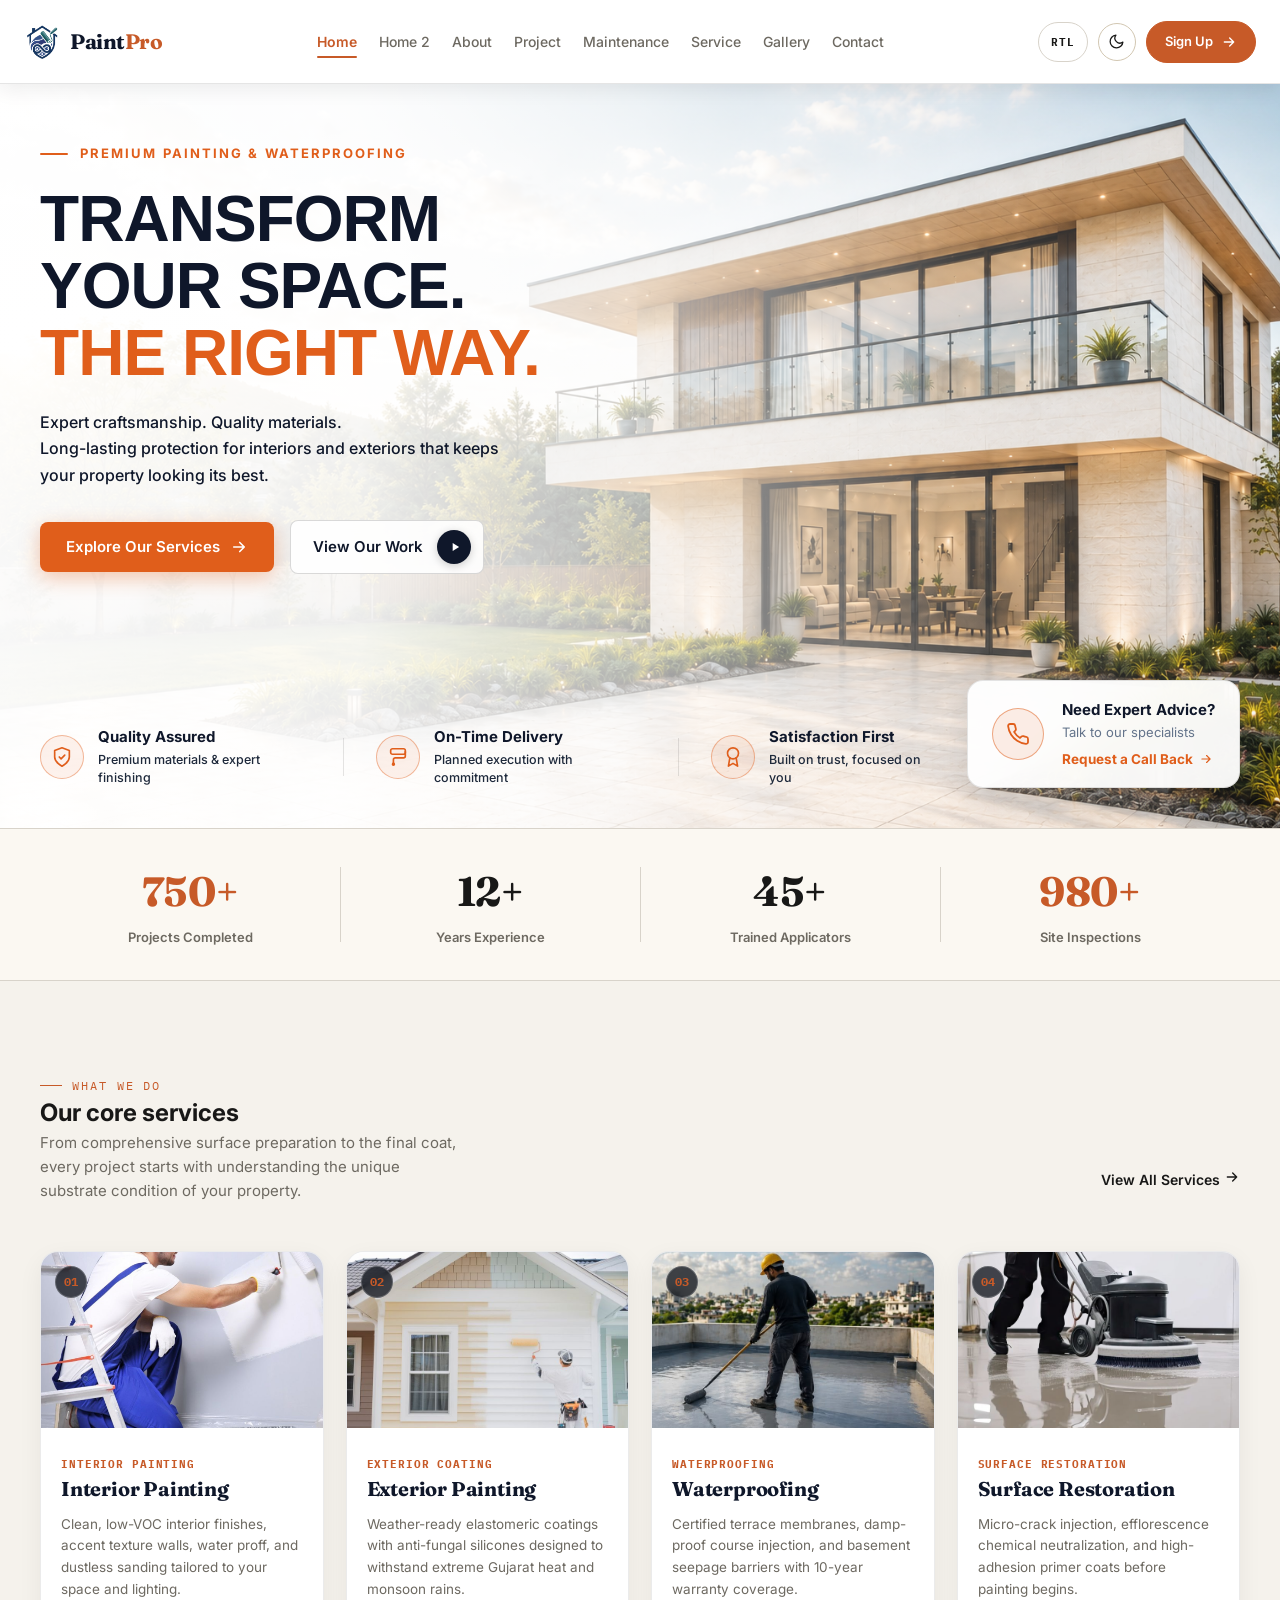
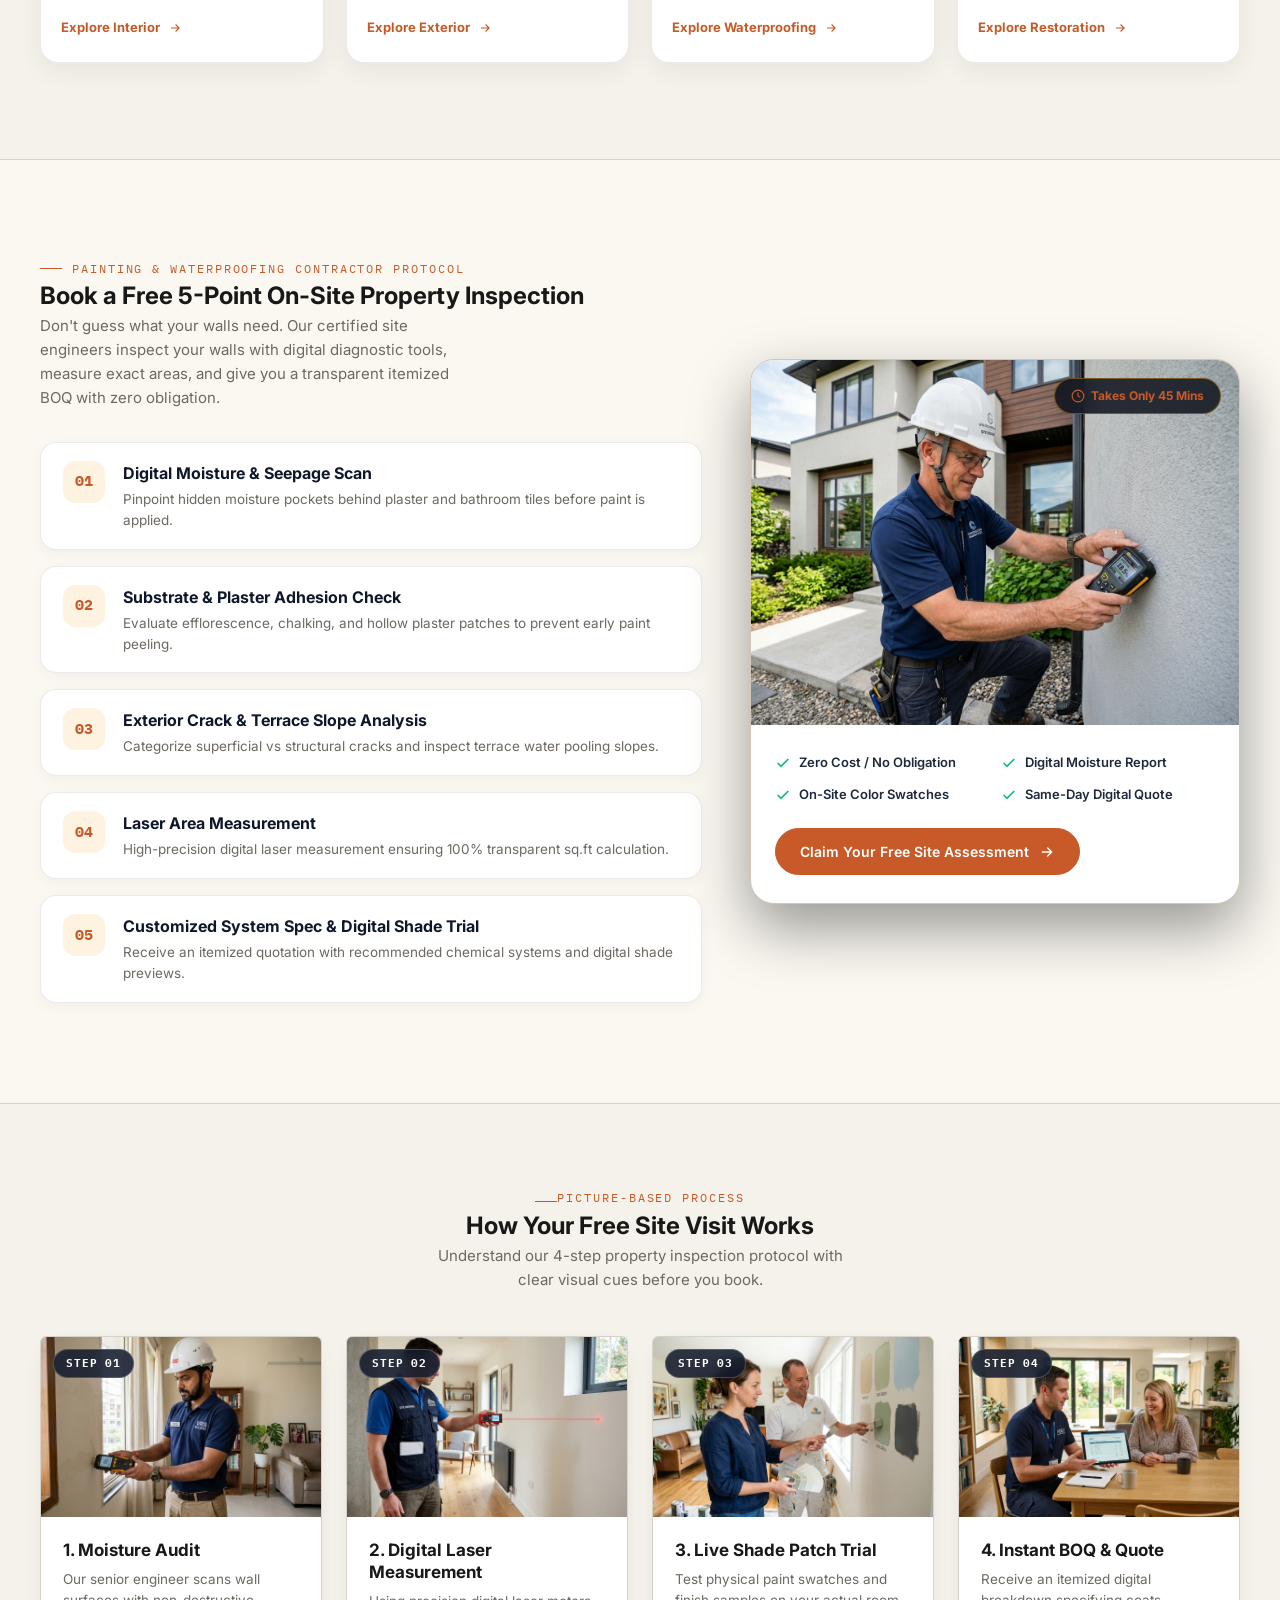
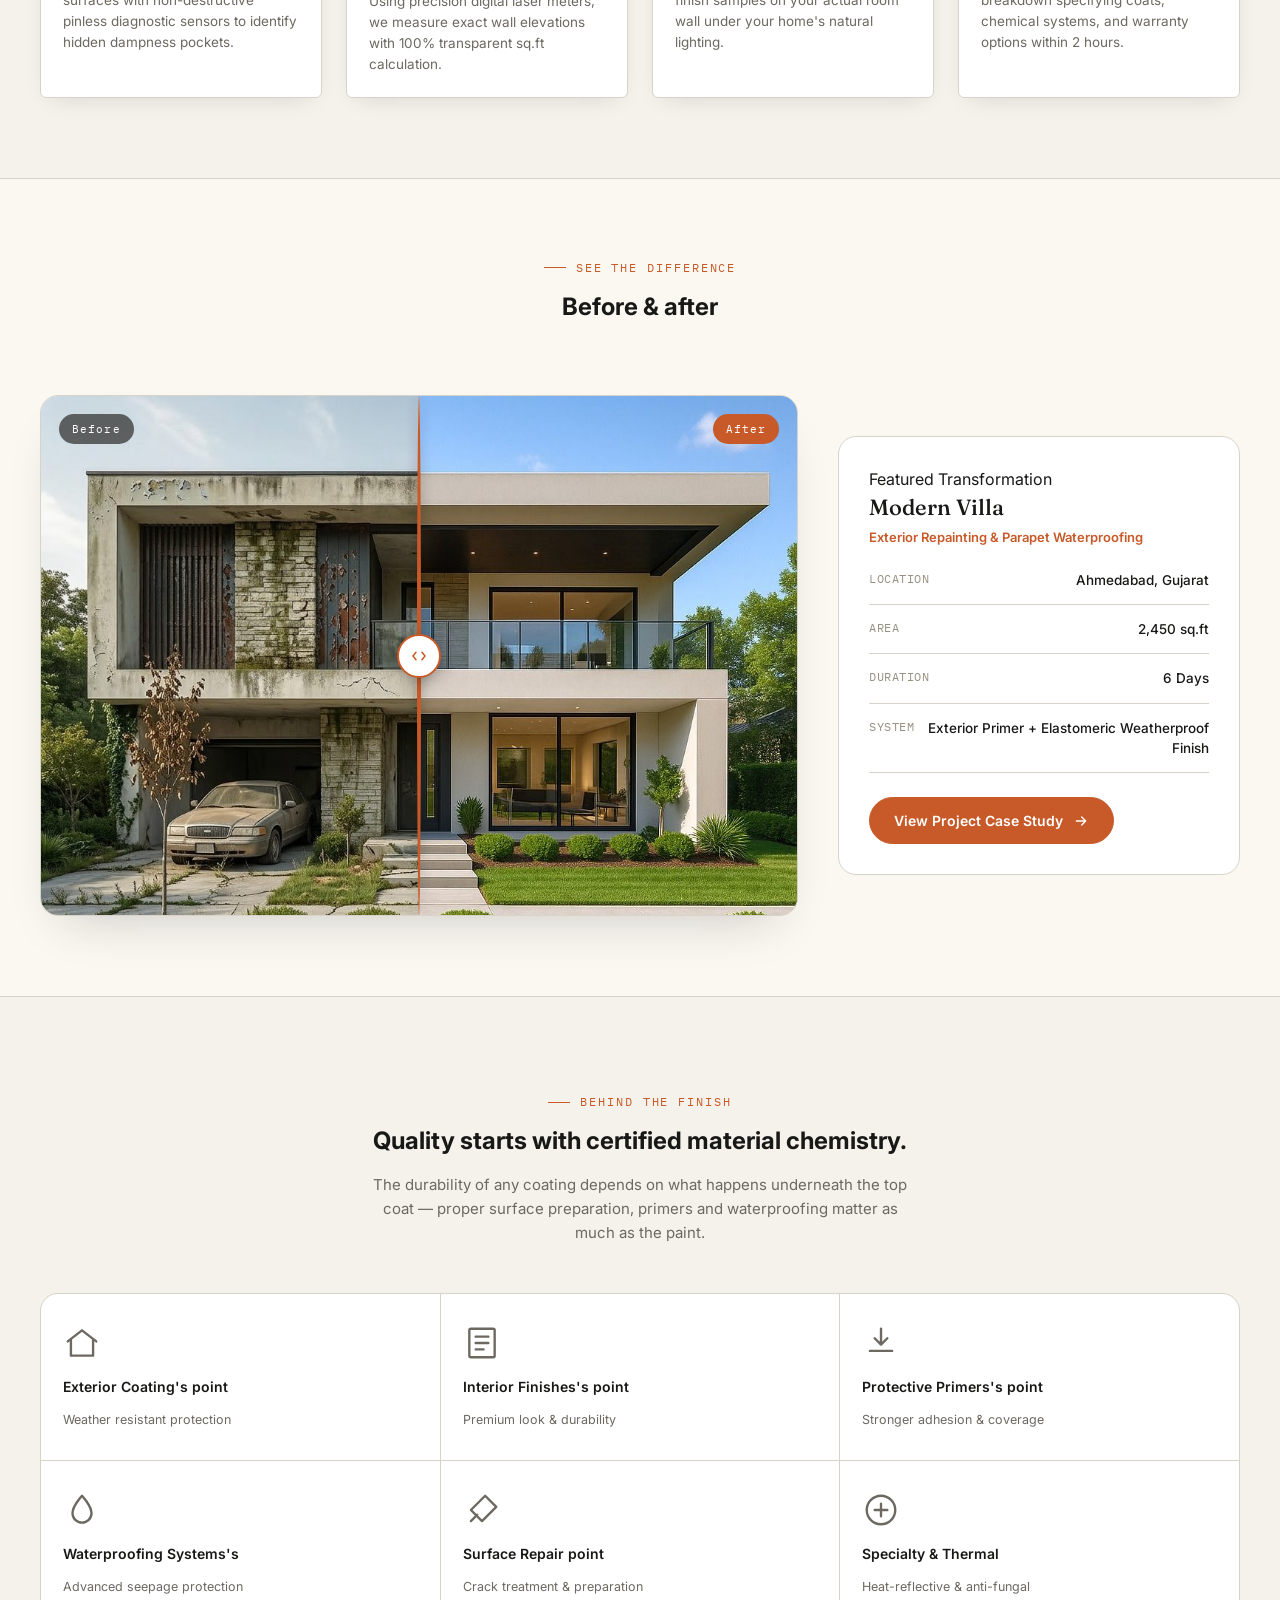
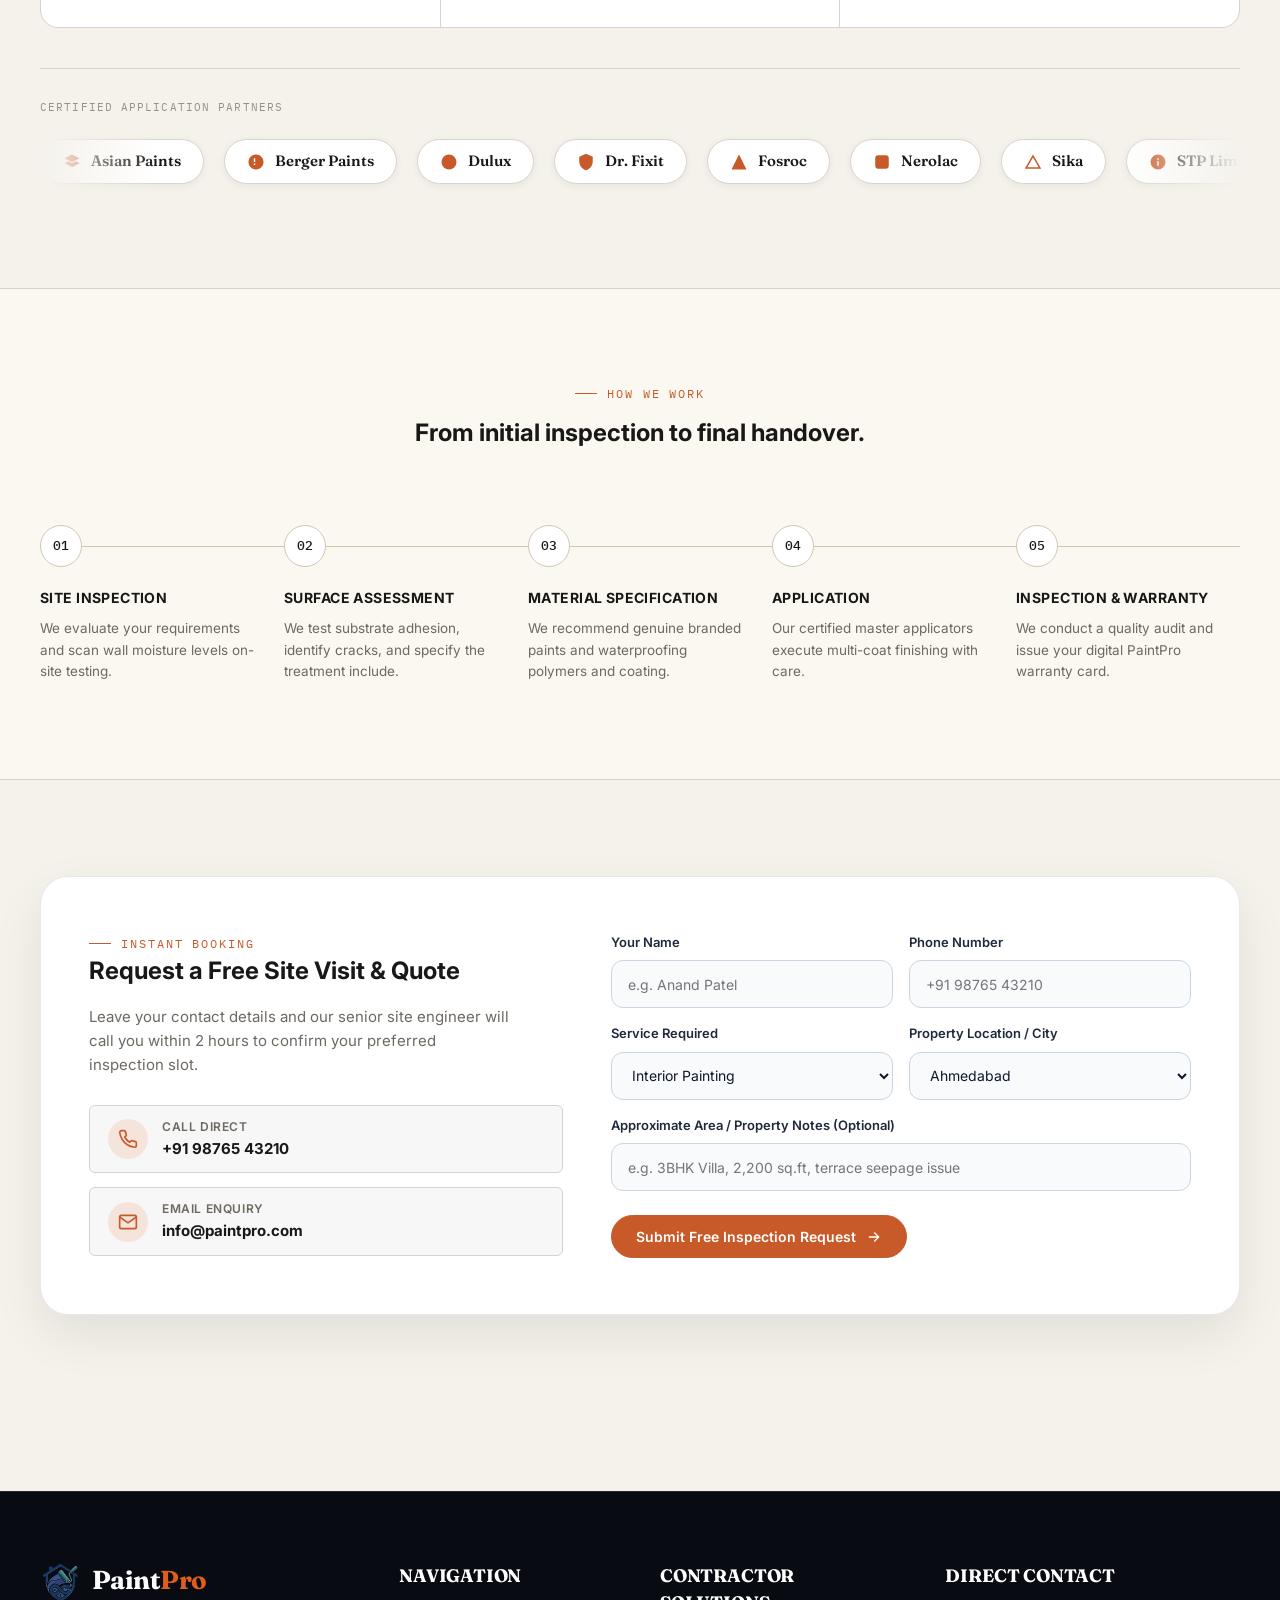
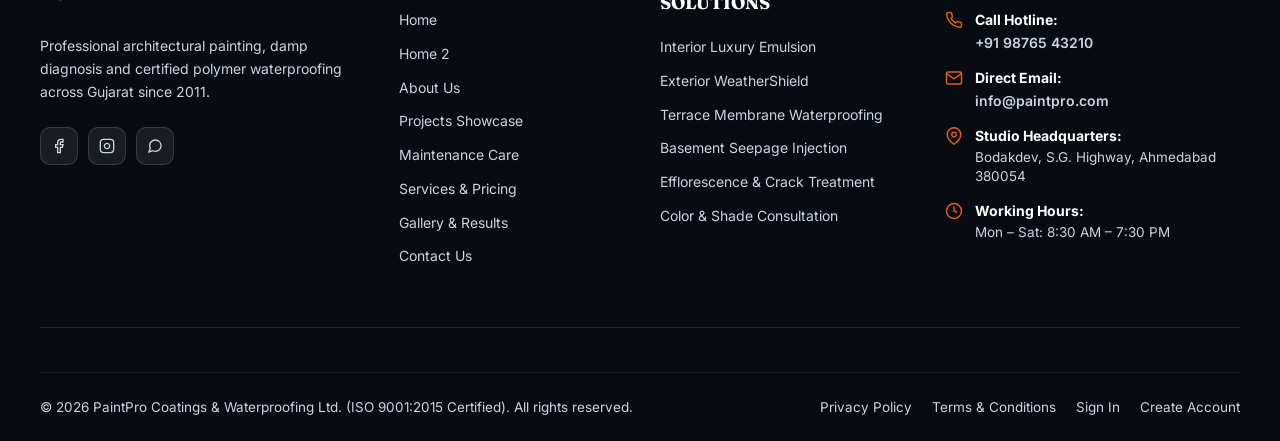
<file: index.html>
<!DOCTYPE html>
<html lang="en">
<head>
<meta charset="UTF-8">
<meta name="viewport" content="width=device-width, initial-scale=1.0">
<title>PaintPro — Premium Painting &amp; Waterproofing Contractor</title>
<meta name="description" content="Professional interior painting, exterior finishing and waterproofing designed to protect your property and deliver a lasting finish.">
<link rel="icon" type="image/png" href="Assets/Logo.png">
<link rel="apple-touch-icon" href="Assets/Logo.png">
<link rel="stylesheet" href="css/global.css">
</head>
<body>

<!-- ============ NAVIGATION ============ -->
<header class="nav" id="top" data-nav>
  <div class="container nav-inner">
    <a href="index.html" class="brand" aria-label="PaintPro">
      <img src="Assets/Logo.png" alt="PaintPro Logo" class="brand-logo-img">
      <span class="brand-name">Paint<em>Pro</em></span>
    </a>

    <nav class="nav-menu hide-mobile" aria-label="Primary">
      <a href="index.html" class="active">Home</a>
      <a href="home-2.html">Home 2</a>
      <a href="about.html">About</a>
      <a href="projects.html">Project</a>
      <a href="maintenance.html">Maintenance</a>
      <a href="services.html">Service</a>
      <a href="gallery.html">Gallery</a>
      <a href="contact.html">Contact</a>
    </nav>

    <div class="nav-right">
      <button class="rtl-toggle hide-mobile" data-rtl-toggle aria-label="Toggle text direction (LTR / RTL)">
        <span>RTL</span>
      </button>
      <button class="theme-toggle hide-mobile" data-theme-toggle aria-label="Toggle dark and light mode">
        <svg class="icon-moon" viewBox="0 0 24 24" fill="none" stroke="currentColor" stroke-width="1.8" stroke-linecap="round" stroke-linejoin="round"><path d="M21 12.8A9 9 0 1 1 11.2 3a7 7 0 0 0 9.8 9.8Z"/></svg>
        <svg class="icon-sun" viewBox="0 0 24 24" fill="none" stroke="currentColor" stroke-width="1.8" stroke-linecap="round"><circle cx="12" cy="12" r="4"/><path d="M12 2v2M12 20v2M4.9 4.9l1.4 1.4M17.7 17.7l1.4 1.4M2 12h2M20 12h2M4.9 19.1l1.4-1.4M17.7 6.3l1.4-1.4"/></svg>
      </button>
      <a href="signup.html" class="btn btn-primary hide-mobile">
        Sign Up
        <svg viewBox="0 0 24 24" fill="none" stroke="currentColor" stroke-width="2" stroke-linecap="round" stroke-linejoin="round"><path d="M5 12h14M13 6l6 6-6 6"/></svg>
      </a>
      <button class="menu-toggle" aria-label="Open menu" aria-expanded="false" data-menu-open onclick="toggleMobileMenu(event)">
        <span></span><span></span><span></span>
      </button>
    </div>
  </div>
</header>

<!-- Mobile panel -->
<div class="mobile-panel" id="mobilePanel" data-nav-overlay>
  <div class="mobile-panel-header">
    <a href="index.html" class="brand" aria-label="PaintPro">
      <img src="Assets/Logo.png" alt="PaintPro Logo" class="brand-logo-img">
      <span class="brand-name">Paint<em>Pro</em></span>
    </a>
    <button class="mobile-close-btn" data-menu-close aria-label="Close menu" onclick="toggleMobileMenu(event)">
      <svg viewBox="0 0 24 24" fill="none" stroke="currentColor" stroke-width="2"><path d="M18 6L6 18M6 6l12 12"/></svg>
    </button>
  </div>
  <div class="mobile-nav-links">
    <a href="index.html" class="active">Home</a>
    <a href="home-2.html">Home 2</a>
    <a href="about.html">About</a>
    <a href="projects.html">Project</a>
    <a href="maintenance.html">Maintenance</a>
    <a href="services.html">Service</a>
    <a href="gallery.html">Gallery</a>
    <a href="contact.html">Contact</a>
  </div>

  <div class="mobile-controls-row">
    <button class="rtl-toggle" data-rtl-toggle aria-label="Toggle text direction (LTR / RTL)"><span>RTL</span></button>
    <button class="theme-toggle" data-theme-toggle aria-label="Toggle dark and light mode">
      <svg class="icon-moon" viewBox="0 0 24 24" fill="none" stroke="currentColor" stroke-width="1.8" stroke-linecap="round" stroke-linejoin="round"><path d="M21 12.8A9 9 0 1 1 11.2 3a7 7 0 0 0 9.8 9.8Z"/></svg>
      <svg class="icon-sun" viewBox="0 0 24 24" fill="none" stroke="currentColor" stroke-width="1.8" stroke-linecap="round"><circle cx="12" cy="12" r="4"/><path d="M12 2v2M12 20v2M4.9 4.9l1.4 1.4M17.7 17.7l1.4 1.4M2 12h2M20 12h2M4.9 19.1l1.4-1.4M17.7 6.3l1.4-1.4"/></svg>
      <span>Theme</span>
    </button>
  </div>

  <div class="mobile-auth-actions">
    <a href="signup.html" class="btn btn-primary btn-block">Sign Up</a>
  </div>
</div>

<main>

  <!-- ============ HERO (EXACT MATCH REFERENCE DESIGN & TEMPLATE) ============ -->
  <section class="hero is-loaded">
    <!-- Dark Mode Hero Background Image -->
    <div class="hero-bg hero-bg-dark" aria-hidden="true">
      <img src="Assets/Home/hero1.png" alt="Modern luxury architectural villa exterior finish">
    </div>

    <!-- Light Mode Hero Background Image -->
    <div class="hero-bg hero-bg-light" aria-hidden="true">
      <img src="Assets/Home/hero2.png" alt="Bright contemporary architectural residence finish">
    </div>

    <!-- Main Content Area (Left-Aligned High Contrast Typography) -->
    <div class="container hero-content-wrap">
      <div class="hero-main-col reveal is-visible">
        <div class="hero-eyebrow-tag">
          <span class="hero-line" aria-hidden="true"></span>
          <span>PREMIUM PAINTING &amp; WATERPROOFING</span>
        </div>

        <h1 class="hero-headline">
          TRANSFORM<br>
          YOUR SPACE.<br>
          <span class="hero-headline-accent">THE RIGHT WAY.</span>
        </h1>

        <p class="hero-lead-text">
          Expert craftsmanship. Quality materials.<br>
          Long-lasting protection for interiors and exteriors that keeps your property looking its best.
        </p>

        <div class="hero-buttons-row">
          <a href="services.html" class="btn-hero-primary">
            <span>Explore Our Services</span>
            <svg viewBox="0 0 24 24" fill="none" stroke="currentColor" stroke-width="2.2" stroke-linecap="round" stroke-linejoin="round" aria-hidden="true"><path d="M5 12h14M13 6l6 6-6 6"/></svg>
          </a>

          <a href="projects.html" class="btn-hero-secondary">
            <span>View Our Work</span>
            <span class="play-icon-bubble" aria-hidden="true">
              <svg viewBox="0 0 24 24" fill="currentColor"><path d="M8 5v14l11-7z"/></svg>
            </span>
          </a>
        </div>
      </div>
    </div>

    <!-- Bottom Highlights & Floating Advisor Widget -->
    <div class="container hero-bottom-bar">
      <div class="hero-bottom-grid">
        <!-- 3 Feature Pillars -->
        <div class="hero-pillars-row reveal is-visible">
          <!-- Pillar 1 -->
          <div class="hero-pillar-item">
            <div class="hero-pillar-icon" aria-hidden="true">
              <svg viewBox="0 0 24 24" fill="none" stroke="currentColor" stroke-width="1.8" stroke-linecap="round" stroke-linejoin="round"><path d="M12 22s8-4 8-10V5l-8-3-8 3v7c0 6 8 10 8 10z"/><path d="m9 12 2 2 4-4"/></svg>
            </div>
            <div class="hero-pillar-text">
              <strong>Quality Assured</strong>
              <span>Premium materials &amp; expert finishing</span>
            </div>
          </div>

          <div class="hero-pillar-divider" aria-hidden="true"></div>

          <!-- Pillar 2 -->
          <div class="hero-pillar-item">
            <div class="hero-pillar-icon" aria-hidden="true">
              <svg viewBox="0 0 24 24" fill="none" stroke="currentColor" stroke-width="1.8" stroke-linecap="round" stroke-linejoin="round"><rect x="4" y="3" width="16" height="6" rx="2"/><path d="M20 6v5a2 2 0 0 1-2 2H9a2 2 0 0 0-2 2v5"/><circle cx="7" cy="20" r="1"/></svg>
            </div>
            <div class="hero-pillar-text">
              <strong>On-Time Delivery</strong>
              <span>Planned execution with commitment</span>
            </div>
          </div>

          <div class="hero-pillar-divider" aria-hidden="true"></div>

          <!-- Pillar 3 -->
          <div class="hero-pillar-item">
            <div class="hero-pillar-icon" aria-hidden="true">
              <svg viewBox="0 0 24 24" fill="none" stroke="currentColor" stroke-width="1.8" stroke-linecap="round" stroke-linejoin="round"><circle cx="12" cy="8" r="6"/><path d="M15.4 12.8 17 22l-5-3-5 3 1.6-9.2"/></svg>
            </div>
            <div class="hero-pillar-text">
              <strong>Satisfaction First</strong>
              <span>Built on trust, focused on you</span>
            </div>
          </div>
        </div>

        <!-- Floating Advisor Callback Card -->
        <div class="hero-advisor-card reveal is-visible">
          <div class="advisor-call-icon" aria-hidden="true">
            <svg viewBox="0 0 24 24" fill="none" stroke="currentColor" stroke-width="1.8" stroke-linecap="round" stroke-linejoin="round"><path d="M22 16.92v3a2 2 0 0 1-2.18 2 19.79 19.79 0 0 1-8.63-3.07 19.5 19.5 0 0 1-6-6 19.79 19.79 0 0 1-3.07-8.67A2 2 0 0 1 4.11 2h3a2 2 0 0 1 2 1.72 12.84 12.84 0 0 0 .7 2.81 2 2 0 0 1-.45 2.11L8.09 9.91a16 16 0 0 0 6 6l1.27-1.27a2 2 0 0 1 2.11-.45 12.84 12.84 0 0 0 2.81.7A2 2 0 0 1 22 16.92z"/></svg>
          </div>
          <div class="advisor-details">
            <strong class="advisor-head">Need Expert Advice?</strong>
            <span class="advisor-sub">Talk to our specialists</span>
            <a href="#contact" class="advisor-link-action">
              <span>Request a Call Back</span>
              <svg viewBox="0 0 24 24" fill="none" stroke="currentColor" stroke-width="2" stroke-linecap="round" stroke-linejoin="round" aria-hidden="true"><path d="M5 12h14M13 6l6 6-6 6"/></svg>
            </a>
          </div>
        </div>
      </div>
    </div>
  </section>

  <!-- ============ TRUST STATS BAND ============ -->
  <section class="stats-band">
    <div class="container">
      <div class="stats-grid">
        <div class="stat-item reveal">
          <div class="stat-value"><span class="accent" data-count="750" data-suffix="+">750+</span></div>
          <div class="stat-label">Projects Completed</div>
        </div>
        <div class="stat-item reveal">
          <div class="stat-value"><span data-count="12" data-suffix="+">12+</span></div>
          <div class="stat-label">Years Experience</div>
        </div>
        <div class="stat-item reveal">
          <div class="stat-value"><span data-count="45" data-suffix="+">45+</span></div>
          <div class="stat-label">Trained Applicators</div>
        </div>
        <div class="stat-item reveal">
          <div class="stat-value"><span class="accent" data-count="980" data-suffix="+">980+</span></div>
          <div class="stat-label">Site Inspections</div>
        </div>
      </div>
    </div>
  </section>

  <!-- ============ WHAT WE DO / 4 EQUAL CORE SERVICES ============ -->
  <section class="section" id="services">
    <div class="container">
      <div class="section-head reveal">
        <div>
          <span class="eyebrow">What we do</span>
          <h2 class="section-heading">Our core services</h2>
          <p class="section-sub">From comprehensive surface preparation to the final coat, every project starts with understanding the unique substrate condition of your property.</p>
        </div>
        <a href="services.html" class="btn btn-ghost hide-mobile">
          View All Services
          <svg viewBox="0 0 24 24" fill="none" stroke="currentColor" stroke-width="2" stroke-linecap="round" stroke-linejoin="round"><path d="M5 12h14M13 6l6 6-6 6"/></svg>
        </a>
      </div>

      <div class="services-grid-4">
        <!-- Service 01: Interior -->
        <article class="service-card-4 reveal">
          <div class="service-media-4">
            <span class="service-badge-num">01</span>
            <img src="Assets/Home/01.jpg" alt="Modern luxury living room interior with smooth designer finish">
          </div>
          <div class="service-body-4">
            <div>
              <span class="service-tag">Interior Painting</span>
              <h3 class="service-title">Interior Painting</h3>
              <p>Clean, low-VOC interior finishes, accent texture walls, water proff, and dustless sanding tailored to your space and lighting.</p>
            </div>
            <a href="services.html#interior" class="service-link">
              <span>Explore Interior</span>
              <svg viewBox="0 0 24 24" fill="none" stroke="currentColor" stroke-width="2" style="width:14px;height:14px;"><path d="M5 12h14M13 6l6 6-6 6"/></svg>
            </a>
          </div>
        </article>

        <!-- Service 02: Exterior -->
        <article class="service-card-4 reveal">
          <div class="service-media-4">
            <span class="service-badge-num">02</span>
            <img src="Assets/Home/02.jpg" alt="Modern exterior villa with weather-resistant coating">
          </div>
          <div class="service-body-4">
            <div>
              <span class="service-tag">Exterior Coating</span>
              <h3 class="service-title">Exterior Painting</h3>
              <p>Weather-ready elastomeric coatings with anti-fungal silicones designed to withstand extreme Gujarat heat and monsoon rains.</p>
            </div>
            <a href="services.html#exterior" class="service-link">
              <span>Explore Exterior</span>
              <svg viewBox="0 0 24 24" fill="none" stroke="currentColor" stroke-width="2" style="width:14px;height:14px;"><path d="M5 12h14M13 6l6 6-6 6"/></svg>
            </a>
          </div>
        </article>

        <!-- Service 03: Waterproofing -->
        <article class="service-card-4 reveal">
          <div class="service-media-4">
            <span class="service-badge-num">03</span>
            <img src="Assets/Home/03.jpg" alt="Worker applying waterproof polymer membrane on roof terrace">
          </div>
          <div class="service-body-4">
            <div>
              <span class="service-tag">Waterproofing</span>
              <h3 class="service-title">Waterproofing</h3>
              <p>Certified terrace membranes, damp-proof course injection, and basement seepage barriers with 10-year warranty coverage.</p>
            </div>
            <a href="services.html#waterproofing" class="service-link">
              <span>Explore Waterproofing</span>
              <svg viewBox="0 0 24 24" fill="none" stroke="currentColor" stroke-width="2" style="width:14px;height:14px;"><path d="M5 12h14M13 6l6 6-6 6"/></svg>
            </a>
          </div>
        </article>

        <!-- Service 04: Restoration & Prep -->
        <article class="service-card-4 reveal">
          <div class="service-media-4">
            <span class="service-badge-num">04</span>
            <img src="Assets/Home/04.jpg" alt="Professional painter repairing surface plaster and filling cracks">
          </div>
          <div class="service-body-4">
            <div>
              <span class="service-tag">Surface Restoration</span>
              <h3 class="service-title">Surface Restoration</h3>
              <p>Micro-crack injection, efflorescence chemical neutralization, and high-adhesion primer coats before painting begins.</p>
            </div>
            <a href="services.html#restoration" class="service-link">
              <span>Explore Restoration</span>
              <svg viewBox="0 0 24 24" fill="none" stroke="currentColor" stroke-width="2" style="width:14px;height:14px;"><path d="M5 12h14M13 6l6 6-6 6"/></svg>
            </a>
          </div>
        </article>
      </div>
    </div>
  </section>

  <!-- ============ NEW SECTION: 5-POINT FREE SITE VISIT & INSPECTION TRIAL ============ -->
  <section class="inspection-section" id="site-visit">
    <div class="container">
      <div class="inspection-grid">
        <div class="reveal">
          <span class="eyebrow">Painting &amp; Waterproofing Contractor Protocol</span>
          <h2 class="section-heading">Book a Free 5-Point On-Site Property Inspection</h2>
          <p class="section-sub">Don't guess what your walls need. Our certified site engineers inspect your walls with digital diagnostic tools, measure exact areas, and give you a transparent itemized BOQ with zero obligation.</p>

          <div class="inspection-steps-list">
            <!-- Step 1 -->
            <div class="inspection-step-card">
              <div class="step-badge-icon">01</div>
              <div class="step-card-content">
                <h4>Digital Moisture &amp; Seepage Scan</h4>
                <p>Pinpoint hidden moisture pockets behind plaster and bathroom tiles before paint is applied.</p>
              </div>
            </div>

            <!-- Step 2 -->
            <div class="inspection-step-card">
              <div class="step-badge-icon">02</div>
              <div class="step-card-content">
                <h4>Substrate &amp; Plaster Adhesion Check</h4>
                <p>Evaluate efflorescence, chalking, and hollow plaster patches to prevent early paint peeling.</p>
              </div>
            </div>

            <!-- Step 3 -->
            <div class="inspection-step-card">
              <div class="step-badge-icon">03</div>
              <div class="step-card-content">
                <h4>Exterior Crack &amp; Terrace Slope Analysis</h4>
                <p>Categorize superficial vs structural cracks and inspect terrace water pooling slopes.</p>
              </div>
            </div>

            <!-- Step 4 -->
            <div class="inspection-step-card">
              <div class="step-badge-icon">04</div>
              <div class="step-card-content">
                <h4>Laser Area Measurement</h4>
                <p>High-precision digital laser measurement ensuring 100% transparent sq.ft calculation.</p>
              </div>
            </div>

            <!-- Step 5 -->
            <div class="inspection-step-card">
              <div class="step-badge-icon">05</div>
              <div class="step-card-content">
                <h4>Customized System Spec &amp; Digital Shade Trial</h4>
                <p>Receive an itemized quotation with recommended chemical systems and digital shade previews.</p>
              </div>
            </div>
          </div>
        </div>

        <!-- Inspection Preview Card -->
        <div class="inspection-preview-card reveal">
          <div class="inspection-preview-media">
            <img src="Assets/Home/inspection_engineer.jpg" alt="Senior site engineer conducting digital moisture inspection on property wall">
            <div class="inspection-badge-floating">
              <svg viewBox="0 0 24 24" fill="none" stroke="currentColor" stroke-width="2" style="width:14px;height:14px;"><circle cx="12" cy="12" r="10"/><polyline points="12 6 12 12 16 14"/></svg>
              <span>Takes Only 45 Mins</span>
            </div>
          </div>
          <div class="inspection-preview-body">
            <div class="inspection-check-list">
              <div class="check-pill">
                <svg viewBox="0 0 24 24" fill="none" stroke="currentColor" stroke-width="2.5"><polyline points="20 6 9 17 4 12"/></svg>
                <span>Zero Cost / No Obligation</span>
              </div>
              <div class="check-pill">
                <svg viewBox="0 0 24 24" fill="none" stroke="currentColor" stroke-width="2.5"><polyline points="20 6 9 17 4 12"/></svg>
                <span>Digital Moisture Report</span>
              </div>
              <div class="check-pill">
                <svg viewBox="0 0 24 24" fill="none" stroke="currentColor" stroke-width="2.5"><polyline points="20 6 9 17 4 12"/></svg>
                <span>On-Site Color Swatches</span>
              </div>
              <div class="check-pill">
                <svg viewBox="0 0 24 24" fill="none" stroke="currentColor" stroke-width="2.5"><polyline points="20 6 9 17 4 12"/></svg>
                <span>Same-Day Digital Quote</span>
              </div>
            </div>
            <a href="#quote-form" class="btn btn-primary btn-block">
              Claim Your Free Site Assessment
              <svg viewBox="0 0 24 24" fill="none" stroke="currentColor" stroke-width="2" stroke-linecap="round" stroke-linejoin="round"><path d="M5 12h14M13 6l6 6-6 6"/></svg>
            </a>
          </div>
        </div>
      </div>
    </div>
  </section>

  <!-- ============ PICTURE-BASED VISUAL GUIDE FOR FREE SITE VISIT ============ -->
  <section class="visit-guide-section section" id="visit-guide">
    <div class="container">
      <div class="section-head reveal" style="text-align: center; margin-bottom: 44px;">
        <div style="max-width: 720px; margin: 0 auto;">
          <span class="eyebrow" style="display:inline-block;">Picture-Based Process</span>
          <h2 class="section-heading">How Your Free Site Visit Works</h2>
          <p class="section-sub">Understand our 4-step property inspection protocol with clear visual cues before you book.</p>
        </div>
      </div>

      <div class="visit-guide-grid">
        <!-- Card 1 -->
        <div class="visit-guide-card reveal">
          <div class="visit-card-media">
            <span class="visit-step-badge">Step 01</span>
            <img src="Assets/Home/step1_moisture.jpg" alt="Wall & Moisture Diagnostic Scan">
          </div>
          <div class="visit-card-content">
            <h3>1. Moisture Audit</h3>
            <p>Our senior engineer scans wall surfaces with non-destructive pinless diagnostic sensors to identify hidden dampness pockets.</p>
          </div>
        </div>

        <!-- Card 2 -->
        <div class="visit-guide-card reveal">
          <div class="visit-card-media">
            <span class="visit-step-badge">Step 02</span>
            <img src="Assets/Home/step2_laser.jpg" alt="Precision Laser Area Measurement">
          </div>
          <div class="visit-card-content">
            <h3>2. Digital Laser Measurement</h3>
            <p>Using precision digital laser meters, we measure exact wall elevations with 100% transparent sq.ft calculation.</p>
          </div>
        </div>

        <!-- Card 3 -->
        <div class="visit-guide-card reveal">
          <div class="visit-card-media">
            <span class="visit-step-badge">Step 03</span>
            <img src="Assets/Home/step3_swatch.jpg" alt="On-Site Shade & Finish Selection">
          </div>
          <div class="visit-card-content">
            <h3>3. Live Shade Patch Trial</h3>
            <p>Test physical paint swatches and finish samples on your actual room wall under your home's natural lighting.</p>
          </div>
        </div>

        <!-- Card 4 -->
        <div class="visit-guide-card reveal">
          <div class="visit-card-media">
            <span class="visit-step-badge">Step 04</span>
            <img src="Assets/Home/step4_quote.jpg" alt="Itemized BOQ & System Recommendation">
          </div>
          <div class="visit-card-content">
            <h3>4. Instant BOQ & Quote</h3>
            <p>Receive an itemized digital breakdown specifying coats, chemical systems, and warranty options within 2 hours.</p>
          </div>
        </div>
      </div>
    </div>
  </section>

  <!-- ============ BEFORE / AFTER PROJECT SHOWCASE ============ -->
  <section class="section section-tight" id="projects" style="background:var(--surface-2); border-top:1px solid var(--border); border-bottom:1px solid var(--border);">
    <div class="container">
      <div class="section-head-center reveal" style="margin-bottom:56px;">
        <span class="eyebrow">See the difference</span>
        <h2 class="section-heading">Before &amp; after</h2>
      </div>

      <div class="ba-wrap">
        <div class="ba-slider reveal" data-ba-slider>
          <span class="ba-label before">Before</span>
          <span class="ba-label after">After</span>
          <img class="ba-img" src="Assets/Home/mord2.jpg" alt="Villa exterior before repainting, weathered surface">
          <div class="ba-after-wrap">
            <img class="ba-img" src="Assets/Home/mord1.jpg" alt="Villa exterior after repainting, refreshed finish">
          </div>
          <div class="ba-handle">
            <div class="ba-grip">
              <svg viewBox="0 0 24 24" fill="none" stroke="currentColor" stroke-width="2" stroke-linecap="round"><path d="M8 7l-4 5 4 5M16 7l4 5-4 5"/></svg>
            </div>
          </div>
          <input type="range" min="0" max="100" value="50" class="ba-range-input" aria-label="Before and after comparison slider">
        </div>

        <div class="ba-info reveal">
          <span class="spec-tag">Featured Transformation</span>
          <h3 class="ba-info-title">Modern Villa</h3>
          <div class="ba-info-sub">Exterior Repainting &amp; Parapet Waterproofing</div>
          <div class="ba-specs">
            <div class="ba-spec-row"><span>Location</span><span>Ahmedabad, Gujarat</span></div>
            <div class="ba-spec-row"><span>Area</span><span>2,450 sq.ft</span></div>
            <div class="ba-spec-row"><span>Duration</span><span>6 Days</span></div>
            <div class="ba-spec-row"><span>System</span><span>Exterior Primer + Elastomeric Weatherproof Finish</span></div>
          </div>
          <a href="projects.html" class="btn btn-primary btn-block">
            View Project Case Study
            <svg viewBox="0 0 24 24" fill="none" stroke="currentColor" stroke-width="2" stroke-linecap="round" stroke-linejoin="round"><path d="M5 12h14M13 6l6 6-6 6"/></svg>
          </a>
        </div>
      </div>
    </div>
  </section>

  <!-- ============ MATERIALS & BRAND PARTNERS ============ -->
  <section class="section">
    <div class="container">
      <div class="section-head-center reveal" style="margin-bottom:48px;">
        <span class="eyebrow">Behind the finish</span>
        <h2 class="section-heading">Quality starts with certified material chemistry.</h2>
        <p class="section-sub" style="max-width:60ch;">The durability of any coating depends on what happens underneath the top coat — proper surface preparation, primers and waterproofing matter as much as the paint.</p>
      </div>

      <div class="materials-grid reveal">
        <div class="material-item">
          <span class="material-icon"><svg viewBox="0 0 24 24" fill="none" stroke="currentColor" stroke-width="1.5" stroke-linecap="round" stroke-linejoin="round"><path d="M3 11l9-7 9 7"/><path d="M5 10v10h14V10"/></svg></span>
          <b>Exterior Coating's point</b>
          <span>Weather resistant protection</span>
        </div>
        <div class="material-item">
          <span class="material-icon"><svg viewBox="0 0 24 24" fill="none" stroke="currentColor" stroke-width="1.5" stroke-linecap="round" stroke-linejoin="round"><rect x="4" y="3" width="16" height="18" rx="1"/><path d="M8 8h8M8 12h8M8 16h5"/></svg></span>
          <b>Interior Finishes's point</b>
          <span>Premium look &amp; durability</span>
        </div>
        <div class="material-item">
          <span class="material-icon"><svg viewBox="0 0 24 24" fill="none" stroke="currentColor" stroke-width="1.5" stroke-linecap="round" stroke-linejoin="round"><path d="M12 3v10M12 13l4-4M12 13l-4-4"/><path d="M5 17h14"/></svg></span>
          <b>Protective Primers's point</b>
          <span>Stronger adhesion &amp; coverage</span>
        </div>
        <div class="material-item">
          <span class="material-icon"><svg viewBox="0 0 24 24" fill="none" stroke="currentColor" stroke-width="1.5" stroke-linecap="round" stroke-linejoin="round"><path d="M12 3s6 6.5 6 11a6 6 0 0 1-12 0c0-4.5 6-11 6-11Z"/></svg></span>
          <b>Waterproofing Systems's</b>
          <span>Advanced seepage protection</span>
        </div>
        <div class="material-item">
          <span class="material-icon"><svg viewBox="0 0 24 24" fill="none" stroke="currentColor" stroke-width="1.5" stroke-linecap="round" stroke-linejoin="round"><path d="M14 3l7 7-9 9-7-7 9-9Z"/><path d="M9 15l-4 4"/></svg></span>
          <b>Surface Repair point</b>
          <span>Crack treatment &amp; preparation</span>
        </div>
        <div class="material-item">
          <span class="material-icon"><svg viewBox="0 0 24 24" fill="none" stroke="currentColor" stroke-width="1.5" stroke-linecap="round" stroke-linejoin="round"><circle cx="12" cy="12" r="9"/><path d="M12 8v8M8 12h8"/></svg></span>
          <b>Specialty &amp; Thermal</b>
          <span>Heat-reflective &amp; anti-fungal</span>
        </div>
      </div>

      <div class="brand-strip reveal">
        <span class="brand-strip-label">Certified Application Partners</span>
        <div class="partner-marquee">
          <div class="partner-marquee-track">
            <div class="partner-badge">
              <svg class="partner-badge-icon" viewBox="0 0 24 24" fill="currentColor"><path d="M12 2L2 7l10 5 10-5-10-5zm0 9l2.5-1.25L12 8.5l-2.5 1.25L12 11zm0 2.5l-5-2.5-5 2.5L12 18.5l10-5-5-2.5-5 2.5z"/></svg>
              <span>Asian Paints</span>
            </div>
            <div class="partner-badge">
              <svg class="partner-badge-icon" viewBox="0 0 24 24" fill="currentColor"><path d="M12 2C6.48 2 2 6.48 2 12s4.48 10 10 10 10-4.48 10-10S17.52 2 12 2zm-1 14H9v-2h2v2zm0-4H9V7h2v5z"/></svg>
              <span>Berger Paints</span>
            </div>
            <div class="partner-badge">
              <svg class="partner-badge-icon" viewBox="0 0 24 24" fill="currentColor"><circle cx="12" cy="12" r="10"/></svg>
              <span>Dulux</span>
            </div>
            <div class="partner-badge">
              <svg class="partner-badge-icon" viewBox="0 0 24 24" fill="currentColor"><path d="M12 1L3 5v6c0 5.55 3.84 10.74 9 12 5.16-1.26 9-6.45 9-12V5l-9-4z"/></svg>
              <span>Dr. Fixit</span>
            </div>
            <div class="partner-badge">
              <svg class="partner-badge-icon" viewBox="0 0 24 24" fill="currentColor"><polygon points="12 2 2 22 22 22"/></svg>
              <span>Fosroc</span>
            </div>
            <div class="partner-badge">
              <svg class="partner-badge-icon" viewBox="0 0 24 24" fill="currentColor"><rect x="3" y="3" width="18" height="18" rx="4"/></svg>
              <span>Nerolac</span>
            </div>
            <div class="partner-badge">
              <svg class="partner-badge-icon" viewBox="0 0 24 24" fill="currentColor"><path d="M12 2L1 21h22L12 2zm0 4l7.5 13h-15L12 6z"/></svg>
              <span>Sika</span>
            </div>
            <div class="partner-badge">
              <svg class="partner-badge-icon" viewBox="0 0 24 24" fill="currentColor"><path d="M12 2a10 10 0 1 0 10 10A10 10 0 0 0 12 2zm1 15h-2v-6h2zm0-8h-2V7h2z"/></svg>
              <span>STP Limited</span>
            </div>
            <!-- Duplicated track for continuous seamless scroll -->
            <div class="partner-badge">
              <svg class="partner-badge-icon" viewBox="0 0 24 24" fill="currentColor"><path d="M12 2L2 7l10 5 10-5-10-5zm0 9l2.5-1.25L12 8.5l-2.5 1.25L12 11zm0 2.5l-5-2.5-5 2.5L12 18.5l10-5-5-2.5-5 2.5z"/></svg>
              <span>Asian Paints</span>
            </div>
            <div class="partner-badge">
              <svg class="partner-badge-icon" viewBox="0 0 24 24" fill="currentColor"><path d="M12 2C6.48 2 2 6.48 2 12s4.48 10 10 10 10-4.48 10-10S17.52 2 12 2zm-1 14H9v-2h2v2zm0-4H9V7h2v5z"/></svg>
              <span>Berger Paints</span>
            </div>
            <div class="partner-badge">
              <svg class="partner-badge-icon" viewBox="0 0 24 24" fill="currentColor"><circle cx="12" cy="12" r="10"/></svg>
              <span>Dulux</span>
            </div>
            <div class="partner-badge">
              <svg class="partner-badge-icon" viewBox="0 0 24 24" fill="currentColor"><path d="M12 1L3 5v6c0 5.55 3.84 10.74 9 12 5.16-1.26 9-6.45 9-12V5l-9-4z"/></svg>
              <span>Dr. Fixit</span>
            </div>
            <div class="partner-badge">
              <svg class="partner-badge-icon" viewBox="0 0 24 24" fill="currentColor"><polygon points="12 2 2 22 22 22"/></svg>
              <span>Fosroc</span>
            </div>
            <div class="partner-badge">
              <svg class="partner-badge-icon" viewBox="0 0 24 24" fill="currentColor"><rect x="3" y="3" width="18" height="18" rx="4"/></svg>
              <span>Nerolac</span>
            </div>
            <div class="partner-badge">
              <svg class="partner-badge-icon" viewBox="0 0 24 24" fill="currentColor"><path d="M12 2L1 21h22L12 2zm0 4l7.5 13h-15L12 6z"/></svg>
              <span>Sika</span>
            </div>
            <div class="partner-badge">
              <svg class="partner-badge-icon" viewBox="0 0 24 24" fill="currentColor"><path d="M12 2a10 10 0 1 0 10 10A10 10 0 0 0 12 2zm1 15h-2v-6h2zm0-8h-2V7h2z"/></svg>
              <span>STP Limited</span>
            </div>
          </div>
        </div>
      </div>
    </div>
  </section>

  <!-- ============ PROCESS / HOW WE WORK ============ -->
  <section class="section" id="about" style="background:var(--surface-2); border-top:1px solid var(--border); border-bottom:1px solid var(--border);">
    <div class="container">
      <div class="section-head-center reveal" style="margin-bottom:60px;">
        <span class="eyebrow">How we work</span>
        <h2 class="section-heading">From initial inspection to final handover.</h2>
      </div>

      <div class="process-track">
        <div class="process-step" data-index="0">
          <div class="process-num">01</div>
          <div class="process-title">Site Inspection</div>
          <p class="process-text">We evaluate your requirements and scan wall moisture levels on-site testing.</p>
        </div>
        <div class="process-step" data-index="1">
          <div class="process-num">02</div>
          <div class="process-title">Surface Assessment</div>
          <p class="process-text">We test substrate adhesion, identify cracks, and specify the treatment include.</p>
        </div>
        <div class="process-step" data-index="2">
          <div class="process-num">03</div>
          <div class="process-title">Material Specification</div>
          <p class="process-text">We recommend genuine branded paints and waterproofing polymers and coating.</p>
        </div>
        <div class="process-step" data-index="3">
          <div class="process-num">04</div>
          <div class="process-title">Application</div>
          <p class="process-text">Our certified master applicators execute multi-coat finishing with care.</p>
        </div>
        <div class="process-step" data-index="4">
          <div class="process-num">05</div>
          <div class="process-title">Inspection &amp; Warranty</div>
          <p class="process-text">We conduct a quality audit and issue your digital PaintPro warranty card.</p>
        </div>
      </div>
    </div>
  </section>

  <!-- ============ INTERACTIVE FREE SITE VISIT & QUOTE REQUEST FORM ============ -->
  <section class="home-quote-section" id="contact">
    <div class="container">
      <div class="quote-box-wrap reveal">
        <div>
          <span class="eyebrow">Instant Booking</span>
          <h2 class="section-heading" style="margin-bottom:16px;">Request a Free Site Visit &amp; Quote</h2>
          <p class="section-sub" style="margin-bottom:28px;">Leave your contact details and our senior site engineer will call you within 2 hours to confirm your preferred inspection slot.</p>
          
          <div class="quote-contact-stack">
            <div class="quote-contact-card">
              <div class="quote-contact-icon">
                <svg viewBox="0 0 24 24" fill="none" stroke="currentColor" stroke-width="2"><path d="M22 16.92v3a2 2 0 0 1-2.18 2 19.79 19.79 0 0 1-8.63-3.07 19.5 19.5 0 0 1-6-6 19.79 19.79 0 0 1-3.07-8.67A2 2 0 0 1 4.11 2h3a2 2 0 0 1 2 1.72 12.84 12.84 0 0 0 .7 2.81 2 2 0 0 1-.45 2.11L8.09 9.91a16 16 0 0 0 6 6l1.27-1.27a2 2 0 0 1 2.11-.45 12.84 12.84 0 0 0 2.81.7A2 2 0 0 1 22 16.92z"/></svg>
              </div>
              <div class="quote-contact-info">
                <span class="quote-contact-label">Call Direct</span>
                <a href="tel:+919876543210" class="quote-contact-val">+91 98765 43210</a>
              </div>
            </div>
            <div class="quote-contact-card">
              <div class="quote-contact-icon">
                <svg viewBox="0 0 24 24" fill="none" stroke="currentColor" stroke-width="2"><path d="M4 4h16c1.1 0 2 .9 2 2v12c0 1.1-.9 2-2 2H4c-1.1 0-2-.9-2-2V6c0-1.1.9-2 2-2z"/><polyline points="22,6 12,13 2,6"/></svg>
              </div>
              <div class="quote-contact-info">
                <span class="quote-contact-label">Email Enquiry</span>
                <a href="mailto:info@paintpro.com" class="quote-contact-val">info@paintpro.com</a>
              </div>
            </div>
          </div>
        </div>

        <!-- Form -->
        <form id="homeInspectionForm" class="quote-form-grid" onsubmit="event.preventDefault(); alert('Thank you! Your inspection request has been booked. A PaintPro engineer will contact you shortly.'); this.reset();">
          <div class="form-group-custom">
            <label for="leadName">Your Name</label>
            <input type="text" id="leadName" class="form-control-custom" placeholder="e.g. Anand Patel" required>
          </div>
          <div class="form-group-custom">
            <label for="leadPhone">Phone Number</label>
            <input type="tel" id="leadPhone" class="form-control-custom" placeholder="+91 98765 43210" required>
          </div>
          <div class="form-group-custom">
            <label for="leadService">Service Required</label>
            <select id="leadService" class="form-control-custom" required>
              <option value="interior">Interior Painting</option>
              <option value="exterior">Exterior Painting</option>
              <option value="waterproofing">Terrace / Roof Waterproofing</option>
              <option value="dampness">Dampness &amp; Crack Treatment</option>
              <option value="full">Complete Home Makeover</option>
            </select>
          </div>
          <div class="form-group-custom">
            <label for="leadCity">Property Location / City</label>
            <select id="leadCity" class="form-control-custom" required>
              <option value="ahmedabad">Ahmedabad</option>
              <option value="gandhinagar">Gandhinagar</option>
              <option value="vadodara">Vadodara</option>
              <option value="surat">Surat</option>
              <option value="rajkot">Rajkot</option>
            </select>
          </div>
          <div class="form-group-custom form-full">
            <label for="leadArea">Approximate Area / Property Notes (Optional)</label>
            <input type="text" id="leadArea" class="form-control-custom" placeholder="e.g. 3BHK Villa, 2,200 sq.ft, terrace seepage issue">
          </div>
          <div class="form-full" style="margin-top:8px;">
            <button type="submit" class="btn btn-primary btn-block">
              Submit Free Inspection Request
              <svg viewBox="0 0 24 24" fill="none" stroke="currentColor" stroke-width="2" stroke-linecap="round" stroke-linejoin="round"><path d="M5 12h14M13 6l6 6-6 6"/></svg>
            </button>
          </div>
        </form>
      </div>
    </div>
  </section>

</main>

<!-- ============ HIGH-CONTRAST SITE FOOTER ============ -->
<footer class="site-footer">
  <div class="container">
    <div class="footer-grid">
      <!-- Col 1: Brand & Badge -->
      <div class="footer-brand">
        <a href="index.html" class="brand" aria-label="PaintPro" style="margin-bottom:14px;">
          <img src="Assets/Logo.png" alt="PaintPro Logo" class="brand-logo-img">
          <span class="brand-name">Paint<em>Pro</em></span>
        </a>
        <p class="footer-desc">Professional architectural painting, damp diagnosis and certified polymer waterproofing across Gujarat since 2011.</p>
        <div class="footer-social">
          <a href="#" aria-label="Facebook"><svg viewBox="0 0 24 24" fill="none" stroke="currentColor" stroke-width="2" style="width:16px;height:16px;"><path d="M18 2h-3a5 5 0 0 0-5 5v3H7v4h3v8h4v-8h3l1-4h-4V7a1 1 0 0 1 1-1h3z"/></svg></a>
          <a href="#" aria-label="Instagram"><svg viewBox="0 0 24 24" fill="none" stroke="currentColor" stroke-width="2" style="width:16px;height:16px;"><rect x="2" y="2" width="20" height="20" rx="5" ry="5"/><path d="M16 11.37A4 4 0 1 1 12.63 8 4 4 0 0 1 16 11.37z"/><line x1="17.5" y1="6.5" x2="17.51" y2="6.5"/></svg></a>
          <a href="https://wa.me/919876543210" target="_blank" rel="noopener" aria-label="WhatsApp"><svg viewBox="0 0 24 24" fill="none" stroke="currentColor" stroke-width="2" style="width:16px;height:16px;"><path d="M21 11.5a8.38 8.38 0 0 1-.9 3.8 8.5 8.5 0 0 1-7.6 4.7 8.38 8.38 0 0 1-3.8-.9L3 21l1.9-5.7a8.38 8.38 0 0 1-.9-3.8 8.5 8.5 0 0 1 4.7-7.6 8.38 8.38 0 0 1 3.8-.9h.5a8.48 8.48 0 0 1 8 8v.5z"/></svg></a>
        </div>
      </div>

      <!-- Col 2: Navigation -->
      <div class="footer-col">
        <h4>Navigation</h4>
        <ul>
          <li><a href="index.html">Home</a></li>
          <li><a href="home-2.html">Home 2</a></li>
          <li><a href="about.html">About Us</a></li>
          <li><a href="projects.html">Projects Showcase</a></li>
          <li><a href="maintenance.html">Maintenance Care</a></li>
          <li><a href="services.html">Services &amp; Pricing</a></li>
          <li><a href="gallery.html">Gallery &amp; Results</a></li>
          <li><a href="contact.html">Contact Us</a></li>
        </ul>
      </div>

      <!-- Col 3: Solutions -->
      <div class="footer-col">
        <h4>Contractor Solutions</h4>
        <ul>
          <li><a href="services.html#interior">Interior Luxury Emulsion</a></li>
          <li><a href="services.html#exterior">Exterior WeatherShield</a></li>
          <li><a href="services.html#waterproofing">Terrace Membrane Waterproofing</a></li>
          <li><a href="services.html#damp">Basement Seepage Injection</a></li>
          <li><a href="services.html#prep">Efflorescence &amp; Crack Treatment</a></li>
          <li><a href="contact.html">Color &amp; Shade Consultation</a></li>
        </ul>
      </div>

      <!-- Col 4: Contact & Studio Info -->
      <div class="footer-col">
        <h4>Direct Contact</h4>
        <div class="footer-contact-item">
          <svg viewBox="0 0 24 24" fill="none" stroke="currentColor" stroke-width="2"><path d="M22 16.92v3a2 2 0 0 1-2.18 2 19.79 19.79 0 0 1-8.63-3.07 19.5 19.5 0 0 1-6-6 19.79 19.79 0 0 1-3.07-8.67A2 2 0 0 1 4.11 2h3a2 2 0 0 1 2 1.72 12.84 12.84 0 0 0 .7 2.81 2 2 0 0 1-.45 2.11L8.09 9.91a16 16 0 0 0 6 6l1.27-1.27a2 2 0 0 1 2.11-.45 12.84 12.84 0 0 0 2.81.7A2 2 0 0 1 22 16.92z"/></svg>
          <div>
            <strong style="color:#ffffff; display:block;">Call Hotline:</strong>
            <a href="tel:+919876543210">+91 98765 43210</a>
          </div>
        </div>
        <div class="footer-contact-item">
          <svg viewBox="0 0 24 24" fill="none" stroke="currentColor" stroke-width="2"><path d="M4 4h16c1.1 0 2 .9 2 2v12c0 1.1-.9 2-2 2H4c-1.1 0-2-.9-2-2V6c0-1.1.9-2 2-2z"/><polyline points="22,6 12,13 2,6"/></svg>
          <div>
            <strong style="color:#ffffff; display:block;">Direct Email:</strong>
            <a href="mailto:info@paintpro.com">info@paintpro.com</a>
          </div>
        </div>
        <div class="footer-contact-item">
          <svg viewBox="0 0 24 24" fill="none" stroke="currentColor" stroke-width="2"><path d="M21 10c0 7-9 13-9 13s-9-6-9-13a9 9 0 0 1 18 0z"/><circle cx="12" cy="10" r="3"/></svg>
          <div>
            <strong style="color:#ffffff; display:block;">Studio Headquarters:</strong>
            <span>Bodakdev, S.G. Highway, Ahmedabad 380054</span>
          </div>
        </div>
        <div class="footer-contact-item">
          <svg viewBox="0 0 24 24" fill="none" stroke="currentColor" stroke-width="2"><circle cx="12" cy="12" r="10"/><polyline points="12 6 12 12 16 14"/></svg>
          <div>
            <strong style="color:#ffffff; display:block;">Working Hours:</strong>
            <span>Mon – Sat: 8:30 AM – 7:30 PM</span>
          </div>
        </div>
      </div>
    </div>

    <!-- Bottom Bar -->
    <div class="footer-bottom">
      <span>© 2026 PaintPro Coatings &amp; Waterproofing Ltd. (ISO 9001:2015 Certified). All rights reserved.</span>
      <div class="footer-bottom-links">
        <a href="about.html">Privacy Policy</a>
        <a href="about.html">Terms &amp; Conditions</a>
        <a href="login.html">Sign In</a>
        <a href="signup.html">Create Account</a>
      </div>
    </div>
  </div>
</footer>

<!-- ============ AUTH / LOGIN MODAL ============ -->
<div class="auth-modal-backdrop" data-auth-modal aria-hidden="true">
  <div class="auth-modal-card" role="dialog" aria-modal="true" aria-labelledby="authTitle">
    <button class="auth-modal-close" data-modal-close aria-label="Close dialog">
      <svg viewBox="0 0 24 24" fill="none" stroke="currentColor" stroke-width="2"><path d="M18 6L6 18M6 6l12 12"/></svg>
    </button>
    <div class="auth-brand">
      <span class="mark">Paint<em>Pro</em></span>
    </div>
    <h3 class="auth-title" id="authTitle">Client Portal Access</h3>
    <p class="auth-subtitle">Track project timeline, daily inspection logs, and warranty documents.</p>
    
    <div class="auth-tabs">
      <button type="button" class="auth-tab is-active" data-auth-tab="login">Sign In</button>
      <button type="button" class="auth-tab" data-auth-tab="register">New Account</button>
    </div>

    <form id="authForm" class="auth-form">
      <div class="auth-field">
        <label for="authEmail">Email or Project ID</label>
        <input type="text" id="authEmail" placeholder="client@paintpro.com" required>
      </div>
      <div class="auth-field">
        <label for="authPassword">Password / Access Key</label>
        <input type="password" id="authPassword" placeholder="••••••••" required>
      </div>
      <button type="button" id="authAutofill" class="auth-quick-fill">
        <span>Autofill Demo Client Credentials</span>
      </button>
      <button type="submit" id="authSubmit" class="auth-submit-btn">Sign In to Portal</button>
      <div id="authSuccessMsg" class="auth-msg"></div>
    </form>
  </div>
</div>

<script src="js/global.js"></script>
</body>
</html>
</file>
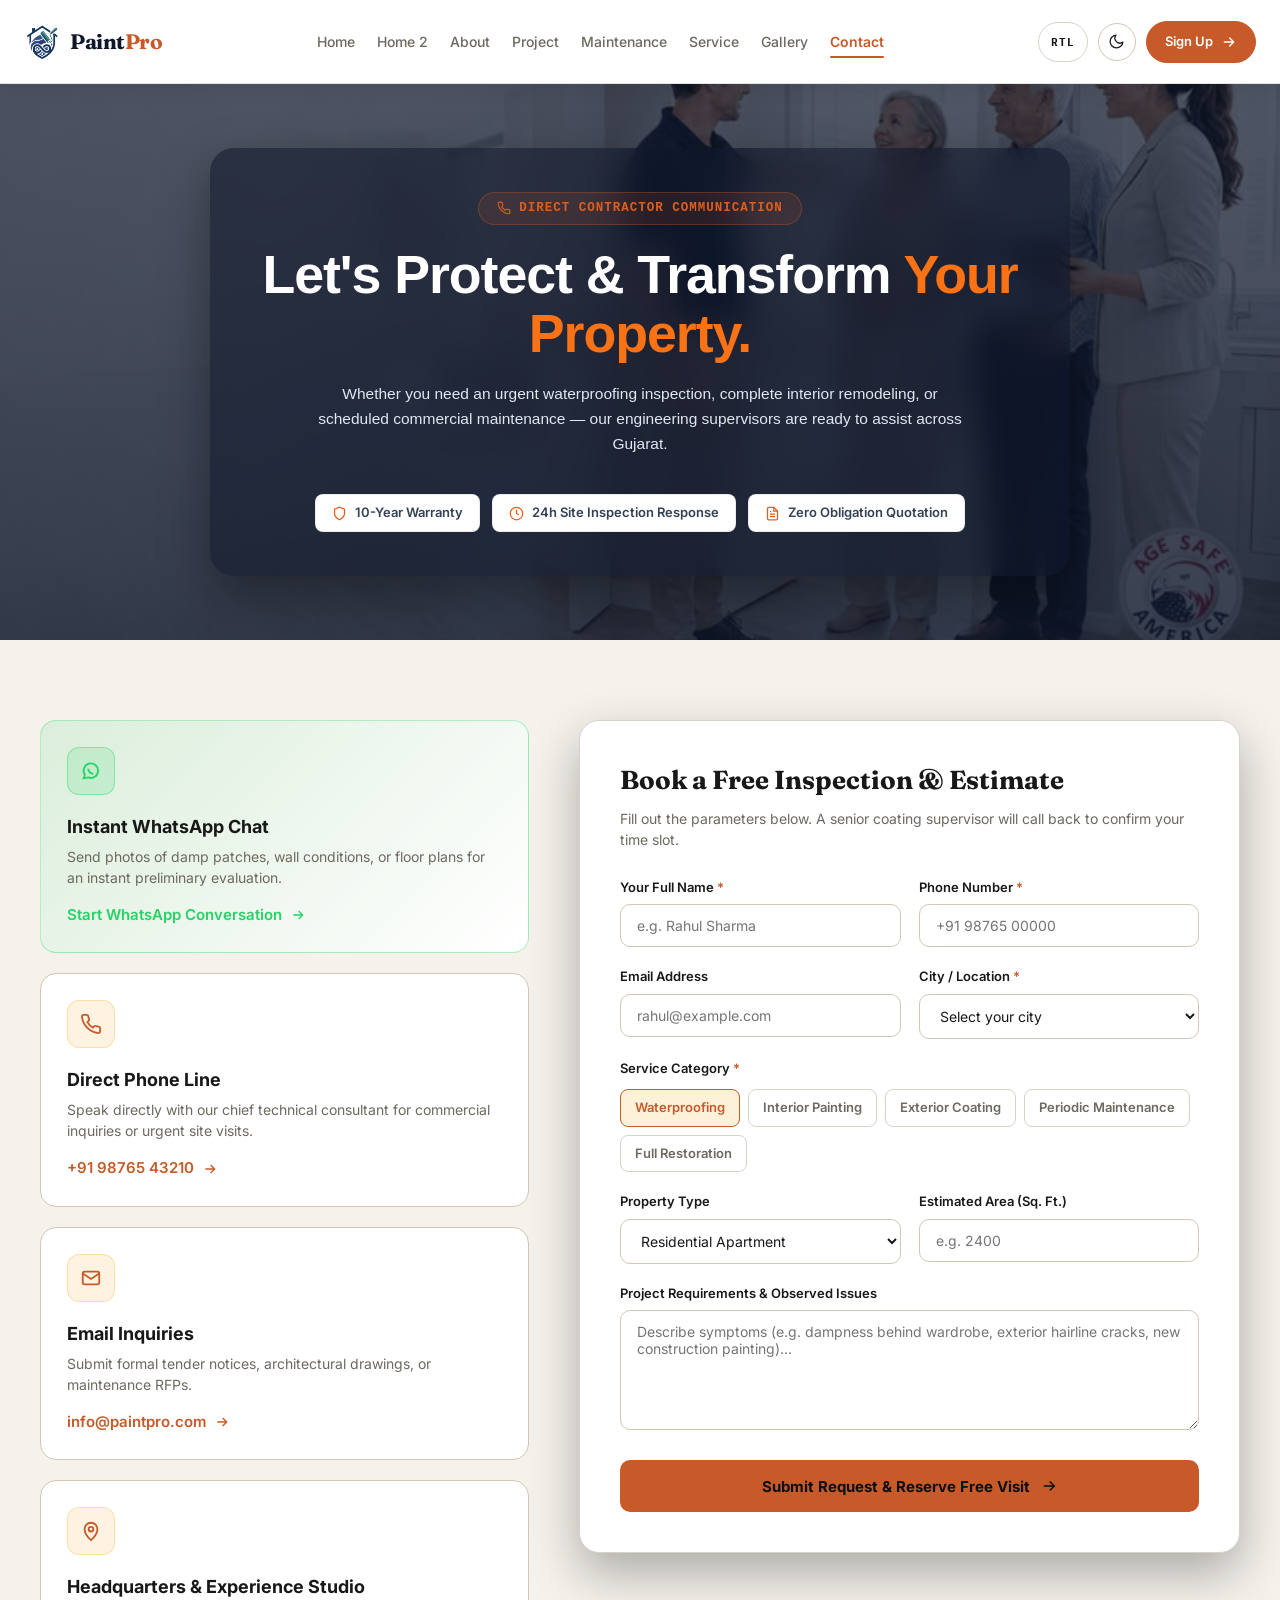
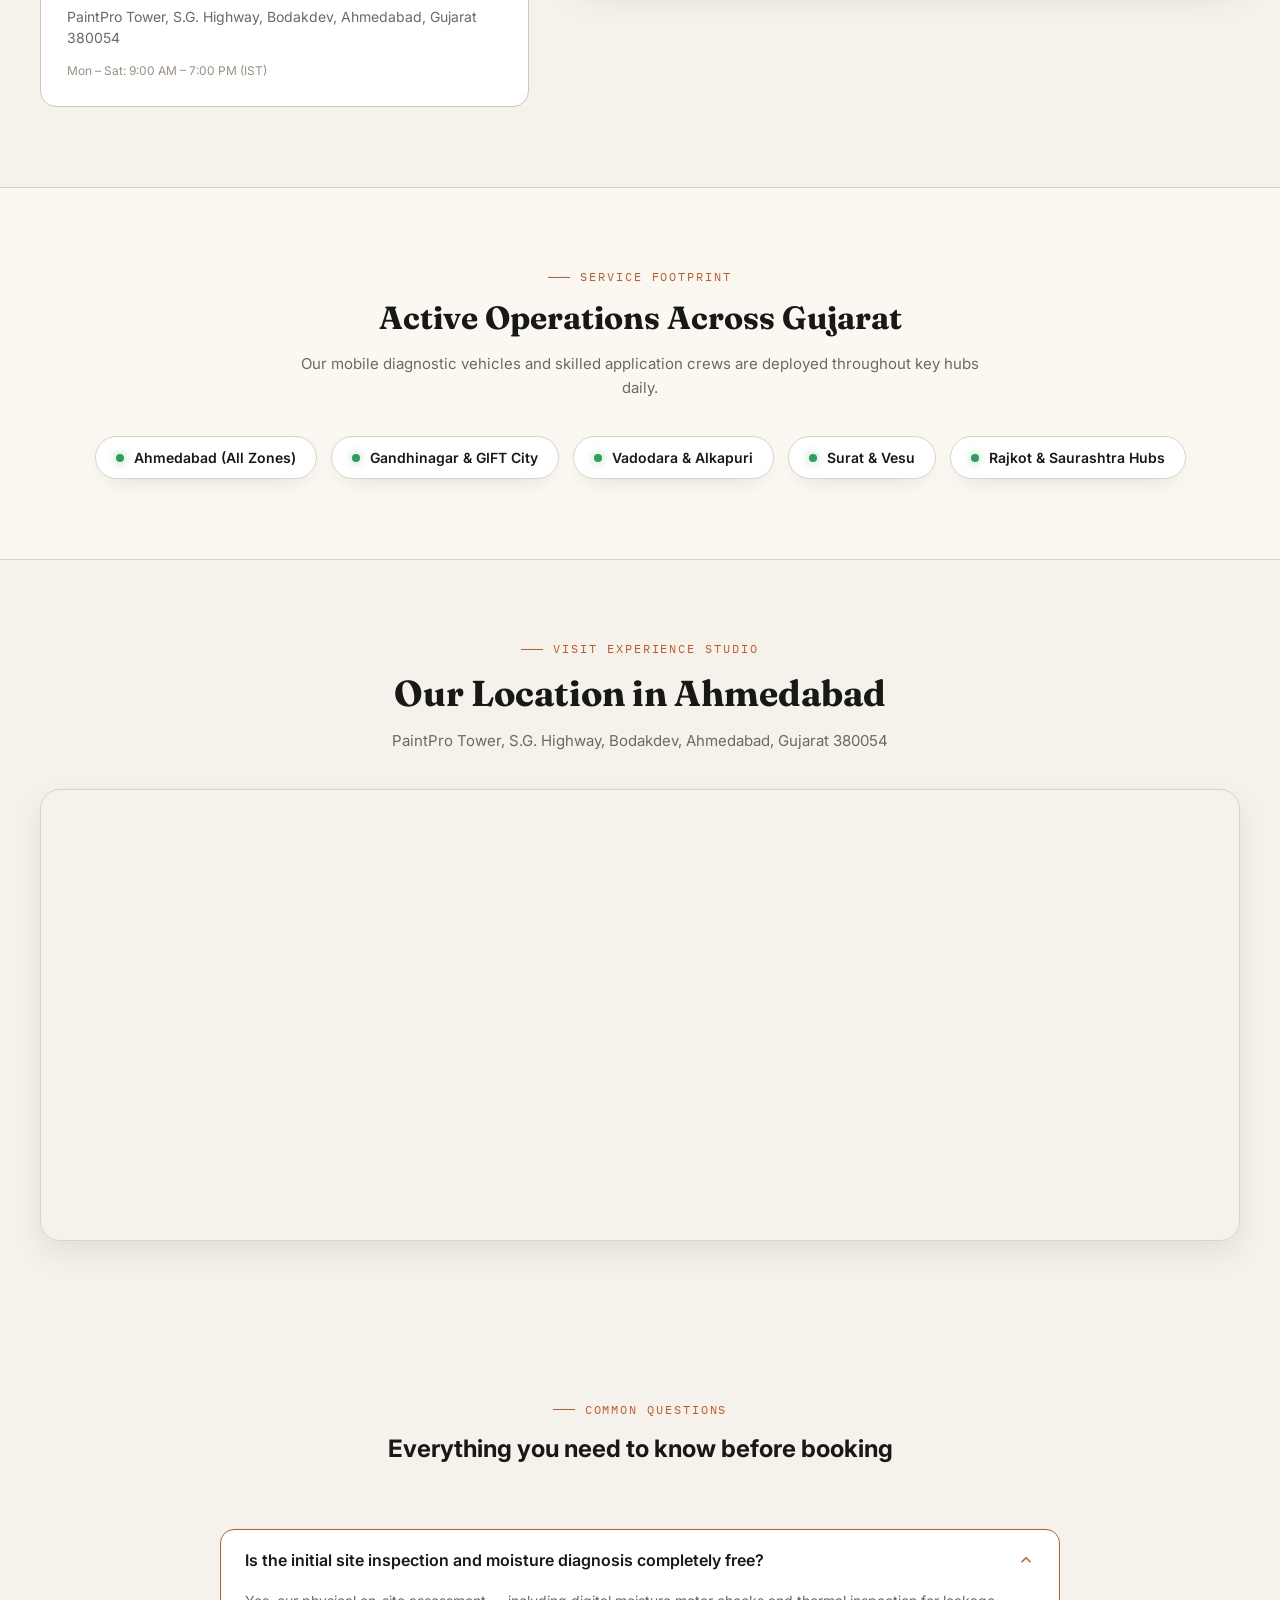
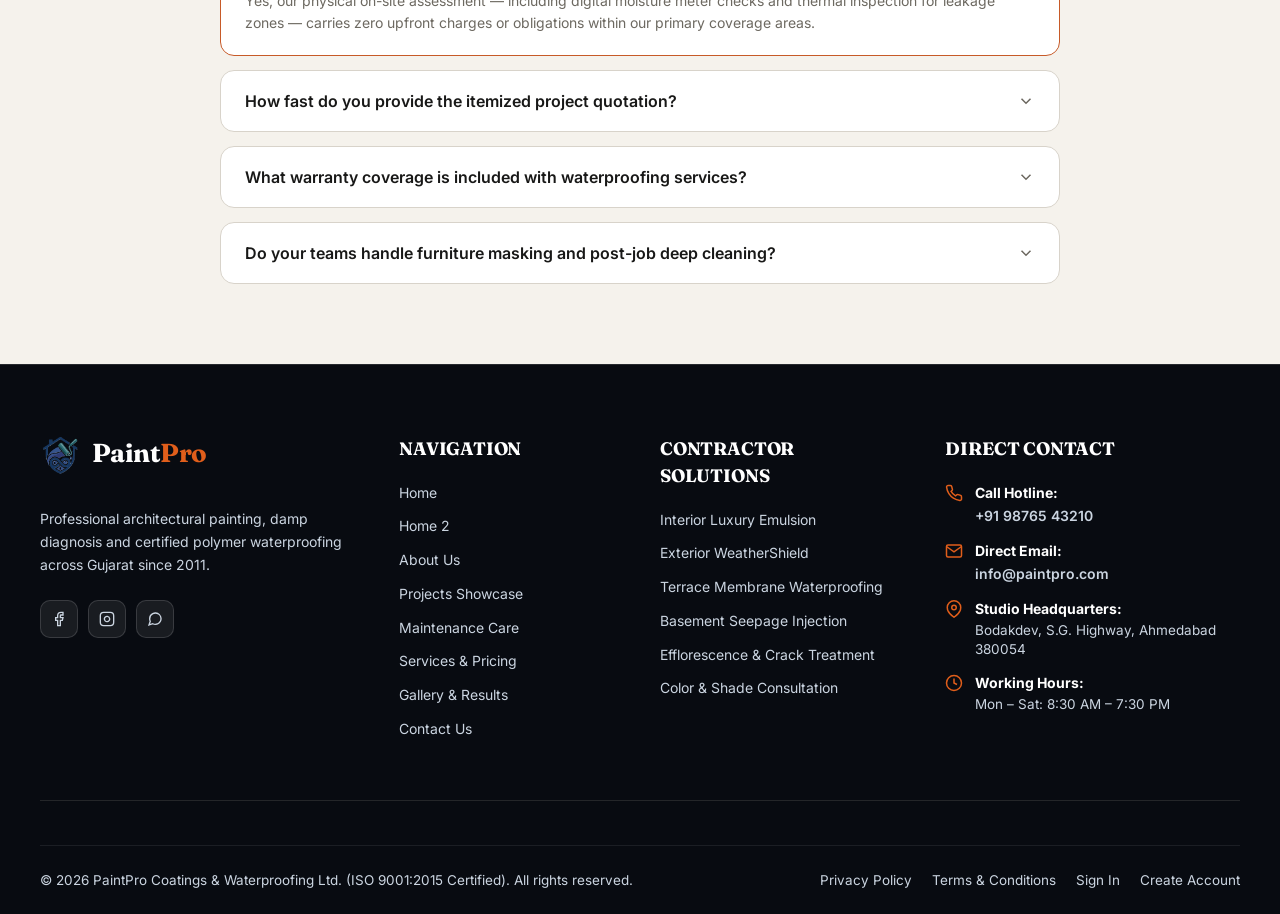
<file: contact.html>
<!DOCTYPE html>
<html lang="en">
<head>
<meta charset="UTF-8">
<meta name="viewport" content="width=device-width, initial-scale=1.0">
<title>Contact Us — PaintPro | Painting &amp; Waterproofing Specialists</title>
<meta name="description" content="Get in touch with PaintPro specialists for interior painting, exterior coatings, and advanced waterproofing. Book a free physical site visit and transparent quotation.">
<link rel="icon" type="image/png" href="Assets/Logo.png">
<link rel="apple-touch-icon" href="Assets/Logo.png">
<link rel="stylesheet" href="css/global.css">
</head>
<body>

<!-- ============ NAVIGATION ============ -->
<header class="nav" id="top" data-nav>
  <div class="container nav-inner">
    <a href="index.html" class="brand" aria-label="PaintPro">
      <img src="Assets/Logo.png" alt="PaintPro Logo" class="brand-logo-img">
      <span class="brand-name">Paint<em>Pro</em></span>
    </a>

    <nav class="nav-menu hide-mobile" aria-label="Primary">
      <a href="index.html">Home</a>
      <a href="home-2.html">Home 2</a>
      <a href="about.html">About</a>
      <a href="projects.html">Project</a>
      <a href="maintenance.html">Maintenance</a>
      <a href="services.html">Service</a>
      <a href="gallery.html">Gallery</a>
      <a href="contact.html" class="active">Contact</a>
    </nav>

    <div class="nav-right">
      <button class="rtl-toggle hide-mobile" data-rtl-toggle aria-label="Toggle text direction (LTR / RTL)">
        <span>RTL</span>
      </button>
      <button class="theme-toggle hide-mobile" data-theme-toggle aria-label="Toggle dark and light mode">
        <svg class="icon-moon" viewBox="0 0 24 24" fill="none" stroke="currentColor" stroke-width="1.8" stroke-linecap="round" stroke-linejoin="round"><path d="M21 12.8A9 9 0 1 1 11.2 3a7 7 0 0 0 9.8 9.8Z"/></svg>
        <svg class="icon-sun" viewBox="0 0 24 24" fill="none" stroke="currentColor" stroke-width="1.8" stroke-linecap="round"><circle cx="12" cy="12" r="4"/><path d="M12 2v2M12 20v2M4.9 4.9l1.4 1.4M17.7 17.7l1.4 1.4M2 12h2M20 12h2M4.9 19.1l1.4-1.4M17.7 6.3l1.4-1.4"/></svg>
      </button>
      <a href="signup.html" class="btn btn-primary hide-mobile">
        Sign Up
        <svg viewBox="0 0 24 24" fill="none" stroke="currentColor" stroke-width="2" stroke-linecap="round" stroke-linejoin="round"><path d="M5 12h14M13 6l6 6-6 6"/></svg>
      </a>
      <button class="menu-toggle" aria-label="Open menu" aria-expanded="false" data-menu-open onclick="toggleMobileMenu(event)">
        <span></span><span></span><span></span>
      </button>
    </div>
  </div>
</header>

<!-- Mobile panel -->
<div class="mobile-panel" id="mobilePanel" data-nav-overlay>
  <div class="mobile-panel-header">
    <a href="index.html" class="brand" aria-label="PaintPro">
      <img src="Assets/Logo.png" alt="PaintPro Logo" class="brand-logo-img">
      <span class="brand-name">Paint<em>Pro</em></span>
    </a>
    <button class="mobile-close-btn" data-menu-close aria-label="Close menu" onclick="toggleMobileMenu(event)">
      <svg viewBox="0 0 24 24" fill="none" stroke="currentColor" stroke-width="2"><path d="M18 6L6 18M6 6l12 12"/></svg>
    </button>
  </div>
  <div class="mobile-nav-links">
    <a href="index.html">Home</a>
    <a href="home-2.html">Home 2</a>
    <a href="about.html">About</a>
    <a href="projects.html">Project</a>
    <a href="maintenance.html">Maintenance</a>
    <a href="services.html">Service</a>
    <a href="gallery.html">Gallery</a>
    <a href="contact.html" class="active">Contact</a>
  </div>

  <div class="mobile-controls-row">
    <button class="rtl-toggle" data-rtl-toggle aria-label="Toggle text direction (LTR / RTL)"><span>RTL</span></button>
    <button class="theme-toggle" data-theme-toggle aria-label="Toggle dark and light mode">
      <svg class="icon-moon" viewBox="0 0 24 24" fill="none" stroke="currentColor" stroke-width="1.8" stroke-linecap="round" stroke-linejoin="round"><path d="M21 12.8A9 9 0 1 1 11.2 3a7 7 0 0 0 9.8 9.8Z"/></svg>
      <svg class="icon-sun" viewBox="0 0 24 24" fill="none" stroke="currentColor" stroke-width="1.8" stroke-linecap="round"><circle cx="12" cy="12" r="4"/><path d="M12 2v2M12 20v2M4.9 4.9l1.4 1.4M17.7 17.7l1.4 1.4M2 12h2M20 12h2M4.9 19.1l1.4-1.4M17.7 6.3l1.4-1.4"/></svg>
      <span>Theme</span>
    </button>
  </div>

  <div class="mobile-auth-actions">
    <a href="signup.html" class="btn btn-primary btn-block">Sign Up</a>
  </div>
</div>

<main>

  <!-- ============ HERO (CLEAN CENTERED) ============ -->
  <section class="page-centered-hero contact-hero-clean">
    <div class="container page-hero-inner reveal is-visible">
      <div class="page-hero-badge">
        <svg viewBox="0 0 24 24" fill="none" stroke="currentColor" stroke-width="2" style="width:14px;height:14px;"><path d="M22 16.92v3a2 2 0 0 1-2.18 2 19.79 19.79 0 0 1-8.63-3.07 19.5 19.5 0 0 1-6-6 19.79 19.79 0 0 1-3.07-8.67A2 2 0 0 1 4.11 2h3a2 2 0 0 1 2 1.72 12.84 12.84 0 0 0 .7 2.81 2 2 0 0 1-.45 2.11L8.09 9.91a16 16 0 0 0 6 6l1.27-1.27a2 2 0 0 1 2.11-.45 12.84 12.84 0 0 0 2.81.7A2 2 0 0 1 22 16.92z"/></svg>
        <span>Direct Contractor Communication</span>
      </div>
      <h1 class="page-hero-title">Let's Protect &amp; Transform <span class="accent-orange">Your Property.</span></h1>
      <p class="page-hero-desc">Whether you need an urgent waterproofing inspection, complete interior remodeling, or scheduled commercial maintenance — our engineering supervisors are ready to assist across Gujarat.</p>
      
      <div class="contact-badges">
        <span class="contact-badge">
          <svg viewBox="0 0 24 24" fill="none" stroke="currentColor" stroke-width="2"><path d="M12 22s8-4 8-10V5l-8-3-8 3v7c0 6 8 10 8 10z"/></svg>
          10-Year Warranty
        </span>
        <span class="contact-badge">
          <svg viewBox="0 0 24 24" fill="none" stroke="currentColor" stroke-width="2"><circle cx="12" cy="12" r="10"/><polyline points="12 6 12 12 16 14"/></svg>
          24h Site Inspection Response
        </span>
        <span class="contact-badge">
          <svg viewBox="0 0 24 24" fill="none" stroke="currentColor" stroke-width="2"><path d="M14 2H6a2 2 0 0 0-2 2v16a2 2 0 0 0 2 2h12a2 2 0 0 0 2-2V8z"/><polyline points="14 2 14 8 20 8"/><line x1="16" y1="13" x2="8" y2="13"/><line x1="16" y1="17" x2="8" y2="17"/><polyline points="10 9 9 9 8 9"/></svg>
          Zero Obligation Quotation
        </span>
      </div>
    </div>
  </section>

  <!-- ============ CONTACT MAIN SECTION ============ -->
  <section class="contact-section" id="contact-form">
    <div class="container">
      <div class="contact-grid">
        
        <!-- Left: Quick Reach & Info Cards -->
        <div class="contact-cards-col">
          
          <div class="contact-card whatsapp-highlight reveal">
            <div class="contact-card-icon">
              <svg viewBox="0 0 24 24" fill="none" stroke="currentColor" stroke-width="2"><path d="M4 20l1.3-3.9A7.9 7.9 0 1 1 8.9 19L4 20Z"/><path d="M9 9.5c0 3 2.5 5.5 5.5 5.5"/></svg>
            </div>
            <div class="contact-card-title">Instant WhatsApp Chat</div>
            <div class="contact-card-sub">Send photos of damp patches, wall conditions, or floor plans for an instant preliminary evaluation.</div>
            <a href="https://wa.me/919876543210" target="_blank" rel="noopener noreferrer" class="contact-card-action">
              <span>Start WhatsApp Conversation</span>
              <svg viewBox="0 0 24 24" fill="none" stroke="currentColor" stroke-width="2"><path d="M5 12h14M13 6l6 6-6 6"/></svg>
            </a>
          </div>

          <div class="contact-card reveal">
            <div class="contact-card-icon">
              <svg viewBox="0 0 24 24" fill="none" stroke="currentColor" stroke-width="2"><path d="M22 16.92v3a2 2 0 0 1-2.18 2 19.79 19.79 0 0 1-8.63-3.07 19.5 19.5 0 0 1-6-6 19.79 19.79 0 0 1-3.07-8.67A2 2 0 0 1 4.11 2h3a2 2 0 0 1 2 1.72 12.84 12.84 0 0 0 .7 2.81 2 2 0 0 1-.45 2.11L8.09 9.91a16 16 0 0 0 6 6l1.27-1.27a2 2 0 0 1 2.11-.45 12.84 12.84 0 0 0 2.81.7A2 2 0 0 1 22 16.92z"/></svg>
            </div>
            <div class="contact-card-title">Direct Phone Line</div>
            <div class="contact-card-sub">Speak directly with our chief technical consultant for commercial inquiries or urgent site visits.</div>
            <a href="tel:+919876543210" class="contact-card-action">
              <span>+91 98765 43210</span>
              <svg viewBox="0 0 24 24" fill="none" stroke="currentColor" stroke-width="2"><path d="M5 12h14M13 6l6 6-6 6"/></svg>
            </a>
          </div>

          <div class="contact-card reveal">
            <div class="contact-card-icon">
              <svg viewBox="0 0 24 24" fill="none" stroke="currentColor" stroke-width="2"><rect x="3" y="5" width="18" height="14" rx="2"/><path d="M3 7l9 6 9-6"/></svg>
            </div>
            <div class="contact-card-title">Email Inquiries</div>
            <div class="contact-card-sub">Submit formal tender notices, architectural drawings, or maintenance RFPs.</div>
            <a href="mailto:info@paintpro.com" class="contact-card-action">
              <span>info@paintpro.com</span>
              <svg viewBox="0 0 24 24" fill="none" stroke="currentColor" stroke-width="2"><path d="M5 12h14M13 6l6 6-6 6"/></svg>
            </a>
          </div>

          <div class="contact-card reveal">
            <div class="contact-card-icon">
              <svg viewBox="0 0 24 24" fill="none" stroke="currentColor" stroke-width="2"><path d="M12 22s7-6.4 7-12a7 7 0 1 0-14 0c0 5.6 7 12 7 12Z"/><circle cx="12" cy="10" r="2.5"/></svg>
            </div>
            <div class="contact-card-title">Headquarters &amp; Experience Studio</div>
            <div class="contact-card-sub">PaintPro Tower, S.G. Highway, Bodakdev, Ahmedabad, Gujarat 380054</div>
            <div style="font-size:12px; color:var(--text-faint); margin-top:4px;">Mon – Sat: 9:00 AM – 7:00 PM (IST)</div>
          </div>

        </div>

        <!-- Right: Inquiry / Free Inspection Form -->
        <div class="contact-form-card reveal">
          <div class="contact-form-header">
            <h2>Book a Free Inspection &amp; Estimate</h2>
            <p>Fill out the parameters below. A senior coating supervisor will call back to confirm your time slot.</p>
          </div>

          <form id="contactInquiryForm" class="form-grid">
            <div class="form-row">
              <div class="form-group">
                <label for="cName">Your Full Name <span class="req">*</span></label>
                <input type="text" id="cName" name="name" placeholder="e.g. Rahul Sharma" required>
              </div>
              <div class="form-group">
                <label for="cPhone">Phone Number <span class="req">*</span></label>
                <input type="tel" id="cPhone" name="phone" placeholder="+91 98765 00000" required>
              </div>
            </div>

            <div class="form-row">
              <div class="form-group">
                <label for="cEmail">Email Address</label>
                <input type="email" id="cEmail" name="email" placeholder="rahul@example.com">
              </div>
              <div class="form-group">
                <label for="cCity">City / Location <span class="req">*</span></label>
                <select id="cCity" name="city" required>
                  <option value="" disabled selected>Select your city</option>
                  <option value="Ahmedabad">Ahmedabad</option>
                  <option value="Gandhinagar">Gandhinagar</option>
                  <option value="Vadodara">Vadodara</option>
                  <option value="Surat">Surat</option>
                  <option value="Rajkot">Rajkot</option>
                  <option value="Other">Other Region in Gujarat</option>
                </select>
              </div>
            </div>

            <div class="form-group">
              <label>Service Category <span class="req">*</span></label>
              <div class="form-chips">
                <label class="form-chip">
                  <input type="radio" name="service" value="waterproofing" checked>
                  <span>Waterproofing</span>
                </label>
                <label class="form-chip">
                  <input type="radio" name="service" value="interior">
                  <span>Interior Painting</span>
                </label>
                <label class="form-chip">
                  <input type="radio" name="service" value="exterior">
                  <span>Exterior Coating</span>
                </label>
                <label class="form-chip">
                  <input type="radio" name="service" value="maintenance">
                  <span>Periodic Maintenance</span>
                </label>
                <label class="form-chip">
                  <input type="radio" name="service" value="restoration">
                  <span>Full Restoration</span>
                </label>
              </div>
            </div>

            <div class="form-row">
              <div class="form-group">
                <label for="cProperty">Property Type</label>
                <select id="cProperty" name="property">
                  <option value="Residential Apartment">Residential Apartment</option>
                  <option value="Independent Villa / Bungalow">Independent Villa / Bungalow</option>
                  <option value="Commercial Office / Showroom">Commercial Office / Showroom</option>
                  <option value="Industrial / Factory Unit">Industrial / Factory Unit</option>
                  <option value="Housing Society / Common Area">Housing Society / Common Area</option>
                </select>
              </div>
              <div class="form-group">
                <label for="cArea">Estimated Area (Sq. Ft.)</label>
                <input type="number" id="cArea" name="area" placeholder="e.g. 2400">
              </div>
            </div>

            <div class="form-group">
              <label for="cNotes">Project Requirements &amp; Observed Issues</label>
              <textarea id="cNotes" name="notes" placeholder="Describe symptoms (e.g. dampness behind wardrobe, exterior hairline cracks, new construction painting)..."></textarea>
            </div>

            <button type="submit" class="contact-submit-btn">
              <span>Submit Request &amp; Reserve Free Visit</span>
              <svg viewBox="0 0 24 24" fill="none" stroke="currentColor" stroke-width="2"><path d="M5 12h14M13 6l6 6-6 6"/></svg>
            </button>

            <div id="contactSuccessBanner" class="form-success-banner">
              <div style="font-weight:700; font-size:16px; margin-bottom:4px;">Inquiry Received Successfully!</div>
              <div>Thank you. A PaintPro technical supervisor will call you within 3 business hours to finalize your inspection schedule.</div>
            </div>
          </form>
        </div>

      </div>
    </div>
  </section>

  <!-- ============ COVERAGE AREA SECTION ============ -->
  <section class="coverage-section reveal">
    <div class="container">
      <div class="coverage-head">
        <span class="eyebrow">Service Footprint</span>
        <h3>Active Operations Across Gujarat</h3>
        <p>Our mobile diagnostic vehicles and skilled application crews are deployed throughout key hubs daily.</p>
      </div>
      
      <div class="coverage-chips-wrap">
        <div class="coverage-chip"><span class="coverage-chip-dot"></span> Ahmedabad (All Zones)</div>
        <div class="coverage-chip"><span class="coverage-chip-dot"></span> Gandhinagar &amp; GIFT City</div>
        <div class="coverage-chip"><span class="coverage-chip-dot"></span> Vadodara &amp; Alkapuri</div>
        <div class="coverage-chip"><span class="coverage-chip-dot"></span> Surat &amp; Vesu</div>
        <div class="coverage-chip"><span class="coverage-chip-dot"></span> Rajkot &amp; Saurashtra Hubs</div>
      </div>
    </div>
  </section>

  <!-- ============ INTERACTIVE GOOGLE MAP SECTION ============ -->
  <section class="contact-map-section reveal">
    <div class="container">
      <div class="contact-map-header text-center">
        <span class="eyebrow" style="justify-content:center;">Visit Experience Studio</span>
        <h2>Our Location in Ahmedabad</h2>
        <p>PaintPro Tower, S.G. Highway, Bodakdev, Ahmedabad, Gujarat 380054</p>
      </div>
      <div class="contact-map-frame">
        <iframe 
          src="https://www.google.com/maps/embed?pb=!1m18!1m12!1m3!1d3671.697926176767!2d72.5074218!3d23.0348713!2m3!1f0!0!2f0!3f0!3m2!1i1024!2i768!4f13.1!3m3!1m2!1s0x395e84f51e8284ad%3A0x6291a26569106096!2sS%20G%20Highway%2C%20Ahmedabad%2C%20Gujarat!5e0!3m2!1sen!2sin!4v1700000000000!5m2!1sen!2sin" 
          width="100%" 
          height="450" 
          style="border:0;" 
          allowfullscreen="" 
          loading="lazy" 
          referrerpolicy="no-referrer-when-downgrade"
          title="PaintPro Experience Studio Google Map Location">
        </iframe>
      </div>
    </div>
  </section>

  <!-- ============ FAQ SECTION ============ -->
  <section class="contact-faq-section">
    <div class="container">
      <div class="section-head-center reveal">
        <span class="eyebrow">Common Questions</span>
        <h2 class="section-heading">Everything you need to know before booking</h2>
      </div>

      <div class="faq-grid">
        <div class="faq-item is-open">
          <button type="button" class="faq-question">
            <span>Is the initial site inspection and moisture diagnosis completely free?</span>
            <svg viewBox="0 0 24 24" fill="none" stroke="currentColor" stroke-width="2"><polyline points="6 9 12 15 18 9"/></svg>
          </button>
          <div class="faq-answer">
            Yes, our physical on-site assessment — including digital moisture meter checks and thermal inspection for leakage zones — carries zero upfront charges or obligations within our primary coverage areas.
          </div>
        </div>

        <div class="faq-item">
          <button type="button" class="faq-question">
            <span>How fast do you provide the itemized project quotation?</span>
            <svg viewBox="0 0 24 24" fill="none" stroke="currentColor" stroke-width="2"><polyline points="6 9 12 15 18 9"/></svg>
          </button>
          <div class="faq-answer">
            Following the physical measurement and substrate assessment, you receive a detailed, line-by-line breakdown covering surface preparation, material grades (Asian Paints / Dr. Fixit / Berger), and labor within 24 to 48 hours.
          </div>
        </div>

        <div class="faq-item">
          <button type="button" class="faq-question">
            <span>What warranty coverage is included with waterproofing services?</span>
            <svg viewBox="0 0 24 24" fill="none" stroke="currentColor" stroke-width="2"><polyline points="6 9 12 15 18 9"/></svg>
          </button>
          <div class="faq-answer">
            Our comprehensive waterproofing packages come backed by a 5 to 10-year written performance warranty that covers membrane integrity, efflorescence prevention, and joint sealing reliability.
          </div>
        </div>

        <div class="faq-item">
          <button type="button" class="faq-question">
            <span>Do your teams handle furniture masking and post-job deep cleaning?</span>
            <svg viewBox="0 0 24 24" fill="none" stroke="currentColor" stroke-width="2"><polyline points="6 9 12 15 18 9"/></svg>
          </button>
          <div class="faq-answer">
            Absolutely. Every interior project starts with heavy-duty masking of floors, electronic appliances, and furniture, and completes with a full cleanup and spot check before handover.
          </div>
        </div>
      </div>
    </div>
  </section>

</main>

<!-- ============ HIGH-CONTRAST SITE FOOTER ============ -->
<footer class="site-footer">
  <div class="container">
    <div class="footer-grid">
      <!-- Col 1: Brand & Badge -->
      <div class="footer-brand">
        <a href="index.html" class="brand" aria-label="PaintPro" style="margin-bottom:14px;">
          <img src="Assets/Logo.png" alt="PaintPro Logo" class="brand-logo-img">
          <span class="brand-name">Paint<em>Pro</em></span>
        </a>
        <p class="footer-desc">Professional architectural painting, damp diagnosis and certified polymer waterproofing across Gujarat since 2011.</p>
        <div class="footer-social">
          <a href="#" aria-label="Facebook"><svg viewBox="0 0 24 24" fill="none" stroke="currentColor" stroke-width="2" style="width:16px;height:16px;"><path d="M18 2h-3a5 5 0 0 0-5 5v3H7v4h3v8h4v-8h3l1-4h-4V7a1 1 0 0 1 1-1h3z"/></svg></a>
          <a href="#" aria-label="Instagram"><svg viewBox="0 0 24 24" fill="none" stroke="currentColor" stroke-width="2" style="width:16px;height:16px;"><rect x="2" y="2" width="20" height="20" rx="5" ry="5"/><path d="M16 11.37A4 4 0 1 1 12.63 8 4 4 0 0 1 16 11.37z"/><line x1="17.5" y1="6.5" x2="17.51" y2="6.5"/></svg></a>
          <a href="https://wa.me/919876543210" target="_blank" rel="noopener noreferrer" aria-label="WhatsApp"><svg viewBox="0 0 24 24" fill="none" stroke="currentColor" stroke-width="2" style="width:16px;height:16px;"><path d="M21 11.5a8.38 8.38 0 0 1-.9 3.8 8.5 8.5 0 0 1-7.6 4.7 8.38 8.38 0 0 1-3.8-.9L3 21l1.9-5.7a8.38 8.38 0 0 1-.9-3.8 8.5 8.5 0 0 1 4.7-7.6 8.38 8.38 0 0 1 3.8-.9h.5a8.48 8.48 0 0 1 8 8v.5z"/></svg></a>
        </div>
      </div>

      <!-- Col 2: Navigation -->
      <div class="footer-col">
        <h4>Navigation</h4>
        <ul>
          <li><a href="index.html">Home</a></li>
          <li><a href="home-2.html">Home 2</a></li>
          <li><a href="about.html">About Us</a></li>
          <li><a href="projects.html">Projects Showcase</a></li>
          <li><a href="maintenance.html">Maintenance Care</a></li>
          <li><a href="services.html">Services &amp; Pricing</a></li>
          <li><a href="gallery.html">Gallery &amp; Results</a></li>
          <li><a href="contact.html">Contact Us</a></li>
        </ul>
      </div>

      <!-- Col 3: Solutions -->
      <div class="footer-col">
        <h4>Contractor Solutions</h4>
        <ul>
          <li><a href="services.html#interior">Interior Luxury Emulsion</a></li>
          <li><a href="services.html#exterior">Exterior WeatherShield</a></li>
          <li><a href="services.html#waterproofing">Terrace Membrane Waterproofing</a></li>
          <li><a href="services.html#damp">Basement Seepage Injection</a></li>
          <li><a href="services.html#prep">Efflorescence &amp; Crack Treatment</a></li>
          <li><a href="contact.html">Color &amp; Shade Consultation</a></li>
        </ul>
      </div>

      <!-- Col 4: Contact & Studio Info -->
      <div class="footer-col">
        <h4>Direct Contact</h4>
        <div class="footer-contact-item">
          <svg viewBox="0 0 24 24" fill="none" stroke="currentColor" stroke-width="2"><path d="M22 16.92v3a2 2 0 0 1-2.18 2 19.79 19.79 0 0 1-8.63-3.07 19.5 19.5 0 0 1-6-6 19.79 19.79 0 0 1-3.07-8.67A2 2 0 0 1 4.11 2h3a2 2 0 0 1 2 1.72 12.84 12.84 0 0 0 .7 2.81 2 2 0 0 1-.45 2.11L8.09 9.91a16 16 0 0 0 6 6l1.27-1.27a2 2 0 0 1 2.11-.45 12.84 12.84 0 0 0 2.81.7A2 2 0 0 1 22 16.92z"/></svg>
          <div>
            <strong style="color:#ffffff; display:block;">Call Hotline:</strong>
            <a href="tel:+919876543210">+91 98765 43210</a>
          </div>
        </div>
        <div class="footer-contact-item">
          <svg viewBox="0 0 24 24" fill="none" stroke="currentColor" stroke-width="2"><path d="M4 4h16c1.1 0 2 .9 2 2v12c0 1.1-.9 2-2 2H4c-1.1 0-2-.9-2-2V6c0-1.1.9-2 2-2z"/><polyline points="22,6 12,13 2,6"/></svg>
          <div>
            <strong style="color:#ffffff; display:block;">Direct Email:</strong>
            <a href="mailto:info@paintpro.com">info@paintpro.com</a>
          </div>
        </div>
        <div class="footer-contact-item">
          <svg viewBox="0 0 24 24" fill="none" stroke="currentColor" stroke-width="2"><path d="M21 10c0 7-9 13-9 13s-9-6-9-13a9 9 0 0 1 18 0z"/><circle cx="12" cy="10" r="3"/></svg>
          <div>
            <strong style="color:#ffffff; display:block;">Studio Headquarters:</strong>
            <span>Bodakdev, S.G. Highway, Ahmedabad 380054</span>
          </div>
        </div>
        <div class="footer-contact-item">
          <svg viewBox="0 0 24 24" fill="none" stroke="currentColor" stroke-width="2"><circle cx="12" cy="12" r="10"/><polyline points="12 6 12 12 16 14"/></svg>
          <div>
            <strong style="color:#ffffff; display:block;">Working Hours:</strong>
            <span>Mon – Sat: 8:30 AM – 7:30 PM</span>
          </div>
        </div>
      </div>
    </div>

    <!-- Bottom Bar -->
    <div class="footer-bottom">
      <span>© 2026 PaintPro Coatings &amp; Waterproofing Ltd. (ISO 9001:2015 Certified). All rights reserved.</span>
      <div class="footer-bottom-links">
        <a href="about.html">Privacy Policy</a>
        <a href="about.html">Terms &amp; Conditions</a>
        <a href="login.html">Sign In</a>
        <a href="signup.html">Create Account</a>
      </div>
    </div>
  </div>
</footer>

<!-- ============ AUTH / LOGIN MODAL ============ -->
<div class="auth-modal-backdrop" data-auth-modal aria-hidden="true">
  <div class="auth-modal-card" role="dialog" aria-modal="true" aria-labelledby="authTitle">
    <button class="auth-modal-close" data-modal-close aria-label="Close dialog">
      <svg viewBox="0 0 24 24" fill="none" stroke="currentColor" stroke-width="2"><path d="M18 6L6 18M6 6l12 12"/></svg>
    </button>
    <div class="auth-brand">
      <span class="mark">Paint<em>Pro</em></span>
    </div>
    <h3 class="auth-title" id="authTitle">Client Portal Access</h3>
    <p class="auth-subtitle">Track project timeline, daily inspection logs, and warranty documents.</p>
    
    <div class="auth-tabs">
      <button type="button" class="auth-tab is-active" data-auth-tab="login">Sign In</button>
      <button type="button" class="auth-tab" data-auth-tab="register">New Account</button>
    </div>

    <form id="authForm" class="auth-form">
      <div class="auth-field">
        <label for="authEmail">Email or Project ID</label>
        <input type="text" id="authEmail" placeholder="client@paintpro.com" required>
      </div>
      <div class="auth-field">
        <label for="authPassword">Password / Access Key</label>
        <input type="password" id="authPassword" placeholder="••••••••" required>
      </div>
      <button type="button" id="authAutofill" class="auth-quick-fill">
        <span>Autofill Demo Client Credentials</span>
      </button>
      <button type="submit" id="authSubmit" class="auth-submit-btn">Sign In to Portal</button>
      <div id="authSuccessMsg" class="auth-msg"></div>
    </form>
  </div>
</div>

<script src="js/global.js"></script>
</body>
</html>
</file>
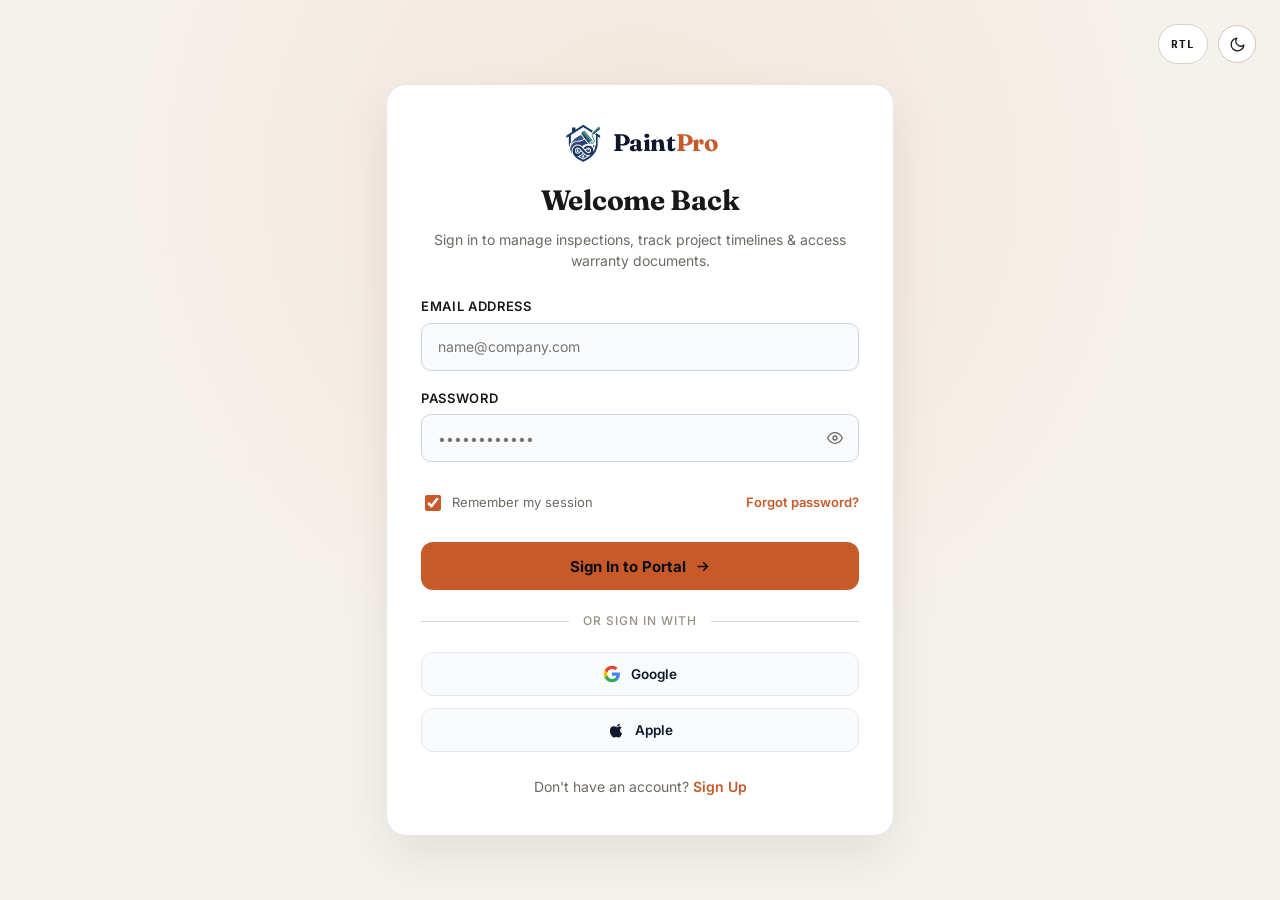
<file: login.html>
<!DOCTYPE html>
<html lang="en" data-theme="dark">
<head>
<meta charset="UTF-8">
<meta name="viewport" content="width=device-width, initial-scale=1.0">
<title>Sign In — PaintPro Client &amp; Contractor Portal</title>
<meta name="description" content="Sign in to your PaintPro portal to manage active property painting projects, download warranty certificates, and book site inspections.">
<link rel="icon" type="image/png" href="Assets/Logo.png">
<link rel="apple-touch-icon" href="Assets/Logo.png">
<link rel="stylesheet" href="css/global.css">
<link rel="preconnect" href="https://fonts.googleapis.com">
<link rel="preconnect" href="https://fonts.gstatic.com" crossorigin>
<link href="https://fonts.googleapis.com/css2?family=Outfit:wght@400;500;600;700;800&family=Playfair+Display:ital,wght@0,600;0,700;1,600&family=JetBrains+Mono:wght@400;500;600&display=swap" rel="stylesheet">
</head>
<body>

<!-- ============ SIGN IN MAIN ============ -->
<main class="auth-page-wrap">
  <!-- Top Right Controls (RTL & Theme) -->
  <header class="auth-top-bar">
    <div class="auth-top-right">
      <button class="rtl-toggle" data-rtl-toggle aria-label="Toggle text direction (LTR / RTL)">
        <span>RTL</span>
      </button>
      <button class="theme-toggle" data-theme-toggle aria-label="Toggle dark and light mode">
        <svg class="icon-moon" viewBox="0 0 24 24" fill="none" stroke="currentColor" stroke-width="1.8" stroke-linecap="round" stroke-linejoin="round"><path d="M21 12.8A9 9 0 1 1 11.2 3a7 7 0 0 0 9.8 9.8Z"/></svg>
        <svg class="icon-sun" viewBox="0 0 24 24" fill="none" stroke="currentColor" stroke-width="1.8" stroke-linecap="round"><circle cx="12" cy="12" r="4"/><path d="M12 2v2M12 20v2M4.9 4.9l1.4 1.4M17.7 17.7l1.4 1.4M2 12h2M20 12h2M4.9 19.1l1.4-1.4M17.7 6.3l1.4-1.4"/></svg>
      </button>
    </div>
  </header>

  <div class="auth-container">
    <div class="auth-card">
      <div class="auth-header">
        <a href="index.html" class="auth-brand-center" aria-label="PaintPro Home">
          <img src="Assets/Logo.png" alt="PaintPro Logo" class="auth-logo-img">
          <span class="brand-name">Paint<em>Pro</em></span>
        </a>
        <h1 class="auth-title">Welcome Back</h1>
        <p class="auth-subtitle">Sign in to manage inspections, track project timelines &amp; access warranty documents.</p>
      </div>

      <!-- Email / Password Form -->
      <form id="loginForm" class="auth-form">
        <div class="auth-field">
          <label for="loginEmail">Email Address</label>
          <div class="auth-input-wrapper">
            <input type="email" id="loginEmail" class="auth-input" placeholder="name@company.com" required autocomplete="email">
          </div>
        </div>

        <div class="auth-field">
          <label for="loginPassword">Password</label>
          <div class="auth-input-wrapper">
            <input type="password" id="loginPassword" class="auth-input" placeholder="••••••••••••" required autocomplete="current-password">
            <button type="button" class="pwd-toggle-btn" data-pwd-toggle aria-label="Toggle password visibility">
              <svg viewBox="0 0 24 24" fill="none" stroke="currentColor" stroke-width="2"><path d="M1 12s4-8 11-8 11 8 11 8-4 8-11 8-11-8-11-8z"/><circle cx="12" cy="12" r="3"/></svg>
            </button>
          </div>
        </div>

        <div class="auth-row-between" style="margin: 12px 0 10px; display: flex; justify-content: space-between; align-items: center; flex-wrap: wrap; gap: 8px;">
          <label class="auth-checkbox-label">
            <input type="checkbox" checked>
            <span>Remember my session</span>
          </label>
          <a href="contact.html" class="auth-link">Forgot password?</a>
        </div>

        <button type="submit" class="btn-auth-submit">
          Sign In to Portal
          <svg viewBox="0 0 24 24" fill="none" stroke="currentColor" stroke-width="2.2" style="width:17px;height:17px;"><path d="M5 12h14M13 6l6 6-6 6"/></svg>
        </button>
      </form>

      <!-- Divider -->
      <div class="auth-divider">
        <span>Or sign in with</span>
      </div>

      <!-- Third-Party Social Login (After Login Button) -->
      <div class="social-auth-grid">
        <button type="button" class="social-auth-btn" data-social-auth="Google">
          <svg viewBox="0 0 24 24">
            <path fill="#4285F4" d="M22.56 12.25c0-.78-.07-1.53-.2-2.25H12v4.26h5.92c-.26 1.37-1.04 2.53-2.21 3.31v2.77h3.57c2.08-1.92 3.28-4.74 3.28-8.09z"/>
            <path fill="#34A853" d="M12 23c2.97 0 5.46-.98 7.28-2.66l-3.57-2.77c-.98.66-2.23 1.06-3.71 1.06-2.86 0-5.29-1.93-6.16-4.53H2.18v2.84C3.99 20.53 7.7 23 12 23z"/>
            <path fill="#FBBC05" d="M5.84 14.09c-.22-.66-.35-1.36-.35-2.09s.13-1.43.35-2.09V7.06H2.18C1.43 8.55 1 10.22 1 12s.43 3.45 1.18 4.94l2.85-2.22.81-.63z"/>
            <path fill="#EA4335" d="M12 5.38c1.62 0 3.06.56 4.21 1.64l3.15-3.15C17.45 2.09 14.97 1 12 1 7.7 1 3.99 3.47 2.18 7.06l3.66 2.84c.87-2.6 3.3-4.52 6.16-4.52z"/>
          </svg>
          Google
        </button>

        <button type="button" class="social-auth-btn" data-social-auth="Apple">
          <svg viewBox="0 0 24 24" fill="currentColor">
            <path d="M18.71 19.5c-.83 1.24-1.71 2.45-3.05 2.47-1.34.03-1.77-.79-3.29-.79-1.53 0-2 .77-3.27.82-1.31.05-2.3-1.32-3.14-2.53C4.25 17 2.94 12.45 4.7 9.39c.87-1.52 2.43-2.48 4.12-2.51 1.28-.02 2.5.87 3.29.87.78 0 2.26-1.07 3.81-.91.65.03 2.47.26 3.64 1.98-.09.06-2.17 1.28-2.15 3.81.03 3.02 2.65 4.03 2.68 4.04-.03.07-.42 1.44-1.38 2.83M15.97 6.85c.65-.82 1.1-1.97.98-3.13-1 .04-2.2.67-2.91 1.49-.63.73-1.18 1.89-1.03 3.01 1.12.09 2.26-.58 2.96-1.37z"/>
          </svg>
          Apple
        </button>
      </div>

      <div class="auth-footer-prompt">
        Don't have an account? <a href="signup.html" class="auth-link">Sign Up</a>
      </div>
    </div>
  </div>
</main>


<script src="js/global.js"></script>
</body>
</html>
</file>
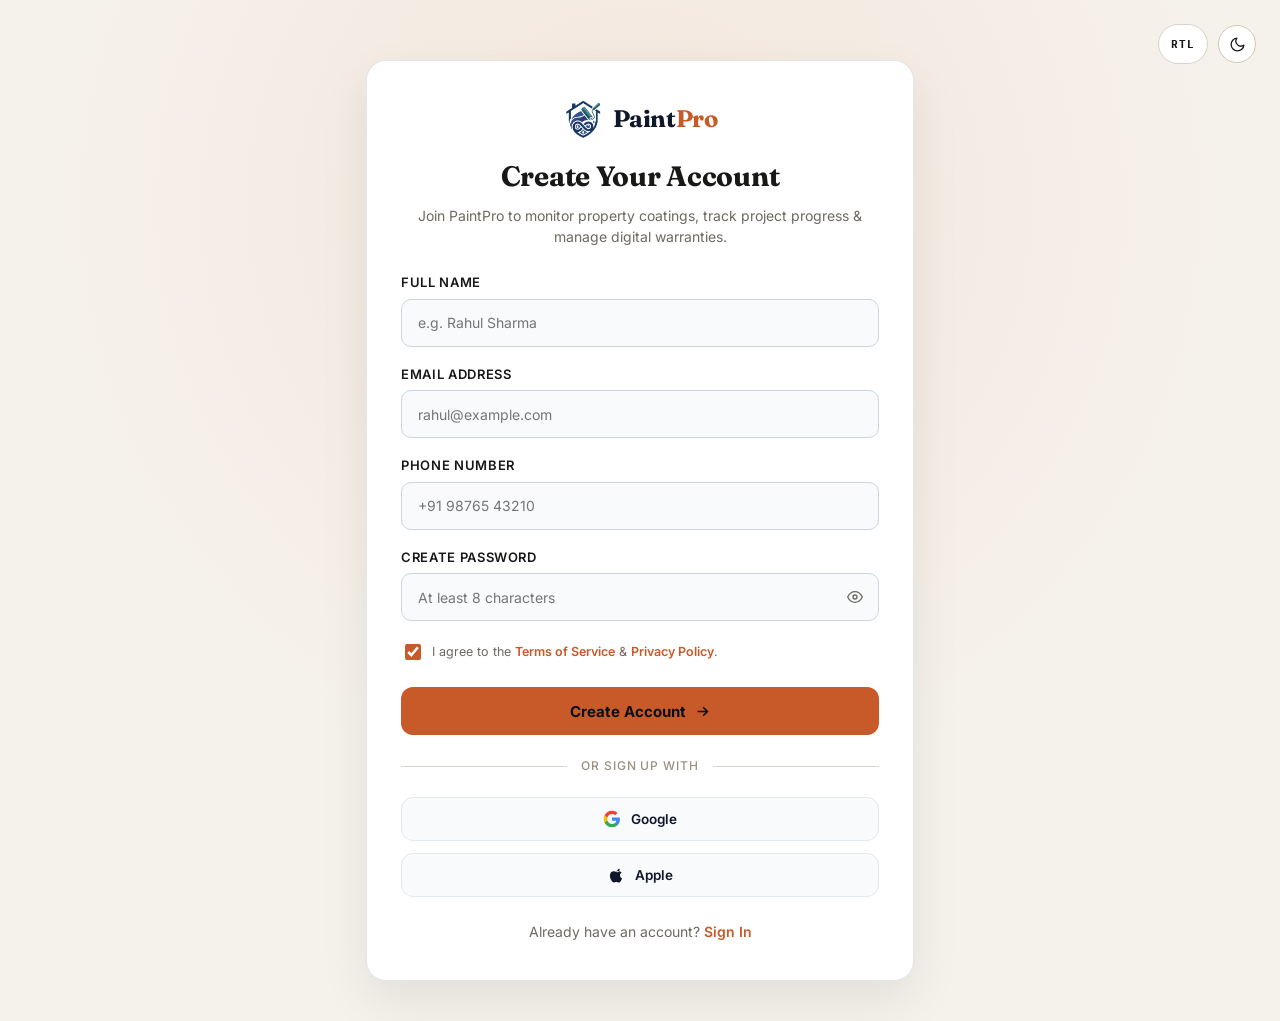
<file: signup.html>
<!DOCTYPE html>
<html lang="en" data-theme="dark">
<head>
<meta charset="UTF-8">
<meta name="viewport" content="width=device-width, initial-scale=1.0">
<title>Sign Up — PaintPro Client &amp; Contractor Portal</title>
<meta name="description" content="Create your PaintPro account to manage site inspections, track waterproofing schedules, and download certified paint warranties.">
<link rel="icon" type="image/png" href="Assets/Logo.png">
<link rel="apple-touch-icon" href="Assets/Logo.png">
<link rel="stylesheet" href="css/global.css">
<link rel="preconnect" href="https://fonts.googleapis.com">
<link rel="preconnect" href="https://fonts.gstatic.com" crossorigin>
<link href="https://fonts.googleapis.com/css2?family=Outfit:wght@400;500;600;700;800&family=Playfair+Display:ital,wght@0,600;0,700;1,600&family=JetBrains+Mono:wght@400;500;600&display=swap" rel="stylesheet">
</head>
<body>

<!-- ============ SIGN UP MAIN ============ -->
<main class="auth-page-wrap">
  <!-- Top Right Controls (RTL & Theme) -->
  <header class="auth-top-bar">
    <div class="auth-top-right">
      <button class="rtl-toggle" data-rtl-toggle aria-label="Toggle text direction (LTR / RTL)">
        <span>RTL</span>
      </button>
      <button class="theme-toggle" data-theme-toggle aria-label="Toggle dark and light mode">
        <svg class="icon-moon" viewBox="0 0 24 24" fill="none" stroke="currentColor" stroke-width="1.8" stroke-linecap="round" stroke-linejoin="round"><path d="M21 12.8A9 9 0 1 1 11.2 3a7 7 0 0 0 9.8 9.8Z"/></svg>
        <svg class="icon-sun" viewBox="0 0 24 24" fill="none" stroke="currentColor" stroke-width="1.8" stroke-linecap="round"><circle cx="12" cy="12" r="4"/><path d="M12 2v2M12 20v2M4.9 4.9l1.4 1.4M17.7 17.7l1.4 1.4M2 12h2M20 12h2M4.9 19.1l1.4-1.4M17.7 6.3l1.4-1.4"/></svg>
      </button>
    </div>
  </header>

  <div class="auth-container is-signup">
    <div class="auth-card">
      <div class="auth-header">
        <a href="index.html" class="auth-brand-center" aria-label="PaintPro Home">
          <img src="Assets/Logo.png" alt="PaintPro Logo" class="auth-logo-img">
          <span class="brand-name">Paint<em>Pro</em></span>
        </a>
        <h1 class="auth-title">Create Your Account</h1>
        <p class="auth-subtitle">Join PaintPro to monitor property coatings, track project progress &amp; manage digital warranties.</p>
      </div>

      <!-- Sign Up Form -->
      <form id="signupForm" class="auth-form">
        <div class="auth-field">
          <label for="signupName">Full Name</label>
          <div class="auth-input-wrapper">
            <input type="text" id="signupName" class="auth-input" placeholder="e.g. Rahul Sharma" required autocomplete="name">
          </div>
        </div>

        <div class="auth-field">
          <label for="signupEmail">Email Address</label>
          <div class="auth-input-wrapper">
            <input type="email" id="signupEmail" class="auth-input" placeholder="rahul@example.com" required autocomplete="email">
          </div>
        </div>

        <div class="auth-field">
          <label for="signupPhone">Phone Number</label>
          <div class="auth-input-wrapper">
            <input type="tel" id="signupPhone" class="auth-input" placeholder="+91 98765 43210" required autocomplete="tel">
          </div>
        </div>

        <div class="auth-field">
          <label for="signupPassword">Create Password</label>
          <div class="auth-input-wrapper">
            <input type="password" id="signupPassword" class="auth-input" placeholder="At least 8 characters" required minlength="8" autocomplete="new-password">
            <button type="button" class="pwd-toggle-btn" data-pwd-toggle aria-label="Toggle password visibility">
              <svg viewBox="0 0 24 24" fill="none" stroke="currentColor" stroke-width="2"><path d="M1 12s4-8 11-8 11 8 11 8-4 8-11 8-11-8-11-8z"/><circle cx="12" cy="12" r="3"/></svg>
            </button>
          </div>
        </div>

        <div class="auth-row-between" style="margin: 2px 0 6px;">
          <label class="auth-checkbox-label" style="font-size:12.5px; line-height:1.4;">
            <input type="checkbox" required checked>
            <span>I agree to the <a href="about.html" class="auth-link">Terms of Service</a> &amp; <a href="about.html" class="auth-link">Privacy Policy</a>.</span>
          </label>
        </div>

        <button type="submit" class="btn-auth-submit">
          Create Account
          <svg viewBox="0 0 24 24" fill="none" stroke="currentColor" stroke-width="2.2" style="width:17px;height:17px;"><path d="M5 12h14M13 6l6 6-6 6"/></svg>
        </button>
      </form>

      <!-- Divider -->
      <div class="auth-divider">
        <span>Or sign up with</span>
      </div>

      <!-- Third-Party Social Sign Up (After Submit Button) -->
      <div class="social-auth-grid">
        <button type="button" class="social-auth-btn" data-social-auth="Google">
          <svg viewBox="0 0 24 24">
            <path fill="#4285F4" d="M22.56 12.25c0-.78-.07-1.53-.2-2.25H12v4.26h5.92c-.26 1.37-1.04 2.53-2.21 3.31v2.77h3.57c2.08-1.92 3.28-4.74 3.28-8.09z"/>
            <path fill="#34A853" d="M12 23c2.97 0 5.46-.98 7.28-2.66l-3.57-2.77c-.98.66-2.23 1.06-3.71 1.06-2.86 0-5.29-1.93-6.16-4.53H2.18v2.84C3.99 20.53 7.7 23 12 23z"/>
            <path fill="#FBBC05" d="M5.84 14.09c-.22-.66-.35-1.36-.35-2.09s.13-1.43.35-2.09V7.06H2.18C1.43 8.55 1 10.22 1 12s.43 3.45 1.18 4.94l2.85-2.22.81-.63z"/>
            <path fill="#EA4335" d="M12 5.38c1.62 0 3.06.56 4.21 1.64l3.15-3.15C17.45 2.09 14.97 1 12 1 7.7 1 3.99 3.47 2.18 7.06l3.66 2.84c.87-2.6 3.3-4.52 6.16-4.52z"/>
          </svg>
          Google
        </button>

        <button type="button" class="social-auth-btn" data-social-auth="Apple">
          <svg viewBox="0 0 24 24" fill="currentColor">
            <path d="M18.71 19.5c-.83 1.24-1.71 2.45-3.05 2.47-1.34.03-1.77-.79-3.29-.79-1.53 0-2 .77-3.27.82-1.31.05-2.3-1.32-3.14-2.53C4.25 17 2.94 12.45 4.7 9.39c.87-1.52 2.43-2.48 4.12-2.51 1.28-.02 2.5.87 3.29.87.78 0 2.26-1.07 3.81-.91.65.03 2.47.26 3.64 1.98-.09.06-2.17 1.28-2.15 3.81.03 3.02 2.65 4.03 2.68 4.04-.03.07-.42 1.44-1.38 2.83M15.97 6.85c.65-.82 1.1-1.97.98-3.13-1 .04-2.2.67-2.91 1.49-.63.73-1.18 1.89-1.03 3.01 1.12.09 2.26-.58 2.96-1.37z"/>
          </svg>
          Apple
        </button>
      </div>

      <div class="auth-footer-prompt">
        Already have an account? <a href="login.html" class="auth-link">Sign In</a>
      </div>
    </div>
  </div>
</main>

<!-- ============ MINIMALIST AUTH FOOTER ============ -->


<script src="js/global.js"></script>
</body>
</html>
</file>
<file: css/global.css>
/* ==========================================================================
   PaintPro — Global Stylesheet
   Painting & Waterproofing Contractor — Editorial / Architectural System
   ========================================================================== */

/* ---------- Fonts ---------- */
@import url('https://fonts.googleapis.com/css2?family=Fraunces:ital,opsz,wght@0,9..144,300;0,9..144,400;0,9..144,500;0,9..144,600;0,9..144,700;1,9..144,400;1,9..144,500&family=Inter:wght@400;500;600;700&family=IBM+Plex+Mono:wght@400;500&display=swap');

/* ---------- Tokens ---------- */
:root {
  --bg: #F5F2EC;
  --surface: #FFFFFF;
  --text: #181817;
  --muted: #6D6961;
  --border: #D8D3CA;
  --accent: #C75A28;
  --accent-ink: #FFFFFF;

  --shadow: 0 24px 48px -24px rgba(24, 24, 23, .22);
  --shadow-sm: 0 8px 24px -12px rgba(24, 24, 23, .18);

  --radius-xs: 2px;
  --radius-sm: 4px;
  --radius-md: 6px;

  --ease: cubic-bezier(.22, .61, .36, 1);
  --dur-s: 300ms;
  --dur-m: 500ms;
  --dur-l: 700ms;

  --font-display: 'Fraunces', ui-serif, Georgia, serif;
  --font-body: 'Inter', -apple-system, BlinkMacSystemFont, 'Segoe UI', sans-serif;
  --font-mono: 'IBM Plex Mono', ui-monospace, SFMono-Regular, Menlo, monospace;

  --container: 1360px;
  --gutter: 40px;

  --nav-h: 84px;
}

[data-theme="dark"] {
  --bg: #11110F;
  --surface: #1B1A18;
  --text: #F4F0E8;
  --muted: #AAA59D;
  --border: #36332F;
  --accent: #D76A34;
  --accent-ink: #11110F;

  --shadow: 0 32px 64px -24px rgba(0, 0, 0, .55);
  --shadow-sm: 0 12px 28px -14px rgba(0, 0, 0, .5);
}

/* ---------- Reset ---------- */
*,
*::before,
*::after {
  box-sizing: border-box;
}

html {
  scroll-behavior: smooth;
}

@media (prefers-reduced-motion:reduce) {
  html {
    scroll-behavior: auto;
  }

  *,
  *::before,
  *::after {
    animation-duration: .001ms !important;
    animation-iteration-count: 1 !important;
    transition-duration: .001ms !important;
    scroll-behavior: auto !important;
  }
}

body {
  margin: 0;
  background: var(--bg);
  color: var(--text);
  font-family: var(--font-body);
  font-size: 16px;
  line-height: 1.5;
  -webkit-font-smoothing: antialiased;
  overflow-x: hidden;
  transition: background var(--dur-m) var(--ease), color var(--dur-m) var(--ease);
}

img {
  max-width: 100%;
  display: block;
}

a {
  color: inherit;
  text-decoration: none;
}

button {
  font-family: inherit;
  cursor: pointer;
}

ul {
  margin: 0;
  padding: 0;
  list-style: none;
}

h1,
h2,
h3,
h4,
p {
  margin: 0;
}

input,
select {
  font-family: inherit;
}

:focus-visible {
  outline: 2px solid var(--accent);
  outline-offset: 3px;
  border-radius: 2px;
}

.container {
  width: 100%;
  max-width: var(--container);
  margin: 0 auto;
  padding: 0 var(--gutter);
}

.eyebrow {
  font-family: var(--font-mono);
  font-size: 12px;
  letter-spacing: .16em;
  text-transform: uppercase;
  color: var(--accent);
  display: flex;
  align-items: center;
  gap: 10px;
}

.eyebrow::before {
  content: "";
  width: 22px;
  height: 1px;
  background: var(--accent);
  display: inline-block;
}

.eyebrow.no-rule::before {
  display: none;
}

.section-head {
  display: flex;
  align-items: flex-end;
  justify-content: space-between;
  gap: 32px;
  margin-bottom: 48px;
  flex-wrap: wrap;
}

.section-title {
  font-family: var(--font-display);
  font-weight: 500;
  font-size: clamp(30px, 3.6vw, 52px);
  line-height: 1.05;
  letter-spacing: -.01em;
  margin-top: 14px;
}

.section-sub {
  font-size: 15px;
  color: var(--muted);
  max-width: 420px;
  line-height: 1.6;
}

.section-head-center {
  text-align: center;
  max-width: 720px;
  margin: 0 auto 48px;
  display: flex;
  flex-direction: column;
  align-items: center;
}

.section-head-center .eyebrow {
  justify-content: center;
  margin-bottom: 12px;
}

.section-head-center .section-heading,
.section-head-center .section-title {
  text-align: center;
  margin-top: 0;
  margin-bottom: 14px;
}

.section-head-center .section-sub {
  text-align: center;
  margin-left: auto;
  margin-right: auto;
}

.btn {
  display: inline-flex;
  align-items: center;
  gap: 10px;
  font-family: var(--font-body, 'Inter', -apple-system, sans-serif);
  font-size: 14px;
  font-weight: 600;
  letter-spacing: normal;
  text-transform: none;
  padding: 12px 24px;
  border-radius: 999px;
  border: 1px solid transparent;
  min-height: 42px;
  transition: all var(--dur-s) var(--ease);
  white-space: nowrap;
  text-decoration: none;
}

.btn svg {
  width: 16px;
  height: 16px;
  transition: transform var(--dur-s) var(--ease);
  flex-shrink: 0;
}

.btn:hover svg {
  transform: translateX(4px);
}

.btn-primary {
  background: var(--accent);
  color: var(--accent-ink);
  border-color: var(--accent);
}

.btn-primary:hover {
  background: transparent;
  color: var(--accent);
}

.btn-outline {
  background: transparent;
  color: var(--text);
  border-color: var(--border);
}

.btn-outline:hover {
  border-color: var(--accent);
  color: var(--accent);
}

.btn-ghost {
  background: transparent;
  color: var(--text);
  border: none;
  padding: 8px 0;
}

.btn-ghost:hover {
  color: var(--accent);
}

/* ==========================================================================
   PaintPro — Unified Global Navigation (Solid, Non-Hidden Background)
   ========================================================================== */
.nav,
#top {
  position: fixed !important;
  top: 0 !important;
  left: 0 !important;
  right: 0 !important;
  z-index: 950 !important;
  height: var(--nav-h, 76px) !important;
  padding: 0 !important;
  margin: 0 !important;
  display: flex !important;
  align-items: center !important;
  background: #0d121c !important;
  border-bottom: 1px solid rgba(255, 255, 255, 0.12) !important;
  box-shadow: 0 4px 24px rgba(0, 0, 0, 0.4) !important;
  transition: background 0.25s ease, border-color 0.25s ease, box-shadow 0.25s ease;
}

[data-theme="light"] .nav,
[data-theme="light"] #top {
  background: #ffffff !important;
  border-bottom: 1px solid rgba(0, 0, 0, 0.1) !important;
  box-shadow: 0 4px 20px rgba(0, 0, 0, 0.08) !important;
}

.nav.is-scrolled,
#top.is-scrolled,
.nav.is-solid {
  background: #090d15 !important;
  border-bottom-color: rgba(255, 255, 255, 0.18) !important;
  box-shadow: 0 8px 32px rgba(0, 0, 0, 0.6) !important;
}

[data-theme="light"] .nav.is-scrolled,
[data-theme="light"] #top.is-scrolled,
[data-theme="light"] .nav.is-solid {
  background: #ffffff !important;
  border-bottom-color: rgba(0, 0, 0, 0.14) !important;
  box-shadow: 0 8px 30px rgba(0, 0, 0, 0.1) !important;
}

.nav-inner,
#top .nav-inner {
  width: 100%;
  max-width: 1320px;
  margin: 0 auto;
  padding: 0 24px;
  display: flex;
  align-items: center;
  justify-content: space-between;
  gap: 20px;
  height: 100%;
}

.brand,
.nav-logo,
#top .brand {
  display: inline-flex;
  flex-direction: row;
  align-items: center;
  gap: 10px;
  line-height: 1;
  text-decoration: none;
  flex-shrink: 0;
  transition: opacity 0.2s ease;
}

.brand:hover {
  opacity: 0.92;
}

.brand-logo-img {
  width: 36px;
  height: 36px;
  min-width: 36px;
  max-height: 36px;
  object-fit: contain;
  border-radius: 8px;
  display: block;
  flex-shrink: 0;
}

.brand-name {
  display: inline-block !important;
  font-family: var(--font-display, serif);
  font-size: 21px;
  font-weight: 700;
  color: var(--text, #fff);
  letter-spacing: -0.02em;
  line-height: 1;
}

[data-theme="light"] .brand-name {
  color: #0f172a;
}

.brand-name em,
.brand-name .accent-orange {
  font-style: normal;
  color: var(--accent, #e05e1b);
}

.footer-brand .brand {
  display: inline-flex;
  align-items: center;
  gap: 12px;
  margin-bottom: 14px;
}

.footer-brand .brand-logo-img {
  width: 40px;
  height: 40px;
  min-width: 40px;
  max-height: 40px;
}

.footer-brand .brand-name {
  font-size: 23px;
}

.brand-tag,
.nav-logo .tag,
#top .brand-tag {
  font-family: var(--font-mono, monospace);
  font-size: 9.5px;
  letter-spacing: 0.1em;
  text-transform: uppercase;
  color: var(--text-muted, #94a3b8);
  margin-top: 2px;
}

.nav-menu,
#top .nav-menu {
  display: flex;
  align-items: center;
  gap: 22px;
  margin: 0;
  padding: 0;
  list-style: none;
}

.nav-menu a,
#top .nav-menu a {
  font-size: 14px;
  font-weight: 500;
  color: var(--text-muted, #94a3b8);
  position: relative;
  padding: 6px 0;
  white-space: nowrap;
  text-decoration: none;
  transition: color 0.18s ease;
}

.nav-menu a:hover,
#top .nav-menu a:hover {
  color: var(--text, #fff);
}

[data-theme="light"] .nav-menu a:hover,
[data-theme="light"] #top .nav-menu a:hover {
  color: var(--text, #0f172a);
}

.nav-menu a.active,
#top .nav-menu a.active {
  color: var(--accent, #e05e1b) !important;
  font-weight: 600;
}

.nav-menu a::after,
#top .nav-menu a::after {
  content: "";
  position: absolute;
  left: 0;
  right: 100%;
  bottom: 0;
  height: 2px;
  background: var(--accent, #e05e1b);
  border-radius: 2px;
  transition: right 0.2s ease;
}

.nav-menu a:hover::after,
.nav-menu a.active::after,
#top .nav-menu a:hover::after,
#top .nav-menu a.active::after {
  right: 0;
}

.nav-right,
#top .nav-right {
  display: flex;
  align-items: center;
  gap: 10px;
  flex-shrink: 0;
}

.rtl-toggle {
  display: inline-flex;
  align-items: center;
  justify-content: center;
  height: 38px;
  padding: 0 12px;
  font-family: var(--font-mono, monospace);
  font-size: 11.5px;
  font-weight: 700;
  letter-spacing: 0.06em;
  text-transform: uppercase;
  color: var(--text, #fff);
  background: var(--surface, rgba(255, 255, 255, 0.06));
  border: 1px solid var(--border-strong, rgba(255, 255, 255, 0.12));
  border-radius: 999px;
  cursor: pointer;
  transition: all 0.2s ease;
  flex-shrink: 0;
}

.rtl-toggle:hover {
  border-color: var(--accent, #e05e1b);
  color: var(--accent, #e05e1b);
  background: rgba(224, 94, 27, 0.1);
}

.rtl-toggle.is-active {
  background: var(--accent, #e05e1b);
  color: #fff;
  border-color: var(--accent, #e05e1b);
}

.theme-toggle,
#top .theme-toggle {
  width: 38px;
  height: 38px;
  min-height: 38px;
  padding: 0;
  border-radius: 50%;
  border: 1px solid var(--border-strong, rgba(255, 255, 255, 0.12));
  background: var(--surface, rgba(255, 255, 255, 0.06));
  display: inline-flex;
  align-items: center;
  justify-content: center;
  color: var(--text, #fff);
  cursor: pointer;
  transition: all 0.2s ease;
  flex-shrink: 0;
}

.theme-toggle:hover,
#top .theme-toggle:hover {
  border-color: var(--accent, #e05e1b);
  color: var(--accent, #e05e1b);
  background: rgba(224, 94, 27, 0.1);
}

.theme-toggle svg,
#top .theme-toggle svg {
  width: 17px;
  height: 17px;
}

.theme-toggle .icon-moon {
  display: block;
}

.theme-toggle .icon-sun {
  display: none;
}

[data-theme="dark"] .theme-toggle .icon-moon {
  display: none;
}

[data-theme="dark"] .theme-toggle .icon-sun {
  display: block;
}

.nav-login-btn {
  display: inline-flex;
  align-items: center;
  gap: 6px;
  height: 38px;
  padding: 0 16px;
  font-size: 13px;
  font-weight: 600;
  border-radius: 999px;
  border: 1px solid var(--border-strong, rgba(255, 255, 255, 0.12));
  background: transparent;
  color: var(--text, #fff);
  cursor: pointer;
  transition: all 0.2s ease;
  flex-shrink: 0;
  text-decoration: none;
  white-space: nowrap;
}

.nav-login-btn:hover {
  border-color: var(--accent, #e05e1b);
  color: var(--accent, #e05e1b);
  background: rgba(224, 94, 27, 0.1);
}

.nav-login-btn svg {
  width: 15px;
  height: 15px;
}

.nav-right .btn-primary,
.nav-cta {
  display: inline-flex;
  align-items: center;
  gap: 8px;
  height: 38px;
  padding: 0 18px;
  font-size: 13px;
  font-weight: 600;
  border-radius: 999px;
  white-space: nowrap;
  text-decoration: none;
  flex-shrink: 0;
}

.menu-toggle,
.menu-btn {
  display: none;
  width: 42px;
  height: 42px;
  align-items: center;
  justify-content: center;
  background: var(--surface, rgba(255, 255, 255, 0.08));
  border: 1px solid var(--border-strong, rgba(255, 255, 255, 0.15));
  border-radius: 50%;
  flex-direction: column;
  gap: 5px;
  cursor: pointer;
  color: var(--text, #fff);
  flex-shrink: 0;
  z-index: 1010;
  position: relative;
  touch-action: manipulation;
}

.menu-toggle span {
  width: 20px;
  height: 2px;
  background: var(--text, #fff);
  border-radius: 2px;
  transition: transform 0.25s ease, opacity 0.25s ease;
  pointer-events: none;
}

[data-theme="light"] .menu-toggle span {
  background: #0f172a;
}

.menu-toggle.is-open span:nth-child(1) {
  transform: translateY(7px) rotate(45deg);
}

.menu-toggle.is-open span:nth-child(2) {
  opacity: 0;
}

.menu-toggle.is-open span:nth-child(3) {
  transform: translateY(-7px) rotate(-45deg);
}

@media (max-width: 1024px) {

  .hide-mobile,
  .nav-menu,
  #top .nav-menu,
  .nav-cta,
  .nav-right .rtl-toggle,
  .nav-right .theme-toggle,
  .nav-right .nav-login-btn,
  .nav-right .btn-primary {
    display: none !important;
  }

  .menu-toggle,
  .menu-btn {
    display: flex !important;
  }
}

.mobile-panel,
.nav-overlay {
  position: fixed !important;
  inset: 0 !important;
  z-index: 999 !important;
  background: var(--bg, #0b0f17) !important;
  display: flex !important;
  flex-direction: column;
  padding: calc(var(--nav-h, 76px) + 20px) 24px 36px;
  gap: 6px;
  transform: translateY(-12px);
  opacity: 0;
  visibility: hidden;
  pointer-events: none;
  transition: opacity 0.25s ease, transform 0.25s ease, visibility 0.25s ease;
  overflow-y: auto;
  -webkit-overflow-scrolling: touch;
}

[data-theme="light"] .mobile-panel,
[data-theme="light"] .nav-overlay {
  background: #ffffff !important;
}

.mobile-panel.is-open,
.nav-overlay.is-open {
  transform: translateY(0) !important;
  opacity: 1 !important;
  visibility: visible !important;
  pointer-events: auto !important;
}

.mobile-nav-links {
  display: flex;
  flex-direction: column;
}

.mobile-panel a,
.mobile-nav-links a {
  font-size: 16px;
  font-weight: 600;
  color: var(--text, #fff);
  text-decoration: none;
  padding: 11px 0;
  border-bottom: 1px solid var(--border, rgba(255, 255, 255, 0.08));
}

[data-theme="light"] .mobile-panel a,
[data-theme="light"] .mobile-nav-links a {
  color: #0f172a;
  border-bottom-color: #f1f5f9;
}

.mobile-panel a.active,
.mobile-nav-links a.active {
  color: var(--accent, #e05e1b);
}

.mobile-controls-row {
  display: flex;
  align-items: center;
  gap: 12px;
  margin-top: 18px;
  margin-bottom: 12px;
}

.mobile-controls-row .rtl-toggle {
  flex: 1;
  height: 42px;
  display: inline-flex;
  align-items: center;
  justify-content: center;
  font-size: 13px;
}

.mobile-controls-row .theme-toggle {
  flex: 1;
  height: 42px;
  border-radius: 999px;
  display: inline-flex;
  align-items: center;
  justify-content: center;
  gap: 8px;
  font-size: 13px;
  font-weight: 600;
}

.mobile-auth-actions {
  display: flex;
  flex-direction: column;
  gap: 10px;
  margin-top: 4px;
}

.mobile-auth-actions .nav-login-btn {
  display: flex;
  align-items: center;
  justify-content: center;
  height: 44px;
  width: 100%;
  font-size: 14px;
  border-radius: 10px;
}

.mobile-auth-actions .btn-primary {
  display: flex;
  align-items: center;
  justify-content: center;
  height: 44px;
  width: 100%;
  font-size: 14px;
  border-radius: 10px;
}

.nav.is-solid {
  --text-onhero: var(--text);
  --muted-onhero: var(--muted);
  --border-onhero: var(--border);
}

/* ---------- Footer ---------- */
.site-footer {
  background: var(--surface);
  border-top: 1px solid var(--border);
  padding: 80px 0 0;
}

.footer-grid {
  display: grid;
  grid-template-columns: 1.4fr 1fr 1fr 1.2fr 1fr;
  gap: 40px;
  padding-bottom: 60px;
  border-bottom: 1px solid var(--border);
}

.footer-brand .mark {
  font-family: var(--font-display);
  font-weight: 600;
  font-size: 24px;
}

.footer-brand .mark em {
  font-style: normal;
  color: var(--accent);
}

.footer-brand .tag {
  font-family: var(--font-mono);
  font-size: 11px;
  letter-spacing: .08em;
  text-transform: uppercase;
  color: var(--muted);
  margin-top: 4px;
}

.footer-brand p {
  margin-top: 18px;
  font-size: 14px;
  color: var(--muted);
  line-height: 1.7;
  max-width: 280px;
}

.footer-social {
  display: flex;
  gap: 12px;
  margin-top: 22px;
}

.footer-social a {
  width: 38px;
  height: 38px;
  border: 1px solid var(--border);
  border-radius: 50%;
  display: flex;
  align-items: center;
  justify-content: center;
  transition: border-color var(--dur-s) var(--ease), color var(--dur-s) var(--ease);
}

.footer-social a:hover {
  border-color: var(--accent);
  color: var(--accent);
}

.footer-social svg {
  width: 16px;
  height: 16px;
}

.footer-col h4 {
  font-family: var(--font-mono);
  font-size: 12px;
  letter-spacing: .1em;
  text-transform: uppercase;
  color: var(--muted);
  margin-bottom: 20px;
}

.footer-col ul {
  display: flex;
  flex-direction: column;
  gap: 12px;
}

.footer-col a,
.footer-col span {
  font-size: 14px;
  color: var(--text);
}

.footer-col a:hover {
  color: var(--accent);
}

.footer-col .muted {
  color: var(--muted);
}

.footer-bottom {
  display: flex;
  align-items: center;
  justify-content: space-between;
  padding: 26px 0;
  flex-wrap: wrap;
  gap: 12px;
}

.footer-bottom p {
  font-size: 13px;
  color: var(--muted);
}

.footer-bottom-links {
  display: flex;
  gap: 24px;
}

.footer-bottom-links a {
  font-size: 13px;
  color: var(--muted);
}

.footer-bottom-links a:hover {
  color: var(--accent);
}

/* ---------- Reveal ---------- */
.reveal {
  opacity: 0;
  transform: translateY(28px);
  transition: opacity var(--dur-l) var(--ease), transform var(--dur-l) var(--ease);
}

.reveal.is-visible {
  opacity: 1;
  transform: translateY(0);
}

@media (prefers-reduced-motion:reduce) {
  .reveal {
    opacity: 1;
    transform: none;
  }
}

/* ---------- Utility ---------- */
.hide-mobile {
  display: initial;
}

.show-mobile {
  display: none;
}

/* ==========================================================================
   PROJECTS PAGE
   ========================================================================== */

.projects-hero {
  position: relative;
  padding-top: calc(var(--nav-h) + 56px);
  padding-bottom: 56px;
  background: #11110F;
  color: #F4F0E8;
  --text-onhero: #F4F0E8;
  --muted-onhero: #B8B3A8;
  --border-onhero: rgba(244, 240, 232, .25);
  overflow: hidden;
}

.projects-hero .container {
  display: grid;
  grid-template-columns: .92fr 1.3fr;
  gap: 64px;
  align-items: center;
}

.hero-copy .hero-headline {
  font-family: var(--font-display);
  font-weight: 500;
  font-size: clamp(38px, 4.6vw, 66px);
  line-height: 1.04;
  letter-spacing: -.01em;
  margin-top: 20px;
  color: #F4F0E8;
}

.hero-headline .hl {
  color: var(--accent);
  font-style: italic;
}

.hero-copy .eyebrow {
  color: var(--accent);
}

.hero-support {
  margin-top: 24px;
  font-size: 16px;
  line-height: 1.7;
  color: #B8B3A8;
  max-width: 420px;
}

.hero-copy .btn {
  margin-top: 34px;
}

.hero-copy .btn-outline {
  border-color: rgba(244, 240, 232, .3);
  color: #F4F0E8;
}

.hero-copy .btn-outline:hover {
  border-color: var(--accent);
  color: var(--accent);
}

.hero-media {
  position: relative;
}

.hero-media-frame {
  position: relative;
  border-radius: var(--radius-sm);
  overflow: hidden;
  aspect-ratio: 16/11;
  box-shadow: var(--shadow);
}

.hero-media-frame img {
  width: 100%;
  height: 100%;
  object-fit: cover;
  transform: scale(1.02);
  transition: transform 1.2s var(--ease);
}

.hero-media-frame::after {
  content: "";
  position: absolute;
  inset: 0;
  background: linear-gradient(180deg, rgba(0, 0, 0, 0) 55%, rgba(0, 0, 0, .55) 100%);
}

.hero-media-label {
  position: absolute;
  left: 24px;
  bottom: 22px;
  z-index: 2;
  color: #fff;
}

.hero-media-label .tag {
  font-family: var(--font-mono);
  font-size: 10px;
  letter-spacing: .14em;
  text-transform: uppercase;
  color: var(--accent);
  display: block;
  margin-bottom: 6px;
}

.hero-media-label .name {
  font-family: var(--font-display);
  font-size: 22px;
  font-weight: 500;
}

/* ---------- Filter bar ---------- */
.filter-section {
  padding: 70px 0 10px;
}

.filter-count {
  font-family: var(--font-mono);
  font-size: 12px;
  letter-spacing: .1em;
  color: var(--muted);
  white-space: nowrap;
}

.filter-bar {
  display: flex;
  align-items: center;
  gap: 8px;
  flex-wrap: wrap;
  padding-bottom: 26px;
  margin-bottom: 44px;
  border-bottom: 1px solid var(--border);
  overflow-x: auto;
  scrollbar-width: none;
}

.filter-bar::-webkit-scrollbar {
  display: none;
}

.filter-chip {
  font-family: var(--font-mono);
  font-size: 12.5px;
  letter-spacing: .04em;
  text-transform: uppercase;
  color: var(--muted);
  background: transparent;
  border: 1px solid transparent;
  padding: 10px 16px;
  border-radius: 999px;
  white-space: nowrap;
  transition: all var(--dur-s) var(--ease);
  min-height: 40px;
}

.filter-chip:hover {
  color: var(--text);
}

.filter-chip.is-active {
  background: var(--text);
  color: var(--bg);
}

[data-theme="dark"] .filter-chip.is-active {
  background: var(--accent);
  color: #11110F;
}

/* ---------- Archive grid ---------- */
.archive {
  padding-bottom: 110px;
}

.archive-grid {
  display: grid;
  grid-template-columns: repeat(3, minmax(0, 1fr));
  gap: 30px;
  width: 100%;
  box-sizing: border-box;
}

.p-card {
  grid-column: span 1 !important;
  display: flex;
  flex-direction: column;
  background: var(--surface);
  border: 1px solid var(--border);
  border-radius: var(--radius-md);
  padding: 16px;
  transition: opacity var(--dur-m) var(--ease), transform var(--dur-m) var(--ease), border-color var(--dur-s) ease;
  min-width: 0;
  width: 100%;
  box-sizing: border-box;
  overflow: hidden;
}

.p-card:hover {
  border-color: var(--accent);
  transform: translateY(-3px);
}

.p-card.is-hidden {
  display: none;
}

.p-card[data-size="large"],
.p-card[data-size="tall"],
.p-card[data-size="wide"],
.p-card[data-size="split"],
.p-card[data-size="feature"] {
  grid-column: span 1 !important;
}

.p-card-media {
  position: relative;
  border-radius: var(--radius-sm);
  overflow: hidden;
  aspect-ratio: 16/10 !important;
  height: auto !important;
  min-height: 0 !important;
  width: 100% !important;
  max-width: 100% !important;
  cursor: grab;
  background: #000;
}

.p-card[data-size="tall"] .p-card-media,
.p-card[data-size="wide"] .p-card-media,
.p-card[data-size="large"] .p-card-media,
.p-card[data-size="split"] .p-card-media,
.p-card[data-size="feature"] .p-card-media {
  aspect-ratio: 16/10 !important;
  height: auto !important;
  min-height: 0 !important;
  width: 100% !important;
  max-width: 100% !important;
}

.ba-slider {
  position: absolute;
  inset: 0;
}

.ba-img {
  position: absolute;
  inset: 0;
  width: 100%;
  height: 100%;
  object-fit: cover;
  user-select: none;
  pointer-events: none;
}

.ba-img.ba-after {
  clip-path: inset(0 0 0 50%);
}

.ba-img.ba-weather {
  filter: grayscale(.55) brightness(.7) contrast(.94) saturate(.75) sepia(.08);
}

.ba-badge {
  position: absolute;
  top: 14px;
  font-family: var(--font-mono);
  font-size: 10px;
  letter-spacing: .12em;
  text-transform: uppercase;
  padding: 6px 11px;
  border-radius: 3px;
  z-index: 3;
  pointer-events: none;
}

.ba-badge.before {
  left: 14px;
  background: rgba(17, 17, 15, .78);
  color: #F4F0E8;
}

.ba-badge.after {
  right: 14px;
  background: var(--accent);
  color: #fff;
}

.ba-handle {
  position: absolute;
  top: 50%;
  left: 50%;
  width: 38px;
  height: 38px;
  border-radius: 50%;
  background: #fff;
  border: 2px solid var(--accent);
  color: var(--accent);
  display: flex;
  align-items: center;
  justify-content: center;
  transform: translate(-50%, -50%);
  z-index: 4;
  box-shadow: 0 6px 18px rgba(0, 0, 0, .35);
  touch-action: none;
  cursor: ew-resize;
}

.ba-handle svg {
  width: 16px;
  height: 16px;
}

.ba-line {
  position: absolute;
  top: 0;
  bottom: 0;
  left: 50%;
  width: 2px;
  background: #fff;
  transform: translateX(-1px);
  z-index: 3;
  pointer-events: none;
  box-shadow: 0 0 0 1px rgba(0, 0, 0, .15);
}

.p-card-body {
  padding-top: 20px;
}

.p-cat {
  font-family: var(--font-mono);
  font-size: 11px;
  letter-spacing: .1em;
  text-transform: uppercase;
  color: var(--accent);
}

.p-name {
  font-family: var(--font-display);
  font-size: 22px;
  font-weight: 500;
  margin-top: 8px;
}

.p-loc {
  display: flex;
  align-items: center;
  gap: 6px;
  font-size: 13px;
  color: var(--muted);
  margin-top: 8px;
}

.p-loc svg {
  width: 13px;
  height: 13px;
  flex-shrink: 0;
}

.p-desc {
  font-size: 14px;
  color: var(--muted);
  margin-top: 10px;
  line-height: 1.6;
  max-width: 34ch;
}

.p-link {
  display: inline-flex;
  align-items: center;
  gap: 8px;
  font-family: var(--font-mono);
  font-size: 12px;
  letter-spacing: .06em;
  text-transform: uppercase;
  color: var(--text);
  margin-top: 16px;
  padding-bottom: 2px;
  border-bottom: 1px solid var(--border);
  transition: color var(--dur-s) var(--ease), border-color var(--dur-s) var(--ease);
}

.p-link svg {
  width: 14px;
  height: 14px;
  transition: transform var(--dur-s) var(--ease);
}

.p-link:hover {
  color: var(--accent);
  border-color: var(--accent);
}

.p-link:hover svg {
  transform: translateX(3px);
}

.archive-empty {
  grid-column: 1/-1;
  text-align: center;
  padding: 80px 20px;
  color: var(--muted);
  font-family: var(--font-mono);
  font-size: 13px;
  letter-spacing: .05em;
  text-transform: uppercase;
  display: none;
}

.archive-empty.is-visible {
  display: block;
}

/* ---------- Featured case study ---------- */
.case-study {
  padding: 20px 0 120px;
}

.case-grid {
  display: grid;
  grid-template-columns: .82fr 1.18fr;
  gap: 70px;
  align-items: start;
  background: var(--surface);
  border: 1px solid var(--border);
  border-radius: var(--radius-sm);
  padding: 56px;
}

.case-loc {
  display: flex;
  align-items: center;
  gap: 6px;
  font-size: 14px;
  color: var(--muted);
  margin-top: 14px;
}

.case-loc svg {
  width: 14px;
  height: 14px;
}

.case-title {
  font-family: var(--font-display);
  font-size: clamp(28px, 3vw, 38px);
  font-weight: 500;
  margin-top: 8px;
}

.case-meta {
  display: grid;
  grid-template-columns: repeat(3, 1fr);
  gap: 16px;
  margin-top: 28px;
  padding: 20px 0;
  border-top: 1px solid var(--border);
  border-bottom: 1px solid var(--border);
}

.case-meta-item {
  display: flex;
  flex-direction: column;
  align-items: flex-start;
  justify-content: center;
  gap: 4px;
  padding: 12px 16px;
  background: var(--surface);
  border: 1px solid var(--border);
  border-radius: var(--radius-sm, 6px);
  box-shadow: 0 2px 6px rgba(0, 0, 0, 0.02);
}

.case-meta-item .k {
  display: block;
  font-family: var(--font-mono);
  font-size: 11px;
  font-weight: 600;
  letter-spacing: .08em;
  text-transform: uppercase;
  color: var(--muted);
  line-height: 1.2;
}

.case-meta-item .v {
  display: block;
  font-family: var(--font-display);
  font-size: 18px;
  font-weight: 600;
  color: var(--text);
  margin-top: 2px;
  line-height: 1.2;
}

.case-story {
  margin-top: 28px;
  font-size: 15px;
  line-height: 1.8;
  color: var(--muted);
}

.case-grid .btn {
  margin-top: 32px;
}

.case-media {
  position: relative;
}

.case-media .p-card-media {
  aspect-ratio: 16/11.5;
}

.case-thumbs {
  display: flex;
  align-items: center;
  gap: 14px;
  margin-top: 20px;
}

.case-thumb-track {
  display: flex;
  gap: 12px;
  overflow: hidden;
  flex: 1;
}

.case-thumb {
  width: 74px;
  height: 56px;
  border-radius: 3px;
  overflow: hidden;
  flex-shrink: 0;
  border: 2px solid transparent;
  opacity: .55;
  cursor: pointer;
  transition: opacity var(--dur-s) var(--ease), border-color var(--dur-s) var(--ease);
}

.case-thumb img {
  width: 100%;
  height: 100%;
  object-fit: cover;
}

.case-thumb.is-active {
  opacity: 1;
  border-color: var(--accent);
}

.case-thumb-nav {
  width: 36px;
  height: 36px;
  border-radius: 50%;
  border: 1px solid var(--border);
  display: flex;
  align-items: center;
  justify-content: center;
  flex-shrink: 0;
  background: transparent;
  color: var(--text);
}

.case-thumb-nav svg {
  width: 15px;
  height: 15px;
}

.case-thumb-nav:hover {
  border-color: var(--accent);
  color: var(--accent);
}

.case-thumb-label {
  font-family: var(--font-mono);
  font-size: 11px;
  color: var(--muted);
  text-align: center;
  margin-top: 6px;
}

/* ---------- Project story ---------- */
.story {
  padding: 0 0 120px;
}

.story-heading {
  margin-bottom: 48px;
}

.story-heading .section-title {
  color: var(--text) !important;
  font-size: clamp(28px, 3.2vw, 42px);
  font-weight: 700;
}

.story-grid {
  display: grid;
  grid-template-columns: repeat(3, 1fr);
  gap: 30px;
  align-items: start;
}

.story-stage {
  display: flex;
  flex-direction: column;
  margin-top: 0 !important;
}

.story-stage:nth-child(2),
.story-stage:nth-child(3) {
  margin-top: 0 !important;
}

.story-media {
  border-radius: var(--radius-md);
  overflow: hidden;
  aspect-ratio: 16/11 !important;
  height: 240px !important;
  width: 100% !important;
  position: relative;
  box-shadow: var(--shadow-sm);
}

.story-media img {
  width: 100%;
  height: 100%;
  object-fit: cover;
}

.story-tag {
  font-family: var(--font-mono);
  font-size: 12px;
  font-weight: 700;
  letter-spacing: .12em;
  text-transform: uppercase;
  color: var(--accent);
  margin-top: 18px;
  margin-bottom: 4px;
  display: inline-block;
}

.story-copy {
  font-size: 14.5px;
  color: var(--text-muted);
  line-height: 1.65;
  margin-top: 6px;
}

[data-theme="light"] .story-copy {
  color: #334155 !important;
}

[data-theme="dark"] .story-copy {
  color: #94a3b8 !important;
}

/* ---------- Project details / spec sheet ---------- */
.spec {
  padding: 0 0 120px;
}

.spec-grid {
  display: grid;
  grid-template-columns: .9fr 1.1fr;
  gap: 70px;
  align-items: center;
}

.spec-media {
  border-radius: var(--radius-sm);
  overflow: hidden;
  aspect-ratio: 4/4.6;
}

.spec-media img {
  width: 100%;
  height: 100%;
  object-fit: cover;
}

.spec-list {
  display: flex;
  flex-direction: column;
}

.spec-row {
  display: flex;
  align-items: baseline;
  justify-content: space-between;
  gap: 16px;
  padding: 18px 0;
  border-bottom: 1px solid var(--border);
}

.spec-row .k {
  font-family: var(--font-mono);
  font-size: 12px;
  letter-spacing: .08em;
  text-transform: uppercase;
  color: var(--muted);
  flex-shrink: 0;
}

.spec-row .v {
  font-family: var(--font-display);
  font-size: 18px;
  text-align: right;
}

.spec-row .fill {
  flex: 1;
  border-bottom: 1px dotted var(--border);
  margin: 0 12px 6px;
}

/* ---------- More from archive (story carousel) ---------- */
.more-archive {
  padding: 0 0 120px;
  overflow: hidden;
}

.more-track-wrap {
  position: relative;
}

.more-track {
  display: flex;
  gap: 24px;
  overflow-x: auto;
  scroll-snap-type: x mandatory;
  padding-bottom: 8px;
  scrollbar-width: none;
}

.more-track::-webkit-scrollbar {
  display: none;
}

.more-item {
  flex: 0 0 auto;
  width: 300px;
  scroll-snap-align: start;
  display: flex;
  flex-direction: column;
}

.more-media {
  position: relative;
  border-radius: var(--radius-sm);
  overflow: hidden;
  aspect-ratio: 4/3;
}

.more-media img {
  width: 100%;
  height: 100%;
  object-fit: cover;
  transition: transform var(--dur-l) var(--ease);
}

.more-item:hover .more-media img {
  transform: scale(1.045);
}

.more-body {
  display: flex;
  align-items: center;
  justify-content: space-between;
  margin-top: 16px;
  gap: 12px;
}

.more-name {
  font-family: var(--font-display);
  font-size: 18px;
}

.more-cat {
  font-family: var(--font-mono);
  font-size: 10.5px;
  letter-spacing: .08em;
  text-transform: uppercase;
  color: var(--accent);
  margin-top: 6px;
}

.more-loc {
  font-size: 12.5px;
  color: var(--muted);
  margin-top: 4px;
}

.more-arrow {
  width: 38px;
  height: 38px;
  border-radius: 50%;
  border: 1px solid var(--border);
  display: flex;
  align-items: center;
  justify-content: center;
  flex-shrink: 0;
  transition: all var(--dur-s) var(--ease);
}

.more-arrow svg {
  width: 15px;
  height: 15px;
}

.more-item:hover .more-arrow {
  background: var(--accent);
  border-color: var(--accent);
  color: #fff;
}

.more-nav {
  display: flex;
  gap: 10px;
  margin-top: 36px;
}

.more-nav button {
  width: 44px;
  height: 44px;
  border-radius: 50%;
  border: 1px solid var(--border);
  background: transparent;
  color: var(--text);
  display: flex;
  align-items: center;
  justify-content: center;
}

.more-nav button svg {
  width: 17px;
  height: 17px;
}

.more-nav button:hover {
  border-color: var(--accent);
  color: var(--accent);
}

/* ---------- Standard / process ---------- */
.standard {
  padding: 0 0 120px;
}

.standard-head {
  max-width: 640px;
  margin-bottom: 60px;
}

.standard-headline {
  font-family: var(--font-display);
  font-size: clamp(28px, 3.6vw, 44px);
  font-weight: 500;
  line-height: 1.12;
  margin-top: 16px;
}

.standard-row {
  display: grid;
  grid-template-columns: repeat(5, 1fr);
  gap: 0;
  position: relative;
}

.standard-row::before {
  content: "";
  position: absolute;
  top: 22px;
  left: 0;
  right: 0;
  height: 1px;
  background-image: linear-gradient(to right, var(--border) 60%, transparent 0%);
  background-size: 10px 1px;
  background-repeat: repeat-x;
  z-index: 0;
}

.standard-item {
  position: relative;
  padding-right: 20px;
  z-index: 1;
}

.standard-num {
  width: 44px;
  height: 44px;
  border-radius: 50%;
  background: var(--surface);
  border: 1px solid var(--border);
  display: flex;
  align-items: center;
  justify-content: center;
  font-family: var(--font-mono);
  font-size: 12px;
  color: var(--accent);
  margin-bottom: 22px;
}

.standard-item h3 {
  font-family: var(--font-display);
  font-size: 19px;
  font-weight: 500;
}

.standard-item p {
  font-size: 13.5px;
  color: var(--muted);
  margin-top: 10px;
  line-height: 1.6;
}

/* ---------- Final CTA ---------- */
.final-cta {
  position: relative;
  min-height: 520px;
  display: flex;
  align-items: center;
  overflow: hidden;
  color: #F4F0E8;
}

.final-cta-bg {
  position: absolute;
  inset: 0;
}

.final-cta-bg img {
  width: 100%;
  height: 100%;
  object-fit: cover;
  transform: scale(1.08);
  transition: transform 8s var(--ease);
}

.final-cta.is-visible .final-cta-bg img {
  transform: scale(1);
}

.final-cta-bg::after {
  content: "";
  position: absolute;
  inset: 0;
  background: linear-gradient(100deg, rgba(11, 11, 10, .92) 20%, rgba(11, 11, 10, .55) 65%, rgba(11, 11, 10, .35) 100%);
}

.final-cta-inner {
  position: relative;
  z-index: 2;
  padding: 100px 0;
  text-align: center;
  display: flex;
  flex-direction: column;
  align-items: center;
}

.final-cta-inner .eyebrow {
  justify-content: center;
}

.final-cta h2 {
  font-family: var(--font-display);
  font-weight: 500;
  font-size: clamp(32px, 4.4vw, 58px);
  line-height: 1.06;
  max-width: 640px;
  margin-left: auto;
  margin-right: auto;
  text-align: center;
}

.final-cta p {
  margin-top: 20px;
  font-size: 16px;
  color: #D8D3CA;
  max-width: 460px;
  margin-left: auto;
  margin-right: auto;
  text-align: center;
}

.final-cta-actions {
  display: flex;
  gap: 16px;
  margin-top: 36px;
  flex-wrap: wrap;
  justify-content: center;
}

.final-cta .btn-outline {
  border-color: rgba(244, 240, 232, .35);
  color: #F4F0E8;
}

.final-cta .btn-outline:hover {
  border-color: var(--accent);
  color: var(--accent);
}

/* ==========================================================================
   RESPONSIVE
   ========================================================================== */

@media (max-width:1180px) {
  :root {
    --gutter: 32px;
  }

  .projects-hero .container {
    grid-template-columns: 1fr;
    gap: 40px;
  }

  .hero-media-frame {
    aspect-ratio: 16/9;
  }

  .case-grid {
    grid-template-columns: 1fr;
    gap: 44px;
    padding: 40px;
  }

  .spec-grid {
    grid-template-columns: 1fr;
    gap: 40px;
  }

  .spec-media {
    aspect-ratio: 16/9;
    order: -1;
  }
}

@media (max-width:1024px) {
  .footer-grid {
    grid-template-columns: 1fr 1fr;
    row-gap: 44px;
  }

  .footer-brand {
    grid-column: 1/-1;
  }

  .archive-grid {
    grid-template-columns: repeat(6, 1fr);
  }

  .p-card,
  .p-card[data-size="large"],
  .p-card[data-size="wide"],
  .p-card[data-size="feature"] {
    grid-column: span 3;
  }

  .p-card[data-size="tall"] {
    grid-column: span 3;
  }

  .story-grid {
    grid-template-columns: 1fr;
    gap: 44px;
  }

  .story-stage:nth-child(2),
  .story-stage:nth-child(3) {
    margin-top: 0;
  }

  .standard-row {
    grid-template-columns: repeat(3, 1fr);
    row-gap: 36px;
  }

  .standard-row::before {
    display: none;
  }
}

@media (max-width:820px) {
  :root {
    --gutter: 28px;
    --nav-h: 76px;
  }

  .nav-menu {
    display: none;
  }

  .nav-cta {
    display: none;
  }

  .menu-btn {
    display: flex;
  }

  .hero-copy .hero-headline {
    font-size: clamp(32px, 7vw, 46px);
  }

  .section-head {
    margin-bottom: 36px;
  }

  .archive-grid {
    grid-template-columns: repeat(2, 1fr);
    gap: 22px;
  }

  .p-card,
  .p-card[data-size="large"],
  .p-card[data-size="wide"],
  .p-card[data-size="feature"],
  .p-card[data-size="tall"] {
    grid-column: span 1;
  }

  .p-card-media {
    aspect-ratio: 4/3 !important;
  }

  .case-meta {
    grid-template-columns: 1fr 1fr;
  }

  .standard-row {
    grid-template-columns: repeat(2, 1fr);
  }

  .standard-item:nth-child(5),
  .standard-item:last-child:nth-child(odd) {
    grid-column: 1 / -1 !important;
    grid-column: 1 / 3 !important;
    grid-column: span 2 !important;
    justify-self: center !important;
    margin-left: auto !important;
    margin-right: auto !important;
    text-align: center !important;
  }

  .standard-item:nth-child(5) .standard-num,
  .standard-item:last-child:nth-child(odd) .standard-num {
    margin-left: auto !important;
    margin-right: auto !important;
  }

  .more-item {
    width: 250px;
  }
}

@media (max-width:760px) {
  .footer-grid {
    grid-template-columns: 1fr;
  }

  .footer-bottom {
    flex-direction: column;
    align-items: flex-start;
  }
}

@media (max-width:640px) {
  .hide-mobile {
    display: none;
  }

  .show-mobile {
    display: initial;
  }

  body {
    font-size: 15px;
  }

  .container {
    padding: 0 16px;
  }

  :root {
    --gutter: 16px;
    --nav-h: 68px;
  }

  .nav-logo .mark {
    font-size: 18px;
  }

  .nav-logo .tag {
    font-size: 9px;
  }

  .projects-hero {
    padding-top: calc(var(--nav-h) + 28px);
    padding-bottom: 32px;
  }

  .hero-copy .hero-headline {
    margin-top: 14px;
    font-size: 34px;
  }

  .hero-support {
    font-size: 14.5px;
    margin-top: 16px;
  }

  .hero-copy .btn {
    width: 100%;
    justify-content: center;
    margin-top: 24px;
  }

  .hero-media-frame {
    aspect-ratio: 4/3.4;
    margin-top: 28px;
  }

  .filter-section {
    padding: 44px 0 4px;
  }

  .section-head {
    flex-direction: column;
    align-items: flex-start;
    gap: 12px;
  }

  .filter-bar {
    gap: 8px;
    margin-bottom: 30px;
    padding-bottom: 18px;
    -webkit-overflow-scrolling: touch;
  }

  .filter-chip {
    font-size: 12px;
    padding: 9px 14px;
  }

  .archive {
    padding-bottom: 70px;
  }

  .archive-grid {
    grid-template-columns: 1fr;
    gap: 36px;
  }

  .p-name {
    font-size: 20px;
  }

  .case-study {
    padding: 6px 0 70px;
  }

  .case-grid {
    padding: 20px 16px !important;
    border-radius: 8px !important;
    max-width: 100% !important;
    box-sizing: border-box !important;
    overflow: hidden !important;
  }

  .case-media {
    width: 100% !important;
    max-width: 100% !important;
    box-sizing: border-box !important;
    overflow: hidden !important;
  }

  .case-media .p-card-media {
    height: 240px !important;
    min-height: 240px !important;
    width: 100% !important;
    max-width: 100% !important;
    box-sizing: border-box !important;
    border-radius: 10px !important;
    overflow: hidden !important;
  }

  .case-title {
    font-size: clamp(20px, 6vw, 28px);
    word-break: break-word;
  }

  .case-copy .btn {
    width: 100%;
    max-width: 100%;
    box-sizing: border-box;
    justify-content: center;
  }

  .case-meta {
    grid-template-columns: 1fr;
    gap: 12px;
    padding: 18px 0;
  }

  .case-thumbs {
    flex-wrap: wrap;
  }

  .case-thumb {
    width: 58px;
    height: 44px;
  }

  .story {
    padding: 0 0 70px;
  }

  .story-heading {
    margin-bottom: 32px;
  }

  .spec {
    padding: 0 0 70px;
  }

  .spec-media {
    aspect-ratio: 4/3;
  }

  .spec-row .v {
    font-size: 16px;
  }

  .more-archive {
    padding: 0 0 70px;
  }

  .more-nav {
    display: none !important;
  }

  .more-track {
    display: flex !important;
    flex-direction: column !important;
    gap: 24px !important;
    overflow-x: visible !important;
    scroll-snap-type: none !important;
    width: 100% !important;
  }

  .more-item {
    width: 100% !important;
    max-width: 100% !important;
    flex: 0 0 auto !important;
  }

  .more-media {
    aspect-ratio: 16/9 !important;
    width: 100% !important;
    height: auto !important;
  }

  .standard {
    padding: 0 0 70px;
  }

  .standard-row {
    grid-template-columns: 1fr;
    gap: 28px;
  }

  .final-cta {
    min-height: auto;
  }

  .final-cta-inner {
    padding: 70px 0;
  }

  .final-cta-actions {
    flex-direction: column;
  }

  .final-cta-actions .btn {
    width: 100%;
    justify-content: center;
  }

  .footer-col {
    padding-top: 6px;
  }

  .site-footer {
    padding-top: 56px;
  }

  .footer-grid {
    gap: 32px;
    padding-bottom: 36px;
  }
}

/* No horizontal overflow guard */
html,
body {
  max-width: 100%;
  overflow-x: hidden;
}


/* ==========================================================================
   LEGACY COMPATIBILITY LAYER
   index.html / home-2.html / services.html / about.html were built against
   an earlier revision of this design system. These pages still use the
   `#top` header id and a handful of token names from that revision. Rather
   than fork the stylesheet, we extend the current token set with those
   legacy names and scope the legacy nav rules under `#top` so both the
   current pages (Projects, Maintenance) and the earlier pages keep working
   from this single shared global.css.
   ========================================================================== */

:root {
  --bg-alt: #EFE9DD;
  --surface-2: #FBF8F2;
  --text-muted: var(--muted);
  --text-faint: #9A9082;
  --accent-dim: #C1622B1a;
  --accent-contrast: var(--accent-ink);
  --border-strong: #D2C7B2;
  --overlay-dark: rgba(20, 16, 10, 0.55);
  --radius-lg: 18px;
  --dur-sm: 350ms;
  --dur-md: 550ms;
  --dur-lg: 700ms;
}

[data-theme="dark"] {
  --bg-alt: #17140F;
  --surface-2: #201C18;
  --text-faint: #7A7266;
  --accent-dim: #E2803F26;
  --border-strong: #3A342C;
  --overlay-dark: rgba(6, 4, 2, 0.62);
}


/* ==========================================================================
   Home Page Hero Section (Exact Match Reference Template)
   ========================================================================== */
.hero {
  position: relative;
  min-height: 92vh;
  display: flex;
  flex-direction: column;
  justify-content: space-between;
  padding: calc(var(--nav-h, 76px) + 36px) 0 40px;
  overflow: hidden;
  background: #080b11;
}

/* Hero Background and Directional Contrast Mask */
.hero-bg {
  position: absolute;
  inset: 0;
  z-index: 1;
  pointer-events: none;
}

.hero-bg img {
  width: 100%;
  height: 100%;
  object-fit: cover;
  object-position: right center;
  transition: transform 1.2s cubic-bezier(0.2, 0.8, 0.2, 1);
}

.hero.is-loaded .hero-bg img {
  transform: scale(1.01);
}

/* Directional Gradient Mask for Left Readability + Right Villa Visibility */
.hero-bg::after {
  content: "";
  position: absolute;
  inset: 0;
  background: linear-gradient(90deg,
      rgba(8, 11, 17, 0.97) 0%,
      rgba(8, 11, 17, 0.92) 28%,
      rgba(8, 11, 17, 0.70) 50%,
      rgba(8, 11, 17, 0.25) 75%,
      rgba(8, 11, 17, 0.05) 100%);
}

.hero-bg-dark {
  display: block;
}

.hero-bg-light {
  display: none;
}

[data-theme="light"] .hero-bg-dark {
  display: none;
}

[data-theme="light"] .hero-bg-light {
  display: block;
}

[data-theme="light"] .hero-bg::after {
  background: linear-gradient(90deg,
      rgba(255, 255, 255, 0.97) 0%,
      rgba(255, 255, 255, 0.92) 28%,
      rgba(255, 255, 255, 0.68) 50%,
      rgba(255, 255, 255, 0.25) 75%,
      rgba(255, 255, 255, 0.05) 100%);
}

/* RTL Mode Hero Gradient Flip (Solid Mask on Right Side for Right-Aligned Content) */
[dir="rtl"] .hero-bg::after,
html[dir="rtl"] .hero-bg::after {
  background: linear-gradient(270deg,
      rgba(8, 11, 17, 0.97) 0%,
      rgba(8, 11, 17, 0.92) 28%,
      rgba(8, 11, 17, 0.70) 50%,
      rgba(8, 11, 17, 0.25) 75%,
      rgba(8, 11, 17, 0.05) 100%);
}

[dir="rtl"][data-theme="light"] .hero-bg::after,
html[dir="rtl"][data-theme="light"] .hero-bg::after,
[dir="rtl"] [data-theme="light"] .hero-bg::after,
[data-theme="light"] [dir="rtl"] .hero-bg::after {
  background: linear-gradient(270deg,
      rgba(255, 255, 255, 0.97) 0%,
      rgba(255, 255, 255, 0.92) 28%,
      rgba(255, 255, 255, 0.68) 50%,
      rgba(255, 255, 255, 0.25) 75%,
      rgba(255, 255, 255, 0.05) 100%);
}

[dir="rtl"] .hero-bg img,
html[dir="rtl"] .hero-bg img {
  object-position: left center;
}

.hero-content-wrap {
  position: relative;
  z-index: 2;
  width: 100%;
  padding-top: 24px;
  padding-bottom: 30px;
}

.hero-main-col {
  max-width: 580px;
  margin: 0;
  text-align: left;
}

/* Eyebrow with Orange Line */
.hero-eyebrow-tag {
  display: flex;
  align-items: center;
  gap: 12px;
  margin-bottom: 22px;
  font-size: 13px;
  font-weight: 700;
  letter-spacing: 0.16em;
  text-transform: uppercase;
  color: #e05e1b;
}

.hero-eyebrow-tag .hero-line {
  display: inline-block;
  width: 28px;
  height: 2px;
  background: #e05e1b;
  border-radius: 2px;
}

/* Big Bold Headline */
.hero-headline {
  font-family: var(--font-sans, -apple-system, BlinkMacSystemFont, "Segoe UI", Roboto, sans-serif);
  font-size: clamp(38px, 5vw, 64px);
  font-weight: 800;
  line-height: 1.05;
  letter-spacing: -0.015em;
  text-transform: uppercase;
  color: #ffffff;
  margin: 0 0 22px;
  text-align: left;
}

[data-theme="light"] .hero-headline {
  color: #0f172a;
}

.hero-headline .hero-headline-accent {
  display: block;
  color: #e05e1b;
}

/* Lead Subtext */
.hero-lead-text {
  font-size: 16px;
  line-height: 1.65;
  color: #b1bcc8;
  margin: 0 0 32px;
  max-width: 480px;
  text-align: left;
}

[data-theme="light"] .hero-lead-text {
  color: #0f172a;
  font-weight: 500;
}

/* Buttons Row */
.hero-buttons-row {
  display: flex;
  align-items: center;
  gap: 16px;
  flex-wrap: wrap;
  margin-bottom: 36px;
}

.btn-hero-primary {
  display: inline-flex;
  align-items: center;
  gap: 10px;
  background: #e05e1b;
  color: #ffffff !important;
  font-size: 15px;
  font-weight: 600;
  padding: 14px 26px;
  border-radius: 8px;
  text-decoration: none;
  box-shadow: 0 6px 20px rgba(224, 94, 27, 0.35);
  transition: all 0.25s cubic-bezier(0.2, 0.8, 0.2, 1);
}

.btn-hero-primary:hover {
  background: #f06a26;
  transform: translateY(-2px);
  box-shadow: 0 10px 25px rgba(224, 94, 27, 0.45);
}

.btn-hero-primary svg {
  width: 18px;
  height: 18px;
  transition: transform 0.2s ease;
}

.btn-hero-primary:hover svg {
  transform: translateX(4px);
}

.btn-hero-secondary {
  display: inline-flex;
  align-items: center;
  gap: 14px;
  background: rgba(18, 23, 32, 0.85);
  border: 1px solid rgba(255, 255, 255, 0.18);
  backdrop-filter: blur(12px);
  -webkit-backdrop-filter: blur(12px);
  color: #ffffff !important;
  font-size: 15px;
  font-weight: 600;
  padding: 9px 12px 9px 22px;
  border-radius: 8px;
  text-decoration: none;
  transition: all 0.25s cubic-bezier(0.2, 0.8, 0.2, 1);
}

[data-theme="light"] .btn-hero-secondary {
  background: rgba(255, 255, 255, 0.9);
  border: 1px solid rgba(0, 0, 0, 0.15);
  color: #0f172a !important;
}

.btn-hero-secondary:hover {
  background: rgba(30, 38, 52, 0.95);
  border-color: rgba(255, 255, 255, 0.3);
  transform: translateY(-2px);
}

[data-theme="light"] .btn-hero-secondary:hover {
  background: #ffffff;
  border-color: rgba(0, 0, 0, 0.3);
}

.btn-hero-secondary .play-icon-bubble {
  width: 34px;
  height: 34px;
  border-radius: 50%;
  background: #ffffff;
  color: #080b11;
  display: flex;
  align-items: center;
  justify-content: center;
  box-shadow: 0 2px 8px rgba(0, 0, 0, 0.2);
  transition: transform 0.2s ease;
}

[data-theme="light"] .btn-hero-secondary .play-icon-bubble {
  background: #0f172a;
  color: #ffffff;
}

.btn-hero-secondary:hover .play-icon-bubble {
  transform: scale(1.08);
}

.btn-hero-secondary .play-icon-bubble svg {
  width: 14px;
  height: 14px;
  margin-left: 2px;
}

/* ==========================================================================
   Hero Bottom Bar & Floating Advisor Widget
   ========================================================================== */
.hero-bottom-bar {
  position: relative;
  z-index: 3;
  width: 100%;
  margin-top: auto;
  padding-top: 30px;
}

.hero-bottom-grid {
  display: flex;
  align-items: flex-end;
  justify-content: space-between;
  gap: 24px;
}

/* Left Feature Pillars */
.hero-pillars-row {
  display: flex;
  align-items: center;
  gap: 32px;
  flex: 1;
  min-width: 0;
}

.hero-pillar-item {
  display: flex;
  align-items: center;
  gap: 14px;
  min-width: 0;
}

.hero-pillar-icon {
  width: 44px;
  height: 44px;
  border-radius: 50%;
  border: 1px solid rgba(224, 94, 27, 0.4);
  background: rgba(224, 94, 27, 0.08);
  display: flex;
  align-items: center;
  justify-content: center;
  color: #e05e1b;
  flex-shrink: 0;
}

.hero-pillar-icon svg {
  width: 22px;
  height: 22px;
}

.hero-pillar-text strong {
  display: block;
  font-size: 15px;
  font-weight: 700;
  color: #ffffff;
  margin-bottom: 2px;
}

[data-theme="light"] .hero-pillar-text strong {
  color: #0f172a;
}

.hero-pillar-text span {
  display: block;
  font-size: 12.5px;
  color: #94a3b8;
}

[data-theme="light"] .hero-pillar-text span {
  color: #1e293b;
  font-weight: 500;
}

.hero-pillar-divider {
  width: 1px;
  height: 38px;
  background: rgba(255, 255, 255, 0.12);
}

[data-theme="light"] .hero-pillar-divider {
  background: rgba(0, 0, 0, 0.1);
}

/* Right Floating Advisor Card */
.hero-advisor-card {
  display: flex;
  align-items: center;
  gap: 18px;
  padding: 18px 24px;
  background: rgba(18, 23, 32, 0.88);
  border: 1px solid rgba(255, 255, 255, 0.14);
  border-radius: 16px;
  backdrop-filter: blur(20px);
  -webkit-backdrop-filter: blur(20px);
  box-shadow: 0 16px 40px rgba(0, 0, 0, 0.45);
  flex-shrink: 0;
  max-width: 360px;
  transition: transform 0.25s ease, border-color 0.25s ease;
}

[data-theme="light"] .hero-advisor-card {
  background: rgba(255, 255, 255, 0.95);
  border: 1px solid rgba(0, 0, 0, 0.1);
  box-shadow: 0 16px 40px rgba(0, 0, 0, 0.1);
}

.hero-advisor-card:hover {
  transform: translateY(-3px);
  border-color: rgba(224, 94, 27, 0.4);
}

.advisor-call-icon {
  width: 52px;
  height: 52px;
  border-radius: 50%;
  border: 1.5px solid rgba(224, 94, 27, 0.5);
  background: rgba(224, 94, 27, 0.1);
  display: flex;
  align-items: center;
  justify-content: center;
  color: #e05e1b;
  flex-shrink: 0;
}

.advisor-call-icon svg {
  width: 24px;
  height: 24px;
}

.advisor-details {
  display: flex;
  flex-direction: column;
}

.advisor-head {
  font-size: 15px;
  font-weight: 700;
  color: #ffffff;
  margin-bottom: 2px;
}

[data-theme="light"] .advisor-head {
  color: #0f172a;
}

.advisor-sub {
  font-size: 13px;
  color: #94a3b8;
  margin-bottom: 6px;
}

[data-theme="light"] .advisor-sub {
  color: #64748b;
}

.advisor-link-action {
  display: inline-flex;
  align-items: center;
  gap: 6px;
  font-size: 13.5px;
  font-weight: 700;
  color: #e05e1b;
  text-decoration: none;
  transition: gap 0.2s ease, color 0.2s ease;
}

.advisor-link-action:hover {
  color: #f06a26;
  gap: 9px;
}

.advisor-link-action svg {
  width: 14px;
  height: 14px;
}

/* Tablet & Mobile Breakpoints for Hero */
@media (max-width: 1080px) {
  .hero {
    min-height: auto !important;
    justify-content: flex-start !important;
    padding-top: calc(var(--nav-h, 76px) + 18px) !important;
    padding-bottom: 32px !important;
    gap: 0 !important;
  }

  .hero-buttons-row {
    margin-bottom: 0 !important;
    gap: 12px !important;
  }

  .hero-bottom-bar {
    padding-top: 18px !important;
    margin-top: 24px !important;
    border-top: 1px solid rgba(255, 255, 255, 0.1) !important;
  }

  [data-theme="light"] .hero-bottom-bar {
    border-top-color: rgba(0, 0, 0, 0.08) !important;
  }

  .hero-bottom-grid {
    display: flex !important;
    flex-direction: column !important;
    align-items: stretch !important;
    gap: 14px !important;
  }

  .hero-pillars-row {
    display: flex !important;
    flex-direction: row !important;
    flex-wrap: nowrap !important;
    align-items: center !important;
    gap: 12px !important;
    width: 100% !important;
  }

  .hero-pillar-item {
    flex: 1 1 0px !important;
    min-width: 0 !important;
    padding: 10px 12px !important;
    background: rgba(255, 255, 255, 0.04) !important;
    border: 1px solid rgba(255, 255, 255, 0.08) !important;
    border-radius: 8px !important;
  }

  [data-theme="light"] .hero-pillar-item {
    background: rgba(255, 255, 255, 0.75) !important;
    border-color: rgba(0, 0, 0, 0.08) !important;
  }

  .hero-pillar-divider {
    display: none !important;
  }

  .hero-advisor-card {
    max-width: 100% !important;
    width: 100% !important;
    margin-top: 0 !important;
    padding: 14px 18px !important;
  }
}

@media (max-width: 768px) {
  .hero-headline {
    font-size: clamp(28px, 6.5vw, 34px) !important;
  }

  .hero-lead-text {
    font-size: 14.5px !important;
  }

  .btn-hero-primary,
  .btn-hero-secondary {
    width: 100% !important;
    justify-content: center !important;
  }
}



[data-theme="light"] .hero-badge-pill {
  background: rgba(0, 0, 0, 0.04);
  border-color: rgba(0, 0, 0, 0.1);
  color: #1e293b;
}

.hero-badge-pill svg {
  width: 14px;
  height: 14px;
  color: var(--accent, #f59e0b);
}

/* ---------- Stats band ---------- */
.stats-band {
  border-top: 1px solid var(--border);
  border-bottom: 1px solid var(--border);
  background: var(--surface-2, #0d121d);
}

.stats-grid {
  display: grid;
  grid-template-columns: repeat(4, 1fr);
}

.stat-item {
  padding: 32px 24px;
  position: relative;
  text-align: center;
}

.stat-item+.stat-item::before {
  content: '';
  position: absolute;
  left: 0;
  top: 25%;
  bottom: 25%;
  width: 1px;
  background: var(--border);
}

.stat-value {
  font-family: var(--font-display, serif);
  font-size: clamp(32px, 3.2vw, 44px);
  font-weight: 700;
  color: var(--text, #fff);
  letter-spacing: -0.01em;
}

.stat-value .accent {
  color: var(--accent, #f59e0b);
}

.stat-label {
  margin-top: 6px;
  font-size: 13px;
  font-weight: 600;
  color: var(--text-muted, #94a3b8);
}

/* ---------- Section spacing ---------- */
.section {
  padding: 96px 0;
}

.section-tight {
  padding: 80px 0;
}

/* ---------- Reveal ---------- */
.reveal {
  opacity: 0;
  transform: translateY(24px);
  transition: opacity 0.6s var(--ease), transform 0.6s var(--ease);
}

.reveal.is-visible {
  opacity: 1;
  transform: translateY(0);
}

.reveal-stagger>* {
  transition-delay: calc(var(--i, 0) * 90ms);
}

/* ==========================================================================
   4-Column Equal Dimensions Services Grid
   ========================================================================== */
.services-grid-4 {
  display: grid;
  grid-template-columns: repeat(4, 1fr);
  gap: 22px;
  align-items: stretch;
  margin-top: 40px;
}

.service-card-4 {
  display: flex;
  flex-direction: column;
  height: 100%;
  border-radius: 18px;
  overflow: hidden;
  background: var(--surface, #121824);
  border: 1px solid var(--border, rgba(255, 255, 255, 0.1));
  box-shadow: 0 12px 30px rgba(0, 0, 0, 0.2);
  transition: transform 0.25s ease, box-shadow 0.25s ease, border-color 0.25s ease;
}

[data-theme="light"] .service-card-4 {
  background: #ffffff;
  border-color: rgba(0, 0, 0, 0.08);
  box-shadow: 0 8px 24px rgba(0, 0, 0, 0.06);
}

.service-card-4:hover {
  transform: translateY(-6px);
  border-color: var(--accent, #f59e0b);
  box-shadow: 0 20px 45px rgba(0, 0, 0, 0.35);
}

.service-media-4 {
  position: relative;
  width: 100%;
  aspect-ratio: 16/10;
  overflow: hidden;
}

.service-media-4 img {
  width: 100%;
  height: 100%;
  object-fit: cover;
  transition: transform 0.6s ease;
}

.service-card-4:hover .service-media-4 img {
  transform: scale(1.08);
}

.service-badge-num {
  position: absolute;
  top: 14px;
  left: 14px;
  width: 32px;
  height: 32px;
  border-radius: 50%;
  background: rgba(11, 15, 23, 0.75);
  backdrop-filter: blur(6px);
  border: 1px solid rgba(255, 255, 255, 0.2);
  font-family: var(--font-mono, monospace);
  font-size: 12px;
  font-weight: 700;
  color: var(--accent, #f59e0b);
  display: flex;
  align-items: center;
  justify-content: center;
  z-index: 2;
}

[dir="rtl"] .service-badge-num {
  left: auto;
  right: 14px;
}

.service-body-4 {
  padding: 22px 20px 24px;
  display: flex;
  flex-direction: column;
  flex: 1;
  justify-content: space-between;
}

.service-body-4 .service-tag {
  font-family: var(--font-mono, monospace);
  font-size: 11px;
  font-weight: 700;
  letter-spacing: 0.08em;
  text-transform: uppercase;
  color: var(--accent, #f59e0b);
  margin-bottom: 6px;
}

.service-body-4 .service-title {
  font-family: var(--font-display, serif);
  font-size: 20px;
  font-weight: 700;
  color: var(--text, #fff);
  margin: 0 0 10px;
  letter-spacing: -0.01em;
}

[data-theme="light"] .service-body-4 .service-title {
  color: #0f172a;
}

.service-body-4 p {
  font-size: 13.5px;
  line-height: 1.6;
  color: var(--text-muted, #94a3b8);
  margin: 0 0 18px;
  flex: 1;
}

.service-body-4 .service-link {
  display: inline-flex;
  align-items: center;
  gap: 8px;
  font-size: 13px;
  font-weight: 700;
  color: var(--accent, #f59e0b);
  text-decoration: none;
  transition: gap 0.2s ease;
}

.service-body-4 .service-link:hover {
  gap: 12px;
}

.service-link svg {
  width: 14px;
  height: 14px;
  transition: transform var(--dur-sm) var(--ease);
  color: var(--accent);
}

.service-card:hover .service-link svg {
  transform: translateX(4px);
}

/* ---------- Before / After ---------- */
.ba-wrap {
  display: grid;
  grid-template-columns: 1.7fr 0.9fr;
  gap: 40px;
  align-items: center;
}

.ba-slider {
  position: relative;
  border-radius: var(--radius-lg);
  overflow: hidden;
  aspect-ratio: 16/11;
  box-shadow: var(--shadow);
  user-select: none;
  border: 1px solid var(--border);
}

.ba-img {
  position: absolute;
  inset: 0;
  width: 100%;
  height: 100%;
  object-fit: cover;
  pointer-events: none;
}

.ba-after-wrap {
  position: absolute;
  inset: 0;
  overflow: hidden;
  clip-path: inset(0 0 0 50%);
}

.ba-label {
  position: absolute;
  top: 18px;
  font-family: var(--font-mono);
  font-size: 11px;
  letter-spacing: 0.1em;
  padding: 7px 13px;
  border-radius: 999px;
  color: #fff;
  background: rgba(15, 12, 8, 0.6);
  backdrop-filter: blur(6px);
  z-index: 2;
}

.ba-label.before {
  left: 18px;
}

.ba-label.after {
  right: 18px;
  background: var(--accent);
}

.ba-handle {
  position: absolute;
  top: 0;
  bottom: 0;
  left: 50%;
  width: 2px;
  background: #ffffff;
  box-shadow: 0 0 10px rgba(0, 0, 0, 0.5);
  z-index: 5;
  cursor: ew-resize;
  touch-action: none;
  transform: translateX(-50%);
}

.ba-grip {
  position: absolute;
  top: 50%;
  left: 50%;
  transform: translate(-50%, -50%);
  width: 44px;
  height: 44px;
  border-radius: 50%;
  background: #ffffff;
  border: 2px solid var(--accent, #e05e1b);
  display: flex;
  align-items: center;
  justify-content: center;
  box-shadow: 0 4px 18px rgba(0, 0, 0, 0.4);
  cursor: grab;
  transition: transform 0.15s ease;
}

.ba-grip:active {
  cursor: grabbing;
  transform: translate(-50%, -50%) scale(1.08);
}

.ba-grip svg {
  width: 16px;
  height: 16px;
  color: var(--accent, #e05e1b);
}

.ba-info {
  background: var(--surface);
  border: 1px solid var(--border);
  border-radius: var(--radius-lg);
  padding: 30px;
}

.ba-info-title {
  font-family: var(--font-display);
  font-size: 22px;
  font-weight: 500;
}

.ba-info-sub {
  color: var(--accent);
  font-size: 13px;
  margin-top: 4px;
  font-weight: 600;
}

.ba-specs {
  margin-top: 22px;
  display: flex;
  flex-direction: column;
  gap: 14px;
}

.ba-spec-row {
  display: flex;
  justify-content: space-between;
  font-size: 13.5px;
  padding-bottom: 14px;
  border-bottom: 1px solid var(--border);
}

.ba-spec-row span:first-child {
  color: var(--text-faint);
  font-family: var(--font-mono);
  font-size: 11.5px;
  text-transform: uppercase;
  letter-spacing: .04em;
}

.ba-spec-row span:last-child {
  color: var(--text);
  font-weight: 500;
  text-align: right;
}

.ba-info .btn {
  margin-top: 24px;
}

/* ---------- Materials ---------- */
.materials-grid {
  display: grid;
  grid-template-columns: repeat(3, 1fr);
  gap: 1px;
  background: var(--border);
  border: 1px solid var(--border);
  border-radius: var(--radius-lg);
  overflow: hidden;
}

.material-item {
  background: var(--surface);
  padding: 30px 22px;
  display: flex;
  flex-direction: column;
  gap: 14px;
  min-height: 150px;
}

.material-icon {
  width: 38px;
  height: 38px;
  color: var(--accent);
}

.material-icon svg {
  width: 100%;
  height: 100%;
}

.material-item b {
  font-size: 14px;
  font-weight: 600;
  color: var(--text);
}

.material-item span {
  font-size: 12.5px;
  color: var(--text-muted);
}

/* ---------- Partner Marquee ---------- */
.brand-strip {
  margin-top: 40px;
  display: flex;
  flex-direction: column;
  gap: 16px;
  padding-top: 30px;
  border-top: 1px solid var(--border);
}

.brand-strip-label {
  font-family: var(--font-mono);
  font-size: 11px;
  letter-spacing: 0.1em;
  text-transform: uppercase;
  color: var(--text-faint);
}

.partner-marquee {
  overflow: hidden;
  position: relative;
  width: 100%;
  mask-image: linear-gradient(to right, transparent, black 10%, black 90%, transparent);
  -webkit-mask-image: linear-gradient(to right, transparent, black 10%, black 90%, transparent);
  padding: 8px 0;
}

.partner-marquee-track {
  display: flex;
  align-items: center;
  gap: 20px;
  width: max-content;
  animation: marqueeScroll 28s linear infinite;
}

.partner-marquee:hover .partner-marquee-track {
  animation-play-state: paused;
}

@keyframes marqueeScroll {
  0% {
    transform: translateX(0);
  }

  100% {
    transform: translateX(-50%);
  }
}

.partner-badge {
  display: inline-flex;
  align-items: center;
  gap: 10px;
  padding: 10px 22px;
  background: var(--surface);
  border: 1px solid var(--border);
  border-radius: 999px;
  font-family: var(--font-display, serif);
  font-size: 15px;
  font-weight: 600;
  color: var(--text);
  white-space: nowrap;
  box-shadow: 0 2px 8px rgba(0, 0, 0, 0.06);
  transition: all 0.2s ease;
}

.partner-badge:hover {
  border-color: var(--accent);
  color: var(--accent);
  transform: translateY(-2px);
}

.partner-badge-icon {
  width: 18px;
  height: 18px;
  color: var(--accent);
  flex-shrink: 0;
}

/* ---------- Process ---------- */
.process-track {
  position: relative;
  display: grid;
  grid-template-columns: repeat(5, 1fr);
  gap: 20px;
}

.process-track::before {
  content: '';
  position: absolute;
  top: 21px;
  left: 0;
  right: 0;
  height: 1px;
  background: var(--border-strong);
  z-index: 0;
}

.process-step {
  position: relative;
  z-index: 1;
  padding-right: 10px;
}

.process-num {
  width: 42px;
  height: 42px;
  border-radius: 50%;
  background: var(--surface);
  border: 1.5px solid var(--border-strong);
  display: flex;
  align-items: center;
  justify-content: center;
  font-family: var(--font-mono);
  font-size: 13px;
  font-weight: 500;
  color: var(--text);
  transition: border-color var(--dur-md) var(--ease), background var(--dur-md) var(--ease), color var(--dur-md) var(--ease);
}

.process-step.is-visible .process-num {
  background: var(--accent);
  border-color: var(--accent);
  color: var(--accent-contrast);
}

.process-title {
  margin-top: 20px;
  font-size: 14px;
  font-weight: 700;
  letter-spacing: 0.03em;
  text-transform: uppercase;
  color: var(--text);
}

.process-text {
  margin-top: 10px;
  font-size: 13.5px;
  color: var(--text-muted);
  line-height: 1.6;
}

/* ---------- Featured project ---------- */
.featured-grid {
  display: grid;
  grid-template-columns: 1.3fr 1fr;
  gap: 60px;
  align-items: center;
}

.featured-media {
  border-radius: var(--radius-lg);
  overflow: hidden;
  aspect-ratio: 5/4.3;
  box-shadow: var(--shadow);
}

.featured-media img {
  width: 100%;
  height: 100%;
  object-fit: cover;
}

.featured-tag {
  color: var(--accent);
  font-family: var(--font-mono);
  font-size: 12px;
  letter-spacing: 0.08em;
  text-transform: uppercase;
}

.featured-title {
  font-family: var(--font-display);
  font-size: clamp(28px, 3vw, 38px);
  font-weight: 500;
  margin-top: 10px;
}

.featured-sub {
  color: var(--text-muted);
  margin-top: 4px;
  font-size: 15px;
}

.featured-specs {
  margin-top: 30px;
  display: grid;
  grid-template-columns: 1fr 1fr;
  gap: 20px 24px;
}

.featured-spec b {
  display: block;
  font-size: 12.5px;
  text-transform: uppercase;
  letter-spacing: 0.04em;
  color: var(--text-faint);
  font-family: var(--font-mono);
  margin-bottom: 6px;
}

.featured-spec span {
  font-size: 14.5px;
  color: var(--text);
}

.featured-result {
  margin-top: 26px;
  padding: 18px 20px;
  background: var(--surface-2);
  border-left: 2px solid var(--accent);
  border-radius: 0 8px 8px 0;
  font-style: italic;
  color: var(--text);
  font-size: 14.5px;
}

.featured-grid .btn {
  margin-top: 26px;
}

/* ---------- CTA ---------- */
.cta-section {
  position: relative;
  border-radius: var(--radius-lg);
  overflow: hidden;
  margin: 0 40px;
  padding: 70px 60px;
  color: #F6F1E8;
  isolation: isolate;
}

.cta-section::before {
  content: '';
  position: absolute;
  inset: 0;
  z-index: -2;
  background-image: url('data:image/svg+xml,');
}

.cta-bg {
  position: absolute;
  inset: 0;
  z-index: -2;
  object-fit: cover;
  width: 100%;
  height: 100%;
}

.cta-section::after {
  content: '';
  position: absolute;
  inset: 0;
  z-index: -1;
  background: linear-gradient(120deg, rgba(15, 10, 5, 0.88), rgba(15, 10, 5, 0.62));
}

.cta-grid {
  display: flex;
  justify-content: space-between;
  align-items: center;
  gap: 50px;
  flex-wrap: wrap;
}

.cta-heading {
  font-family: var(--font-display);
  font-weight: 500;
  font-size: clamp(26px, 3vw, 36px);
  line-height: 1.15;
  max-width: 15ch;
}

.cta-copy {
  color: rgba(246, 241, 232, 0.75);
  margin-top: 16px;
  max-width: 42ch;
  font-size: 15px;
  line-height: 1.6;
}

.cta-indicators {
  display: flex;
  gap: 22px;
  margin-top: 26px;
  flex-wrap: wrap;
}

.cta-indicator {
  display: flex;
  align-items: center;
  gap: 8px;
  font-size: 13px;
  color: rgba(246, 241, 232, 0.85);
}

.cta-indicator svg {
  width: 15px;
  height: 15px;
  color: var(--accent);
}

.cta-side {
  text-align: right;
  flex-shrink: 0;
}

.cta-note {
  margin-top: 14px;
  font-size: 12.5px;
  color: rgba(246, 241, 232, 0.55);
}

/* ---------- Footer ---------- */
.footer {
  background: #17130F;
  color: #E9E2D6;
  padding: 80px 0 0;
}

html[data-theme="dark"] .footer {
  background: #0D0B09;
}

.footer-grid {
  display: grid;
  grid-template-columns: 1.4fr 1fr 1fr 1.1fr;
  gap: 40px;
  padding-bottom: 60px;
  border-bottom: 1px solid rgba(233, 226, 214, 0.12);
}

.footer-brand .brand-name {
  color: #F3EEE5;
}

.footer-brand .brand-tag {
  color: rgba(233, 226, 214, 0.45);
}

.footer-desc {
  margin-top: 18px;
  color: rgba(233, 226, 214, 0.55);
  font-size: 14px;
  line-height: 1.7;
  max-width: 32ch;
}

.footer-social {
  display: flex;
  gap: 10px;
  margin-top: 24px;
}

.footer-social a {
  width: 38px;
  height: 38px;
  border-radius: 50%;
  border: 1px solid rgba(233, 226, 214, 0.18);
  display: flex;
  align-items: center;
  justify-content: center;
  transition: background var(--dur-sm) var(--ease), border-color var(--dur-sm) var(--ease);
}

.footer-social svg {
  width: 15px;
  height: 15px;
}

.footer-social a:hover {
  background: var(--accent);
  border-color: var(--accent);
}

.footer-col h4 {
  font-family: var(--font-mono);
  font-size: 11.5px;
  letter-spacing: 0.08em;
  text-transform: uppercase;
  color: rgba(233, 226, 214, 0.45);
  margin-bottom: 20px;
}

.footer-col ul {
  display: flex;
  flex-direction: column;
  gap: 13px;
}

.footer-col a,
.footer-col li {
  font-size: 14.5px;
  color: rgba(233, 226, 214, 0.8);
}

.footer-col a:hover {
  color: var(--accent);
}

.footer-contact-item {
  display: flex;
  gap: 10px;
  align-items: flex-start;
}

.footer-contact-item svg {
  width: 15px;
  height: 15px;
  margin-top: 2px;
  color: var(--accent);
  flex-shrink: 0;
}

.footer-bottom {
  display: flex;
  justify-content: space-between;
  align-items: center;
  padding: 24px 0;
  font-size: 13px;
  color: rgba(233, 226, 214, 0.45);
  flex-wrap: wrap;
  gap: 10px;
}

.footer-bottom-links {
  display: flex;
  gap: 24px;
}

/* ============================================================
   HOME 2 — PROPERTY PROTECTION EXPERIENCE
   Hero-2 · Problems · Diagnosis · Colour Stories ·
   Protection System · Waterproofing Zones · Story Slider ·
   Assessment
   ============================================================ */

/* ---------- Hero 2 ---------- */
.hero2 {
  position: relative;
  min-height: 100vh;
  display: flex;
  align-items: flex-end;
  overflow: hidden;
  background: var(--surface-2);
}

.hero2-media {
  position: absolute;
  inset: 0;
  z-index: 0;
}

.hero2-media img {
  width: 100%;
  height: 100%;
  object-fit: cover;
  transform: scale(1.1);
  opacity: 0;
  transition: transform 1.8s var(--ease), opacity 1.2s var(--ease);
}

.hero2.is-loaded .hero2-media img {
  transform: scale(1);
  opacity: 1;
}

.hero2-media::after {
  content: '';
  position: absolute;
  inset: 0;
  background: linear-gradient(0deg, rgba(8, 6, 3, 0.86) 0%, rgba(8, 6, 3, 0.45) 42%, rgba(8, 6, 3, 0.12) 68%, rgba(8, 6, 3, 0.5) 100%);
}

.hero2-inner {
  position: relative;
  z-index: 2;
  width: 100%;
  padding: 220px 0 64px;
  display: grid;
  grid-template-columns: 1.15fr 0.85fr;
  gap: 30px;
  align-items: end;
}

.hero2-copy {
  color: #F6F1E8;
  max-width: 620px;
}

.hero2-copy .eyebrow {
  color: var(--accent);
  margin-bottom: 20px;
}

.hero2-copy .eyebrow::before {
  background: var(--accent);
}

.hero2-heading {
  font-family: var(--font-display);
  font-weight: 500;
  font-size: clamp(42px, 5.4vw, 72px);
  line-height: 1.0;
  letter-spacing: -0.01em;
  color: #F6F1E8;
}

.hero2-heading .accent-word {
  color: var(--accent);
}

.hero2-text {
  margin-top: 22px;
  font-size: 16.5px;
  line-height: 1.65;
  color: rgba(246, 241, 232, 0.78);
  max-width: 42ch;
}

.hero2-principles {
  display: flex;
  gap: 30px;
  margin-top: 36px;
  flex-wrap: wrap;
}

.hero2-principle {
  display: flex;
  align-items: center;
  gap: 10px;
}

.hero2-principle-icon {
  width: 30px;
  height: 30px;
  flex-shrink: 0;
  border-radius: 50%;
  border: 1px solid rgba(246, 241, 232, 0.3);
  color: var(--accent);
  display: flex;
  align-items: center;
  justify-content: center;
}

.hero2-principle-icon svg {
  width: 14px;
  height: 14px;
}

.hero2-principle span {
  display: block;
  font-family: var(--font-mono);
  font-size: 11px;
  letter-spacing: 0.06em;
  text-transform: uppercase;
  line-height: 1.4;
  color: rgba(246, 241, 232, 0.82);
}

.hero2-cta {
  margin-top: 34px;
}

/* Decision panel */
.decision-panel {
  position: relative;
  z-index: 2;
  background: color-mix(in srgb, #12100C 88%, transparent);
  backdrop-filter: blur(14px);
  border: 1px solid rgba(246, 241, 232, 0.14);
  border-radius: var(--radius-lg);
  padding: 26px;
  box-shadow: var(--shadow);
  transform: translateY(0);
  opacity: 0;
  transition: opacity 900ms var(--ease) 300ms, transform 900ms var(--ease) 300ms;
}

.hero2.is-loaded .decision-panel {
  opacity: 1;
}

.decision-panel-title {
  font-family: var(--font-mono);
  font-size: 11px;
  letter-spacing: 0.12em;
  text-transform: uppercase;
  color: rgba(246, 241, 232, 0.5);
  margin-bottom: 16px;
}

.decision-option {
  display: flex;
  align-items: center;
  gap: 16px;
  width: 100%;
  text-align: left;
  padding: 16px 14px;
  border-radius: 12px;
  border: 1px solid transparent;
  background: transparent;
  color: #F6F1E8;
  transition: background var(--dur-sm) var(--ease), border-color var(--dur-sm) var(--ease), transform var(--dur-sm) var(--ease);
}

.decision-option+.decision-option {
  margin-top: 4px;
}

.decision-option-num {
  font-family: var(--font-mono);
  font-size: 11px;
  color: rgba(246, 241, 232, 0.4);
  flex-shrink: 0;
  width: 22px;
}

.decision-option-text b {
  display: block;
  font-size: 15px;
  font-weight: 600;
  letter-spacing: 0.01em;
}

.decision-option-text span {
  display: block;
  font-size: 12px;
  color: rgba(246, 241, 232, 0.55);
  margin-top: 2px;
}

.decision-option-arrow {
  margin-left: auto;
  width: 16px;
  height: 16px;
  color: rgba(246, 241, 232, 0.4);
  flex-shrink: 0;
  transition: transform var(--dur-sm) var(--ease), color var(--dur-sm) var(--ease);
}

.decision-option:hover,
.decision-option.is-active {
  background: rgba(246, 241, 232, 0.06);
  border-color: rgba(246, 241, 232, 0.14);
  transform: translateX(4px);
}

.decision-option.is-active .decision-option-arrow,
.decision-option:hover .decision-option-arrow {
  color: var(--accent);
  transform: translateX(3px);
}

.decision-option.is-active .decision-option-num {
  color: var(--accent);
}

.hero2-mobile-options {
  display: none;
}

/* ---------- Problems ---------- */
.problems-head {
  max-width: 62ch;
}

.problems-row {
  margin-top: 52px;
  display: grid;
  grid-template-columns: repeat(5, 1fr);
  gap: 18px;
}

.problem-tile {
  position: relative;
  border-radius: var(--radius-md);
  overflow: hidden;
  aspect-ratio: 3/4;
  border: 1px solid var(--border);
  isolation: isolate;
  background: var(--surface-2);
}

.problem-tile img {
  position: absolute;
  inset: 0;
  width: 100%;
  height: 100%;
  object-fit: cover;
  transition: transform 700ms var(--ease), filter 700ms var(--ease);
  filter: saturate(0.9);
}

.problem-tile:hover img,
.problem-tile:focus-within img {
  transform: scale(1.09);
  filter: saturate(1.05);
}

.problem-tile::after {
  content: '';
  position: absolute;
  inset: 0;
  background: linear-gradient(0deg, rgba(10, 8, 5, 0.88) 0%, rgba(10, 8, 5, 0.15) 55%, rgba(10, 8, 5, 0) 75%);
  z-index: 1;
}

.problem-tile-body {
  position: absolute;
  left: 0;
  right: 0;
  bottom: 0;
  z-index: 2;
  padding: 18px 16px;
  color: #F6F1E8;
}

.problem-tile-index {
  font-family: var(--font-mono);
  font-size: 14px;
  font-weight: 700;
  letter-spacing: 0.1em;
  color: #FF8D4E;
  text-shadow: 0 2px 4px rgba(0, 0, 0, 0.85);
  display: block;
  margin-bottom: 6px;
}

.problem-tile-title {
  font-family: var(--font-display);
  font-size: 18px;
  font-weight: 500;
  line-height: 1.2;
}

.problem-tile-text {
  font-size: 12px;
  color: rgba(246, 241, 232, 0.7);
  margin-top: 8px;
  line-height: 1.5;
  max-height: 0;
  opacity: 0;
  overflow: hidden;
  transition: max-height 400ms var(--ease), opacity 300ms var(--ease);
}

.problem-tile:hover .problem-tile-text,
.problem-tile:focus-within .problem-tile-text {
  max-height: 60px;
  opacity: 1;
}

/* ---------- Diagnosis ---------- */
.diagnosis-grid {
  display: grid;
  grid-template-columns: 1.2fr 1fr;
  gap: 50px;
  align-items: start;
}

.diagnosis-media {
  position: relative;
  border-radius: var(--radius-lg);
  overflow: hidden;
  aspect-ratio: 4/3.3;
  box-shadow: var(--shadow);
  border: 1px solid var(--border);
}

.diagnosis-media img {
  width: 100%;
  height: 100%;
  object-fit: cover;
}

.hotspot {
  position: absolute;
  width: 30px;
  height: 30px;
  transform: translate(-50%, -50%);
  z-index: 2;
}

.hotspot-dot {
  width: 100%;
  height: 100%;
  border-radius: 50%;
  background: rgba(20, 16, 10, 0.7);
  backdrop-filter: blur(4px);
  border: 1.5px solid rgba(255, 255, 255, 0.7);
  color: #fff;
  font-family: var(--font-mono);
  font-size: 12px;
  display: flex;
  align-items: center;
  justify-content: center;
  transition: background var(--dur-sm) var(--ease), border-color var(--dur-sm) var(--ease), transform var(--dur-sm) var(--ease);
}

.hotspot-dot::before {
  content: '';
  position: absolute;
  inset: -8px;
  border-radius: 50%;
  border: 1px solid rgba(255, 255, 255, 0.5);
  animation: hotspotPulse 2.6s ease-out infinite;
}

@keyframes hotspotPulse {
  0% {
    transform: scale(0.7);
    opacity: 0.9;
  }

  100% {
    transform: scale(1.5);
    opacity: 0;
  }
}

.hotspot.is-active .hotspot-dot {
  background: var(--accent);
  border-color: var(--accent);
  transform: scale(1.12);
}

.diagnosis-info {
  background: var(--surface);
  border: 1px solid var(--border);
  border-radius: var(--radius-lg);
  padding: 30px;
}

.diagnosis-info-title {
  font-family: var(--font-mono);
  font-size: 11px;
  letter-spacing: 0.1em;
  text-transform: uppercase;
  color: var(--text-faint);
}

.diagnosis-info-name {
  font-family: var(--font-display);
  font-size: 24px;
  font-weight: 500;
  margin-top: 10px;
  color: var(--text);
  transition: opacity 220ms var(--ease);
}

.diagnosis-info-row {
  margin-top: 20px;
  padding-top: 18px;
  border-top: 1px solid var(--border);
}

.diagnosis-info-row b {
  display: block;
  font-family: var(--font-mono);
  font-size: 11px;
  letter-spacing: 0.06em;
  text-transform: uppercase;
  color: var(--accent);
  margin-bottom: 6px;
}

.diagnosis-info-row p {
  font-size: 14.5px;
  color: var(--text-muted);
  line-height: 1.6;
}

.diagnosis-cta {
  margin-top: 26px;
  padding: 20px;
  background: var(--surface-2);
  border: 1px solid var(--border);
  border-radius: var(--radius-md);
}

.diagnosis-cta p {
  font-size: 14px;
  color: var(--text);
  margin-bottom: 14px;
}

.diagnosis-cards {
  display: none;
}

/* ---------- Colour stories ---------- */
.colour-grid {
  display: grid;
  grid-template-columns: repeat(3, 1fr);
  gap: 20px;
}

.colour-card {
  position: relative;
  border-radius: var(--radius-lg);
  overflow: hidden;
  aspect-ratio: 3/4;
  isolation: isolate;
  border: 1px solid var(--border);
}

.colour-card img {
  position: absolute;
  inset: 0;
  width: 100%;
  height: 100%;
  object-fit: cover;
  transition: transform 900ms var(--ease);
}

.colour-card:hover img {
  transform: scale(1.08);
}

.colour-card::after {
  content: '';
  position: absolute;
  inset: 0;
  background: linear-gradient(0deg, rgba(10, 8, 5, 0.82) 0%, rgba(10, 8, 5, 0.05) 60%);
  z-index: 1;
}

.colour-card-body {
  position: absolute;
  left: 0;
  right: 0;
  bottom: 0;
  z-index: 2;
  padding: 24px;
  display: flex;
  justify-content: space-between;
  align-items: flex-end;
  gap: 14px;
}

.colour-card-num {
  font-family: var(--font-mono);
  font-size: 11px;
  color: rgba(246, 241, 232, 0.6);
  display: block;
  margin-bottom: 8px;
}

.colour-card-title {
  font-family: var(--font-display);
  color: #F6F1E8;
  font-size: 20px;
  font-weight: 500;
}

.colour-card-text {
  color: rgba(246, 241, 232, 0.7);
  font-size: 12.5px;
  margin-top: 8px;
  max-width: 24ch;
  line-height: 1.5;
}

.colour-card-arrow {
  flex-shrink: 0;
  width: 42px;
  height: 42px;
  border-radius: 50%;
  background: rgba(246, 241, 232, 0.14);
  backdrop-filter: blur(6px);
  display: flex;
  align-items: center;
  justify-content: center;
  color: #fff;
  transition: background var(--dur-sm) var(--ease), transform var(--dur-sm) var(--ease);
}

.colour-card-arrow svg {
  width: 16px;
  height: 16px;
  transform: rotate(-45deg);
}

.colour-card:hover .colour-card-arrow {
  background: var(--accent);
  transform: scale(1.08);
}

/* ---------- Protection system (dark) ---------- */
.protection-section {
  background: #0c1017;
  color: #f1f5f9;
  position: relative;
  overflow: hidden;
  padding: 100px 0;
  border-top: 1px solid rgba(255, 255, 255, 0.08);
  border-bottom: 1px solid rgba(255, 255, 255, 0.08);
}

[data-theme="light"] .protection-section {
  background: #f8fafc;
  color: #0f172a;
  border-top-color: rgba(0, 0, 0, 0.08);
  border-bottom-color: rgba(0, 0, 0, 0.08);
}

.protection-grid {
  display: grid;
  grid-template-columns: 1fr 1.1fr;
  gap: 56px;
  align-items: center;
}

.protection-copy .eyebrow {
  color: #e05e1b;
  font-family: 'JetBrains Mono', monospace;
  font-size: 13px;
  font-weight: 700;
  letter-spacing: 2px;
  text-transform: uppercase;
  display: inline-block;
  margin-bottom: 12px;
}

.protection-heading {
  font-family: 'Outfit', sans-serif;
  font-weight: 800;
  font-size: clamp(30px, 3.2vw, 44px);
  line-height: 1.15;
  color: #ffffff;
  margin-bottom: 18px;
}

[data-theme="light"] .protection-heading {
  color: #0f172a;
}

.protection-sub {
  color: #94a3b8;
  font-size: 16px;
  line-height: 1.65;
  margin-bottom: 30px;
  max-width: 480px;
}

[data-theme="light"] .protection-sub {
  color: #475569;
}

/* 4-Layer System Stack Cards */
.protection-system-cards {
  display: flex;
  flex-direction: column;
  gap: 16px;
}

.protection-card-item {
  display: flex;
  align-items: flex-start;
  gap: 18px;
  padding: 20px 24px;
  border-radius: 12px;
  background: rgba(255, 255, 255, 0.03);
  border: 1px solid rgba(255, 255, 255, 0.09);
  transition: all 0.25s cubic-bezier(0.16, 1, 0.3, 1);
  box-shadow: 0 4px 16px rgba(0, 0, 0, 0.12);
}

[data-theme="light"] .protection-card-item {
  background: #ffffff;
  border-color: rgba(0, 0, 0, 0.08);
  box-shadow: 0 4px 16px rgba(0, 0, 0, 0.04);
}

.protection-card-item:hover {
  transform: translateX(6px);
  border-color: #e05e1b;
  background: rgba(224, 94, 27, 0.04);
}

[data-theme="light"] .protection-card-item:hover {
  background: #ffffff;
  border-color: #e05e1b;
  box-shadow: 0 8px 24px rgba(224, 94, 27, 0.12);
}

.protection-card-badge {
  font-family: 'JetBrains Mono', monospace;
  font-size: 13px;
  font-weight: 800;
  color: #e05e1b;
  background: rgba(224, 94, 27, 0.12);
  border: 1px solid rgba(224, 94, 27, 0.3);
  padding: 6px 10px;
  border-radius: 8px;
  flex-shrink: 0;
  display: flex;
  align-items: center;
  justify-content: center;
}

.protection-card-info h3 {
  font-family: 'Outfit', sans-serif;
  font-size: 16.5px;
  font-weight: 700;
  color: #ffffff;
  margin: 0 0 6px 0;
  line-height: 1.25;
}

[data-theme="light"] .protection-card-info h3 {
  color: #0f172a;
}

.protection-card-info p {
  font-size: 13.5px;
  line-height: 1.55;
  color: #94a3b8;
  margin: 0;
}

[data-theme="light"] .protection-card-info p {
  color: #64748b;
}

@media (max-width: 1024px) {
  .protection-grid {
    grid-template-columns: 1fr;
    gap: 40px;
  }
}

@media (max-width: 768px) {
  .protection-section {
    padding: 70px 0;
  }

  .protection-heading {
    font-size: 28px;
  }

  .protection-card-item {
    padding: 16px 18px;
    gap: 14px;
  }
}

@media (max-width: 360px) {
  .protection-section {
    padding: 50px 0;
  }

  .protection-card-item {
    flex-direction: column;
    gap: 10px;
  }
}

/* ---------- Waterproofing zones ---------- */
.zones-layout {
  display: grid;
  grid-template-columns: 1fr 300px;
  gap: 40px;
  align-items: start;
}

.zones-grid {
  display: grid;
  grid-template-columns: repeat(5, 1fr);
  gap: 16px;
}

.zone-card {
  position: relative;
  border-radius: var(--radius-md);
  overflow: hidden;
  aspect-ratio: 3/4.2;
  border: 1px solid var(--border);
  isolation: isolate;
}

.zone-card img {
  position: absolute;
  inset: 0;
  width: 100%;
  height: 100%;
  object-fit: cover;
  transition: transform 700ms var(--ease);
}

.zone-card:hover img {
  transform: scale(1.08);
}

.zone-card::after {
  content: '';
  position: absolute;
  inset: 0;
  background: linear-gradient(to top, rgba(0, 0, 0, 0.92) 0%, rgba(0, 0, 0, 0.45) 50%, rgba(0, 0, 0, 0.08) 100%);
  z-index: 1;
}

.zone-card-icon {
  position: absolute;
  top: 14px;
  left: 14px;
  z-index: 2;
  width: 32px;
  height: 32px;
  border-radius: 50%;
  background: rgba(246, 241, 232, 0.16);
  backdrop-filter: blur(6px);
  display: flex;
  align-items: center;
  justify-content: center;
  color: #fff;
}

.zone-card-icon svg {
  width: 15px;
  height: 15px;
}

.zone-card-body {
  position: absolute;
  left: 0;
  right: 0;
  bottom: 0;
  z-index: 2;
  padding: 16px;
  color: #FFFFFF;
}

.zone-card-title {
  font-family: var(--font-display);
  font-size: 16px;
  font-weight: 700;
  color: #FFFFFF;
  text-shadow: 0 1px 3px rgba(0, 0, 0, 0.8);
}

.zone-card-text {
  font-size: 12px;
  color: rgba(255, 255, 255, 0.95);
  margin-top: 6px;
  line-height: 1.4;
  text-shadow: 0 1px 2px rgba(0, 0, 0, 0.8);
  font-weight: 500;
}

.zones-side {
  background: var(--surface);
  border: 1px solid var(--border);
  border-radius: var(--radius-lg);
  padding: 26px;
}

.zones-side-heading {
  font-family: var(--font-display);
  font-size: 19px;
  font-weight: 500;
  line-height: 1.25;
  color: var(--text);
}

.zones-side-list {
  margin-top: 18px;
  display: flex;
  flex-direction: column;
  gap: 11px;
}

.zones-side-list li {
  display: flex;
  align-items: center;
  gap: 10px;
  font-size: 13.5px;
  color: var(--text-muted);
}

.zones-side-list svg {
  width: 15px;
  height: 15px;
  color: var(--accent);
  flex-shrink: 0;
}

.zones-side .btn {
  margin-top: 22px;
}

/* ---------- Featured transformation (story slider) ---------- */
.story-section {
  background: #100D0A;
  color: #F3EEE5;
}

html[data-theme="dark"] .story-section {
  background: #0A0806;
}

.story-top {
  display: flex;
  justify-content: space-between;
  align-items: flex-end;
  gap: 30px;
  flex-wrap: wrap;
  margin-bottom: 46px;
}

.story-top .eyebrow {
  color: var(--accent);
}

.story-top .eyebrow::before {
  background: var(--accent);
}

.story-heading {
  font-family: var(--font-display);
  font-weight: 500;
  font-size: clamp(28px, 3.2vw, 40px);
  line-height: 1.1;
  color: #F6F1E8;
  margin-top: 14px;
}

.story-copy {
  margin-top: 12px;
  color: rgba(243, 238, 229, 0.9);
  font-size: 15px;
  max-width: 44ch;
}

.story-section .story-copy,
[data-theme="light"] .story-section .story-copy,
[data-theme="dark"] .story-section .story-copy {
  color: rgba(246, 241, 232, 0.92) !important;
}

.story-nav-btns {
  display: flex;
  gap: 10px;
  flex-shrink: 0;
}

.story-nav-btn {
  width: 46px;
  height: 46px;
  border-radius: 50%;
  border: 1px solid rgba(246, 241, 232, 0.22);
  background: transparent;
  color: #F6F1E8;
  display: flex;
  align-items: center;
  justify-content: center;
  transition: background var(--dur-sm) var(--ease), border-color var(--dur-sm) var(--ease);
}

.story-nav-btn:hover {
  background: var(--accent);
  border-color: var(--accent);
}

.story-nav-btn svg {
  width: 18px;
  height: 18px;
}

.story-track-wrap {
  overflow: hidden;
  border-radius: var(--radius-lg);
}

.story-track {
  display: flex;
  transition: transform 650ms var(--ease);
}

.story-slide {
  flex: 0 0 100%;
  position: relative;
  aspect-ratio: 21/9;
}

.story-slide img {
  width: 100%;
  height: 100%;
  object-fit: cover;
}

.story-slide::after {
  content: '';
  position: absolute;
  inset: 0;
  background: linear-gradient(0deg, rgba(8, 6, 3, 0.75) 0%, rgba(8, 6, 3, 0) 45%);
}

.story-slide-label {
  position: absolute;
  left: 30px;
  bottom: 26px;
  z-index: 2;
}

.story-slide-tag {
  font-family: var(--font-mono);
  font-size: 12px;
  letter-spacing: 0.1em;
  text-transform: uppercase;
  color: var(--accent);
}

.story-slide-title {
  font-family: var(--font-display);
  font-size: clamp(24px, 2.6vw, 32px);
  font-weight: 500;
  color: #F6F1E8;
  margin-top: 8px;
}

.story-progress {
  display: flex;
  gap: 8px;
  margin-top: 26px;
  justify-content: center;
}

.story-dot {
  width: 34px;
  height: 3px;
  border-radius: 2px;
  background: rgba(246, 241, 232, 0.2);
  transition: background var(--dur-sm) var(--ease);
}

.story-dot.is-active {
  background: var(--accent);
}

.story-cta {
  margin-top: 34px;
  text-align: center;
}

/* ---------- Final assessment ---------- */
.assessment-section {
  background: var(--surface-2);
  border-top: none !important;
  border-bottom: 1px solid var(--border);
  padding: 80px 0;
}

.assessment-grid {
  display: grid;
  grid-template-columns: 1fr auto;
  gap: 50px;
  align-items: center;
  background: var(--surface);
  border: 1px solid var(--border);
  border-radius: var(--radius-lg, 20px);
  padding: 48px;
  box-shadow: var(--shadow-md, 0 12px 32px rgba(0, 0, 0, 0.04));
  transition: transform 0.3s ease, box-shadow 0.3s ease;
}

.assessment-grid:hover {
  box-shadow: var(--shadow-lg, 0 20px 40px rgba(0, 0, 0, 0.08));
}

.assessment-icon {
  width: 58px;
  height: 58px;
  border-radius: 50%;
  background: var(--accent-dim);
  color: var(--accent);
  display: flex;
  align-items: center;
  justify-content: center;
  margin-bottom: 22px;
}

.assessment-icon svg {
  width: 26px;
  height: 26px;
}

.assessment-heading {
  font-family: var(--font-display);
  font-weight: 600;
  font-size: clamp(26px, 3vw, 36px);
  line-height: 1.2;
  color: var(--text);
  max-width: 20ch;
}

.assessment-copy {
  margin-top: 12px;
  color: var(--text-muted);
  font-size: 15.5px;
  max-width: 44ch;
}

.assessment-benefits {
  display: flex;
  gap: 34px;
  margin-top: 32px;
  flex-wrap: wrap;
}

.assessment-benefit b {
  display: block;
  font-size: 13.5px;
  font-weight: 700;
  letter-spacing: 0.02em;
  text-transform: uppercase;
  color: var(--text);
}

.assessment-benefit span {
  display: block;
  font-size: 13px;
  color: var(--text-muted);
  margin-top: 6px;
  max-width: 22ch;
  line-height: 1.5;
}

.assessment-side {
  text-align: center;
}

.assessment-side .btn {
  padding: 16px 32px;
  font-size: 15px;
  box-shadow: 0 8px 24px rgba(217, 93, 38, 0.25);
  transition: all 0.3s cubic-bezier(0.16, 1, 0.3, 1);
}

.assessment-side .btn:hover {
  transform: translateY(-2px);
  box-shadow: 0 12px 32px rgba(217, 93, 38, 0.35);
}

.assessment-note {
  margin-top: 16px;
  font-size: 12.5px;
  color: var(--text-muted);
  font-weight: 500;
  letter-spacing: 0.02em;
}

/* ---------- Utility ---------- */
.hide-mobile {
  display: initial;
}

.only-mobile {
  display: none;
}

/* ============================================================
   RESPONSIVE
   ============================================================ */

/* Tablet <= 1024px */
@media (max-width: 1024px) {
  .container {
    padding: 0 32px;
  }

  .hero {
    min-height: 660px;
    padding: 130px 0 50px;
  }

  .hero-grid {
    grid-template-columns: 1fr;
    gap: 40px;
  }

  .hero-copy p.hero-text {
    max-width: 56ch;
  }

  .hero-media {
    aspect-ratio: 16/10;
  }

  .stats-grid {
    grid-template-columns: repeat(4, 1fr);
  }

  .services-grid {
    grid-template-columns: 1fr 1fr;
  }

  .service-card.is-tall {
    grid-column: span 2;
  }

  .service-card.is-tall .service-media {
    aspect-ratio: 16/8;
  }

  .ba-wrap {
    grid-template-columns: 1fr;
  }

  .materials-grid {
    grid-template-columns: repeat(3, 1fr);
  }

  .brand-strip-logos {
    gap: 24px;
  }

  .process-track {
    grid-template-columns: repeat(3, 1fr);
    row-gap: 40px;
  }

  .process-track::before {
    display: none;
  }

  .featured-grid {
    grid-template-columns: 1fr;
    gap: 36px;
  }

  .featured-media {
    aspect-ratio: 16/9;
  }

  .cta-section {
    margin: 0 32px;
    padding: 55px 44px;
  }

  .footer-grid {
    grid-template-columns: 1fr 1fr;
    gap: 40px 30px;
  }

  .section {
    padding: 96px 0;
  }

  /* Home 2 — tablet */
  .hero2-inner {
    grid-template-columns: 1fr;
    padding: 190px 0 50px;
  }

  .decision-panel {
    max-width: 420px;
  }

  .problems-row {
    grid-template-columns: repeat(2, 1fr);
    gap: 20px;
  }

  .problems-row .problem-tile {
    width: 100%;
    aspect-ratio: 3/4;
  }

  .problems-row .problem-tile:nth-child(5) {
    grid-column: 1 / -1;
    max-width: calc(50% - 10px);
    justify-self: center;
  }

  .problems-row .problem-tile:nth-child(5) .problem-tile-body {
    max-width: 100%;
  }

  .diagnosis-grid {
    grid-template-columns: 1fr;
    gap: 34px;
  }

  .diagnosis-media {
    aspect-ratio: 16/9;
  }

  .colour-grid {
    grid-template-columns: repeat(2, 1fr);
    gap: 20px;
  }

  .colour-card {
    width: 100%;
    aspect-ratio: 3/4;
  }

  .colour-card:nth-child(3),
  .colour-card:last-child:nth-child(odd) {
    grid-column: 1 / -1 !important;
    max-width: calc(50% - 10px) !important;
    justify-self: center !important;
    margin-left: auto !important;
    margin-right: auto !important;
  }

  .protection-grid {
    grid-template-columns: 1fr;
    gap: 40px;
  }

  .protection-visual {
    height: 300px;
    order: -1;
  }

  .zones-layout {
    grid-template-columns: 1fr;
    gap: 36px;
  }

  .zones-grid {
    grid-template-columns: repeat(2, 1fr);
    gap: 20px;
  }

  .zone-card {
    width: 100%;
    aspect-ratio: 3/4.2;
  }

  .zones-grid .zone-card:nth-child(5) {
    grid-column: 1 / -1;
    max-width: calc(50% - 10px);
    justify-self: center;
  }

  .zones-side {
    display: flex;
    flex-wrap: wrap;
    align-items: center;
    justify-content: space-between;
    gap: 20px;
  }

  .zones-side-list {
    flex-direction: row;
    flex-wrap: wrap;
    gap: 16px;
  }

  .story-slide {
    aspect-ratio: 16/9;
  }

  .assessment-grid {
    grid-template-columns: 1fr;
    text-align: left;
  }

  .assessment-side {
    text-align: left;
  }
}

@media (max-width: 820px) {
  .nav-menu {
    display: none;
  }

  .menu-toggle {
    display: flex;
  }

  .hero {
    min-height: 620px;
    padding: 120px 0 44px;
  }

  .hero-panel {
    position: static;
    width: 100%;
    margin-top: 16px;
    display: flex;
  }

  .hero-panel-item {
    flex-direction: column;
    text-align: center;
    gap: 8px;
    flex: 1;
  }

  .hero-panel-item+.hero-panel-item {
    border-top: none;
    border-left: 1px solid var(--border);
  }

  .stats-grid {
    grid-template-columns: repeat(2, 1fr);
  }

  .stat-item:nth-child(2n)::before {
    display: none;
  }

  .stat-item:nth-child(n+3) {
    border-top: 1px solid var(--border);
  }

  .section-head {
    flex-direction: column;
    align-items: flex-start;
    gap: 18px;
    margin-bottom: 44px;
  }

  .materials-grid {
    grid-template-columns: repeat(2, 1fr);
  }

  .cta-grid {
    flex-direction: column;
    align-items: flex-start;
  }

  .cta-side {
    text-align: left;
  }

  /* Home 2 — 820px */
  .hero2 {
    align-items: flex-end;
  }

  .hero2-inner {
    padding: 150px 0 40px;
  }

  .hero2-mobile-options {
    display: flex;
    flex-direction: column;
    gap: 10px;
    margin-top: 30px;
  }

  .decision-panel.hide-mobile {
    display: none;
  }

  .zones-side {
    flex-direction: column;
    align-items: flex-start;
  }
}

@media (max-width: 760px) {
  .container {
    padding: 0 16px;
  }

  body {
    font-size: 15.5px;
  }

  .section {
    padding: 72px 0;
  }

  .nav {
    padding: 16px 0;
  }

  .nav.is-scrolled {
    padding: 12px 0;
  }

  .brand-name {
    font-size: 18px;
  }

  .hero {
    min-height: auto !important;
    justify-content: flex-start !important;
    padding: calc(var(--nav-h, 68px) + 14px) 0 24px !important;
    gap: 0 !important;
  }

  .hero-headline {
    font-size: clamp(26px, 7.5vw, 32px) !important;
    line-height: 1.15 !important;
    margin-bottom: 12px !important;
  }

  .hero-lead-text {
    font-size: 14px !important;
    line-height: 1.5 !important;
    margin-bottom: 18px !important;
  }

  .hero-buttons-row {
    margin-bottom: 0 !important;
    gap: 10px !important;
    flex-direction: column !important;
    width: 100% !important;
  }

  .btn-hero-primary,
  .btn-hero-secondary {
    width: 100% !important;
    height: 44px !important;
    padding: 0 16px !important;
    font-size: 14px !important;
    justify-content: center !important;
  }

  .hero-bottom-bar {
    margin-top: 20px !important;
    padding-top: 16px !important;
    border-top: 1px solid rgba(255, 255, 255, 0.1) !important;
  }

  [data-theme="light"] .hero-bottom-bar {
    border-top-color: rgba(0, 0, 0, 0.08) !important;
  }

  .hero-bottom-grid {
    display: flex !important;
    flex-direction: column !important;
    gap: 14px !important;
  }

  .hero-pillars-row {
    display: flex !important;
    flex-direction: column !important;
    align-items: stretch !important;
    gap: 10px !important;
    width: 100% !important;
  }

  .hero-pillar-item {
    display: flex !important;
    align-items: center !important;
    gap: 12px !important;
    min-width: 0 !important;
    width: 100% !important;
    padding: 10px 14px !important;
    background: rgba(255, 255, 255, 0.04) !important;
    border: 1px solid rgba(255, 255, 255, 0.08) !important;
    border-radius: 8px !important;
  }

  [data-theme="light"] .hero-pillar-item {
    background: rgba(255, 255, 255, 0.75) !important;
    border-color: rgba(0, 0, 0, 0.08) !important;
  }

  .hero-pillar-icon {
    width: 36px !important;
    height: 36px !important;
    flex-shrink: 0 !important;
  }

  .hero-pillar-text strong {
    font-size: 13.5px !important;
    margin-bottom: 0 !important;
  }

  .hero-pillar-text span {
    font-size: 11.5px !important;
    line-height: 1.3 !important;
  }

  .hero-advisor-card {
    margin-top: 2px !important;
    padding: 12px 14px !important;
    border-radius: 10px !important;
    width: 100% !important;
  }

  .hero-heading {
    font-size: clamp(34px, 9vw, 42px);
  }

  .hero-copy p.hero-text {
    max-width: none;
    font-size: 15px;
  }

  .hero-cta {
    display: flex !important;
    flex-direction: column !important;
    gap: 12px !important;
    width: 100% !important;
  }

  .hero-cta .btn {
    width: 100% !important;
    justify-content: center !important;
  }

  .hero-media {
    aspect-ratio: 4/5;
    border-radius: var(--radius-md);
  }

  .stats-band {
    overflow-x: auto;
  }

  .stats-grid {
    grid-template-columns: repeat(2, 1fr);
  }

  .stat-item {
    padding: 24px 18px;
  }

  .services-grid {
    grid-template-columns: 1fr;
  }

  .service-card.is-tall {
    grid-column: span 1;
  }

  .service-card.is-tall .service-media {
    aspect-ratio: 4/3;
  }

  .ba-slider {
    aspect-ratio: 4/4.4;
    border-radius: var(--radius-md);
  }

  .materials-grid {
    grid-template-columns: repeat(2, 1fr);
    border-radius: var(--radius-md);
  }

  .material-item {
    padding: 22px 16px;
    min-height: 130px;
  }

  .brand-strip {
    flex-direction: column;
    align-items: flex-start;
  }

  .process-track {
    grid-template-columns: 1fr;
    gap: 0;
  }

  .process-step {
    display: grid !important;
    grid-template-columns: 42px 1fr !important;
    grid-template-rows: auto auto !important;
    gap: 6px 14px !important;
    padding: 18px 0 !important;
    border-top: 1px solid var(--border) !important;
    align-items: center !important;
  }

  .process-step:last-child {
    border-bottom: 1px solid var(--border) !important;
  }

  .process-num {
    grid-column: 1 !important;
    grid-row: 1 !important;
    flex-shrink: 0;
  }

  .process-title {
    grid-column: 2 !important;
    grid-row: 1 !important;
    margin-top: 0 !important;
    font-size: 16px !important;
    font-weight: 700 !important;
  }

  .process-text {
    grid-column: 2 !important;
    grid-row: 2 !important;
    margin-top: 0 !important;
    font-size: 14px !important;
    line-height: 1.5 !important;
  }

  .featured-specs {
    grid-template-columns: 1fr 1fr;
  }

  .cta-section {
    margin: 0 16px;
    padding: 40px 22px;
    border-radius: var(--radius-md);
  }

  .footer {
    padding: 56px 0 0;
  }

  .footer-grid {
    grid-template-columns: 1fr;
    gap: 34px;
    padding-bottom: 40px;
  }

  .footer-bottom {
    flex-direction: column;
    align-items: flex-start;
  }

  .hide-mobile {
    display: none;
  }

  .only-mobile {
    display: initial;
  }

  /* Home 2 — mobile 360–760px */
  .hero2 {
    min-height: 100svh;
  }

  .hero2-inner {
    padding: 118px 0 32px;
    grid-template-columns: 1fr;
  }

  .hero2-heading {
    font-size: clamp(36px, 10vw, 46px);
  }

  .hero2-text {
    max-width: none;
    font-size: 15px;
  }

  .hero2-principles {
    gap: 18px 22px;
    margin-top: 28px;
  }

  .hero2-cta .btn {
    width: 100%;
  }

  .hero2-mobile-options {
    display: flex;
    flex-direction: column;
    gap: 10px;
    margin-top: 26px;
  }

  .decision-option {
    background: var(--surface);
    border-color: var(--border);
  }

  html[data-theme="light"] .decision-option,
  :root:not([data-theme]) .decision-option {
    color: var(--text);
  }

  .hero2-mobile-options .decision-option {
    color: var(--text);
    background: color-mix(in srgb, var(--surface) 92%, transparent);
    border-color: var(--border);
    backdrop-filter: blur(8px);
  }

  .hero2-mobile-options .decision-option-text span {
    color: var(--text-muted);
  }

  .hero2-mobile-options .decision-option-num {
    color: var(--text-faint);
  }

  .hero2-mobile-options .decision-option-arrow {
    color: var(--accent);
  }

  .problems-head {
    max-width: none;
  }

  .problems-row {
    display: flex;
    flex-direction: column;
    overflow-x: visible;
    gap: 16px;
    margin: 24px 0 0;
    padding: 0;
  }

  .problems-row .problem-tile,
  .problems-row .problem-tile:nth-child(5) {
    width: 100% !important;
    max-width: 100% !important;
    justify-self: stretch !important;
    flex: 0 0 auto;
    aspect-ratio: 4/3;
  }

  .problem-tile .problem-tile-text {
    max-height: 60px;
    opacity: 1;
  }

  .diagnosis-grid {
    grid-template-columns: 1fr;
    gap: 26px;
  }

  .diagnosis-media {
    aspect-ratio: 4/3.4;
    width: 100%;
    max-width: 100%;
    box-sizing: border-box;
    overflow: hidden;
  }

  .hotspot {
    width: 26px;
    height: 26px;
  }

  .diagnosis-info {
    padding: 22px;
  }

  .diagnosis-cards {
    display: flex;
    flex-direction: column;
    gap: 12px;
    overflow-x: visible;
    margin: 18px 0 0;
    padding: 0;
  }

  .diagnosis-cards .diagnosis-mini-card {
    width: 100%;
    flex: 0 0 100%;
    box-sizing: border-box;
    background: var(--surface);
    border: 1px solid var(--border);
    border-radius: var(--radius-md);
    padding: 18px;
  }

  .colour-grid {
    display: flex;
    flex-direction: column;
    overflow-x: visible;
    gap: 20px;
    margin: 24px 0 0;
    padding: 0;
  }

  .colour-card {
    width: 100%;
    flex: 0 0 auto;
    aspect-ratio: 4/3;
  }

  .story-top {
    flex-direction: column;
    align-items: flex-start;
    gap: 20px;
  }

  .story-nav-btns {
    align-self: flex-end;
  }

  .story-slide {
    aspect-ratio: 4/3.3;
  }

  .story-slide-label {
    left: 18px;
    bottom: 18px;
  }

  .assessment-grid {
    text-align: left;
  }

  .assessment-benefits {
    flex-direction: column;
    gap: 20px;
  }

  .assessment-side {
    width: 100%;
  }

  .assessment-side .btn {
    width: 100%;
  }
}

/* Mobile fine-tune ~360px */
@media (max-width: 380px) {
  .hero-heading {
    font-size: 30px;
  }

  .section-heading {
    font-size: 26px;
  }

  .stat-value {
    font-size: 26px;
  }

  .cta-heading {
    font-size: 24px;
  }

  .hero2-heading {
    font-size: 32px;
  }

  .protection-heading {
    font-size: 24px;
  }

  .story-heading {
    font-size: 24px;
  }

  .assessment-heading {
    font-size: 24px;
  }
}

/* ============================================================
   SERVICES PAGE
   Services Hero · Catalogue · Benefit Matrix · Detail Explorer ·
   Solution Pathways · Scope Sequence · Material Library ·
   Service Selector
   ============================================================ */

/* ---------- Services hero ---------- */
.svc-hero {
  position: relative;
  min-height: 660px;
  display: flex;
  align-items: center;
  padding: 152px 0 60px;
  background: var(--bg);
  overflow: hidden;
}

.svc-hero-grid {
  display: grid;
  grid-template-columns: 0.92fr 1.08fr;
  gap: 50px;
  align-items: center;
  width: 100%;
}

.svc-hero-copy .eyebrow {
  margin-bottom: 22px;
}

.svc-hero-heading {
  font-family: var(--font-display);
  font-weight: 500;
  font-size: clamp(38px, 4.4vw, 58px);
  line-height: 1.05;
  letter-spacing: -0.015em;
  color: var(--text);
}

.svc-hero-heading .accent {
  color: var(--accent);
}

.svc-hero-text {
  margin-top: 24px;
  font-size: 16.5px;
  color: var(--text-muted);
  max-width: 42ch;
  line-height: 1.65;
}

.svc-hero-cta {
  display: flex;
  gap: 14px;
  margin-top: 34px;
  flex-wrap: wrap;
}

.svc-hero-media {
  position: relative;
  border-radius: var(--radius-lg);
  overflow: hidden;
  aspect-ratio: 4/4.6;
  box-shadow: var(--shadow);
}

.svc-hero-media img {
  width: 100%;
  height: 100%;
  object-fit: cover;
  transform: scale(1.08);
  opacity: 0;
  transition: transform 1.4s var(--ease), opacity 1s var(--ease);
}

.svc-hero.is-loaded .svc-hero-media img {
  transform: scale(1);
  opacity: 1;
}

.svc-hero-media::after {
  content: '';
  position: absolute;
  inset: 0;
  background: linear-gradient(180deg, rgba(10, 8, 4, 0) 55%, rgba(10, 8, 4, 0.5) 100%);
  pointer-events: none;
}

.svc-hero-label {
  position: absolute;
  top: 24px;
  right: 24px;
  z-index: 2;
  display: flex;
  flex-direction: column;
  gap: 8px;
  align-items: flex-end;
}

.svc-hero-label span {
  font-family: var(--font-mono);
  font-size: 10.5px;
  letter-spacing: 0.14em;
  color: #F6F1E8;
  background: rgba(15, 12, 8, 0.5);
  backdrop-filter: blur(6px);
  padding: 6px 13px;
  border-radius: 999px;
  border: 1px solid rgba(246, 241, 232, 0.18);
}

/* ---------- Service catalogue modules (Equal Layout & Uniform Media) ---------- */
.svc-modules {
  display: grid;
  grid-template-columns: repeat(4, 1fr);
  gap: 24px;
}

.svc-module {
  position: relative;
  border-radius: 14px;
  overflow: hidden;
  background: var(--surface, #0d121c);
  border: 1px solid var(--border-color, rgba(255, 255, 255, 0.08));
  transition: transform 0.3s cubic-bezier(0.16, 1, 0.3, 1), box-shadow 0.3s cubic-bezier(0.16, 1, 0.3, 1), border-color 0.3s ease;
  display: flex;
  flex-direction: column;
  height: 100%;
  box-shadow: 0 4px 20px rgba(0, 0, 0, 0.15);
}

[data-theme="light"] .svc-module {
  background: #ffffff;
  border-color: rgba(0, 0, 0, 0.08);
  box-shadow: 0 4px 20px rgba(0, 0, 0, 0.04);
}

.svc-module:hover {
  transform: translateY(-6px);
  border-color: #e05e1b;
  box-shadow: 0 16px 36px rgba(224, 94, 27, 0.15);
}

.svc-module-media {
  position: relative;
  width: 100%;
  height: 240px;
  aspect-ratio: 16/10;
  overflow: hidden;
  background: #1e293b;
  flex-shrink: 0;
}

.svc-module-media img {
  width: 100%;
  height: 100%;
  object-fit: cover;
  transition: transform 0.6s cubic-bezier(0.16, 1, 0.3, 1);
}

.svc-module:hover .svc-module-media img {
  transform: scale(1.06);
}

.svc-module-body {
  padding: 24px;
  display: flex;
  flex-direction: column;
  flex: 1;
}

.svc-module-num {
  font-family: 'JetBrains Mono', monospace;
  font-size: 12px;
  font-weight: 800;
  letter-spacing: 0.08em;
  color: #e05e1b;
  background: rgba(224, 94, 27, 0.12);
  border: 1px solid rgba(224, 94, 27, 0.3);
  padding: 4px 10px;
  border-radius: 20px;
  display: inline-block;
  align-self: flex-start;
}

.svc-module-title {
  font-family: 'Outfit', sans-serif;
  font-size: 21px;
  font-weight: 700;
  margin: 14px 0 10px;
  color: var(--text, #ffffff);
  line-height: 1.25;
}

[data-theme="light"] .svc-module-title {
  color: #0f172a;
}

.svc-module-focus {
  color: var(--text-muted, #94a3b8);
  font-size: 14px;
  line-height: 1.6;
  margin: 0 0 18px;
  flex: 1;
}

[data-theme="light"] .svc-module-focus {
  color: #64748b;
}

.svc-module-tags {
  display: flex;
  gap: 8px;
  flex-wrap: wrap;
  margin-top: auto;
  margin-bottom: 20px;
}

.svc-module-tags span {
  font-family: 'JetBrains Mono', monospace;
  font-size: 11px;
  color: var(--text-muted, #94a3b8);
  background: rgba(255, 255, 255, 0.05);
  border: 1px solid rgba(255, 255, 255, 0.1);
  padding: 4px 10px;
  border-radius: 999px;
}

[data-theme="light"] .svc-module-tags span {
  background: #f1f5f9;
  border-color: rgba(0, 0, 0, 0.08);
  color: #475569;
}

.svc-module-link {
  display: inline-flex;
  align-items: center;
  gap: 8px;
  font-size: 14px;
  font-weight: 700;
  color: #e05e1b;
  text-decoration: none;
  transition: all 0.2s ease;
  padding-top: 4px;
  border-top: 1px solid rgba(255, 255, 255, 0.06);
}

[data-theme="light"] .svc-module-link {
  border-top-color: rgba(0, 0, 0, 0.06);
}

.svc-module-link svg {
  width: 14px;
  height: 14px;
  color: #e05e1b;
  transition: transform 0.2s ease;
}

.svc-module:hover .svc-module-link svg {
  transform: translateX(4px);
}

/* ---------- Benefit matrix ---------- */
.svc-matrix-scroll {
  overflow-x: auto;
}

.svc-matrix {
  min-width: 720px;
  display: grid;
  grid-template-columns: 1.4fr repeat(4, 1fr);
  border: 1px solid var(--border);
  border-radius: var(--radius-lg);
  overflow: hidden;
  background: var(--surface);
}

@media (max-width: 768px) {
  .svc-matrix-scroll {
    overflow-x: visible !important;
    width: 100% !important;
  }

  .svc-matrix {
    min-width: 0 !important;
    width: 100% !important;
    display: flex;
    flex-direction: column;
    gap: 12px;
    border: none;
    background: transparent;
  }

  .svc-matrix-head {
    display: none;
  }

  .svc-matrix-row-label {
    border: 1px solid var(--border) !important;
    border-radius: var(--radius-md) var(--radius-md) 0 0;
    background: var(--surface-2);
    padding: 14px 16px;
    margin-top: 10px;
  }

  .svc-matrix-cell:not(.svc-matrix-head):not(.svc-matrix-row-label) {
    border: 1px solid var(--border);
    border-top: none;
    background: var(--surface);
    padding: 12px 16px;
    display: flex;
    justify-content: space-between;
    align-items: center;
  }
}

.svc-matrix-cell {
  padding: 18px 20px;
  border-bottom: 1px solid var(--border);
  border-right: 1px solid var(--border);
  display: flex;
  align-items: center;
}

.svc-matrix-cell:nth-child(5n) {
  border-right: none;
}

.svc-matrix-row:last-child .svc-matrix-cell {
  border-bottom: none;
}

.svc-matrix-head {
  background: var(--surface-2);
  font-family: var(--font-mono);
  font-size: 11.5px;
  letter-spacing: 0.06em;
  text-transform: uppercase;
  color: var(--text-faint);
}

.svc-matrix-head.is-row-label {
  color: var(--text-faint);
}

.svc-matrix-row-label {
  display: flex;
  flex-direction: column;
  gap: 3px;
}

.svc-matrix-row-label b {
  font-size: 14.5px;
  font-weight: 600;
  color: var(--text);
}

.svc-matrix-row-label span {
  font-size: 12px;
  color: var(--text-faint);
}

.svc-dots {
  display: flex;
  gap: 5px;
}

.svc-dot {
  width: 8px;
  height: 8px;
  border-radius: 50%;
  background: var(--border-strong);
}

.svc-dot.is-filled {
  background: var(--accent);
}

.svc-matrix-legend {
  margin-top: 20px;
  display: flex;
  align-items: center;
  gap: 10px;
  font-size: 12.5px;
  color: var(--text-faint);
}

.svc-matrix-legend .svc-dots {
  gap: 4px;
}

/* ---------- Service detail explorer ---------- */
.svc-explorer-tabs {
  display: flex;
  gap: 10px;
  margin-bottom: 40px;
  flex-wrap: wrap;
  justify-content: center;
}

.svc-tab {
  font-family: var(--font-mono);
  font-size: 12.5px;
  letter-spacing: 0.06em;
  text-transform: uppercase;
  padding: 13px 22px;
  border-radius: 999px;
  border: 1px solid var(--border-strong);
  background: var(--surface);
  color: var(--text-muted);
  min-height: 46px;
  transition: background var(--dur-sm) var(--ease), color var(--dur-sm) var(--ease), border-color var(--dur-sm) var(--ease);
}

.svc-tab.is-active {
  background: var(--accent);
  color: var(--accent-contrast);
  border-color: var(--accent);
}

.svc-explorer-panel {
  display: grid;
  grid-template-columns: 1.05fr 0.95fr;
  gap: 50px;
  align-items: stretch;
  background: var(--surface);
  border: 1px solid var(--border);
  border-radius: var(--radius-lg);
  overflow: hidden;
}

.svc-explorer-media {
  position: relative;
  overflow: hidden;
  min-height: 420px;
}

.svc-explorer-media img {
  position: absolute;
  inset: 0;
  width: 100%;
  height: 100%;
  object-fit: cover;
  opacity: 1;
  transition: opacity 400ms var(--ease);
}

.svc-explorer-media img.is-fading {
  opacity: 0;
}

.svc-explorer-info {
  padding: 40px 44px 40px 0;
  display: flex;
  flex-direction: column;
  justify-content: center;
}

.svc-explorer-tag {
  font-family: var(--font-mono);
  font-size: 11px;
  letter-spacing: 0.1em;
  text-transform: uppercase;
  color: var(--accent);
}

.svc-explorer-name {
  font-family: var(--font-display);
  font-size: clamp(24px, 2.4vw, 32px);
  font-weight: 500;
  color: var(--text);
  margin-top: 10px;
  transition: opacity 250ms var(--ease);
}

.svc-explorer-row {
  margin-top: 22px;
  padding-top: 20px;
  border-top: 1px solid var(--border);
  transition: opacity 250ms var(--ease);
}

.svc-explorer-row b {
  display: block;
  font-family: var(--font-mono);
  font-size: 11px;
  letter-spacing: 0.06em;
  text-transform: uppercase;
  color: var(--text-faint);
  margin-bottom: 8px;
}

.svc-explorer-row p {
  font-size: 14.5px;
  color: var(--text-muted);
  line-height: 1.6;
}

.svc-explorer-note {
  margin-top: 24px;
  padding: 16px 18px;
  background: var(--surface-2);
  border-left: 2px solid var(--accent);
  border-radius: 0 8px 8px 0;
  font-style: italic;
  font-size: 13.5px;
  color: var(--text);
}

.svc-explorer-content.is-fading {
  opacity: 0;
}

/* ---------- Problem → Solution Diagnostic Grid ---------- */
.svc-problem-grid {
  display: grid;
  grid-template-columns: repeat(2, 1fr);
  gap: 28px;
}

.svc-problem-card {
  background: var(--surface, #0d121c);
  border: 1px solid var(--border-color, rgba(255, 255, 255, 0.08));
  border-radius: 16px;
  overflow: hidden;
  display: flex;
  flex-direction: column;
  transition: transform 0.3s cubic-bezier(0.16, 1, 0.3, 1), box-shadow 0.3s cubic-bezier(0.16, 1, 0.3, 1), border-color 0.3s ease;
  box-shadow: 0 4px 20px rgba(0, 0, 0, 0.15);
}

[data-theme="light"] .svc-problem-card {
  background: #ffffff;
  border-color: rgba(0, 0, 0, 0.08);
  box-shadow: 0 4px 20px rgba(0, 0, 0, 0.04);
}

.svc-problem-card:hover {
  transform: translateY(-5px);
  border-color: #e05e1b;
  box-shadow: 0 16px 36px rgba(224, 94, 27, 0.15);
}

.svc-problem-media {
  position: relative;
  width: 100%;
  height: 200px;
  overflow: hidden;
  background: #1e293b;
  flex-shrink: 0;
}

.svc-problem-media img {
  width: 100%;
  height: 100%;
  object-fit: cover;
  transition: transform 0.6s cubic-bezier(0.16, 1, 0.3, 1);
}

.svc-problem-card:hover .svc-problem-media img {
  transform: scale(1.06);
}

.svc-problem-tag {
  position: absolute;
  top: 14px;
  left: 14px;
  font-family: 'JetBrains Mono', monospace;
  font-size: 11px;
  font-weight: 800;
  letter-spacing: 0.08em;
  color: #ffffff;
  background: rgba(12, 16, 23, 0.85);
  backdrop-filter: blur(8px);
  border: 1px solid rgba(255, 255, 255, 0.15);
  padding: 4px 10px;
  border-radius: 6px;
  text-transform: uppercase;
}

.svc-problem-body {
  padding: 26px;
  display: flex;
  flex-direction: column;
  flex: 1;
}

.svc-problem-meta {
  display: flex;
  align-items: center;
  justify-content: space-between;
  gap: 12px;
  flex-wrap: wrap;
  margin-bottom: 10px;
}

.svc-problem-meta h3 {
  font-family: 'Outfit', sans-serif;
  font-size: 20px;
  font-weight: 700;
  color: var(--text, #ffffff);
  margin: 0;
}

[data-theme="light"] .svc-problem-meta h3 {
  color: #0f172a;
}

.svc-cause-badge {
  font-family: 'JetBrains Mono', monospace;
  font-size: 11px;
  font-weight: 700;
  color: #e05e1b;
  background: rgba(224, 94, 27, 0.1);
  border: 1px solid rgba(224, 94, 27, 0.25);
  padding: 3px 8px;
  border-radius: 4px;
}

.svc-problem-desc {
  font-size: 14px;
  line-height: 1.6;
  color: var(--text-muted, #94a3b8);
  margin: 0 0 20px;
}

[data-theme="light"] .svc-problem-desc {
  color: #64748b;
}

.svc-problem-workflow {
  margin-top: auto;
  background: rgba(255, 255, 255, 0.03);
  border: 1px solid var(--border-color, rgba(255, 255, 255, 0.06));
  border-radius: 10px;
  padding: 16px;
}

[data-theme="light"] .svc-problem-workflow {
  background: #f8fafc;
  border-color: rgba(0, 0, 0, 0.06);
}

.svc-workflow-title {
  display: block;
  font-family: 'JetBrains Mono', monospace;
  font-size: 11px;
  font-weight: 700;
  color: var(--text-muted, #94a3b8);
  text-transform: uppercase;
  letter-spacing: 0.06em;
  margin-bottom: 12px;
}

.svc-workflow-steps {
  display: flex;
  align-items: center;
  gap: 8px;
  flex-wrap: wrap;
}

.svc-wf-step {
  display: flex;
  align-items: center;
  gap: 6px;
  background: var(--surface-2, rgba(255, 255, 255, 0.05));
  border: 1px solid var(--border-color, rgba(255, 255, 255, 0.08));
  padding: 4px 8px;
  border-radius: 6px;
  font-size: 12px;
  font-weight: 500;
  color: var(--text, #ffffff);
}

[data-theme="light"] .svc-wf-step {
  background: #ffffff;
  border-color: rgba(0, 0, 0, 0.08);
  color: #0f172a;
}

.svc-wf-step .step-num {
  font-family: 'JetBrains Mono', monospace;
  font-size: 10.5px;
  font-weight: 800;
  color: #e05e1b;
}

.svc-wf-arrow {
  color: #e05e1b;
  font-weight: 800;
  font-size: 14px;
}

/* ---------- Scope sequence ---------- */
.svc-scope-grid {
  display: grid;
  grid-template-columns: 1fr 1fr;
  gap: 50px;
  align-items: start;
}

.svc-scope-track {
  position: relative;
}

.svc-scope-sticky-wrap {
  position: relative;
  top: auto;
  align-self: center;
  height: fit-content;
}

.svc-scope-sticky-card {
  background: var(--surface);
  border: 1px solid var(--border);
  border-radius: 20px;
  overflow: hidden;
  box-shadow: var(--shadow-md, 0 16px 36px rgba(0, 0, 0, 0.08));
}

.svc-scope-sticky-card img {
  width: 100%;
  aspect-ratio: 4/3;
  object-fit: cover;
  display: block;
}

.svc-scope-sticky-caption {
  padding: 24px 28px;
  background: var(--surface);
}

.svc-scope-badge {
  font-family: 'JetBrains Mono', monospace;
  font-size: 11.5px;
  font-weight: 700;
  letter-spacing: 0.08em;
  text-transform: uppercase;
  color: var(--accent);
  background: rgba(224, 94, 27, 0.12);
  border: 1px solid rgba(224, 94, 27, 0.25);
  padding: 4px 12px;
  border-radius: 999px;
  display: inline-block;
  margin-bottom: 10px;
}

.svc-scope-sticky-caption b {
  display: block;
  font-family: var(--font-display);
  font-size: 20px;
  font-weight: 700;
  color: var(--text);
  margin-bottom: 6px;
}

.svc-scope-sticky-caption p {
  font-size: 14px;
  color: var(--muted);
  line-height: 1.55;
  margin: 0;
}

@media (max-width: 1024px) {
  .svc-scope-grid {
    grid-template-columns: 1fr 1fr;
    gap: 32px;
  }
}

@media (max-width: 820px) {
  .svc-scope-grid {
    grid-template-columns: 1fr;
    gap: 36px;
  }
  .svc-scope-sticky-wrap {
    position: static;
  }
}

@media (max-width: 360px) {
  .svc-scope-step {
    grid-template-columns: 44px 1fr;
    gap: 16px;
    padding: 18px 0;
  }
  .svc-scope-num {
    width: 44px;
    height: 44px;
    font-size: 12.5px;
  }
  .svc-scope-sticky-caption {
    padding: 16px;
  }
}

.svc-scope-line {
  position: absolute;
  left: 27px;
  top: 6px;
  bottom: 6px;
  width: 1px;
  background: var(--border-strong);
}

.svc-scope-step {
  position: relative;
  display: grid;
  grid-template-columns: 56px 1fr auto;
  gap: 26px;
  align-items: center;
  padding: 26px 0;
  border-bottom: 1px solid var(--border);
}

.svc-scope-step:first-child {
  padding-top: 0;
}

.svc-scope-step:last-child {
  border-bottom: none;
}

.svc-scope-num {
  position: relative;
  z-index: 1;
  width: 56px;
  height: 56px;
  border-radius: 50%;
  background: var(--surface);
  border: 1.5px solid var(--border-strong);
  display: flex;
  align-items: center;
  justify-content: center;
  font-family: var(--font-mono);
  font-size: 14px;
  font-weight: 500;
  color: var(--text);
}

.svc-scope-step.is-visible .svc-scope-num {
  background: var(--accent);
  border-color: var(--accent);
  color: var(--accent-contrast);
}

.svc-scope-body b {
  display: block;
  font-family: var(--font-display);
  font-size: 19px;
  font-weight: 500;
  color: var(--text);
}

.svc-scope-body p {
  margin-top: 6px;
  font-size: 14px;
  color: var(--text-muted);
  max-width: 52ch;
  line-height: 1.6;
}

.svc-scope-thumb {
  width: 96px;
  height: 72px;
  border-radius: 10px;
  overflow: hidden;
  border: 1px solid var(--border);
  flex-shrink: 0;
}

.svc-scope-thumb img {
  width: 100%;
  height: 100%;
  object-fit: cover;
}

/* ---------- Material library ---------- */
.svc-material-groups {
  display: grid;
  grid-template-columns: repeat(4, 1fr);
  gap: 22px;
}

.svc-material-group {
  display: flex;
  flex-direction: column;
  gap: 14px;
}

.svc-material-group-head {
  font-family: var(--font-mono);
  font-size: 11px;
  letter-spacing: 0.08em;
  text-transform: uppercase;
  color: var(--accent);
  padding-bottom: 12px;
  border-bottom: 1px solid var(--border);
}

.svc-material-swatch {
  position: relative;
  border-radius: var(--radius-md);
  overflow: hidden;
  aspect-ratio: 4/3;
  border: 1px solid var(--border);
  isolation: isolate;
}

.svc-material-swatch img {
  width: 100%;
  height: 100%;
  object-fit: cover;
  transition: transform 700ms var(--ease);
}

.svc-material-swatch:hover img {
  transform: scale(1.1);
}

.svc-material-swatch::after {
  content: '';
  position: absolute;
  inset: 0;
  background: linear-gradient(0deg, rgba(10, 8, 5, 0.78) 0%, rgba(10, 8, 5, 0.05) 60%);
  z-index: 1;
}

.svc-material-swatch span {
  position: absolute;
  left: 12px;
  bottom: 10px;
  z-index: 2;
  font-size: 12.5px;
  font-weight: 600;
  color: #F6F1E8;
}

.svc-material-caption {
  margin-top: -2px;
  font-size: 12px;
  color: var(--text-faint);
}

/* ---------- Service selector ---------- */
.svc-selector {
  background: var(--surface);
  border: 1px solid var(--border);
  border-radius: var(--radius-lg);
  padding: 44px;
}

.svc-selector-head {
  text-align: center;
  max-width: 52ch;
  margin: 0 auto;
}

.svc-selector-prompt {
  font-family: var(--font-mono);
  font-size: 12px;
  letter-spacing: 0.1em;
  text-transform: uppercase;
  color: var(--text-faint);
  margin-top: 18px;
}

.svc-selector-options {
  display: grid;
  grid-template-columns: repeat(3, 1fr);
  gap: 14px;
  margin-top: 30px;
}

.svc-option {
  text-align: left;
  padding: 18px 20px;
  border-radius: var(--radius-md);
  border: 1px solid var(--border-strong);
  background: var(--surface-2);
  color: var(--text);
  font-size: 14.5px;
  font-weight: 500;
  min-height: 60px;
  display: flex;
  align-items: center;
  transition: border-color var(--dur-sm) var(--ease), background var(--dur-sm) var(--ease), transform var(--dur-sm) var(--ease);
}

.svc-option:hover {
  border-color: var(--accent);
  transform: translateY(-2px);
}

.svc-option.is-active {
  border-color: var(--accent);
  background: var(--accent-dim);
  color: var(--text);
}

.svc-selector-result {
  margin-top: 30px;
  padding: 30px 32px;
  border-radius: var(--radius-md);
  background: var(--surface-2);
  border: 1px solid var(--border);
  display: none;
  grid-template-columns: 1fr auto;
  gap: 30px;
  align-items: center;
}

.svc-selector-result.is-visible {
  display: grid;
}

.svc-selector-result-label {
  font-family: var(--font-mono);
  font-size: 11px;
  letter-spacing: 0.08em;
  text-transform: uppercase;
  color: var(--text-faint);
}

.svc-selector-result-need {
  font-size: 15px;
  color: var(--text);
  margin-top: 6px;
  font-style: italic;
}

.svc-selector-result-rec {
  font-family: var(--font-display);
  font-size: 22px;
  font-weight: 500;
  color: var(--text);
  margin-top: 14px;
}

.svc-selector-result-why {
  margin-top: 10px;
  font-size: 14px;
  color: var(--text-muted);
  line-height: 1.6;
  max-width: 56ch;
}

.svc-selector-result-cta {
  display: flex;
  flex-direction: column;
  gap: 10px;
  flex-shrink: 0;
}

/* ---------- Final conversion band ---------- */
.svc-final-cta {
  position: relative;
  border-radius: var(--radius-lg);
  overflow: hidden;
  margin: 0 40px 64px 40px;
  padding: 64px 60px;
  color: #F6F1E8;
  isolation: isolate;
}

.svc-final-bg {
  position: absolute;
  inset: 0;
  z-index: -2;
  object-fit: cover;
  width: 100%;
  height: 100%;
  transition: transform 8s var(--ease);
}

.svc-final-cta:hover .svc-final-bg {
  transform: scale(1.05);
}

.svc-final-cta::after {
  content: '';
  position: absolute;
  inset: 0;
  z-index: -1;
  background: linear-gradient(200deg, rgba(15, 10, 5, 0.9), rgba(15, 10, 5, 0.6));
}

.svc-final-inner {
  display: flex;
  justify-content: space-between;
  align-items: center;
  gap: 50px;
  flex-wrap: wrap;
}

.svc-final-eyebrow {
  color: var(--accent);
}

.svc-final-eyebrow::before {
  background: var(--accent);
}

.svc-final-heading {
  font-family: var(--font-display);
  font-weight: 500;
  font-size: clamp(24px, 2.8vw, 34px);
  line-height: 1.18;
  max-width: 20ch;
  margin-top: 16px;
}

.svc-final-copy {
  margin-top: 14px;
  color: rgba(246, 241, 232, 0.72);
  max-width: 44ch;
  font-size: 14.5px;
  line-height: 1.6;
}

.svc-final-actions {
  display: flex;
  flex-direction: column;
  gap: 12px;
  flex-shrink: 0;
}

/* ============================================================
   SERVICES PAGE — RESPONSIVE
   ============================================================ */
@media (max-width: 1024px) {
  .svc-hero {
    min-height: auto;
  }

  .svc-hero-grid {
    grid-template-columns: 1fr;
    gap: 36px;
  }

  .svc-modules {
    grid-template-columns: repeat(2, 1fr);
    gap: 24px;
  }

  .svc-problem-grid {
    grid-template-columns: repeat(2, 1fr);
    gap: 22px;
  }

  .svc-explorer-panel {
    grid-template-columns: 1fr;
  }

  .svc-explorer-media {
    min-height: 320px;
    aspect-ratio: 16/9;
  }

  .svc-explorer-info {
    padding: 32px;
  }

  .svc-material-groups {
    grid-template-columns: repeat(2, 1fr);
  }

  .svc-selector-options {
    grid-template-columns: repeat(2, 1fr);
  }

  .svc-selector {
    padding: 32px;
  }

  .svc-final-cta {
    margin: 0 32px 48px 32px;
    padding: 50px 44px;
  }
}

@media (max-width: 820px) {
  .svc-selector-result {
    grid-template-columns: 1fr;
  }

  .svc-selector-result-cta {
    flex-direction: row;
    flex-wrap: wrap;
  }

  .svc-final-inner {
    flex-direction: column;
    align-items: flex-start;
  }
}

@media (max-width: 768px) {
  .svc-modules {
    grid-template-columns: 1fr;
    gap: 20px;
  }

  .svc-module-media {
    height: 220px;
  }

  .svc-problem-grid {
    grid-template-columns: 1fr;
    gap: 20px;
  }

  .svc-problem-media {
    height: 180px;
  }

  .svc-matrix-scroll {
    margin: 0 -16px;
    padding: 0 16px;
  }

  .svc-explorer-tabs {
    display: flex !important;
    flex-wrap: wrap !important;
    gap: 8px !important;
    overflow-x: visible !important;
    margin: 0 0 24px !important;
    padding: 0 !important;
    width: 100% !important;
  }

  .svc-tab {
    flex: 1 1 auto !important;
    min-height: 40px !important;
    padding: 10px 16px !important;
    font-size: 11.5px !important;
    text-align: center !important;
    box-sizing: border-box !important;
  }

  .svc-explorer-info {
    padding: 26px 20px 30px;
  }

  .svc-scope-step {
    grid-template-columns: 44px 1fr;
  }

  .svc-scope-num {
    width: 44px;
    height: 44px;
    font-size: 12.5px;
  }

  .svc-scope-thumb {
    display: none;
  }

  .svc-scope-line {
    left: 21px;
  }

  .svc-material-groups {
    grid-template-columns: 1fr 1fr;
    gap: 16px;
  }
}

@media (max-width: 360px) {
  .svc-module-media {
    height: 200px;
  }

  .svc-problem-body {
    padding: 18px 16px;
  }

  .svc-problem-media {
    height: 160px;
  }

  .svc-problem-meta h3 {
    font-size: 17px;
  }

  .svc-wf-step {
    font-size: 11px;
  }


  .svc-selector {
    padding: 26px 20px;
    border-radius: var(--radius-md);
  }

  .svc-selector-options {
    grid-template-columns: 1fr;
  }

  .svc-final-cta {
    margin: 0 16px 36px 16px;
    padding: 36px 22px;
    border-radius: var(--radius-md);
  }

  .svc-final-actions {
    width: 100%;
  }

  .svc-final-actions .btn {
    width: 100%;
  }
}


@media (max-width: 380px) {
  .svc-hero-heading {
    font-size: 28px;
  }

  .svc-explorer-name {
    font-size: 22px;
  }

  .svc-final-heading {
    font-size: 22px;
  }
}

/* ============================================================
   ABOUT PAGE
   ============================================================ */

/* ---------- About hero ---------- */
.ab-hero {
  position: relative;
  min-height: 92vh;
  display: flex;
  align-items: flex-end;
  overflow: hidden;
  isolation: isolate;
}

.ab-hero-media {
  position: absolute;
  inset: 0;
  z-index: -2;
}

.ab-hero-media img {
  width: 100%;
  height: 100%;
  object-fit: cover;
  transform: scale(1.09);
  opacity: 0;
  transition: transform 1.6s var(--ease), opacity 1.1s var(--ease);
}

.ab-hero.is-loaded .ab-hero-media img {
  transform: scale(1);
  opacity: 1;
}

.ab-hero::after {
  content: '';
  position: absolute;
  inset: 0;
  z-index: -1;
  background: linear-gradient(180deg, rgba(10, 8, 5, 0.35) 0%, rgba(8, 6, 4, 0.55) 55%, rgba(6, 5, 3, 0.86) 100%);
}

.ab-hero-inner {
  padding: 190px 0 56px;
  color: #F6F1E8;
}

.ab-hero-eyebrow {
  color: var(--accent);
}

.ab-hero-eyebrow::before {
  background: var(--accent);
}

.ab-hero-heading {
  font-family: var(--font-display);
  font-weight: 500;
  font-size: clamp(44px, 6.4vw, 92px);
  line-height: 0.98;
  letter-spacing: -0.015em;
  margin-top: 20px;
  color: #F6F1E8;
}

.ab-hero-heading .accent {
  color: var(--accent);
}

.ab-hero-text {
  margin-top: 26px;
  font-size: 17px;
  font-style: italic;
  line-height: 1.7;
  max-width: 46ch;
  color: rgba(246, 241, 232, 0.82);
}

.ab-hero-cta {
  display: flex;
  gap: 14px;
  margin-top: 36px;
  flex-wrap: wrap;
}

.btn-ghost-light {
  background: transparent;
  color: #F6F1E8;
  border-color: rgba(246, 241, 232, 0.4);
}

.btn-ghost-light:hover {
  border-color: var(--accent);
  color: var(--accent);
}

.ab-hero-bottom {
  margin-top: 54px;
  padding-top: 22px;
  border-top: 1px solid rgba(246, 241, 232, 0.18);
}

.ab-hero-tagline {
  font-family: var(--font-mono);
  font-size: 11.5px;
  letter-spacing: 0.24em;
  text-transform: uppercase;
  color: rgba(246, 241, 232, 0.6);
}

/* ---------- Identity ---------- */
.ab-identity-grid {
  display: grid;
  grid-template-columns: 0.9fr 1.1fr;
  gap: 64px;
  align-items: center;
}

.ab-identity-media {
  position: relative;
  border-radius: var(--radius-lg);
  overflow: hidden;
  aspect-ratio: 4/5.1;
  box-shadow: var(--shadow);
}

.ab-identity-media img {
  width: 100%;
  height: 100%;
  object-fit: cover;
}

.ab-identity-copy p {
  font-size: 16px;
  color: var(--text-muted);
  line-height: 1.75;
  max-width: 54ch;
}

.ab-identity-copy p+p {
  margin-top: 18px;
}

.ab-identity-quote {
  margin-top: 46px;
  padding-top: 40px;
  border-top: 1px solid var(--border);
}

.ab-identity-quote-mark {
  font-family: var(--font-display);
  font-size: 90px;
  line-height: 0.5;
  color: var(--accent);
  display: block;
  margin-bottom: 6px;
}

.ab-identity-quote blockquote {
  font-family: var(--font-display);
  font-weight: 500;
  font-size: clamp(22px, 2.2vw, 30px);
  line-height: 1.3;
  color: var(--text);
  max-width: 30ch;
}

.ab-identity-quote span {
  display: block;
  margin-top: 14px;
  font-family: var(--font-mono);
  font-size: 11px;
  letter-spacing: 0.1em;
  text-transform: uppercase;
  color: var(--text-faint);
}

/* ---------- Principles ---------- */
.ab-principles-list {
  margin-top: 10px;
}

.ab-principle {
  display: grid;
  grid-template-columns: 160px 1fr;
  gap: 40px;
  align-items: start;
  padding: 44px 0;
  border-top: 1px solid var(--border);
  opacity: 1;
  transform: none;
  transition: opacity var(--dur-lg) var(--ease), transform var(--dur-lg) var(--ease);
}

.ab-principle:last-child {
  border-bottom: 1px solid var(--border);
}

.ab-principle-num {
  font-family: var(--font-display);
  font-weight: 600;
  font-size: clamp(50px, 6vw, 84px);
  line-height: 0.9;
  color: var(--accent, #e05e1b);
  letter-spacing: -0.02em;
  transition: color var(--dur-lg) var(--ease);
}

.ab-principle.is-visible .ab-principle-num {
  color: var(--accent);
}

.ab-principle-body b {
  font-family: var(--font-display);
  font-weight: 500;
  font-size: clamp(20px, 2vw, 26px);
  color: var(--text);
  display: block;
  letter-spacing: -0.01em;
}

.ab-principle-body p {
  margin-top: 12px;
  font-size: 15.5px;
  color: var(--text-muted);
  max-width: 56ch;
  line-height: 1.7;
}

/* ---------- Team ---------- */
.ab-team-grid {
  display: grid;
  grid-template-columns: repeat(4, 1fr);
  gap: 28px;
  margin-top: 36px;
}

.ab-team-card {
  display: flex;
  flex-direction: column;
  background: rgba(255, 255, 255, 0.02);
  border: 1px solid var(--border, rgba(255, 255, 255, 0.08));
  border-radius: 14px;
  overflow: hidden;
  padding: 12px 12px 20px;
  transition: all 0.3s cubic-bezier(0.16, 1, 0.3, 1);
}

[data-theme="light"] .ab-team-card {
  background: #ffffff;
  border-color: rgba(0, 0, 0, 0.08);
  box-shadow: 0 4px 20px rgba(0, 0, 0, 0.04);
}

.ab-team-card:hover {
  transform: translateY(-6px);
  border-color: #e05e1b;
  box-shadow: 0 16px 36px rgba(224, 94, 27, 0.14);
}

.ab-team-media {
  position: relative;
  border-radius: 12px;
  overflow: hidden;
  height: 380px;
  width: 100%;
}

.ab-team-media img {
  width: 100%;
  height: 100%;
  object-fit: cover;
  object-position: center 15%;
  transition: transform 0.6s cubic-bezier(0.16, 1, 0.3, 1);
}

.ab-team-card:hover .ab-team-media img {
  transform: scale(1.05);
}

.ab-team-info {
  padding: 16px 6px 0;
  display: flex;
  flex-direction: column;
  flex: 1;
}

.ab-team-role {
  font-family: 'JetBrains Mono', monospace;
  font-size: 11px;
  letter-spacing: 0.08em;
  text-transform: uppercase;
  color: #e05e1b;
  font-weight: 700;
  margin-bottom: 4px;
}

.ab-team-title {
  font-family: 'Outfit', sans-serif;
  font-size: 18px;
  font-weight: 700;
  color: var(--text, #ffffff);
  margin-bottom: 8px;
  line-height: 1.25;
}

[data-theme="light"] .ab-team-title {
  color: #0f172a;
}

.ab-team-desc {
  font-size: 13.5px;
  color: var(--text-muted, #94a3b8);
  line-height: 1.6;
  margin: 0;
}

[data-theme="light"] .ab-team-desc {
  color: #64748b;
}

/* ==========================================================================
   ABOUT PAGE — COMPANY MILESTONES & JOURNEY TIMELINE
   ========================================================================== */
.ab-timeline-section {
  padding: 100px 0;
  background: var(--surface-1, #0d121c);
  border-top: 1px solid var(--border-color, rgba(255, 255, 255, 0.08));
  border-bottom: 1px solid var(--border-color, rgba(255, 255, 255, 0.08));
  position: relative;
}

[data-theme="light"] .ab-timeline-section {
  background: #f8fafc;
  border-top-color: rgba(0, 0, 0, 0.08);
  border-bottom-color: rgba(0, 0, 0, 0.08);
}

.ab-timeline-track {
  max-width: 780px;
  margin: 50px auto 0;
  position: relative;
  padding-left: 48px;
  display: flex;
  flex-direction: column;
  gap: 28px;
}

.ab-timeline-connector {
  position: absolute;
  left: 16px;
  top: 24px;
  bottom: 24px;
  width: 2px;
  background: rgba(224, 94, 27, 0.35);
  z-index: 1;
}

.ab-timeline-node {
  position: relative;
  z-index: 2;
  width: 100%;
}

.ab-timeline-marker {
  position: absolute;
  left: -48px;
  top: 24px;
  width: 34px;
  display: flex;
  align-items: center;
  justify-content: center;
  z-index: 3;
}

.ab-timeline-dot {
  width: 14px;
  height: 14px;
  border-radius: 50%;
  background: #e05e1b;
  border: 3px solid #0c1017;
  box-shadow: 0 0 0 2px #e05e1b;
}

[data-theme="light"] .ab-timeline-dot {
  border-color: #f8fafc;
}

.ab-timeline-card {
  background: rgba(255, 255, 255, 0.03);
  border: 1px solid var(--border, rgba(255, 255, 255, 0.09));
  border-radius: 14px;
  padding: 24px 28px;
  width: 100%;
  text-align: left;
  display: flex;
  flex-direction: column;
  transition: all 0.25s cubic-bezier(0.16, 1, 0.3, 1);
  box-shadow: 0 4px 20px rgba(0, 0, 0, 0.15);
}

[data-theme="light"] .ab-timeline-card {
  background: #ffffff;
  border-color: rgba(0, 0, 0, 0.08);
  box-shadow: 0 4px 16px rgba(0, 0, 0, 0.04);
}

.ab-timeline-card:hover {
  transform: translateX(6px);
  border-color: #e05e1b;
  box-shadow: 0 12px 28px rgba(224, 94, 27, 0.12);
}

.ab-timeline-card-header {
  display: flex;
  align-items: center;
  justify-content: space-between;
  gap: 12px;
  margin-bottom: 12px;
  flex-wrap: wrap;
}

.ab-timeline-year-tag {
  font-family: 'JetBrains Mono', monospace;
  font-size: 16px;
  font-weight: 800;
  color: #e05e1b;
  background: rgba(224, 94, 27, 0.12);
  padding: 4px 10px;
  border-radius: 6px;
  border: 1px solid rgba(224, 94, 27, 0.25);
}

.ab-timeline-badge {
  font-family: 'JetBrains Mono', monospace;
  font-size: 11px;
  font-weight: 700;
  color: #94a3b8;
  background: rgba(255, 255, 255, 0.05);
  padding: 4px 8px;
  border-radius: 4px;
  border: 1px solid rgba(255, 255, 255, 0.1);
}

[data-theme="light"] .ab-timeline-badge {
  background: #f1f5f9;
  color: #475569;
  border-color: rgba(0, 0, 0, 0.08);
}

.ab-timeline-card h3 {
  font-family: 'Outfit', sans-serif;
  font-size: 17.5px;
  font-weight: 700;
  color: var(--text, #ffffff);
  margin: 0 0 8px 0;
  line-height: 1.3;
}

[data-theme="light"] .ab-timeline-card h3 {
  color: #0f172a;
}

.ab-timeline-card p {
  font-size: 14px;
  line-height: 1.6;
  color: var(--text-muted, #94a3b8);
  margin: 0;
}

[data-theme="light"] .ab-timeline-card p {
  color: #64748b;
}

/* ---------- Day on site (timeline) ---------- */
.ab-day-track {
  position: relative;
  margin-top: 20px;
}

.ab-day-line {
  position: absolute;
  left: 0;
  right: 0;
  top: 27px;
  height: 1px;
  background: var(--border-strong);
  overflow: hidden;
}

.ab-day-line-fill {
  position: absolute;
  inset: 0;
  width: 0%;
  background: var(--accent);
  transition: width 1.4s var(--ease);
}

.ab-day-track.is-visible .ab-day-line-fill {
  width: 100%;
}

.ab-day-row {
  display: grid;
  grid-template-columns: repeat(6, 1fr);
  gap: 22px;
}

.ab-day-stop {
  position: relative;
  display: flex;
  flex-direction: column;
  align-items: flex-start;
  gap: 16px;
}

.ab-day-icon,
.ab-day-thumb {
  width: 54px;
  height: 54px;
  border-radius: 50%;
  background: var(--surface, #0f172a);
  border: 2px solid var(--accent, #e05e1b);
  display: flex;
  align-items: center;
  justify-content: center;
  color: var(--accent, #e05e1b);
  flex-shrink: 0;
  position: relative;
  z-index: 2;
  box-shadow: 0 4px 14px rgba(0, 0, 0, 0.3);
  transition: transform 0.3s ease, box-shadow 0.3s ease, background 0.3s ease, color 0.3s ease;
}

[data-theme="light"] .ab-day-icon,
[data-theme="light"] .ab-day-thumb {
  background: #ffffff;
  border-color: #e05e1b;
  box-shadow: 0 4px 12px rgba(224, 94, 27, 0.15);
}

.ab-day-stop:hover .ab-day-icon,
.ab-day-stop:hover .ab-day-thumb {
  transform: scale(1.12);
  background: var(--accent, #e05e1b);
  color: #ffffff;
  box-shadow: 0 0 20px rgba(224, 94, 27, 0.5);
}

.ab-day-icon svg,
.ab-day-thumb svg {
  width: 22px;
  height: 22px;
  transition: color 0.3s ease, transform 0.3s ease;
}

.ab-day-stop:hover .ab-day-icon svg,
.ab-day-stop:hover .ab-day-thumb svg {
  color: #ffffff;
}

.ab-day-thumb img {
  width: 100%;
  height: 100%;
  object-fit: cover;
}

.ab-day-time {
  font-family: var(--font-mono);
  font-size: 12px;
  color: var(--accent);
  letter-spacing: 0.04em;
}

.ab-day-label {
  font-family: var(--font-display);
  font-size: 16.5px;
  font-weight: 500;
  color: var(--text);
  margin-top: 2px;
}

.ab-day-text {
  margin-top: 6px;
  font-size: 13px;
  color: var(--text-muted);
  line-height: 1.55;
}

/* ---------- Culture (manifesto) ---------- */
.ab-culture {
  position: relative;
  background: #14100C;
  color: #F3EEE5;
  overflow: hidden;
  isolation: isolate;
}

html[data-theme="dark"] .ab-culture {
  background: #0D0B09;
}

.ab-culture-bg {
  position: absolute;
  inset: 0;
  z-index: -2;
  object-fit: cover;
  width: 100%;
  height: 100%;
  opacity: 0.16;
  filter: grayscale(1);
}

.ab-culture::after {
  content: '';
  position: absolute;
  inset: 0;
  z-index: -1;
  background: linear-gradient(180deg, rgba(20, 16, 12, 0.7), rgba(20, 16, 12, 0.96));
}

.ab-culture .eyebrow {
  color: var(--accent);
}

.ab-culture .eyebrow::before {
  background: var(--accent);
}

.ab-culture-heading {
  font-family: var(--font-display);
  font-weight: 500;
  font-size: clamp(32px, 4vw, 52px);
  line-height: 1.08;
  letter-spacing: -0.01em;
  margin-top: 16px;
  max-width: 18ch;
  color: #F6F1E8;
}

.ab-culture-sub {
  font-size: 16px;
  color: rgba(246, 241, 232, 0.85);
  line-height: 1.6;
  margin-top: 14px;
  max-width: 60ch;
}

.ab-culture-grid {
  display: grid;
  grid-template-columns: repeat(3, 1fr);
  gap: 28px;
  margin-top: 56px;
}

.ab-culture-card {
  background: rgba(255, 255, 255, 0.05);
  backdrop-filter: blur(14px);
  -webkit-backdrop-filter: blur(14px);
  border: 1px solid rgba(255, 255, 255, 0.14);
  border-radius: 20px;
  padding: 36px 30px;
  display: flex;
  flex-direction: column;
  transition: transform 0.35s cubic-bezier(0.16, 1, 0.3, 1), border-color 0.35s ease, box-shadow 0.35s ease;
}

.ab-culture-card:hover {
  transform: translateY(-8px);
  border-color: rgba(224, 94, 27, 0.5);
  box-shadow: 0 16px 40px rgba(224, 94, 27, 0.15);
  background: rgba(255, 255, 255, 0.08);
}

.ab-culture-card-top {
  display: flex;
  align-items: center;
  justify-content: space-between;
  margin-bottom: 24px;
}

.ab-culture-badge {
  font-family: 'JetBrains Mono', monospace;
  font-size: 11.5px;
  font-weight: 700;
  letter-spacing: 0.1em;
  color: #e05e1b;
  background: rgba(224, 94, 27, 0.15);
  border: 1px solid rgba(224, 94, 27, 0.3);
  padding: 4px 12px;
  border-radius: 999px;
}

.ab-culture-icon {
  width: 48px;
  height: 48px;
  border-radius: 12px;
  background: rgba(224, 94, 27, 0.15);
  color: #e05e1b;
  display: flex;
  align-items: center;
  justify-content: center;
}

.ab-culture-icon svg {
  width: 24px;
  height: 24px;
}

.ab-culture-title {
  font-family: var(--font-display);
  font-size: 22px;
  font-weight: 700;
  color: #ffffff;
  margin-bottom: 12px;
}

.ab-culture-text {
  font-size: 14.5px;
  line-height: 1.65;
  color: rgba(246, 241, 232, 0.88);
}

@media (max-width: 992px) {
  .ab-culture-grid {
    grid-template-columns: 1fr;
    gap: 20px;
  }
}

/* ---------- Details (craft macro grid) ---------- */
.ab-details-grid {
  display: grid;
  grid-template-columns: repeat(3, 1fr);
  grid-auto-rows: auto;
  gap: 32px 28px;
  row-gap: 32px;
  column-gap: 28px;
  margin-top: 40px;
}

.ab-detail-item {
  position: relative;
  border-radius: var(--radius-md);
  overflow: hidden;
}

.ab-detail-item img {
  width: 100%;
  height: 100%;
  object-fit: cover;
  transition: transform 900ms var(--ease);
}

.ab-detail-item:hover img {
  transform: scale(1.08);
}

.ab-detail-item::after {
  content: '';
  position: absolute;
  inset: 0;
  background: linear-gradient(0deg, rgba(10, 8, 5, 0.72) 0%, rgba(10, 8, 5, 0) 50%);
}

.ab-detail-cap {
  position: absolute;
  left: 16px;
  right: 16px;
  bottom: 12px;
  z-index: 1;
}

.ab-detail-cap b {
  display: block;
  font-size: 11px;
  font-family: var(--font-mono);
  letter-spacing: 0.08em;
  text-transform: uppercase;
  color: #F6F1E8;
}

.ab-detail-cap span {
  display: block;
  margin-top: 4px;
  font-size: 12.5px;
  font-style: italic;
  color: rgba(246, 241, 232, 0.78);
  line-height: 1.4;
}

.ab-detail-item.span-2-2 {
  grid-column: span 2;
  grid-row: span 2;
}

.ab-detail-item.span-2-1 {
  grid-column: span 2;
}

.ab-detail-item.span-1-2 {
  grid-row: span 2;
}

/* ---------- Promise ---------- */
.ab-promise {
  position: relative;
  min-height: auto;
  padding: 48px 0;
  display: flex;
  align-items: center;
  overflow: hidden;
  isolation: isolate;
  color: #F6F1E8;
}

.ab-promise-bg {
  position: absolute;
  inset: 0;
  z-index: -2;
  object-fit: cover;
  width: 100%;
  height: 100%;
  filter: grayscale(1) contrast(1.05);
}

.ab-promise::after {
  content: '';
  position: absolute;
  inset: 0;
  z-index: -1;
  background: linear-gradient(180deg, rgba(6, 5, 3, 0.72), rgba(6, 5, 3, 0.9));
}

.ab-promise-inner {
  text-align: center;
  padding: 20px 0;
}

.ab-promise .eyebrow {
  justify-content: center;
  color: var(--accent);
}

.ab-promise .eyebrow::before {
  background: var(--accent);
}

.ab-promise-heading {
  font-family: var(--font-display);
  font-weight: 500;
  font-size: clamp(32px, 4.6vw, 56px);
  line-height: 1.08;
  margin: 18px auto 0;
  max-width: 18ch;
  color: #F6F1E8;
}

.ab-promise-text {
  margin: 24px auto 0;
  max-width: 56ch;
  font-size: 16px;
  line-height: 1.75;
  color: rgba(246, 241, 232, 0.72);
}

.ab-promise-words {
  display: flex;
  justify-content: center;
  align-items: center;
  gap: clamp(20px, 4vw, 56px);
  margin-top: 60px;
  flex-wrap: wrap;
}

.ab-promise-word {
  font-family: var(--font-display);
  font-weight: 500;
  font-size: clamp(28px, 4.4vw, 54px);
  letter-spacing: -0.01em;
  color: rgba(246, 241, 232, 0.92);
}

.ab-promise-dot {
  width: 6px;
  height: 6px;
  border-radius: 50%;
  background: var(--accent);
  flex-shrink: 0;
}

.ab-promise-fine {
  margin: 40px auto 0;
  max-width: 42ch;
  font-size: 13.5px;
  font-style: italic;
  color: rgba(246, 241, 232, 0.5);
}

/* ============================================================
   ABOUT PAGE — RESPONSIVE
   ============================================================ */
@media (max-width: 1024px) {
  .ab-identity-grid {
    grid-template-columns: 1fr;
    gap: 40px;
  }

  .ab-identity-media {
    aspect-ratio: 16/10;
  }

  .ab-principle {
    grid-template-columns: 100px 1fr;
    gap: 26px;
    padding: 34px 0;
  }

  .ab-team-grid {
    grid-template-columns: repeat(2, 1fr);
    gap: 24px;
  }

  .ab-timeline-track {
    max-width: 700px;
  }

  .ab-day-row {
    grid-template-columns: repeat(3, 1fr);
    row-gap: 40px;
  }

  .ab-day-line {
    display: none;
  }

  .ab-culture-item {
    grid-template-columns: 1fr;
    gap: 12px;
  }

  .ab-details-grid {
    grid-template-columns: repeat(3, 1fr);
    grid-auto-rows: 130px;
  }

  .ab-promise-words {
    gap: 24px;
  }
}

@media (max-width: 820px) {
  .ab-timeline-section {
    padding: 70px 0;
  }

  #people .section-head {
    text-align: center !important;
    margin-left: auto !important;
    margin-right: auto !important;
    display: flex !important;
    flex-direction: column !important;
    align-items: center !important;
  }

  #people .section-head .section-sub {
    margin-left: auto !important;
    margin-right: auto !important;
    text-align: center !important;
  }

  .ab-team-media {
    height: 380px !important;
  }

  .ab-timeline-track {
    max-width: 620px;
  }
}

@media (max-width: 768px) {
  .ab-identity-quote-mark {
    font-size: 64px;
  }

  .ab-identity-quote blockquote {
    max-width: none;
  }

  .ab-principle {
    grid-template-columns: 1fr;
    gap: 10px;
    padding: 28px 0;
  }

  .ab-principle-num {
    font-size: 42px;
  }

  #people .section-head {
    text-align: center !important;
    margin-left: auto !important;
    margin-right: auto !important;
    display: flex !important;
    flex-direction: column !important;
    align-items: center !important;
  }

  #people .section-head .section-sub {
    margin-left: auto !important;
    margin-right: auto !important;
    text-align: center !important;
  }

  .ab-team-grid {
    grid-template-columns: 1fr;
    gap: 24px;
    max-width: 440px;
    margin-left: auto;
    margin-right: auto;
  }

  .ab-team-media {
    height: 380px !important;
  }

  .ab-timeline-track {
    max-width: 100%;
    padding-left: 40px;
    gap: 20px;
  }

  .ab-timeline-connector {
    left: 12px;
  }

  .ab-timeline-marker {
    left: -40px;
  }

  .ab-timeline-card {
    padding: 20px 18px;
  }

  .ab-day-row {
    grid-template-columns: 1fr 1fr;
    row-gap: 32px;
  }

  .ab-culture-list {
    margin-top: 44px;
  }

  .ab-details-grid {
    grid-template-columns: 1fr 1fr;
    grid-auto-rows: 150px;
    gap: 12px;
  }

  .ab-detail-item.span-2-2 {
    grid-column: span 2;
    grid-row: span 2;
  }

  .ab-promise {
    min-height: 560px;
  }

  .ab-promise-inner {
    padding: 64px 0;
  }

  .ab-promise-words {
    gap: 14px 20px;
  }

  .ab-promise-word {
    font-size: clamp(24px, 8vw, 34px);
  }
}

@media (max-width: 360px) {
  .ab-team-media {
    height: 260px;
  }

  .ab-team-title {
    font-size: 16.5px;
  }

  .ab-timeline-track {
    padding-left: 32px;
    gap: 16px;
  }

  .ab-timeline-connector {
    left: 8px;
  }

  .ab-timeline-marker {
    left: -32px;
  }

  .ab-timeline-card {
    padding: 16px 14px;
  }

  .ab-timeline-card h3 {
    font-size: 15px;
  }

  .ab-timeline-year-tag {
    font-size: 14px;
  }

  .ab-day-row {
    grid-template-columns: 1fr;
  }

  .ab-details-grid {
    grid-template-columns: 1fr;
    grid-auto-rows: auto;
  }
}

/* ==========================================================================
   MAINTENANCE & CARE PAGE
   ========================================================================== */

.mnt-eyebrow-row {
  display: flex;
  align-items: center;
  justify-content: space-between;
  gap: 24px;
  flex-wrap: wrap;
}

/* ---------- Hero ---------- */
.mnt-hero {
  position: relative;
  min-height: 92vh;
  display: flex;
  align-items: flex-end;
  overflow: hidden;
  background: #12110F;
}

.mnt-hero-media {
  position: absolute;
  inset: 0;
}

.mnt-hero-media img {
  width: 100%;
  height: 100%;
  object-fit: cover;
  transform: scale(1.04);
  animation: mntHeroIn 1.4s var(--ease) forwards;
}

@keyframes mntHeroIn {
  from {
    transform: scale(1.1);
    opacity: .7;
  }

  to {
    transform: scale(1.04);
    opacity: 1;
  }
}

.mnt-hero-media::after {
  content: "";
  position: absolute;
  inset: 0;
  background:
    linear-gradient(0deg, rgba(10, 9, 7, .88) 0%, rgba(10, 9, 7, .5) 42%, rgba(10, 9, 7, .15) 68%, rgba(10, 9, 7, .35) 100%),
    linear-gradient(90deg, rgba(10, 9, 7, .55) 0%, rgba(10, 9, 7, 0) 46%);
}

.mnt-hero-inner {
  position: relative;
  z-index: 2;
  width: 100%;
  padding: calc(var(--nav-h) + 64px) 0 72px;
}

.mnt-hero-grid {
  display: grid;
  grid-template-columns: 1.15fr .85fr;
  gap: 48px;
  align-items: end;
}

.mnt-hero .eyebrow {
  color: var(--accent);
}

.mnt-hero .eyebrow::before {
  background: var(--accent);
}

.mnt-hero-heading {
  font-family: var(--font-display);
  font-weight: 500;
  font-size: clamp(38px, 5.4vw, 72px);
  line-height: 1.03;
  letter-spacing: -.01em;
  color: #F6F2EA;
  margin-top: 18px;
}

.mnt-hero-heading .hl {
  color: var(--accent);
}

.mnt-hero-text {
  margin-top: 22px;
  font-size: 16.5px;
  line-height: 1.7;
  color: #C9C3B6;
  max-width: 44ch;
}

.mnt-hero-actions {
  display: flex;
  gap: 14px;
  margin-top: 32px;
  flex-wrap: wrap;
}

.mnt-hero-actions .btn-outline {
  border-color: rgba(246, 242, 234, .32);
  color: #F6F2EA;
}

.mnt-hero-actions .btn-outline:hover {
  border-color: var(--accent);
  color: var(--accent);
}

/* Sample property check panel */
.mnt-panel {
  background: color-mix(in srgb, var(--surface) 92%, transparent);
  backdrop-filter: blur(18px) saturate(140%);
  -webkit-backdrop-filter: blur(18px) saturate(140%);
  border: 1px solid rgba(255, 255, 255, .14);
  border-radius: var(--radius-sm);
  padding: 26px 26px 20px;
  box-shadow: var(--shadow);
  justify-self: end;
  width: 100%;
  max-width: 320px;
}

.mnt-panel-tag {
  font-family: var(--font-mono);
  font-size: 10px;
  letter-spacing: .14em;
  text-transform: uppercase;
  color: var(--muted);
}

.mnt-panel-title {
  font-family: var(--font-mono);
  font-size: 11px;
  letter-spacing: .12em;
  text-transform: uppercase;
  color: var(--text);
  margin-top: 14px;
}

.mnt-panel-status {
  display: flex;
  align-items: center;
  justify-content: space-between;
  margin-top: 8px;
}

.mnt-panel-status span {
  font-family: var(--font-display);
  font-size: 26px;
  font-weight: 500;
  color: #2E7D4F;
}

[data-theme="dark"] .mnt-panel-status span {
  color: #6FCB94;
}

.mnt-panel-status svg {
  width: 22px;
  height: 22px;
  color: #2E7D4F;
}

.mnt-panel-rows {
  margin-top: 16px;
  display: flex;
  flex-direction: column;
}

.mnt-panel-row {
  display: flex;
  align-items: center;
  justify-content: space-between;
  padding: 11px 0;
  border-top: 1px solid var(--border);
  font-size: 13.5px;
  color: var(--text);
}

.mnt-panel-row .dot-row {
  display: flex;
  align-items: center;
  gap: 8px;
  color: var(--muted);
  font-size: 12.5px;
}

.mnt-dot {
  width: 7px;
  height: 7px;
  border-radius: 50%;
  display: inline-block;
}

.mnt-dot.good {
  background: #2E9E5B;
}

.mnt-dot.watch {
  background: #D6A21B;
}

.mnt-panel-note {
  margin-top: 14px;
  padding-top: 14px;
  border-top: 1px solid var(--border);
  font-size: 11.5px;
  color: var(--muted);
  line-height: 1.5;
}

/* ---------- Section shell ---------- */
.mnt-section {
  padding: 100px 0;
}

.mnt-section.tight {
  padding: 80px 0;
}

.mnt-section-note {
  margin-top: 28px;
  display: flex;
  align-items: flex-start;
  gap: 10px;
  font-size: 13px;
  color: var(--muted);
  line-height: 1.6;
  padding-top: 24px;
  border-top: 1px solid var(--border);
}

.mnt-section-note svg {
  width: 16px;
  height: 16px;
  flex-shrink: 0;
  margin-top: 1px;
  color: var(--accent);
}

/* ---------- 01 Maintenance clock ---------- */
.mnt-clock {
  margin-top: 56px;
  display: grid;
  grid-template-columns: repeat(4, 1fr);
  gap: 0;
  position: relative;
}

.mnt-clock-connector {
  position: absolute;
  top: 34px;
  left: calc(12.5% - 0px);
  right: calc(12.5% - 0px);
  height: 1px;
  background-image: linear-gradient(to right, var(--border) 0 8px, transparent 8px 16px);
  background-size: 16px 1px;
  z-index: 0;
}

.mnt-clock-stage {
  position: relative;
  z-index: 1;
  text-align: center;
  padding: 0 18px;
  cursor: pointer;
}

.mnt-clock-icon {
  width: 68px;
  height: 68px;
  margin: 0 auto;
  border-radius: 50%;
  display: flex;
  align-items: center;
  justify-content: center;
  background: var(--surface-2, var(--surface));
  border: 1px solid var(--border);
  color: var(--muted);
  transition: background var(--dur-s) var(--ease), color var(--dur-s) var(--ease), border-color var(--dur-s) var(--ease);
}

.mnt-clock-icon svg {
  width: 26px;
  height: 26px;
}

.mnt-clock-stage.is-active .mnt-clock-icon {
  background: var(--accent);
  border-color: var(--accent);
  color: var(--accent-ink);
}

.mnt-clock-num {
  font-family: var(--font-mono);
  font-size: 11px;
  color: var(--muted);
  margin-top: 16px;
}

.mnt-clock-name {
  font-family: var(--font-display);
  font-size: 18px;
  font-weight: 500;
  color: var(--text);
  margin-top: 4px;
}

.mnt-clock-desc {
  font-size: 13.5px;
  color: var(--muted);
  line-height: 1.6;
  margin-top: 10px;
  max-width: 220px;
  margin-left: auto;
  margin-right: auto;
}

/* ---------- 02 Warning signs ---------- */
.mnt-warning-grid {
  margin-top: 48px;
  display: grid;
  grid-template-columns: repeat(4, 1fr);
  gap: 24px;
  background: transparent;
  border: none;
}

.mnt-warning-card {
  background: var(--surface, #ffffff);
  border: 1px solid var(--border, rgba(0, 0, 0, 0.08));
  border-radius: 14px;
  overflow: hidden;
  display: flex;
  flex-direction: column;
  box-shadow: 0 4px 20px rgba(0, 0, 0, 0.04);
  transition: transform 0.3s ease, box-shadow 0.3s ease, border-color 0.3s ease;
}

[data-theme="dark"] .mnt-warning-card {
  background: var(--surface, #1b1a18);
  border-color: var(--border, #36332f);
}

.mnt-warning-card:hover {
  transform: translateY(-6px);
  border-color: var(--accent, #e05e1b);
  box-shadow: 0 12px 28px rgba(0, 0, 0, 0.1);
}

.mnt-warning-media {
  position: relative;
  aspect-ratio: 4/5;
  overflow: hidden;
}

.mnt-warning-media img {
  width: 100%;
  height: 100%;
  object-fit: cover;
  transition: transform var(--dur-l) var(--ease);
}

.mnt-warning-card:hover .mnt-warning-media img {
  transform: scale(1.06);
}

.mnt-warning-flag {
  position: absolute;
  top: 14px;
  right: 14px;
  width: 28px;
  height: 28px;
  border-radius: 50%;
  background: var(--accent);
  color: var(--accent-ink);
  display: flex;
  align-items: center;
  justify-content: center;
}

.mnt-warning-flag svg {
  width: 14px;
  height: 14px;
}

.mnt-warning-body {
  padding: 20px;
}

.mnt-warning-body h3 {
  font-family: var(--font-display);
  font-size: 18px;
  font-weight: 500;
  color: var(--text);
}

.mnt-warning-body p {
  margin-top: 8px;
  font-size: 13.5px;
  color: var(--muted);
  line-height: 1.6;
}

.mnt-warning-monitor {
  display: inline-flex;
  align-items: center;
  gap: 8px;
  margin-top: 14px;
  font-family: var(--font-mono);
  font-size: 10.5px;
  letter-spacing: .12em;
  text-transform: uppercase;
  color: var(--accent);
}

.mnt-warning-monitor::after {
  content: "";
  width: 20px;
  height: 1px;
  background: var(--accent);
}

/* ---------- 03 Calendar ---------- */
.mnt-calendar-months {
  margin-top: 48px;
  display: flex;
  gap: 8px;
  overflow-x: auto;
  padding-bottom: 6px;
  scrollbar-width: thin;
}

.mnt-month-btn {
  flex: 0 0 auto;
  min-width: 64px;
  min-height: 44px;
  padding: 0 16px;
  border: 1px solid var(--border);
  background: var(--surface);
  color: var(--muted);
  font-family: var(--font-mono);
  font-size: 12.5px;
  letter-spacing: .06em;
  border-radius: 999px;
  transition: all var(--dur-s) var(--ease);
}

.mnt-month-btn:hover {
  border-color: var(--accent);
  color: var(--accent);
}

.mnt-month-btn.is-active {
  background: var(--accent);
  border-color: var(--accent);
  color: var(--accent-ink);
}

.mnt-calendar-panel {
  margin-top: 36px;
  display: grid;
  grid-template-columns: 300px 1fr 280px;
  gap: 28px;
  align-items: stretch;
  background: var(--surface);
  border: 1px solid var(--border);
  border-radius: var(--radius-md);
  padding: 28px;
}

.mnt-calendar-media {
  border-radius: var(--radius-md, 12px);
  overflow: hidden;
  position: relative;
  aspect-ratio: 4/3 !important;
  height: 290px !important;
  width: 100% !important;
  box-shadow: var(--shadow-sm);
  background: var(--surface-2, #1b1a18);
  border: 1px solid var(--border);
}

.mnt-calendar-media img {
  width: 100%;
  height: 100%;
  object-fit: cover;
  object-position: center;
  display: block;
  transition: transform var(--dur-l) var(--ease), opacity var(--dur-s) ease;
}

.mnt-calendar-copy .month-label {
  font-family: var(--font-mono);
  font-size: 12px;
  letter-spacing: .14em;
  color: var(--accent);
  text-transform: uppercase;
  font-weight: 700;
}

.mnt-calendar-copy h3 {
  font-family: var(--font-display);
  font-size: 26px;
  font-weight: 600;
  color: var(--text);
  margin-top: 8px;
}

.mnt-calendar-copy .caption {
  margin-top: 6px;
  font-size: 13.5px;
  color: var(--text-muted);
}

.mnt-calendar-list {
  margin-top: 18px;
  display: flex;
  flex-direction: column;
  gap: 10px;
}

.mnt-calendar-list li {
  display: flex;
  align-items: flex-start;
  gap: 10px;
  font-size: 14px;
  color: var(--text);
  line-height: 1.5;
}

.mnt-calendar-list svg {
  width: 16px;
  height: 16px;
  margin-top: 3px;
  color: var(--accent);
  flex-shrink: 0;
}

.mnt-tip {
  background: var(--surface-2, rgba(0, 0, 0, 0.03));
  border: 1px solid var(--border);
  border-radius: var(--radius-sm);
  padding: 22px;
  display: flex;
  flex-direction: column;
  gap: 14px;
  justify-content: space-between;
  width: 100%;
}

.mnt-tip-head {
  display: flex;
  align-items: center;
  gap: 10px;
  font-family: var(--font-mono);
  font-size: 11px;
  letter-spacing: .1em;
  text-transform: uppercase;
  color: var(--accent);
}

.mnt-tip-head svg {
  width: 18px;
  height: 18px;
}

.mnt-tip p {
  font-size: 13px;
  color: var(--muted);
  line-height: 1.6;
}

.mnt-calendar-nav {
  display: flex;
  gap: 8px;
}

.mnt-calendar-nav button {
  width: 38px;
  height: 38px;
  border-radius: 50%;
  border: 1px solid var(--border);
  background: var(--bg);
  color: var(--text);
  display: flex;
  align-items: center;
  justify-content: center;
}

.mnt-calendar-nav button:hover {
  border-color: var(--accent);
  color: var(--accent);
}

.mnt-calendar-nav svg {
  width: 16px;
  height: 16px;
}

/* ---------- 04 Property care zones ---------- */
.mnt-zones-layout {
  margin-top: 48px;
  display: grid;
  grid-template-columns: 1.2fr 1fr;
  gap: 40px;
  align-items: stretch;
}

.mnt-zones-media {
  position: relative;
  border-radius: var(--radius-sm);
  overflow: hidden;
  aspect-ratio: 16/11;
  box-shadow: var(--shadow-sm);
}

.mnt-zones-media img {
  width: 100%;
  height: 100%;
  object-fit: cover;
}

.mnt-zone-pin {
  position: absolute;
  transform: translate(-50%, -50%);
  display: flex;
  align-items: center;
  gap: 8px;
  padding: 8px 14px 8px 10px;
  background: color-mix(in srgb, var(--surface) 94%, transparent);
  backdrop-filter: blur(6px);
  border: 1px solid var(--border);
  border-radius: 999px;
  font-family: var(--font-mono);
  font-size: 11px;
  letter-spacing: .06em;
  text-transform: uppercase;
  color: var(--text);
  min-height: auto;
  white-space: nowrap;
}

.mnt-zone-pin::before {
  content: "";
  width: 8px;
  height: 8px;
  border-radius: 50%;
  background: var(--accent);
  flex-shrink: 0;
}

.mnt-zone-pin.is-active {
  background: var(--accent);
  border-color: var(--accent);
  color: var(--accent-ink);
}

.mnt-zone-pin.is-active::before {
  background: var(--accent-ink);
}

.mnt-zone-detail {
  background: var(--surface);
  border: 1px solid var(--border);
  border-radius: var(--radius-sm);
  padding: 28px;
  display: flex;
  flex-direction: column;
  gap: 18px;
  justify-content: space-between;
  height: 100%;
}

.mnt-zone-detail-head {
  display: flex;
  align-items: center;
  gap: 14px;
}

.mnt-zone-detail-head .icon {
  width: 44px;
  height: 44px;
  border-radius: 50%;
  background: var(--bg);
  border: 1px solid var(--border);
  display: flex;
  align-items: center;
  justify-content: center;
  color: var(--accent);
  flex-shrink: 0;
}

.mnt-zone-detail-head .icon svg {
  width: 20px;
  height: 20px;
}

.mnt-zone-detail-head h3 {
  font-family: var(--font-display);
  font-size: 22px;
  font-weight: 500;
  color: var(--text);
}

.mnt-zone-block b {
  display: block;
  font-family: var(--font-mono);
  font-size: 11px;
  letter-spacing: .1em;
  text-transform: uppercase;
  color: var(--accent);
  margin-bottom: 8px;
}

.mnt-zone-block p {
  font-size: 14.5px;
  color: var(--muted);
  line-height: 1.65;
}

/* ---------- 05 Maintenance vs Repair ---------- */
.mnt-compare-split {
  margin-top: 48px;
  display: grid;
  grid-template-columns: 1fr 1fr;
  gap: 2px;
  border-radius: var(--radius-sm);
  overflow: hidden;
  box-shadow: var(--shadow-sm);
}

.mnt-compare-media {
  position: relative;
  aspect-ratio: 5/4;
}

.mnt-compare-media img {
  width: 100%;
  height: 100%;
  object-fit: cover;
}

.mnt-compare-media-label {
  position: absolute;
  left: 18px;
  bottom: 18px;
  font-family: var(--font-mono);
  font-size: 11px;
  letter-spacing: .1em;
  text-transform: uppercase;
  color: #fff;
  padding: 8px 14px;
  border-radius: 999px;
  background: rgba(10, 9, 7, .55);
  backdrop-filter: blur(6px);
}

.mnt-paths {
  margin-top: 56px;
  display: grid;
  grid-template-columns: 1fr 1fr;
  gap: 48px;
}

.mnt-path h3 {
  font-family: var(--font-mono);
  font-size: 13px;
  letter-spacing: .12em;
  text-transform: uppercase;
  padding-bottom: 16px;
  border-bottom: 1px solid var(--border);
}

.mnt-path.good h3 {
  color: #2E9E5B;
}

.mnt-path.bad h3 {
  color: var(--accent);
}

.mnt-path-steps {
  display: flex;
  flex-direction: column;
  margin-top: 8px;
}

.mnt-path-step {
  display: flex;
  align-items: center;
  gap: 14px;
  padding: 16px 0;
  border-bottom: 1px dashed var(--border);
  font-size: 14.5px;
  color: var(--text);
}

.mnt-path-step:last-child {
  border-bottom: none;
}

.mnt-path-step .n {
  width: 30px;
  height: 30px;
  border-radius: 50%;
  flex-shrink: 0;
  display: flex;
  align-items: center;
  justify-content: center;
  font-family: var(--font-mono);
  font-size: 12px;
  color: var(--muted);
  border: 1px solid var(--border);
}

.mnt-path.good .mnt-path-step .n {
  color: #2E9E5B;
  border-color: #2E9E5B44;
}

.mnt-path.bad .mnt-path-step .n {
  color: var(--accent);
  border-color: var(--accent);
}

/* ---------- 06 Checklist ---------- */
.mnt-checklist-wrap {
  margin-top: 48px;
  background: var(--surface);
  border: 1px solid var(--border);
  border-radius: var(--radius-sm);
  padding: 44px;
  display: grid;
  grid-template-columns: 1fr auto;
  gap: 40px;
  align-items: start;
}

.mnt-checklist {
  display: flex;
  flex-direction: column;
}

.mnt-check-item {
  display: flex;
  align-items: center;
  gap: 16px;
  padding: 15px 0;
  border-bottom: 1px solid var(--border);
  cursor: pointer;
  min-height: 44px;
}

.mnt-check-item:last-child {
  border-bottom: none;
}

.mnt-check-box {
  width: 22px;
  height: 22px;
  border-radius: 5px;
  border: 1.5px solid var(--border);
  flex-shrink: 0;
  display: flex;
  align-items: center;
  justify-content: center;
  transition: background var(--dur-s) var(--ease), border-color var(--dur-s) var(--ease);
}

.mnt-check-box svg {
  width: 13px;
  height: 13px;
  opacity: 0;
  transform: scale(.6);
  transition: opacity var(--dur-s) var(--ease), transform var(--dur-s) var(--ease);
  color: var(--accent-ink);
}

.mnt-check-item.is-checked .mnt-check-box {
  background: var(--accent);
  border-color: var(--accent);
}

.mnt-check-item.is-checked .mnt-check-box svg {
  opacity: 1;
  transform: scale(1);
}

.mnt-check-item span {
  font-size: 15px;
  color: var(--text);
  transition: color var(--dur-s) var(--ease);
}

.mnt-check-item.is-checked span {
  color: var(--muted);
  text-decoration: line-through;
}

.mnt-checklist-side {
  display: flex;
  flex-direction: column;
  align-items: flex-start;
  gap: 18px;
  padding-left: 40px;
  border-left: 1px solid var(--border);
  min-width: 220px;
}

.mnt-checklist-progress {
  font-family: var(--font-mono);
  font-size: 12px;
  color: var(--muted);
}

.mnt-checklist-progress b {
  color: var(--accent);
  font-size: 26px;
  font-family: var(--font-display);
  font-weight: 500;
  display: block;
  margin-bottom: 4px;
}

/* ---------- 07 Professional inspection ---------- */
.mnt-inspect-grid {
  margin-top: 56px;
  display: grid;
  grid-template-columns: repeat(3, 1fr);
  gap: 40px;
}

.mnt-inspect-step {
  position: relative;
  padding-left: 0;
}

.mnt-inspect-num {
  font-family: var(--font-mono);
  font-size: 12px;
  color: var(--accent);
  letter-spacing: .1em;
}

.mnt-inspect-step h3 {
  font-family: var(--font-display);
  font-size: 24px;
  font-weight: 500;
  color: var(--text);
  margin-top: 12px;
}

.mnt-inspect-step p {
  margin-top: 12px;
  font-size: 14.5px;
  color: var(--muted);
  line-height: 1.7;
}

.mnt-inspect-cta {
  margin-top: 56px;
  padding-top: 40px;
  border-top: 1px solid var(--border);
  display: flex;
  align-items: center;
  justify-content: space-between;
  gap: 24px;
  flex-wrap: wrap;
}

.mnt-inspect-cta-actions {
  display: flex;
  gap: 14px;
  flex-wrap: wrap;
}

/* ---------- Final CTA ---------- */
.mnt-final {
  position: relative;
  min-height: 64vh;
  display: flex;
  align-items: center;
  justify-content: center;
  width: 100%;
  overflow: hidden;
  margin-bottom: 64px;
}

.mnt-final-media {
  position: absolute;
  inset: 0;
}

.mnt-final-media img {
  width: 100%;
  height: 100%;
  object-fit: cover;
}

.mnt-final-media::after {
  content: "";
  position: absolute;
  inset: 0;
  background: rgba(10, 9, 7, .68);
}

.mnt-final-inner {
  position: relative;
  z-index: 2;
  padding: 100px 0;
  width: 100%;
  text-align: center;
  display: flex;
  flex-direction: column;
  align-items: center;
  justify-content: center;
}

.mnt-final h2 {
  font-family: var(--font-display);
  font-weight: 500;
  font-size: clamp(32px, 4.6vw, 58px);
  line-height: 1.08;
  color: #F6F2EA;
  max-width: 24ch;
  margin-left: auto;
  margin-right: auto;
  text-align: center;
}

.mnt-final p {
  margin-top: 22px;
  font-size: 16px;
  color: #C9C3B6;
  max-width: 46ch;
  line-height: 1.7;
  margin-left: auto;
  margin-right: auto;
  text-align: center;
}

.mnt-final-actions {
  display: flex;
  gap: 14px;
  margin-top: 36px;
  flex-wrap: wrap;
  justify-content: center;
}

.mnt-final .btn-outline {
  border-color: rgba(246, 242, 234, .32);
  color: #F6F2EA;
}

.mnt-final .btn-outline:hover {
  border-color: var(--accent);
  color: var(--accent);
}

/* ---------- print ---------- */
@media print {

  .nav,
  .nav-overlay,
  .site-footer,
  .mnt-hero,
  .mnt-clock,
  .mnt-warning-grid,
  .mnt-calendar-months,
  .mnt-calendar-panel,
  .mnt-zones-layout,
  .mnt-compare-split,
  .mnt-paths,
  .mnt-inspect-grid,
  .mnt-inspect-cta,
  .mnt-final,
  .mnt-checklist-side {
    display: none !important;
  }

  body {
    background: #fff;
    color: #111;
  }

  .mnt-checklist-wrap {
    border: none;
    padding: 0;
    grid-template-columns: 1fr;
    box-shadow: none;
  }

  .mnt-check-box {
    border-color: #111;
  }
}

/* ========================================================================
   MAINTENANCE — RESPONSIVE
   ======================================================================== */
@media (max-width:1180px) {
  .mnt-hero-grid {
    grid-template-columns: 1fr;
  }

  .mnt-panel {
    justify-self: start;
    max-width: 340px;
  }

  .mnt-calendar-panel {
    grid-template-columns: 1fr 1fr;
  }

  .mnt-tip {
    grid-column: 1/-1;
    flex-direction: row;
    align-items: center;
  }
}

@media (max-width:1024px) {
  .mnt-warning-grid {
    grid-template-columns: repeat(3, 1fr);
  }

  .mnt-warning-card:nth-child(4),
  .mnt-warning-card:nth-child(5) {
    grid-column: span 1;
  }

  .mnt-zones-layout {
    grid-template-columns: 1fr;
  }

  .mnt-checklist-wrap {
    grid-template-columns: 1fr;
  }

  .mnt-checklist-side {
    padding-left: 0;
    border-left: none;
    border-top: 1px solid var(--border);
    padding-top: 24px;
    width: 100%;
    flex-direction: row;
    align-items: center;
    justify-content: space-between;
  }

  .mnt-inspect-grid {
    gap: 32px;
  }
}

@media (max-width:820px) {
  .mnt-section {
    padding: 76px 0;
  }

  .mnt-section.tight {
    padding: 60px 0;
  }

  .mnt-clock {
    grid-template-columns: 1fr 1fr;
    row-gap: 44px;
  }

  .mnt-clock-connector {
    display: none;
  }

  .mnt-warning-grid {
    grid-template-columns: repeat(2, 1fr) !important;
    gap: 20px !important;
  }

  .mnt-warning-media {
    aspect-ratio: 16/10 !important;
    height: 200px !important;
  }

  .mnt-calendar-panel {
    grid-template-columns: 1fr;
  }

  .mnt-compare-split {
    grid-template-columns: 1fr;
  }

  .mnt-paths {
    grid-template-columns: 1fr;
    gap: 36px;
  }

  .mnt-inspect-grid {
    grid-template-columns: 1fr;
    gap: 36px;
  }

  .mnt-hero {
    min-height: auto;
  }
}

@media (max-width:760px) {
  .mnt-inspect-cta {
    flex-direction: column;
    align-items: flex-start;
  }
}

@media (max-width:640px) {
  .mnt-hero-inner {
    padding: calc(var(--nav-h) + 24px) 0 40px;
  }

  .mnt-hero-heading {
    margin-top: 14px;
  }

  .mnt-hero-text {
    font-size: 15px;
  }

  .mnt-hero-actions .btn {
    width: 100%;
    justify-content: center;
  }

  .mnt-panel {
    max-width: none;
    padding: 22px 20px 16px;
  }

  .mnt-section {
    padding: 60px 0;
  }

  .mnt-section.tight {
    padding: 48px 0;
  }

  .mnt-clock {
    grid-template-columns: 1fr 1fr;
    gap: 32px 16px;
  }

  .mnt-clock-desc {
    display: none;
  }

  .mnt-warning-grid {
    grid-template-columns: 1fr;
    gap: 16px;
  }

  .mnt-calendar-months {
    display: flex !important;
    flex-wrap: wrap !important;
    justify-content: flex-start !important;
    gap: 8px 6px !important;
    overflow-x: visible !important;
    margin: 28px 0 0 !important;
    padding: 0 !important;
    width: 100% !important;
  }

  .mnt-month-btn {
    flex: 1 1 calc(25% - 6px) !important;
    min-width: 60px !important;
    max-width: calc(25% - 6px) !important;
    height: 38px !important;
    min-height: 38px !important;
    padding: 0 4px !important;
    font-size: 11.5px !important;
    text-align: center !important;
    justify-content: center !important;
    box-sizing: border-box !important;
  }

  .mnt-zones-media {
    aspect-ratio: 4/3.6;
  }

  .mnt-zone-pin span.full {
    display: none;
  }

  .mnt-checklist-wrap {
    padding: 26px;
  }

  .mnt-check-item span {
    font-size: 14px;
  }

  .mnt-inspect-cta {
    padding-top: 32px;
  }

  .mnt-inspect-cta-actions {
    width: 100%;
  }

  .mnt-inspect-cta-actions .btn {
    flex: 1;
    justify-content: center;
  }

  .mnt-final-inner {
    padding: 70px 0;
  }

  .mnt-final-actions .btn {
    width: 100%;
    justify-content: center;
  }
}

/* ==========================================================================
   PaintPro — RTL (Right-to-Left) Styles
   ========================================================================== */
.rtl-toggle {
  display: inline-flex;
  align-items: center;
  justify-content: center;
  height: 40px;
  padding: 0 12px;
  font-family: var(--font-mono, monospace);
  font-size: 11px;
  font-weight: 700;
  letter-spacing: 0.08em;
  text-transform: uppercase;
  color: var(--text-onhero, var(--text));
  background: var(--surface, rgba(255, 255, 255, 0.06));
  border: 1px solid var(--border-onhero, var(--border));
  border-radius: 999px;
  cursor: pointer;
  transition: all var(--dur-s, 0.2s) var(--ease, ease);
  flex-shrink: 0;
}

.rtl-toggle:hover {
  border-color: var(--accent);
  color: var(--accent);
  background: var(--accent-subtle, rgba(245, 158, 11, 0.08));
}

.rtl-toggle.is-active {
  background: var(--accent);
  color: #0b0f17;
  border-color: var(--accent);
}

.nav-login-btn {
  display: inline-flex;
  align-items: center;
  gap: 6px;
  height: 40px;
  padding: 0 16px;
  font-size: 13px;
  font-weight: 600;
  border-radius: 999px;
  border: 1px solid var(--border-onhero, var(--border));
  background: transparent;
  color: var(--text-onhero, var(--text));
  cursor: pointer;
  transition: all var(--dur-s, 0.2s) var(--ease, ease);
  flex-shrink: 0;
}

.nav-login-btn:hover {
  border-color: var(--accent);
  color: var(--accent);
  background: var(--accent-subtle, rgba(245, 158, 11, 0.08));
}

.nav-login-btn svg {
  width: 15px;
  height: 15px;
}

/* RTL Layout Direction Rules */
[dir="rtl"] {
  direction: rtl;
  text-align: right;
}

[dir="rtl"] body {
  direction: rtl;
}

[dir="rtl"] .hero-grid,
[dir="rtl"] .section-head,
[dir="rtl"] .stats-grid,
[dir="rtl"] .footer-grid,
[dir="rtl"] .footer-bottom,
[dir="rtl"] .contact-grid,
[dir="rtl"] .contact-card-header,
[dir="rtl"] .form-row {
  text-align: right;
}

[dir="rtl"] .hero-cta,
[dir="rtl"] .footer-social,
[dir="rtl"] .hero-panel,
[dir="rtl"] .btn {
  flex-direction: row-reverse;
}

[dir="rtl"] .btn svg,
[dir="rtl"] .service-link svg,
[dir="rtl"] a svg:last-child {
  transform: scaleX(-1);
}

[dir="rtl"] .nav-menu a::after {
  left: auto;
  right: 0;
}

[dir="rtl"] .footer-col ul {
  padding-right: 0;
}

[dir="rtl"] .footer-contact-item {
  flex-direction: row;
}

[dir="rtl"] .faq-question svg {
  margin-left: 0;
  margin-right: auto;
}

/* ==========================================================================
   PaintPro — Auth / Client Login Modal
   ========================================================================== */
.auth-modal-backdrop {
  position: fixed;
  inset: 0;
  z-index: 1000;
  background: rgba(8, 12, 20, 0.78);
  backdrop-filter: blur(8px);
  -webkit-backdrop-filter: blur(8px);
  display: flex;
  align-items: center;
  justify-content: center;
  padding: 20px;
  opacity: 0;
  visibility: hidden;
  transition: opacity 0.25s var(--ease, ease), visibility 0.25s;
}

.auth-modal-backdrop.is-open {
  opacity: 1;
  visibility: visible;
}

.auth-modal-card {
  position: relative;
  width: 100%;
  max-width: 440px;
  background: var(--surface);
  border: 1px solid var(--border);
  border-radius: 20px;
  padding: 32px;
  box-shadow: var(--shadow-lg, 0 24px 60px rgba(0, 0, 0, 0.45));
  transform: translateY(20px) scale(0.97);
  transition: transform 0.25s cubic-bezier(0.16, 1, 0.3, 1);
  color: var(--text);
}

.contact-form-card {
  background: var(--surface);
  border: 1px solid var(--border);
  border-radius: 20px;
  padding: 40px;
  box-shadow: var(--shadow-md, 0 10px 30px rgba(0, 0, 0, 0.06));
  color: var(--text);
}

.contact-form-header {
  margin-bottom: 28px;
}

.contact-form-header h2 {
  font-family: var(--font-display, inherit);
  font-size: 26px;
  font-weight: 700;
  margin-bottom: 8px;
  color: var(--text);
}

.contact-form-header p {
  font-size: 14px;
  color: var(--text-muted);
}

.auth-modal-backdrop.is-open .auth-modal-card {
  transform: translateY(0) scale(1);
}

.auth-modal-close {
  position: absolute;
  top: 20px;
  right: 20px;
  width: 36px;
  height: 36px;
  border-radius: 50%;
  border: 1px solid var(--border, rgba(255, 255, 255, 0.1));
  background: var(--surface, rgba(255, 255, 255, 0.04));
  color: var(--text-muted, #94a3b8);
  display: flex;
  align-items: center;
  justify-content: center;
  cursor: pointer;
  transition: all 0.15s ease;
}

[dir="rtl"] .auth-modal-close {
  right: auto;
  left: 20px;
}

.auth-modal-close:hover {
  color: var(--text, #fff);
  border-color: var(--accent);
}

.auth-modal-close svg {
  width: 18px;
  height: 18px;
}

.auth-brand {
  margin-bottom: 20px;
}

.auth-brand .mark {
  font-family: var(--font-display, inherit);
  font-size: 24px;
  font-weight: 700;
  color: var(--text, #fff);
}

.auth-brand .mark em {
  color: var(--accent, #f59e0b);
  font-style: normal;
}

.auth-title {
  font-size: 20px;
  font-weight: 700;
  margin: 4px 0 6px;
}

.auth-subtitle {
  font-size: 13px;
  color: var(--text-muted, #94a3b8);
  margin-bottom: 20px;
}

.auth-tabs {
  display: flex;
  background: var(--surface, rgba(255, 255, 255, 0.05));
  padding: 4px;
  border-radius: 10px;
  gap: 4px;
  margin-bottom: 22px;
}

.auth-tab {
  flex: 1;
  padding: 8px 12px;
  border: none;
  background: transparent;
  border-radius: 8px;
  font-size: 13px;
  font-weight: 600;
  color: var(--text-muted, #94a3b8);
  cursor: pointer;
  transition: all 0.15s ease;
  text-align: center;
}

.auth-tab.is-active {
  background: var(--accent, #f59e0b);
  color: #0b0f17;
}

.auth-form {
  display: flex;
  flex-direction: column;
  gap: 16px;
}

.auth-field {
  display: flex;
  flex-direction: column;
  gap: 6px;
}

.auth-field label {
  font-size: 12px;
  font-weight: 600;
  text-transform: uppercase;
  letter-spacing: 0.05em;
  color: var(--text-muted, #94a3b8);
}

.auth-field input,
.auth-field select {
  height: 44px;
  background: var(--surface, rgba(255, 255, 255, 0.04));
  border: 1px solid var(--border-strong, rgba(255, 255, 255, 0.12));
  border-radius: 10px;
  padding: 0 14px;
  font-size: 14px;
  color: var(--text, #fff);
  outline: none;
  transition: border-color 0.15s ease;
}

.auth-field input:focus,
.auth-field select:focus {
  border-color: var(--accent, #f59e0b);
}

.auth-quick-fill {
  display: inline-flex;
  align-items: center;
  gap: 6px;
  font-size: 12px;
  color: var(--accent, #f59e0b);
  background: none;
  border: none;
  padding: 0;
  cursor: pointer;
  align-self: flex-start;
  text-decoration: underline;
}

.auth-submit-btn {
  height: 46px;
  border-radius: 10px;
  background: var(--accent, #f59e0b);
  color: #0b0f17;
  font-size: 14px;
  font-weight: 700;
  border: none;
  cursor: pointer;
  transition: transform 0.15s ease, opacity 0.15s ease;
  margin-top: 6px;
}

.auth-submit-btn:hover {
  opacity: 0.95;
  transform: translateY(-1px);
}

.auth-msg {
  padding: 10px 14px;
  border-radius: 8px;
  font-size: 13px;
  display: none;
}

.auth-msg.is-success {
  display: block;
  background: rgba(34, 197, 94, 0.15);
  border: 1px solid rgba(34, 197, 94, 0.4);
  color: #4ade80;
}

/* ==========================================================================
   PaintPro — Contact Page Styles
   ========================================================================== */
.contact-hero {
  position: relative;
  padding: calc(var(--nav-h, 76px) + 50px) 0 60px;
  background: radial-gradient(circle at 50% 20%, rgba(245, 158, 11, 0.08) 0%, transparent 60%),
    var(--bg, #0b0f17);
  border-bottom: 1px solid var(--border, rgba(255, 255, 255, 0.08));
}

.contact-hero-inner {
  max-width: 820px;
  margin: 0 auto;
  text-align: center;
}

.contact-hero-eyebrow {
  display: inline-flex;
  align-items: center;
  gap: 8px;
  padding: 6px 16px;
  background: var(--accent-subtle, rgba(245, 158, 11, 0.1));
  border: 1px solid var(--accent, rgba(245, 158, 11, 0.3));
  border-radius: 999px;
  font-size: 12px;
  font-weight: 600;
  color: var(--accent, #f59e0b);
  letter-spacing: 0.06em;
  text-transform: uppercase;
  margin-bottom: 20px;
}

.contact-hero-heading {
  font-family: var(--font-display, inherit);
  font-size: clamp(34px, 5vw, 54px);
  font-weight: 700;
  line-height: 1.15;
  letter-spacing: -0.02em;
  color: var(--text, #fff);
  margin-bottom: 18px;
}

.contact-hero-text {
  font-size: 17px;
  line-height: 1.6;
  color: var(--text-muted, #94a3b8);
  max-width: 660px;
  margin: 0 auto 30px;
}

.contact-badges {
  display: flex;
  align-items: center;
  justify-content: center;
  flex-wrap: wrap;
  gap: 14px;
}

.contact-badge {
  display: inline-flex;
  align-items: center;
  gap: 8px;
  padding: 8px 16px;
  background: var(--surface, rgba(255, 255, 255, 0.04));
  border: 1px solid var(--border, rgba(255, 255, 255, 0.08));
  border-radius: 999px;
  font-size: 13px;
  font-weight: 500;
  color: var(--text, #e2e8f0);
}

.contact-badge svg {
  width: 16px;
  height: 16px;
  color: var(--accent, #f59e0b);
}

/* Contact Main Section */
.contact-section {
  padding: 80px 0;
}

.contact-grid {
  display: grid;
  grid-template-columns: 1fr 1.35fr;
  gap: 50px;
  align-items: start;
}

/* Left: Cards & Info */
.contact-cards-col {
  display: flex;
  flex-direction: column;
  gap: 20px;
}

.contact-card {
  background: var(--surface, rgba(255, 255, 255, 0.03));
  border: 1px solid var(--border-strong, rgba(255, 255, 255, 0.09));
  border-radius: 16px;
  padding: 26px;
  transition: all 0.25s ease;
}

.contact-card:hover {
  border-color: var(--accent);
  transform: translateY(-2px);
  box-shadow: 0 12px 30px rgba(0, 0, 0, 0.25);
}

.contact-card-icon {
  width: 48px;
  height: 48px;
  border-radius: 12px;
  background: var(--accent-subtle, rgba(245, 158, 11, 0.12));
  border: 1px solid rgba(245, 158, 11, 0.25);
  color: var(--accent, #f59e0b);
  display: flex;
  align-items: center;
  justify-content: center;
  margin-bottom: 18px;
}

.contact-card-icon svg {
  width: 22px;
  height: 22px;
}

.contact-card-title {
  font-size: 18px;
  font-weight: 700;
  margin-bottom: 6px;
  color: var(--text, #fff);
}

.contact-card-sub {
  font-size: 14px;
  color: var(--text-muted, #94a3b8);
  line-height: 1.5;
  margin-bottom: 14px;
}

.contact-card-action {
  display: inline-flex;
  align-items: center;
  gap: 8px;
  font-size: 15px;
  font-weight: 600;
  color: var(--accent, #f59e0b);
  text-decoration: none;
  transition: gap 0.2s ease;
}

.contact-card-action:hover {
  gap: 12px;
}

.contact-card-action svg {
  width: 16px;
  height: 16px;
}

/* WhatsApp Highlight Card */
.contact-card.whatsapp-highlight {
  background: linear-gradient(135deg, rgba(37, 211, 102, 0.12) 0%, var(--surface, rgba(255, 255, 255, 0.03)) 100%);
  border-color: rgba(37, 211, 102, 0.35);
}

.contact-card.whatsapp-highlight .contact-card-icon {
  background: rgba(37, 211, 102, 0.15);
  border-color: rgba(37, 211, 102, 0.4);
  color: #25d366;
}

.contact-card.whatsapp-highlight .contact-card-action {
  color: #25d366;
}

/* Right: Form Card */
.contact-form-card {
  background: var(--surface);
  border: 1px solid var(--border);
  border-radius: 20px;
  padding: 40px;
  box-shadow: 0 20px 50px rgba(0, 0, 0, 0.3);
}

.contact-form-header {
  margin-bottom: 28px;
}

.contact-form-header h2 {
  font-family: var(--font-display, inherit);
  font-size: 26px;
  font-weight: 700;
  margin-bottom: 8px;
  color: var(--text, #fff);
}

.contact-form-header p {
  font-size: 14px;
  color: var(--text-muted, #94a3b8);
}

.form-grid {
  display: flex;
  flex-direction: column;
  gap: 20px;
}

.form-row {
  display: grid;
  grid-template-columns: 1fr 1fr;
  gap: 18px;
}

.form-group {
  display: flex;
  flex-direction: column;
  gap: 7px;
}

.form-group label {
  font-size: 13px;
  font-weight: 600;
  color: var(--text, #e2e8f0);
}

.form-group label span.req {
  color: var(--accent, #f59e0b);
}

.form-group input,
.form-group select,
.form-group textarea {
  width: 100%;
  background: var(--surface, rgba(255, 255, 255, 0.04));
  border: 1px solid var(--border-strong, rgba(255, 255, 255, 0.12));
  border-radius: 10px;
  padding: 12px 16px;
  font-size: 14px;
  color: var(--text, #fff);
  outline: none;
  transition: border-color 0.2s ease, box-shadow 0.2s ease;
  font-family: inherit;
}

.form-group input:focus,
.form-group select:focus,
.form-group textarea:focus {
  border-color: var(--accent, #f59e0b);
  box-shadow: 0 0 0 3px rgba(245, 158, 11, 0.15);
}

.form-group select {
  cursor: pointer;
}

.form-group textarea {
  min-height: 120px;
  resize: vertical;
}

.form-chips {
  display: flex;
  flex-wrap: wrap;
  gap: 8px;
  margin-top: 4px;
}

.form-chip {
  cursor: pointer;
  user-select: none;
}

.form-chip input {
  display: none;
}

.form-chip span {
  display: inline-block;
  padding: 8px 14px;
  background: var(--surface, rgba(255, 255, 255, 0.04));
  border: 1px solid var(--border, rgba(255, 255, 255, 0.1));
  border-radius: 8px;
  font-size: 13px;
  color: var(--text-muted, #94a3b8);
  transition: all 0.15s ease;
}

.form-chip input:checked+span {
  background: var(--accent-subtle, rgba(245, 158, 11, 0.15));
  border-color: var(--accent, #f59e0b);
  color: var(--accent, #f59e0b);
  font-weight: 600;
}

.contact-submit-btn {
  display: inline-flex;
  align-items: center;
  justify-content: center;
  gap: 10px;
  width: 100%;
  height: 52px;
  background: var(--accent, #f59e0b);
  color: #0b0f17;
  font-size: 15px;
  font-weight: 700;
  border-radius: 10px;
  border: none;
  cursor: pointer;
  transition: all 0.2s ease;
  margin-top: 10px;
}

.contact-submit-btn:hover {
  transform: translateY(-2px);
  box-shadow: 0 10px 25px rgba(245, 158, 11, 0.3);
}

.contact-submit-btn svg {
  width: 18px;
  height: 18px;
}

.form-success-banner {
  display: none;
  background: rgba(34, 197, 94, 0.12);
  border: 1px solid rgba(34, 197, 94, 0.35);
  border-radius: 12px;
  padding: 20px;
  text-align: center;
  color: #4ade80;
  margin-top: 16px;
}

.form-success-banner.is-visible {
  display: block;
}

/* Coverage Area Section */
.coverage-section {
  padding: 60px 0;
  background: var(--surface-2);
  border-top: 1px solid var(--border);
  border-bottom: 1px solid var(--border);
}

.coverage-chips-wrap {
  display: flex;
  align-items: center;
  justify-content: center;
  flex-wrap: wrap;
  gap: 12px;
  margin-top: 24px;
}

.coverage-chip {
  display: inline-flex;
  align-items: center;
  gap: 8px;
  padding: 10px 18px;
  background: var(--surface);
  border: 1px solid var(--border);
  border-radius: 999px;
  font-size: 14px;
  font-weight: 600;
  color: var(--text);
}

.coverage-chip-dot {
  width: 8px;
  height: 8px;
  border-radius: 50%;
  background: #22c55e;
  box-shadow: 0 0 10px #22c55e;
}

/* FAQ Section */
.contact-faq-section {
  padding: 80px 0;
}

.faq-grid {
  max-width: 840px;
  margin: 36px auto 0;
  display: flex;
  flex-direction: column;
  gap: 14px;
}

.faq-item {
  background: var(--surface, rgba(255, 255, 255, 0.03));
  border: 1px solid var(--border, rgba(255, 255, 255, 0.08));
  border-radius: 14px;
  overflow: hidden;
  transition: border-color 0.2s ease;
}

.faq-item.is-open {
  border-color: var(--accent, #f59e0b);
}

.faq-question {
  width: 100%;
  padding: 20px 24px;
  background: transparent;
  border: none;
  display: flex;
  align-items: center;
  justify-content: space-between;
  text-align: left;
  font-size: 16px;
  font-weight: 600;
  color: var(--text, #fff);
  cursor: pointer;
}

[dir="rtl"] .faq-question {
  text-align: right;
}

.faq-question svg {
  width: 18px;
  height: 18px;
  color: var(--text-muted, #94a3b8);
  transition: transform 0.25s ease;
  flex-shrink: 0;
}

.faq-item.is-open .faq-question svg {
  transform: rotate(180deg);
  color: var(--accent, #f59e0b);
}

.faq-answer {
  max-height: 0;
  overflow: hidden;
  transition: max-height 0.3s ease, padding 0.3s ease;
  padding: 0 24px;
  font-size: 14px;
  line-height: 1.6;
  color: var(--text-muted, #94a3b8);
}

.faq-item.is-open .faq-answer {
  max-height: 300px;
  padding: 0 24px 20px;
}

@media (max-width: 900px) {
  .contact-grid {
    grid-template-columns: 1fr;
    gap: 40px;
  }

  .form-row {
    grid-template-columns: 1fr;
  }

  .contact-form-card {
    padding: 28px 20px;
  }
}

/* ==========================================================================
   PaintPro — Standalone Auth Pages (login.html & signup.html)
   ========================================================================== */
.auth-page-wrap {
  min-height: 100vh;
  display: flex;
  flex-direction: column;
  justify-content: center;
  align-items: center;
  padding: 60px 20px 40px;
  position: relative;
  background: radial-gradient(circle at 50% 20%, rgba(224, 94, 27, 0.08) 0%, transparent 60%), var(--bg, #0b0f17);
}

.auth-top-bar {
  position: absolute;
  top: 24px;
  right: 24px;
  left: auto;
  z-index: 100;
  display: flex;
  align-items: center;
  justify-content: flex-end;
}

.auth-top-right {
  display: flex;
  align-items: center;
  gap: 10px;
}

@media (max-width: 640px) {
  .auth-page-wrap {
    padding: 20px 16px 30px;
    justify-content: flex-start;
  }

  .auth-top-bar {
    position: relative;
    top: 0;
    left: 0;
    right: 0;
    width: 100%;
    margin-bottom: 16px;
    justify-content: flex-end;
  }
}

.auth-container {
  width: 100%;
  max-width: 540px;
  margin: 0 auto;
  padding: 0 16px;
}

.auth-container.is-signup {
  max-width: 580px;
}

.auth-card {
  background: var(--surface, #121824);
  border: 1px solid var(--border-strong, rgba(255, 255, 255, 0.12));
  border-radius: 20px;
  padding: 38px 34px;
  box-shadow: 0 24px 60px rgba(0, 0, 0, 0.45);
  position: relative;
  overflow: hidden;
}

[data-theme="light"] .auth-card {
  background: #ffffff;
  border-color: rgba(0, 0, 0, 0.1);
  box-shadow: 0 20px 50px rgba(0, 0, 0, 0.08);
}

.auth-header {
  text-align: center;
  margin-bottom: 26px;
}

.auth-brand-center {
  display: inline-flex;
  align-items: center;
  justify-content: center;
  gap: 10px;
  margin-bottom: 16px;
  text-decoration: none;
  transition: opacity 0.2s ease;
}

.auth-brand-center:hover {
  opacity: 0.9;
}

.auth-brand-center .auth-logo-img {
  width: 40px;
  height: 40px;
  min-width: 40px;
  object-fit: contain;
  border-radius: 8px;
  flex-shrink: 0;
}

.auth-brand-center .brand-name {
  font-size: 24px;
}

.auth-badge {
  display: inline-flex;
  align-items: center;
  gap: 6px;
  padding: 4px 12px;
  background: rgba(224, 94, 27, 0.12);
  border: 1px solid rgba(224, 94, 27, 0.28);
  border-radius: 999px;
  font-family: var(--font-mono, monospace);
  font-size: 11px;
  font-weight: 700;
  letter-spacing: 0.06em;
  text-transform: uppercase;
  color: var(--accent, #e05e1b);
  margin-bottom: 12px;
}

.auth-title {
  font-family: var(--font-display, serif);
  font-size: 28px;
  font-weight: 700;
  color: var(--text, #fff);
  margin: 0 0 8px;
  letter-spacing: -0.01em;
}

.auth-subtitle {
  font-size: 14px;
  color: var(--text-muted, #94a3b8);
  line-height: 1.5;
  margin: 0;
}

/* Third-Party Social Auth */
.social-auth-grid {
  display: grid;
  grid-template-columns: 1fr;
  gap: 12px;
  margin-top: 18px;
  margin-bottom: 20px;
}

.social-auth-btn {
  display: inline-flex;
  align-items: center;
  justify-content: center;
  gap: 10px;
  height: 44px;
  padding: 0 16px;
  background: var(--bg, #0b0f17);
  border: 1px solid var(--border, rgba(255, 255, 255, 0.12));
  border-radius: 12px;
  font-size: 13.5px;
  font-weight: 600;
  color: var(--text, #fff);
  cursor: pointer;
  transition: all 0.2s ease;
  user-select: none;
}

[data-theme="light"] .social-auth-btn {
  background: #f8fafc;
  border-color: #e2e8f0;
  color: #0f172a;
}

.social-auth-btn:hover {
  border-color: var(--accent, #f59e0b);
  background: rgba(245, 158, 11, 0.06);
  transform: translateY(-1px);
}

.social-auth-btn svg {
  width: 18px;
  height: 18px;
  flex-shrink: 0;
}

/* Divider */
.auth-divider {
  display: flex;
  align-items: center;
  text-align: center;
  margin: 22px 0;
  color: var(--text-faint, #64748b);
  font-size: 12px;
  font-weight: 500;
  text-transform: uppercase;
  letter-spacing: 0.08em;
}

.auth-divider::before,
.auth-divider::after {
  content: "";
  flex: 1;
  border-bottom: 1px solid var(--border, rgba(255, 255, 255, 0.1));
}

.auth-divider span {
  padding: 0 14px;
}

/* Form inputs */
.auth-form {
  display: flex;
  flex-direction: column;
  gap: 18px;
}

.auth-field {
  display: flex;
  flex-direction: column;
  gap: 6px;
}

.auth-field label {
  font-size: 13px;
  font-weight: 600;
  color: var(--text, #e2e8f0);
}

.auth-input-wrapper {
  position: relative;
  display: flex;
  align-items: center;
}

.auth-input-wrapper svg.field-icon {
  position: absolute;
  left: 14px;
  width: 18px;
  height: 18px;
  color: var(--text-muted, #94a3b8);
  pointer-events: none;
}

[dir="rtl"] .auth-input-wrapper svg.field-icon {
  left: auto;
  right: 14px;
}

.auth-input,
.auth-input-wrapper input.auth-input {
  width: 100%;
  height: 48px;
  padding: 0 16px !important;
  background: var(--bg, #0b0f17);
  border: 1px solid var(--border, rgba(255, 255, 255, 0.12));
  border-radius: 10px;
  font-size: 14px;
  color: var(--text, #fff);
  outline: none;
  transition: border-color 0.2s ease, box-shadow 0.2s ease;
  font-family: inherit;
  box-sizing: border-box;
}

.auth-input-wrapper:has(svg.field-icon) input.auth-input {
  padding-left: 46px !important;
}

[dir="rtl"] .auth-input-wrapper:has(svg.field-icon) input.auth-input {
  padding-left: 16px !important;
  padding-right: 46px !important;
}

[data-theme="light"] .auth-input,
[data-theme="light"] .auth-input-wrapper input.auth-input {
  background: #f8fafc;
  border-color: #cbd5e1;
  color: #0f172a;
}

.auth-input:focus,
.auth-input-wrapper input.auth-input:focus {
  border-color: var(--accent, #e05e1b);
  box-shadow: 0 0 0 3px rgba(224, 94, 27, 0.15);
}

.auth-input-wrapper:has(.pwd-toggle-btn) input.auth-input {
  padding-right: 42px !important;
  padding-left: 16px !important;
}

[dir="rtl"] .auth-input-wrapper:has(.pwd-toggle-btn) input.auth-input,
html[dir="rtl"] .auth-input-wrapper:has(.pwd-toggle-btn) input.auth-input {
  padding-left: 42px !important;
  padding-right: 16px !important;
}

.pwd-toggle-btn {
  position: absolute;
  right: 12px;
  background: transparent;
  border: none;
  color: var(--text-muted, #94a3b8);
  cursor: pointer;
  padding: 4px;
  display: flex;
  align-items: center;
  justify-content: center;
  border-radius: 6px;
}

[dir="rtl"] .pwd-toggle-btn,
html[dir="rtl"] .pwd-toggle-btn {
  right: auto !important;
  left: 12px !important;
}

.pwd-toggle-btn:hover {
  color: var(--text, #fff);
}

.pwd-toggle-btn svg {
  width: 16px;
  height: 16px;
}

/* Account type selector in Signup */
.account-type-grid {
  display: grid;
  grid-template-columns: repeat(3, 1fr);
  gap: 8px;
}

.account-type-chip {
  display: flex;
  flex-direction: column;
  align-items: center;
  justify-content: center;
  padding: 12px 6px;
  background: var(--bg, #0b0f17);
  border: 1px solid var(--border, rgba(255, 255, 255, 0.1));
  border-radius: 10px;
  cursor: pointer;
  transition: all 0.2s ease;
  text-align: center;
}

[data-theme="light"] .account-type-chip {
  background: #f8fafc;
  border-color: #cbd5e1;
}

.account-type-chip input {
  display: none;
}

.account-type-chip svg {
  width: 18px;
  height: 18px;
  color: var(--text-muted, #94a3b8);
  margin-bottom: 4px;
  transition: color 0.2s ease;
}

.account-type-chip span {
  font-size: 11.5px;
  font-weight: 600;
  color: var(--text, #cbd5e1);
  line-height: 1.2;
}

.account-type-chip.is-active,
.account-type-chip input:checked+svg+span,
.account-type-chip:has(input:checked) {
  border-color: var(--accent, #f59e0b);
  background: rgba(245, 158, 11, 0.12);
}

.account-type-chip:has(input:checked) svg {
  color: var(--accent, #f59e0b);
}

/* Row utils */
.auth-row-between {
  display: flex;
  align-items: center;
  justify-content: space-between;
  font-size: 13px;
}

.auth-checkbox-label {
  display: inline-flex;
  align-items: center;
  gap: 8px;
  color: var(--text-muted, #94a3b8);
  cursor: pointer;
  user-select: none;
}

.auth-checkbox-label input {
  accent-color: var(--accent, #f59e0b);
  width: 16px;
  height: 16px;
}

.auth-link {
  color: var(--accent, #f59e0b);
  text-decoration: none;
  font-weight: 600;
  transition: opacity 0.2s ease;
}

.auth-link:hover {
  text-decoration: underline;
}

/* Demo account autofill pill */
.demo-autofill-btn {
  display: inline-flex;
  align-items: center;
  justify-content: center;
  gap: 6px;
  width: 100%;
  padding: 8px;
  background: rgba(245, 158, 11, 0.08);
  border: 1px dashed var(--accent, #f59e0b);
  border-radius: 8px;
  color: var(--accent, #f59e0b);
  font-size: 12px;
  font-weight: 600;
  cursor: pointer;
  transition: all 0.2s ease;
}

.demo-autofill-btn:hover {
  background: rgba(245, 158, 11, 0.18);
}

/* Submit button */
.btn-auth-submit {
  width: 100%;
  height: 48px;
  display: inline-flex;
  align-items: center;
  justify-content: center;
  gap: 8px;
  background: var(--accent, #f59e0b);
  color: #0b0f17;
  font-weight: 700;
  font-size: 15px;
  border-radius: 12px;
  border: none;
  cursor: pointer;
  transition: all 0.2s ease;
}

.btn-auth-submit:hover {
  background: #fbbf24;
  box-shadow: 0 8px 24px rgba(245, 158, 11, 0.35);
  transform: translateY(-1px);
}

.auth-footer-prompt {
  text-align: center;
  font-size: 14px;
  color: var(--text-muted, #94a3b8);
  margin-top: 24px;
}

/* Toast banner for simulated auth */
.auth-toast {
  position: fixed;
  bottom: 30px;
  right: 30px;
  z-index: 1000;
  display: flex;
  align-items: center;
  gap: 12px;
  padding: 16px 22px;
  background: #101726;
  border: 1px solid var(--border-strong, rgba(255, 255, 255, 0.15));
  border-left: 4px solid var(--accent, #f59e0b);
  border-radius: 12px;
  color: #fff;
  font-size: 14px;
  box-shadow: 0 16px 40px rgba(0, 0, 0, 0.5);
  transform: translateY(100px);
  opacity: 0;
  pointer-events: none;
  transition: all 0.3s cubic-bezier(0.16, 1, 0.3, 1);
}

.auth-toast.is-active {
  transform: translateY(0);
  opacity: 1;
  pointer-events: auto;
}

[dir="rtl"] .auth-toast {
  right: auto;
  left: 30px;
  border-left: 1px solid rgba(255, 255, 255, 0.15);
  border-right: 4px solid var(--accent, #f59e0b);
}

@media (max-width: 540px) {
  .auth-card {
    padding: 28px 18px;
  }

  .social-auth-grid {
    grid-template-columns: 1fr;
  }

  .account-type-grid {
    grid-template-columns: 1fr;
  }
}

/* ==========================================================================
   5-Point Free Site Visit & Inspection Trial Section
   ========================================================================== */
.inspection-section {
  padding: 100px 0;
  background: var(--surface-2, #0d121d);
  border-top: 1px solid var(--border, rgba(255, 255, 255, 0.1));
  border-bottom: 1px solid var(--border, rgba(255, 255, 255, 0.1));
}

.inspection-grid {
  display: grid;
  grid-template-columns: 1.15fr 0.85fr;
  gap: 48px;
  align-items: center;
}

.inspection-steps-list {
  display: flex;
  flex-direction: column;
  gap: 16px;
  margin-top: 32px;
}

.inspection-step-card {
  display: flex;
  align-items: flex-start;
  gap: 18px;
  padding: 18px 22px;
  border-radius: 16px;
  background: var(--surface, #121824);
  border: 1px solid var(--border, rgba(255, 255, 255, 0.08));
  transition: all 0.25s ease;
}

[data-theme="light"] .inspection-step-card {
  background: #ffffff;
  border-color: rgba(0, 0, 0, 0.08);
  box-shadow: 0 4px 14px rgba(0, 0, 0, 0.04);
}

.inspection-step-card:hover {
  border-color: var(--accent, #f59e0b);
  transform: translateX(6px);
}

[dir="rtl"] .inspection-step-card:hover {
  transform: translateX(-6px);
}

.step-badge-icon {
  width: 42px;
  height: 42px;
  border-radius: 12px;
  background: rgba(245, 158, 11, 0.12);
  color: var(--accent, #f59e0b);
  display: flex;
  align-items: center;
  justify-content: center;
  font-family: var(--font-mono, monospace);
  font-weight: 700;
  font-size: 15px;
  flex-shrink: 0;
}

.step-card-content h4 {
  font-size: 16px;
  font-weight: 700;
  color: var(--text, #ffffff);
  margin: 0 0 4px;
}

[data-theme="light"] .step-card-content h4 {
  color: #0f172a;
}

.step-card-content p {
  font-size: 13.5px;
  line-height: 1.55;
  color: var(--text-muted, #94a3b8);
  margin: 0;
}

/* Inspection Preview Card */
.inspection-preview-card {
  position: relative;
  border-radius: 24px;
  overflow: hidden;
  background: var(--surface, #121824);
  border: 1px solid var(--border-strong, rgba(255, 255, 255, 0.15));
  box-shadow: 0 24px 60px rgba(0, 0, 0, 0.4);
}

.inspection-preview-media {
  position: relative;
  width: 100%;
  aspect-ratio: 4/3;
  overflow: hidden;
}

.inspection-preview-media img {
  width: 100%;
  height: 100%;
  object-fit: cover;
}

.inspection-badge-floating {
  position: absolute;
  top: 18px;
  right: 18px;
  padding: 8px 16px;
  border-radius: 999px;
  background: rgba(13, 18, 28, 0.85);
  backdrop-filter: blur(10px);
  border: 1px solid rgba(245, 158, 11, 0.4);
  font-size: 12px;
  font-weight: 700;
  color: var(--accent, #f59e0b);
  display: inline-flex;
  align-items: center;
  gap: 6px;
}

.inspection-preview-body {
  padding: 28px 24px;
}

.inspection-check-list {
  display: grid;
  grid-template-columns: 1fr 1fr;
  gap: 12px;
  margin-bottom: 24px;
}

.check-pill {
  display: flex;
  align-items: center;
  gap: 8px;
  font-size: 13px;
  font-weight: 600;
  color: var(--text, #f1f5f9);
}

[data-theme="light"] .check-pill {
  color: #1e293b;
}

.check-pill svg {
  width: 16px;
  height: 16px;
  color: #10b981;
  flex-shrink: 0;
}

/* ==========================================================================
   Interactive Quote Request Form Section
   ========================================================================== */
.home-quote-section {
  padding: 96px 0;
  margin-bottom: 80px;
  /* Generous bottom spacing before footer */
}

.quote-box-wrap {
  border-radius: 28px;
  background: var(--surface, #121824);
  border: 1px solid var(--border-strong, rgba(255, 255, 255, 0.12));
  padding: 56px 48px;
  box-shadow: 0 24px 60px rgba(0, 0, 0, 0.35);
  display: grid;
  grid-template-columns: 0.9fr 1.1fr;
  gap: 48px;
  align-items: center;
}

[data-theme="light"] .quote-box-wrap {
  background: #ffffff;
  border-color: rgba(0, 0, 0, 0.09);
  box-shadow: 0 20px 50px rgba(0, 0, 0, 0.08);
}

.quote-form-grid {
  display: grid;
  grid-template-columns: 1fr 1fr;
  gap: 16px;
}

.quote-form-grid .form-full {
  grid-column: span 2;
}

.form-group-custom label {
  display: block;
  font-size: 13px;
  font-weight: 600;
  color: var(--text, #f1f5f9);
  margin-bottom: 8px;
}

[data-theme="light"] .form-group-custom label {
  color: #1e293b;
}

.form-control-custom {
  width: 100%;
  height: 48px;
  padding: 0 16px;
  border-radius: 12px;
  background: var(--bg, #0b0f17);
  border: 1px solid var(--border, rgba(255, 255, 255, 0.12));
  color: var(--text, #ffffff);
  font-family: inherit;
  font-size: 14px;
  transition: all 0.2s ease;
}

[data-theme="light"] .form-control-custom {
  background: #f8fafc;
  border-color: #cbd5e1;
  color: #0f172a;
}

.form-control-custom:focus {
  outline: none;
  border-color: var(--accent, #f59e0b);
  box-shadow: 0 0 0 3px rgba(245, 158, 11, 0.2);
}

/* ==========================================================================
   HIGH-CONTRAST SITE-WIDE FOOTER (Fixes dark-on-dark invisible text)
   ========================================================================== */
.site-footer,
footer.footer,
footer.site-footer {
  background: #080b11 !important;
  color: #cbd5e1 !important;
  border-top: 1px solid rgba(255, 255, 255, 0.12) !important;
  padding: 70px 0 0 !important;
  position: relative !important;
  z-index: 10 !important;
}

[data-theme="light"] .site-footer,
[data-theme="light"] footer.footer,
[data-theme="light"] footer.site-footer {
  background: #080b11 !important;
  /* Keep deep rich dark background for maximum luxury contrast */
  color: #cbd5e1 !important;
  border-top: 1px solid rgba(255, 255, 255, 0.12) !important;
}

/* Force all text inside footer to inherit consistent high-contrast colors */
.site-footer p,
.site-footer span,
.site-footer div,
.site-footer li,
.site-footer a {
  color: #cbd5e1 !important;
}

.footer-grid {
  display: grid !important;
  grid-template-columns: 1.3fr 0.9fr 1fr 1.2fr !important;
  gap: 40px !important;
  margin-bottom: 44px !important;
}

.footer-brand .brand-name {
  font-family: var(--font-display, serif) !important;
  font-size: 26px !important;
  font-weight: 700 !important;
  color: #ffffff !important;
  display: block !important;
  margin-bottom: 4px !important;
}

.footer-brand .brand-name em {
  font-style: normal !important;
  color: #e05e1b !important;
}

.footer-brand .brand-tag {
  font-family: var(--font-mono, monospace) !important;
  font-size: 11px !important;
  letter-spacing: 0.1em !important;
  text-transform: uppercase !important;
  color: #e05e1b !important;
  display: block !important;
  margin-bottom: 16px !important;
}

.footer-desc,
.footer-text {
  font-size: 14px !important;
  line-height: 1.65 !important;
  color: #cbd5e1 !important;
  margin-bottom: 20px !important;
  max-width: 36ch !important;
}

.footer-contractor-badge {
  display: none !important;
}

.footer-social {
  display: flex !important;
  gap: 10px !important;
}

.footer-social a {
  width: 38px !important;
  height: 38px !important;
  border-radius: 10px !important;
  background: rgba(255, 255, 255, 0.07) !important;
  border: 1px solid rgba(255, 255, 255, 0.14) !important;
  color: #cbd5e1 !important;
  display: flex !important;
  align-items: center !important;
  justify-content: center !important;
  transition: all 0.2s ease !important;
  text-decoration: none !important;
}

.footer-social a svg {
  color: #cbd5e1 !important;
}

.footer-social a:hover {
  background: #e05e1b !important;
  color: #ffffff !important;
  border-color: #e05e1b !important;
  transform: translateY(-2px) !important;
}

.footer-social a:hover svg {
  color: #ffffff !important;
}

.footer-col h4 {
  font-family: var(--font-display, serif) !important;
  font-size: 18px !important;
  font-weight: 700 !important;
  color: #ffffff !important;
  margin: 0 0 20px !important;
  letter-spacing: -0.01em !important;
}

.footer-col ul {
  list-style: none !important;
  padding: 0 !important;
  margin: 0 !important;
  display: flex !important;
  flex-direction: column !important;
  gap: 12px !important;
}

.footer-col ul li a {
  color: #cbd5e1 !important;
  font-size: 14px !important;
  text-decoration: none !important;
  transition: all 0.2s ease !important;
  display: inline-block !important;
}

.footer-col ul li a:hover {
  color: #e05e1b !important;
  transform: translateX(4px) !important;
}

[dir="rtl"] .footer-col ul li a:hover {
  transform: translateX(-4px) !important;
}

.footer-contact-item {
  display: flex !important;
  align-items: flex-start !important;
  gap: 12px !important;
  color: #cbd5e1 !important;
  font-size: 14px !important;
  line-height: 1.5 !important;
  margin-bottom: 14px !important;
}

.footer-contact-item svg {
  width: 18px !important;
  height: 18px !important;
  color: #e05e1b !important;
  flex-shrink: 0 !important;
  margin-top: 2px !important;
}

.footer-contact-item strong {
  color: #ffffff !important;
  display: block !important;
  font-size: 14px !important;
  margin-bottom: 2px !important;
}

.footer-contact-item span {
  color: #cbd5e1 !important;
  display: block !important;
  font-size: 13.5px !important;
  line-height: 1.4 !important;
}

.footer-contact-item a {
  color: #cbd5e1 !important;
  font-weight: 600 !important;
  text-decoration: none !important;
  transition: color 0.2s ease !important;
  font-size: 14px !important;
}

.footer-contact-item a:hover {
  color: #e05e1b !important;
}

.footer-bottom {
  border-top: 1px solid rgba(255, 255, 255, 0.08) !important;
  padding: 24px 0 !important;
  display: flex !important;
  align-items: center !important;
  justify-content: space-between !important;
  font-size: 13.5px !important;
  color: #cbd5e1 !important;
  flex-wrap: wrap !important;
  gap: 16px !important;
}

.footer-bottom span {
  color: #cbd5e1 !important;
}

.footer-bottom-links {
  display: flex !important;
  gap: 20px !important;
  flex-wrap: wrap !important;
}

.footer-bottom-links a {
  color: #cbd5e1 !important;
  text-decoration: none !important;
  transition: color 0.2s ease !important;
  font-size: 13.5px !important;
}

.footer-bottom-links a:hover {
  color: #e05e1b !important;
}

/* ==========================================================================
   Responsive Breakpoints (<=1024px, 820px, 768px, 360px)
   ========================================================================== */
@media (max-width: 1024px) {
  .services-grid-4 {
    grid-template-columns: repeat(2, 1fr);
    gap: 20px;
  }

  .inspection-grid {
    grid-template-columns: 1fr;
    gap: 40px;
  }

  .quote-box-wrap {
    grid-template-columns: 1fr;
    padding: 40px 32px;
  }

  .footer-grid {
    grid-template-columns: 1fr 1fr !important;
    gap: 36px !important;
  }
}

@media (max-width: 820px) {
  .hero-card {
    padding: 36px 28px;
  }

  .stats-grid {
    grid-template-columns: repeat(2, 1fr);
  }

  .stat-item+.stat-item::before {
    display: none;
  }

  .ba-wrap {
    grid-template-columns: 1fr;
  }
}

@media (max-width: 768px) {
  .hero {
    min-height: auto;
    padding: calc(var(--nav-h, 76px) + 30px) 0 50px;
  }

  .hero-card {
    border-radius: 18px;
  }

  .quote-form-grid {
    grid-template-columns: 1fr;
  }

  .quote-form-grid .form-full {
    grid-column: span 1;
  }
}

@media (max-width: 540px) {
  .services-grid-4 {
    grid-template-columns: 1fr;
  }

  .footer-grid {
    grid-template-columns: 1fr !important;
    gap: 30px !important;
  }

  .footer-bottom {
    flex-direction: column !important;
    align-items: flex-start !important;
    gap: 12px !important;
  }

  .quote-box-wrap {
    padding: 28px 18px;
  }

  .inspection-check-list {
    grid-template-columns: 1fr;
  }
}

@media (max-width: 360px) {
  .hero-card {
    padding: 24px 14px;
  }

  .hero-card .hero-heading {
    font-size: 30px;
  }

  .btn {
    width: 100%;
    justify-content: center;
  }
}

/* ==========================================================================
   UNIFIED CENTERED HERO SECTIONS (ABOUT, SERVICE, PROJECT, MAINTENANCE, GALLERY, CONTACT)
   No Background Images · 100% Clean Center Alignment
   ========================================================================== */

.page-centered-hero,
.gallery-hero,
.contact-hero {
  padding: calc(var(--nav-h, 76px) + 64px) 0 64px;
  background-size: cover;
  background-position: center;
  background-repeat: no-repeat;
  position: relative;
  overflow: hidden;
  text-align: center;
  width: 100%;
}

.page-centered-hero::before,
.gallery-hero::before,
.contact-hero::before {
  content: "";
  position: absolute;
  inset: 0;
  background: linear-gradient(180deg, rgba(15, 23, 42, 0.7) 0%, rgba(15, 23, 42, 0.82) 100%);
  z-index: 1;
}

.page-centered-hero.ab-hero-clean,
.page-centered-hero.about-banner {
  background-image: url('../Assets/Banner/About.jpg');
}

.page-centered-hero.projects-hero-clean,
.page-centered-hero.project-banner {
  background-image: url('../Assets/Banner/project.jpg');
}

.page-centered-hero.mnt-hero-clean,
.page-centered-hero.maint-banner {
  background-image: url('../Assets/Banner/Maintance.jpg');
}

.page-centered-hero.svc-hero-clean,
.page-centered-hero.service-banner {
  background-image: url('../Assets/Banner/Service.jpg');
}

.page-centered-hero.gallery-hero-clean,
.page-centered-hero.gallery-banner {
  background-image: url('../Assets/Banner/Gallery.jpg');
}

.page-centered-hero.contact-hero-clean,
.page-centered-hero.contact-banner {
  background-image: url('../Assets/Banner/contact.jpg');
}

.page-hero-inner {
  max-width: 860px;
  margin: 0 auto;
  text-align: center;
  display: flex;
  flex-direction: column;
  align-items: center;
  padding: 44px 36px;
  border-radius: 24px;
  background: rgba(15, 23, 42, 0.55);
  backdrop-filter: blur(16px);
  -webkit-backdrop-filter: blur(16px);
  box-shadow: 0 20px 50px rgba(0, 0, 0, 0.35);
  position: relative;
  z-index: 2;
}

.page-hero-badge,
.gallery-badge,
.contact-hero-eyebrow {
  display: inline-flex;
  align-items: center;
  gap: 8px;
  padding: 6px 18px;
  border-radius: 999px;
  background: rgba(224, 94, 27, 0.12);
  border: 1px solid rgba(224, 94, 27, 0.3);
  color: #e05e1b;
  font-family: 'JetBrains Mono', monospace;
  font-size: 12.5px;
  font-weight: 700;
  letter-spacing: 0.08em;
  text-transform: uppercase;
  margin-bottom: 20px;
}

.page-hero-badge svg,
.gallery-badge svg,
.contact-hero-eyebrow svg {
  color: #e05e1b;
}

.page-hero-title,
.contact-hero-heading,
.gallery-hero-title {
  font-family: 'Outfit', sans-serif;
  font-size: clamp(34px, 4.2vw, 56px);
  font-weight: 800;
  line-height: 1.1;
  color: #ffffff;
  margin-bottom: 18px;
  letter-spacing: -0.02em;
  text-align: center;
}

[data-theme="light"] .page-hero-title,
[data-theme="light"] .contact-hero-heading,
[data-theme="light"] .gallery-hero-title {
  color: #ffffff !important;
}

.page-hero-title .accent-orange,
.contact-hero-heading .accent-line {
  color: #f97316 !important;
}

.page-hero-desc,
.contact-hero-text,
.gallery-hero-desc {
  font-family: 'Outfit', sans-serif;
  font-size: clamp(15.5px, 1.2vw, 17.5px);
  line-height: 1.62;
  color: #e2e8f0 !important;
  max-width: 660px;
  margin: 0 auto 28px;
  text-align: center;
  font-weight: 400;
}

[data-theme="light"] .page-hero-desc,
[data-theme="light"] .contact-hero-text,
[data-theme="light"] .gallery-hero-desc {
  color: #e2e8f0 !important;
}

.page-hero-ctas {
  display: flex;
  align-items: center;
  justify-content: center;
  gap: 14px;
  flex-wrap: wrap;
  margin: 0 auto;
}

.page-hero-inner .btn-outline,
.page-hero-ctas .btn-outline,
.page-hero-actions .btn-outline,
.page-centered-hero .btn-outline,
[data-theme="light"] .page-hero-inner .btn-outline,
[data-theme="light"] .page-hero-ctas .btn-outline,
[data-theme="light"] .page-hero-actions .btn-outline,
[data-theme="light"] .page-centered-hero .btn-outline {
  color: #ffffff !important;
  border-color: rgba(255, 255, 255, 0.4) !important;
  background: rgba(255, 255, 255, 0.08) !important;
}

.page-hero-inner .btn-outline:hover,
.page-hero-ctas .btn-outline:hover,
.page-hero-actions .btn-outline:hover,
.page-centered-hero .btn-outline:hover,
[data-theme="light"] .page-hero-inner .btn-outline:hover,
[data-theme="light"] .page-hero-ctas .btn-outline:hover,
[data-theme="light"] .page-hero-actions .btn-outline:hover,
[data-theme="light"] .page-centered-hero .btn-outline:hover {
  color: #ffffff !important;
  border-color: #e05e1b !important;
  background: rgba(224, 94, 27, 0.3) !important;
}

.page-hero-tagline {
  margin-top: 24px;
  font-family: 'JetBrains Mono', monospace;
  font-size: 13px;
  letter-spacing: 1.5px;
  color: #94a3b8;
  text-transform: uppercase;
}

/* Contact Hero Specific Badges */
.contact-badges {
  display: flex;
  align-items: center;
  justify-content: center;
  gap: 12px;
  flex-wrap: wrap;
  margin-top: 10px;
}

.contact-badge {
  display: inline-flex;
  align-items: center;
  gap: 8px;
  padding: 8px 16px;
  border-radius: 8px;
  background: rgba(255, 255, 255, 0.05);
  border: 1px solid rgba(255, 255, 255, 0.1);
  color: #cbd5e1;
  font-size: 13px;
  font-weight: 600;
}

[data-theme="light"] .contact-badge {
  background: #ffffff;
  border-color: rgba(0, 0, 0, 0.08);
  color: #334155;
}

.contact-badge svg {
  color: #e05e1b;
  width: 15px;
  height: 15px;
}

/* Hide legacy media containers on these inner pages */
.ab-hero-media,
.svc-hero-media,
.projects-hero .hero-media,
.mnt-hero-media,
.mnt-panel {
  display: none !important;
}

.gallery-hero-title {
  font-size: clamp(34px, 4.5vw, 54px);
  font-weight: 800;
  line-height: 1.1;
  color: var(--text, #ffffff);
  margin-bottom: 16px;
  letter-spacing: -0.02em;
}

[data-theme="light"] .gallery-hero-title {
  color: #0f172a;
}

.gallery-hero-desc {
  font-size: 16.5px;
  line-height: 1.6;
  color: var(--text-muted, #94a3b8);
  max-width: 640px;
  margin: 0 auto 28px;
}

[data-theme="light"] .gallery-hero-desc {
  color: #475569;
}

/* Gallery Controls & Filter Bar */
.gallery-controls-bar {
  padding: 32px var(--gutter, 24px) 20px;
}

.gallery-controls-grid {
  display: flex;
  align-items: center;
  justify-content: space-between;
  gap: 20px;
  flex-wrap: wrap;
}

.gallery-search-box {
  position: relative;
  min-width: 280px;
  max-width: 380px;
  flex: 1;
}

.gallery-search-input {
  width: 100%;
  padding: 12px 16px 12px 42px;
  border-radius: 12px;
  background: var(--surface, #121824);
  border: 1px solid var(--border-color, rgba(255, 255, 255, 0.12));
  color: var(--text, #ffffff);
  font-size: 14px;
  outline: none;
  transition: border-color 0.2s, box-shadow 0.2s;
}

[data-theme="light"] .gallery-search-input {
  background: #ffffff;
  border-color: rgba(0, 0, 0, 0.12);
  color: #0f172a;
}

.gallery-search-input:focus {
  border-color: #e05e1b;
  box-shadow: 0 0 0 3px rgba(224, 94, 27, 0.15);
}

.gallery-search-icon {
  position: absolute;
  left: 14px;
  top: 50%;
  transform: translateY(-50%);
  width: 18px;
  height: 18px;
  color: #94a3b8;
  pointer-events: none;
}

.gallery-filter-chips {
  display: flex;
  align-items: center;
  gap: 10px;
  flex-wrap: wrap;
}

.gallery-filter-btn {
  padding: 8px 18px;
  border-radius: 999px;
  background: var(--surface, #121824);
  border: 1px solid var(--border-color, rgba(255, 255, 255, 0.12));
  color: var(--text-muted, #94a3b8);
  font-size: 13.5px;
  font-weight: 600;
  cursor: pointer;
  transition: all 0.2s ease;
}

[data-theme="light"] .gallery-filter-btn {
  background: #ffffff;
  border-color: rgba(0, 0, 0, 0.1);
  color: #64748b;
}

.gallery-filter-btn:hover {
  border-color: #e05e1b;
  color: #e05e1b;
}

.gallery-filter-btn.is-active {
  background: #e05e1b;
  border-color: #e05e1b;
  color: #ffffff !important;
  box-shadow: 0 4px 14px rgba(224, 94, 27, 0.35);
}

/* 4x6 (24 Cards) Gallery Grid */
.gallery-section {
  padding: 20px 0 90px;
}

.gallery-grid-4x6 {
  display: grid;
  grid-template-columns: repeat(4, 1fr);
  gap: 24px;
}

.gallery-card {
  position: relative;
  border-radius: 16px;
  overflow: hidden;
  background: var(--surface, #121824);
  border: 1px solid var(--border-color, rgba(255, 255, 255, 0.09));
  transition: transform 0.3s cubic-bezier(0.2, 0.8, 0.2, 1), box-shadow 0.3s cubic-bezier(0.2, 0.8, 0.2, 1), border-color 0.3s;
  cursor: pointer;
  display: flex;
  flex-direction: column;
}

[data-theme="light"] .gallery-card {
  background: #ffffff;
  border-color: rgba(0, 0, 0, 0.08);
  box-shadow: 0 4px 20px rgba(0, 0, 0, 0.05);
}

.gallery-card:hover {
  transform: translateY(-6px);
  border-color: rgba(224, 94, 27, 0.5);
  box-shadow: 0 16px 36px rgba(0, 0, 0, 0.3);
}

.gallery-media {
  position: relative;
  width: 100%;
  aspect-ratio: 4 / 3;
  overflow: hidden;
  background: #1a2230;
}

.gallery-media img {
  width: 100%;
  height: 100%;
  object-fit: cover;
  transition: transform 0.5s ease;
}

.gallery-card:hover .gallery-media img {
  transform: scale(1.06);
}

.gallery-overlay-badge {
  position: absolute;
  top: 12px;
  left: 12px;
  padding: 4px 10px;
  border-radius: 6px;
  background: rgba(8, 11, 17, 0.82);
  backdrop-filter: blur(8px);
  border: 1px solid rgba(255, 255, 255, 0.15);
  color: #e05e1b;
  font-size: 11.5px;
  font-weight: 700;
  text-transform: uppercase;
  letter-spacing: 0.05em;
  z-index: 2;
}

.gallery-zoom-icon {
  position: absolute;
  inset: 0;
  background: rgba(8, 11, 17, 0.45);
  display: flex;
  align-items: center;
  justify-content: center;
  color: #ffffff;
  opacity: 0;
  transition: opacity 0.25s ease;
  z-index: 2;
}

.gallery-zoom-icon span {
  width: 42px;
  height: 42px;
  border-radius: 50%;
  background: #e05e1b;
  display: flex;
  align-items: center;
  justify-content: center;
  box-shadow: 0 4px 14px rgba(0, 0, 0, 0.3);
}

.gallery-zoom-icon svg {
  width: 20px;
  height: 20px;
}

.gallery-card:hover .gallery-zoom-icon {
  opacity: 1;
}

.gallery-card-body {
  padding: 16px 18px 20px;
  flex: 1;
  display: flex;
  flex-direction: column;
}

.gallery-card-title {
  font-size: 16px;
  font-weight: 700;
  color: var(--text, #ffffff);
  margin-bottom: 6px;
  line-height: 1.3;
}

[data-theme="light"] .gallery-card-title {
  color: #0f172a;
}

.gallery-card-meta {
  display: flex;
  align-items: center;
  gap: 6px;
  font-size: 13px;
  color: var(--text-muted, #94a3b8);
}

[data-theme="light"] .gallery-card-meta {
  color: #64748b;
}

.gallery-card-meta svg {
  width: 14px;
  height: 14px;
  color: #e05e1b;
}

/* Centered View More Button */
.gallery-load-more-wrap {
  text-align: center;
  margin-top: 50px;
}

.btn-gallery-load {
  display: inline-flex;
  align-items: center;
  gap: 10px;
  padding: 14px 34px;
  border-radius: 10px;
  background: var(--surface, #121824);
  border: 1.5px solid #e05e1b;
  color: #e05e1b;
  font-size: 15px;
  font-weight: 700;
  cursor: pointer;
  transition: all 0.25s ease;
}

.btn-gallery-load:hover {
  background: #e05e1b;
  color: #ffffff;
  box-shadow: 0 8px 24px rgba(224, 94, 27, 0.35);
  transform: translateY(-2px);
}

.btn-gallery-load svg {
  width: 18px;
  height: 18px;
  transition: transform 0.3s ease;
}

.btn-gallery-load:hover svg {
  transform: translateY(3px);
}

/* Lightbox Modal */
.gallery-lightbox {
  position: fixed;
  inset: 0;
  z-index: 9999;
  background: rgba(0, 0, 0, 0.92);
  backdrop-filter: blur(12px);
  -webkit-backdrop-filter: blur(12px);
  display: none;
  align-items: center;
  justify-content: center;
  padding: 24px;
}

.gallery-lightbox.is-active {
  display: flex;
}

.gallery-lightbox-content {
  position: relative;
  max-width: 900px;
  width: 100%;
  background: #0f172a;
  border-radius: 18px;
  overflow: hidden;
  border: 1px solid rgba(255, 255, 255, 0.15);
  box-shadow: 0 30px 80px rgba(0, 0, 0, 0.8);
}

.gallery-lightbox-img {
  width: 100%;
  max-height: 70vh;
  object-fit: cover;
}

.gallery-lightbox-info {
  padding: 20px 24px;
  display: flex;
  align-items: center;
  justify-content: space-between;
  gap: 16px;
  background: #0b0f17;
}

.gallery-lightbox-info h3 {
  font-size: 18px;
  color: #ffffff;
  margin-bottom: 4px;
}

.gallery-lightbox-info p {
  font-size: 13.5px;
  color: #94a3b8;
  margin: 0;
}

.gallery-lightbox-close {
  position: absolute;
  top: 16px;
  right: 16px;
  width: 40px;
  height: 40px;
  border-radius: 50%;
  background: rgba(0, 0, 0, 0.6);
  border: 1px solid rgba(255, 255, 255, 0.2);
  color: #ffffff;
  display: flex;
  align-items: center;
  justify-content: center;
  cursor: pointer;
  z-index: 10;
  transition: background 0.2s;
}

.gallery-lightbox-close:hover {
  background: #e05e1b;
}

/* Breakpoints for Gallery Grid */
@media (max-width: 1100px) {
  .gallery-grid-4x6 {
    grid-template-columns: repeat(3, 1fr);
    gap: 20px;
  }
}

@media (max-width: 820px) {
  .gallery-grid-4x6 {
    grid-template-columns: repeat(2, 1fr);
    gap: 18px;
  }

  .gallery-controls-grid {
    flex-direction: column;
    align-items: stretch;
  }

  .gallery-search-box {
    max-width: 100%;
  }
}

@media (max-width: 480px) {
  .gallery-grid-4x6 {
    grid-template-columns: 1fr;
  }

  .gallery-hero {
    padding: calc(var(--nav-h, 76px) + 30px) 0 30px;
  }

  .gallery-hero-title {
    font-size: 28px;
  }
}

/* ==========================================================================
   Minimalist Distraction-Free Auth Navigation & Footer
   ========================================================================== */
.auth-minimal-header {
  padding: 24px 32px;
  display: flex;
  align-items: center;
  justify-content: space-between;
  border-bottom: 1px solid var(--border-color, rgba(255, 255, 255, 0.08));
  background: var(--surface, #0d121c);
}

[data-theme="light"] .auth-minimal-header {
  background: #ffffff;
  border-bottom-color: rgba(0, 0, 0, 0.08);
}

.auth-back-link {
  display: inline-flex;
  align-items: center;
  gap: 8px;
  font-size: 14px;
  font-weight: 600;
  color: var(--text-muted, #94a3b8);
  text-decoration: none;
  padding: 8px 16px;
  border-radius: 8px;
  background: rgba(255, 255, 255, 0.05);
  border: 1px solid rgba(255, 255, 255, 0.1);
  transition: all 0.2s ease;
}

[data-theme="light"] .auth-back-link {
  background: #f1f5f9;
  border-color: rgba(0, 0, 0, 0.1);
  color: #475569;
}

.auth-back-link:hover {
  color: #e05e1b;
  border-color: #e05e1b;
  transform: translateX(-3px);
}

.auth-minimal-footer {
  padding: 24px;
  text-align: center;
  border-top: 1px solid var(--border-color, rgba(255, 255, 255, 0.08));
  background: var(--surface, #0d121c);
  font-size: 13px;
  color: var(--text-muted, #94a3b8);
}

[data-theme="light"] .auth-minimal-footer {
  background: #ffffff;
  border-top-color: rgba(0, 0, 0, 0.08);
  color: #64748b;
}

.auth-minimal-footer a {
  color: var(--text-muted, #94a3b8);
  text-decoration: none;
  margin: 0 10px;
}

.auth-minimal-footer a:hover {
  color: #e05e1b;
}

/* ==========================================================================
   HOME 2 — HERO 3-IMAGE CAROUSEL & STRATEGIC CONTRACTOR SECTIONS
   ========================================================================== */

.hero2-diag-wrapper {
  position: relative;
  width: 100%;
  background: #0c1017;
  overflow: hidden;
  border-bottom: 1px solid rgba(255, 255, 255, 0.08);
  padding-top: var(--nav-h, 76px);
}

.hero2-diag-section {
  display: flex;
  min-height: 620px;
  position: relative;
  width: 100%;
}

/* Left Content Area */
.hero2-diag-left {
  flex: 0 0 48%;
  max-width: 48%;
  background: #0c1017;
  background-image:
    linear-gradient(to right, rgba(255, 255, 255, 0.035) 1px, transparent 1px),
    linear-gradient(to bottom, rgba(255, 255, 255, 0.035) 1px, transparent 1px);
  background-size: 32px 32px;
  padding: 60px 48px 60px 6vw;
  display: flex;
  flex-direction: column;
  justify-content: center;
  position: relative;
  z-index: 5;
  border-right: 1px solid rgba(255, 255, 255, 0.08);
}

/* Eyebrow with tick */
.hero2-diag-eyebrow-wrap {
  display: flex;
  flex-direction: column;
  align-items: flex-start;
  margin-bottom: 22px;
}

.hero2-diag-eyebrow {
  font-family: 'JetBrains Mono', monospace;
  font-size: 13px;
  font-weight: 700;
  letter-spacing: 2.2px;
  text-transform: uppercase;
  color: #e05e1b;
  margin-bottom: 8px;
}

.hero2-diag-eyebrow-line {
  width: 36px;
  height: 2.5px;
  background: #e05e1b;
  border-radius: 2px;
}

/* Headline */
.hero2-diag-title {
  font-family: 'Outfit', sans-serif;
  font-size: clamp(34px, 3.6vw, 56px);
  font-weight: 800;
  line-height: 1.08;
  letter-spacing: -0.02em;
  color: #ffffff;
  margin: 0 0 24px 0;
  text-transform: uppercase;
}

.hero2-diag-title .accent-orange {
  color: #e05e1b;
}

/* Description */
.hero2-diag-desc {
  font-family: 'Outfit', sans-serif;
  font-size: clamp(15px, 1.15vw, 17.5px);
  line-height: 1.62;
  color: #cbd5e1;
  max-width: 440px;
  margin: 0 0 22px 0;
  font-weight: 400;
}

.hero2-diag-subline {
  width: 36px;
  height: 2.5px;
  background: #e05e1b;
  border-radius: 2px;
  margin-bottom: 34px;
}

/* CTA Buttons */
.hero2-diag-ctas {
  display: flex;
  align-items: center;
  gap: 16px;
  flex-wrap: wrap;
}

.btn-analyze-prop {
  background: #e05e1b;
  color: #ffffff !important;
  font-family: 'Outfit', sans-serif;
  font-weight: 700;
  font-size: 15px;
  padding: 14px 26px;
  border-radius: 6px;
  display: inline-flex;
  align-items: center;
  gap: 10px;
  text-decoration: none;
  transition: all 0.25s cubic-bezier(0.16, 1, 0.3, 1);
  box-shadow: 0 6px 20px rgba(224, 94, 27, 0.38);
  border: 1px solid rgba(255, 255, 255, 0.15);
}

.btn-analyze-prop:hover {
  background: #d05314;
  transform: translateY(-2px);
  box-shadow: 0 8px 24px rgba(224, 94, 27, 0.5);
}

.btn-how-it-works {
  background: rgba(13, 17, 23, 0.85);
  border: 1.5px solid rgba(255, 255, 255, 0.28);
  color: #ffffff !important;
  font-family: 'Outfit', sans-serif;
  font-weight: 600;
  font-size: 15px;
  padding: 12px 22px;
  border-radius: 6px;
  display: inline-flex;
  align-items: center;
  gap: 12px;
  text-decoration: none;
  backdrop-filter: blur(8px);
  transition: all 0.25s cubic-bezier(0.16, 1, 0.3, 1);
}

.btn-how-it-works:hover {
  background: rgba(255, 255, 255, 0.1);
  border-color: #ffffff;
  transform: translateY(-2px);
}

.diag-play-bubble {
  width: 26px;
  height: 26px;
  border-radius: 50%;
  background: #ffffff;
  color: #0c1017;
  display: flex;
  align-items: center;
  justify-content: center;
  flex-shrink: 0;
  transition: transform 0.2s ease;
}

.btn-how-it-works:hover .diag-play-bubble {
  transform: scale(1.1);
}

/* ==========================================================================
   RIGHT 3-IMAGE CAROUSEL SLIDER
   ========================================================================== */
.hero2-carousel-container {
  flex: 1;
  position: relative;
  min-height: 620px;
  overflow: hidden;
  background: #111827;
}

.hero2-carousel-slide {
  position: absolute;
  inset: 0;
  opacity: 0;
  visibility: hidden;
  transition: opacity 0.8s cubic-bezier(0.4, 0, 0.2, 1), transform 1.2s cubic-bezier(0.4, 0, 0.2, 1);
  transform: scale(1.04);
  background-size: cover;
  background-position: center;
}

.hero2-carousel-slide.is-active {
  opacity: 1;
  visibility: visible;
  transform: scale(1);
  z-index: 2;
}

.hero2-carousel-slide::after {
  content: '';
  position: absolute;
  inset: 0;
  background: linear-gradient(180deg, rgba(12, 16, 23, 0.2) 0%, transparent 20%, transparent 75%, rgba(12, 16, 23, 0.65) 100%);
  pointer-events: none;
}

/* Slide Caption Badge */
.hero2-slide-caption {
  position: absolute;
  bottom: 32px;
  left: 32px;
  z-index: 5;
  background: rgba(12, 16, 23, 0.85);
  border: 1px solid rgba(255, 255, 255, 0.15);
  padding: 10px 18px;
  border-radius: 8px;
  backdrop-filter: blur(10px);
  color: #ffffff;
  display: flex;
  align-items: center;
  gap: 12px;
  box-shadow: 0 8px 24px rgba(0, 0, 0, 0.35);
}

.hero2-slide-caption .slide-tag {
  font-family: 'JetBrains Mono', monospace;
  font-size: 11px;
  font-weight: 700;
  text-transform: uppercase;
  color: #e05e1b;
  letter-spacing: 1px;
  background: rgba(224, 94, 27, 0.15);
  padding: 3px 8px;
  border-radius: 4px;
}

.hero2-slide-caption .slide-title {
  font-family: 'Outfit', sans-serif;
  font-size: 13.5px;
  font-weight: 600;
  color: #ffffff;
}

/* Carousel Navigation Arrows */
.hero2-carousel-arrow {
  position: absolute;
  top: 50%;
  transform: translateY(-50%);
  z-index: 6;
  width: 44px;
  height: 44px;
  border-radius: 50%;
  background: rgba(12, 16, 23, 0.7);
  border: 1px solid rgba(255, 255, 255, 0.25);
  color: #ffffff;
  display: flex;
  align-items: center;
  justify-content: center;
  cursor: pointer;
  backdrop-filter: blur(8px);
  transition: all 0.25s ease;
}

.hero2-carousel-arrow:hover {
  background: #e05e1b;
  border-color: #e05e1b;
  transform: translateY(-50%) scale(1.1);
  box-shadow: 0 6px 20px rgba(224, 94, 27, 0.4);
}

.hero2-carousel-arrow svg {
  width: 20px;
  height: 20px;
}

.hero2-carousel-arrow.prev {
  left: 24px;
}

.hero2-carousel-arrow.next {
  right: 24px;
}

/* Carousel Dots Indicator */
.hero2-carousel-dots {
  position: absolute;
  bottom: 34px;
  right: 32px;
  z-index: 6;
  display: flex;
  align-items: center;
  gap: 8px;
}

.hero2-carousel-dot {
  width: 10px;
  height: 10px;
  border-radius: 50%;
  background: rgba(255, 255, 255, 0.35);
  border: 1px solid rgba(255, 255, 255, 0.5);
  cursor: pointer;
  transition: all 0.3s cubic-bezier(0.16, 1, 0.3, 1);
  padding: 0;
}

.hero2-carousel-dot.is-active {
  width: 28px;
  border-radius: 6px;
  background: #e05e1b;
  border-color: #e05e1b;
  box-shadow: 0 0 10px rgba(224, 94, 27, 0.6);
}

/* ==========================================================================
   NEW SECTION 1: 4-PHASE PROPERTY PROTECTION WORKFLOW
   ========================================================================== */
.workflow-section {
  padding: 100px 0;
  background: var(--surface-1, #0d121c);
  border-top: 1px solid var(--border-color, rgba(255, 255, 255, 0.08));
  border-bottom: 1px solid var(--border-color, rgba(255, 255, 255, 0.08));
  position: relative;
}

[data-theme="light"] .workflow-section {
  background: #f8fafc;
  border-top-color: rgba(0, 0, 0, 0.08);
  border-bottom-color: rgba(0, 0, 0, 0.08);
}

.workflow-head {
  text-align: center;
  max-width: 720px;
  margin: 0 auto 60px;
}

.workflow-head .eyebrow {
  font-family: 'JetBrains Mono', monospace;
  font-size: 13px;
  font-weight: 700;
  text-transform: uppercase;
  color: #e05e1b;
  letter-spacing: 2px;
  display: inline-block;
  margin-bottom: 12px;
}

.workflow-head h2 {
  font-family: 'Outfit', sans-serif;
  font-size: clamp(30px, 3.2vw, 46px);
  font-weight: 800;
  line-height: 1.15;
  color: var(--text-color, #ffffff);
  margin-bottom: 16px;
}

[data-theme="light"] .workflow-head h2 {
  color: #0f172a;
}

.workflow-head p {
  font-size: 16px;
  line-height: 1.6;
  color: var(--text-muted, #94a3b8);
}

.workflow-grid-4 {
  display: grid;
  grid-template-columns: repeat(4, 1fr);
  gap: 24px;
  position: relative;
}

.workflow-card {
  background: rgba(255, 255, 255, 0.03);
  border: 1px solid var(--border-color, rgba(255, 255, 255, 0.09));
  border-radius: 14px;
  padding: 32px 24px;
  display: flex;
  flex-direction: column;
  position: relative;
  transition: all 0.3s cubic-bezier(0.16, 1, 0.3, 1);
  box-shadow: 0 4px 20px rgba(0, 0, 0, 0.15);
}

[data-theme="light"] .workflow-card {
  background: #ffffff;
  border-color: rgba(0, 0, 0, 0.08);
  box-shadow: 0 8px 24px rgba(0, 0, 0, 0.05);
}

.workflow-card:hover {
  transform: translateY(-6px);
  border-color: #e05e1b;
  box-shadow: 0 16px 36px rgba(224, 94, 27, 0.15);
}

.workflow-step-num {
  font-family: 'JetBrains Mono', monospace;
  font-size: 13px;
  font-weight: 800;
  color: #e05e1b;
  background: rgba(224, 94, 27, 0.12);
  border: 1px solid rgba(224, 94, 27, 0.3);
  padding: 4px 10px;
  border-radius: 20px;
  display: inline-block;
  margin-bottom: 20px;
  align-self: flex-start;
}

.workflow-icon-box {
  width: 52px;
  height: 52px;
  border-radius: 12px;
  background: rgba(224, 94, 27, 0.1);
  color: #e05e1b;
  display: flex;
  align-items: center;
  justify-content: center;
  margin-bottom: 20px;
  border: 1px solid rgba(224, 94, 27, 0.2);
}

.workflow-icon-box svg {
  width: 26px;
  height: 26px;
}

.workflow-card h3 {
  font-family: 'Outfit', sans-serif;
  font-size: 18px;
  font-weight: 700;
  color: var(--text-color, #ffffff);
  margin: 0 0 10px;
  line-height: 1.3;
}

[data-theme="light"] .workflow-card h3 {
  color: #0f172a;
}

.workflow-card p {
  font-size: 14px;
  line-height: 1.6;
  color: var(--text-muted, #94a3b8);
  margin: 0 0 18px;
  flex: 1;
}

.workflow-tag {
  font-family: 'JetBrains Mono', monospace;
  font-size: 11.5px;
  color: #e05e1b;
  background: rgba(224, 94, 27, 0.08);
  padding: 6px 10px;
  border-radius: 6px;
  display: inline-block;
  border: 1px dashed rgba(224, 94, 27, 0.3);
}

/* ==========================================================================
   NEW SECTION 2: COMPARISON MATRIX (PAINTPRO VS STANDARD PAINTING)
   ========================================================================== */
.comparison-section {
  padding: 100px 0;
  background: #090d15;
  position: relative;
}

[data-theme="light"] .comparison-section {
  background: #ffffff;
}

.comparison-head {
  text-align: center;
  max-width: 720px;
  margin: 0 auto 54px;
}

.comparison-head .eyebrow {
  font-family: 'JetBrains Mono', monospace;
  font-size: 13px;
  font-weight: 700;
  text-transform: uppercase;
  color: #e05e1b;
  letter-spacing: 2px;
  display: inline-block;
  margin-bottom: 12px;
}

.comparison-head h2 {
  font-family: 'Outfit', sans-serif;
  font-size: clamp(30px, 3.2vw, 46px);
  font-weight: 800;
  line-height: 1.15;
  color: #ffffff;
  margin-bottom: 16px;
}

[data-theme="light"] .comparison-head h2 {
  color: #0f172a;
}

.comparison-head p {
  font-size: 16px;
  line-height: 1.6;
  color: #94a3b8;
}

.comparison-table-wrapper {
  background: rgba(255, 255, 255, 0.02);
  border: 1px solid rgba(255, 255, 255, 0.1);
  border-radius: 16px;
  overflow: hidden;
  box-shadow: 0 12px 40px rgba(0, 0, 0, 0.3);
}

[data-theme="light"] .comparison-table-wrapper {
  background: #ffffff;
  border-color: rgba(0, 0, 0, 0.08);
  box-shadow: 0 12px 36px rgba(0, 0, 0, 0.06);
}

.comparison-table {
  width: 100%;
  border-collapse: collapse;
  text-align: left;
}

.comparison-table th,
.comparison-table td {
  padding: 20px 24px;
  border-bottom: 1px solid rgba(255, 255, 255, 0.08);
}

[data-theme="light"] .comparison-table th,
[data-theme="light"] .comparison-table td {
  border-bottom-color: rgba(0, 0, 0, 0.06);
}

.comparison-table th {
  font-family: 'Outfit', sans-serif;
  font-size: 16px;
  font-weight: 700;
  color: #ffffff;
  background: rgba(255, 255, 255, 0.04);
}

[data-theme="light"] .comparison-table th {
  background: #f1f5f9;
  color: #0f172a;
}

.comparison-table th.col-paintpro {
  background: rgba(224, 94, 27, 0.15);
  color: #e05e1b;
  border-top: 3px solid #e05e1b;
}

.comparison-table td.col-paintpro {
  background: rgba(224, 94, 27, 0.04);
  font-weight: 600;
  color: #ffffff;
}

[data-theme="light"] .comparison-table td.col-paintpro {
  background: rgba(224, 94, 27, 0.06);
  color: #0f172a;
}

.comparison-table td.col-feature {
  font-weight: 600;
  color: #cbd5e1;
  width: 30%;
}

[data-theme="light"] .comparison-table td.col-feature {
  color: #334155;
}

.comparison-table td.col-standard {
  color: #94a3b8;
  width: 35%;
}

[data-theme="light"] .comparison-table td.col-standard {
  color: #64748b;
}

.matrix-check {
  color: #22c55e;
  font-weight: 700;
  display: inline-flex;
  align-items: center;
  gap: 8px;
}

.matrix-cross {
  color: #ef4444;
  font-weight: 600;
  display: inline-flex;
  align-items: center;
  gap: 8px;
}

/* ==========================================================================
   RESPONSIVE BREAKPOINTS (<=1024px, 820px, 768px, 360px)
   ========================================================================== */

@media (max-width: 1024px) {
  .hero2-diag-section {
    flex-direction: column;
    min-height: auto;
  }

  .hero2-diag-left {
    flex: 1 1 auto;
    max-width: 100%;
    padding: 60px 32px 50px;
    border-right: none;
    border-bottom: 1px solid rgba(255, 255, 255, 0.08);
  }

  .hero2-carousel-container {
    min-height: 480px;
    flex: 0 0 480px;
  }

  .workflow-grid-4 {
    grid-template-columns: repeat(2, 1fr);
    gap: 20px;
  }
}

@media (max-width: 820px) {

  .workflow-section,
  .comparison-section {
    padding: 70px 0;
  }

  .hero2-carousel-container {
    min-height: 420px;
    flex: 0 0 420px;
  }

  .comparison-table th,
  .comparison-table td {
    padding: 16px 18px;
    font-size: 14px;
  }
}

@media (max-width: 1024px) {
  .archive-grid {
    grid-template-columns: repeat(2, minmax(0, 1fr)) !important;
    gap: 24px;
  }

  .p-card-media {
    height: auto !important;
    aspect-ratio: 16/10 !important;
    min-height: 0 !important;
    width: 100% !important;
  }

  .story {
    box-sizing: border-box;
    overflow: hidden;
  }

  .story-grid {
    grid-template-columns: 1fr !important;
    gap: 36px !important;
    width: 100%;
    box-sizing: border-box;
  }

  .story-media {
    height: 260px !important;
    width: 100% !important;
  }

  .ba-wrap {
    grid-template-columns: 1fr;
    gap: 32px;
  }

  .mnt-calendar-panel {
    grid-template-columns: 1fr 1fr;
    gap: 24px;
  }

  .mnt-tip {
    grid-column: span 2;
  }

  .footer-grid {
    grid-template-columns: repeat(3, 1fr);
    gap: 32px;
  }
}

@media (max-width: 820px) {
  .container {
    padding-left: 20px;
    padding-right: 20px;
  }

  .archive-grid {
    grid-template-columns: repeat(2, 1fr) !important;
    gap: 20px;
  }

  .story-grid {
    grid-template-columns: 1fr;
    gap: 28px;
  }

  .story-media {
    height: 220px !important;
  }

  .mnt-clock {
    grid-template-columns: repeat(2, 1fr);
    gap: 28px;
  }

  .mnt-clock-connector {
    display: none;
  }

  .materials-grid {
    grid-template-columns: repeat(2, 1fr);
  }
}

@media (max-width: 768px) {
  .hero2-diag-left {
    padding: 44px 20px 40px;
  }

  .hero2-diag-title {
    font-size: 32px;
  }

  .hero2-diag-desc {
    font-size: 15px;
  }

  .hero2-carousel-container {
    min-height: 380px;
    flex: 0 0 380px;
  }

  .hero2-slide-caption {
    bottom: 20px;
    left: 20px;
    padding: 8px 14px;
    font-size: 12px;
  }

  .hero2-carousel-dots {
    bottom: 20px;
    right: 20px;
  }

  .hero2-carousel-arrow {
    width: 38px;
    height: 38px;
  }

  .workflow-grid-4 {
    grid-template-columns: 1fr;
    gap: 16px;
  }

  .comparison-table-wrapper {
    overflow-x: visible !important;
    width: 100% !important;
  }

  .comparison-table {
    min-width: 0 !important;
    width: 100% !important;
    display: block;
  }

  .comparison-table thead {
    display: none;
  }

  .comparison-table tbody,
  .comparison-table tr {
    display: block;
    width: 100%;
    box-sizing: border-box;
  }

  .comparison-table tr {
    background: var(--surface);
    border: 1px solid var(--border);
    border-radius: var(--radius-md);
    padding: 16px;
    margin-bottom: 16px;
  }

  .comparison-table td {
    display: block;
    width: 100%;
    border: none !important;
    padding: 6px 0 !important;
    box-sizing: border-box;
  }

  .comparison-table td.col-feature {
    font-weight: 700;
    font-size: 15px;
    color: var(--text);
    border-bottom: 1px dashed var(--border) !important;
    margin-bottom: 8px;
    padding-bottom: 10px !important;
  }

  .comparison-table td.col-standard {
    color: var(--text-muted);
    font-size: 13px;
  }

  .comparison-table td.col-paintpro {
    font-weight: 600;
    color: var(--accent-light, var(--accent));
    font-size: 13.5px;
    margin-top: 4px;
  }

  .archive-grid {
    grid-template-columns: 1fr !important;
    gap: 24px;
  }

  .p-card-media {
    height: 360px !important;
    aspect-ratio: 16/10 !important;
  }

  .mnt-calendar-panel {
    grid-template-columns: 1fr;
    gap: 20px;
    padding: 20px;
  }

  .mnt-calendar-media {
    height: 220px !important;
  }

  .mnt-tip {
    grid-column: span 1;
  }

  .footer-grid {
    grid-template-columns: repeat(2, 1fr);
    gap: 28px;
  }

  .process-track {
    grid-template-columns: 1fr;
    gap: 24px;
  }

  .process-track::before {
    display: none;
  }
}

@media (max-width: 480px) {
  .footer-grid {
    grid-template-columns: 1fr;
    gap: 28px;
  }
}

@media (max-width: 360px) {
  .container {
    padding-left: 14px;
    padding-right: 14px;
  }

  .hero2-diag-left {
    padding: 30px 14px;
  }

  .hero2-diag-title {
    font-size: 24px;
  }

  .hero2-diag-ctas {
    flex-direction: column;
    align-items: stretch;
  }

  .btn-analyze-prop,
  .btn-how-it-works {
    justify-content: center;
    width: 100%;
    font-size: 13.5px;
    padding: 12px 14px;
  }

  .hero2-carousel-container {
    min-height: 280px;
    flex: 0 0 280px;
  }

  .hero2-slide-caption {
    display: none;
  }

  .workflow-card {
    padding: 20px 14px;
  }

  .comparison-head h2,
  .workflow-head h2 {
    font-size: 22px;
  }

  .brand-logo-img {
    height: 32px;
    max-height: 32px;
  }

  .section-title {
    font-size: 26px !important;
  }

  .p-card-media,
  .story-media,
  .mnt-calendar-media {
    height: 190px !important;
  }
}

/* ==========================================================================
   INSTANT BOOKING CONTACT CARDS (HIGH CONTRAST & ALIGNMENT FIX)
   ========================================================================== */
.quote-contact-stack {
  display: flex;
  flex-direction: column;
  gap: 14px;
  margin-top: 10px;
}

.quote-contact-card {
  display: flex !important;
  align-items: center !important;
  gap: 14px !important;
  padding: 12px 18px !important;
  background: var(--surface-card, rgba(0, 0, 0, 0.03)) !important;
  border: 1px solid var(--border, rgba(0, 0, 0, 0.08)) !important;
  border-radius: var(--radius-md, 10px) !important;
  transition: transform 0.2s ease, border-color 0.2s ease, box-shadow 0.2s ease !important;
}

.quote-contact-card:hover {
  border-color: var(--accent, #e05e1b) !important;
  transform: translateY(-2px) !important;
  box-shadow: 0 6px 18px rgba(0, 0, 0, 0.06) !important;
}

.quote-contact-icon {
  width: 40px !important;
  height: 40px !important;
  border-radius: 50% !important;
  background: rgba(224, 94, 27, 0.12) !important;
  color: var(--accent, #e05e1b) !important;
  display: flex !important;
  align-items: center !important;
  justify-content: center !important;
  flex-shrink: 0 !important;
}

.quote-contact-icon svg {
  width: 20px !important;
  height: 20px !important;
  stroke: var(--accent, #e05e1b) !important;
}

.quote-contact-info {
  display: flex !important;
  flex-direction: column !important;
  gap: 2px !important;
}

.quote-contact-label {
  font-size: 12px !important;
  text-transform: uppercase !important;
  letter-spacing: 0.05em !important;
  font-weight: 600 !important;
  color: var(--text-muted, #64748b) !important;
}

.quote-contact-val {
  font-size: 15px !important;
  font-weight: 700 !important;
  color: var(--text, #0f172a) !important;
  text-decoration: none !important;
  transition: color 0.2s ease !important;
}

.quote-contact-val:hover {
  color: var(--accent, #e05e1b) !important;
}

[data-theme="dark"] .quote-contact-card {
  background: rgba(255, 255, 255, 0.04) !important;
  border-color: rgba(255, 255, 255, 0.1) !important;
}

[data-theme="dark"] .quote-contact-val {
  color: #f8fafc !important;
}

[data-theme="dark"] .quote-contact-label {
  color: #94a3b8 !important;
}


/* ==========================================================================
   BEFORE & AFTER INTERACTIVE SLIDER OVERRIDE & CENTERED HANDLE FIX
   ========================================================================== */
.ba-slider {
  position: relative !important;
  overflow: hidden !important;
  aspect-ratio: 16/11 !important;
  border-radius: var(--radius-lg, 16px) !important;
  border: 1px solid var(--border, rgba(0, 0, 0, 0.1)) !important;
  user-select: none !important;
  touch-action: none !important;
  cursor: ew-resize !important;
}

.ba-img {
  position: absolute !important;
  inset: 0 !important;
  width: 100% !important;
  height: 100% !important;
  object-fit: cover !important;
  pointer-events: none !important;
}

.ba-after-wrap {
  position: absolute !important;
  inset: 0 !important;
  overflow: hidden !important;
  clip-path: inset(0 0 0 50%);
  -webkit-clip-path: inset(0 0 0 50%);
  pointer-events: none !important;
  transition: none !important;
}

.ba-handle {
  position: absolute !important;
  top: 0 !important;
  bottom: 0 !important;
  height: 100% !important;
  left: 50%;
  width: 3px !important;
  background: #ffffff !important;
  transform: translateX(-50%) !important;
  z-index: 10 !important;
  box-shadow: 0 0 12px rgba(0, 0, 0, 0.4) !important;
  pointer-events: none !important;
}

.ba-grip {
  position: absolute !important;
  top: 50% !important;
  left: 50% !important;
  transform: translate(-50%, -50%) !important;
  width: 44px !important;
  height: 44px !important;
  border-radius: 50% !important;
  background: #ffffff !important;
  border: 2px solid var(--accent, #e05e1b) !important;
  color: var(--accent, #e05e1b) !important;
  display: flex !important;
  align-items: center !important;
  justify-content: center !important;
  box-shadow: 0 4px 16px rgba(0, 0, 0, 0.3) !important;
  pointer-events: none !important;
  z-index: 11 !important;
}

.ba-grip svg {
  width: 18px !important;
  height: 18px !important;
  stroke: var(--accent, #e05e1b) !important;
}

.ba-range-input {
  position: absolute !important;
  inset: 0 !important;
  width: 100% !important;
  height: 100% !important;
  opacity: 0 !important;
  z-index: 25 !important;
  cursor: ew-resize !important;
  margin: 0 !important;
  padding: 0 !important;
  border: none !important;
  background: transparent !important;
  -webkit-appearance: none !important;
  appearance: none !important;
  touch-action: none !important;
}

.ba-range-input::-webkit-slider-thumb {
  -webkit-appearance: none;
  appearance: none;
  width: 44px;
  height: 100%;
  cursor: ew-resize;
}

.ba-range-input::-moz-range-thumb {
  width: 44px;
  height: 100%;
  cursor: ew-resize;
}


/* ==========================================================================
   PICTURE-BASED FREE SITE VISIT GUIDE SECTION
   ========================================================================== */
.visit-guide-section {
  background: var(--bg);
  padding: 80px 0;
}

.visit-guide-grid {
  display: grid;
  grid-template-columns: repeat(4, 1fr);
  gap: 24px;
}

.visit-guide-card {
  background: var(--surface);
  border: 1px solid var(--border);
  border-radius: var(--radius-md, 14px);
  overflow: hidden;
  box-shadow: var(--shadow-sm);
  transition: transform 0.3s ease, box-shadow 0.3s ease, border-color 0.3s ease;
  display: flex;
  flex-direction: column;
}

.visit-guide-card:hover {
  transform: translateY(-6px);
  box-shadow: var(--shadow-md, 0 12px 28px rgba(0, 0, 0, 0.1));
  border-color: var(--accent);
}

.visit-card-media {
  position: relative;
  height: 180px;
  overflow: hidden;
  background: #0f172a;
}

.visit-card-media img {
  width: 100%;
  height: 100%;
  object-fit: cover;
  transition: transform 0.5s ease;
}

.visit-guide-card:hover .visit-card-media img {
  transform: scale(1.06);
}

.visit-step-badge {
  position: absolute;
  top: 12px;
  left: 12px;
  background: rgba(15, 23, 42, 0.85);
  backdrop-filter: blur(8px);
  color: #ffffff;
  font-family: var(--font-mono, monospace);
  font-size: 11px;
  font-weight: 700;
  letter-spacing: 0.08em;
  text-transform: uppercase;
  padding: 5px 12px;
  border-radius: 999px;
  border: 1px solid rgba(255, 255, 255, 0.2);
  z-index: 2;
}

.visit-card-content {
  padding: 22px;
  display: flex;
  flex-direction: column;
  gap: 8px;
  flex-grow: 1;
}

.visit-card-content h3 {
  font-size: 17px;
  font-weight: 700;
  color: var(--text);
  line-height: 1.3;
}

.visit-card-content p {
  font-size: 13.5px;
  color: var(--muted);
  line-height: 1.55;
  margin: 0;
}

@media (max-width: 1024px) {
  .visit-guide-grid {
    grid-template-columns: repeat(2, 1fr);
  }
}

@media (max-width: 640px) {
  .visit-guide-grid {
    grid-template-columns: 1fr;
  }
}

/* ==========================================================================
   HOME 2 UNIQUE IMAGE-BASED FREE VISIT SECTION
   ========================================================================== */
.home2-visit-section {
  background: var(--bg-alt);
  padding: 88px 0;
  border-top: 1px solid var(--border);
  border-bottom: 1px solid var(--border);
}

.home2-visit-banner {
  background: var(--surface);
  border: 1px solid var(--border);
  border-radius: var(--radius-lg, 20px);
  padding: 48px;
  box-shadow: var(--shadow-md);
}

.home2-visit-header {
  max-width: 720px;
  margin: 0 auto 44px;
  text-align: center;
}

.home2-visit-header .eyebrow {
  justify-content: center;
}

.home2-visit-title {
  font-size: 32px;
  font-weight: 800;
  color: var(--text);
  margin: 12px 0 16px;
  line-height: 1.25;
}

.home2-visit-sub {
  font-size: 15px;
  color: var(--muted);
  line-height: 1.6;
}

.home2-visit-grid {
  display: grid;
  grid-template-columns: repeat(4, 1fr);
  gap: 24px;
  margin-bottom: 40px;
}

.home2-visit-card {
  background: var(--surface);
  border: 1px solid var(--border);
  border-radius: var(--radius-md, 14px);
  overflow: hidden;
  transition: transform 0.3s ease, box-shadow 0.3s ease, border-color 0.3s ease;
  display: flex;
  flex-direction: column;
}

.home2-visit-card:hover {
  transform: translateY(-6px);
  border-color: var(--accent);
  box-shadow: var(--shadow-md);
}

.home2-visit-media {
  position: relative;
  height: 175px;
  overflow: hidden;
  background: #0f172a;
}

.home2-visit-media img {
  width: 100%;
  height: 100%;
  object-fit: cover;
  transition: transform 0.5s ease;
}

.home2-visit-card:hover .home2-visit-media img {
  transform: scale(1.08);
}

.home2-visit-step {
  position: absolute;
  top: 12px;
  left: 12px;
  background: rgba(224, 94, 27, 0.9);
  backdrop-filter: blur(6px);
  color: #ffffff;
  font-family: var(--font-mono, monospace);
  font-size: 11px;
  font-weight: 700;
  letter-spacing: 0.06em;
  padding: 4px 12px;
  border-radius: 999px;
  z-index: 2;
}

.home2-visit-body {
  padding: 20px;
  display: flex;
  flex-direction: column;
  gap: 8px;
  flex-grow: 1;
}

.home2-visit-body h3 {
  font-size: 16.5px;
  font-weight: 700;
  color: var(--text);
  line-height: 1.3;
}

.home2-visit-body p {
  font-size: 13.5px;
  color: var(--muted);
  line-height: 1.5;
  margin: 0;
}

.home2-visit-cta-row {
  display: flex;
  align-items: center;
  justify-content: center;
  gap: 16px;
  flex-wrap: wrap;
}

@media (max-width: 1024px) {
  .home2-visit-grid {
    grid-template-columns: repeat(2, 1fr);
  }

  .home2-visit-banner {
    padding: 32px 24px;
  }
}

@media (max-width: 640px) {
  .home2-visit-grid {
    grid-template-columns: 1fr;
  }

  .home2-visit-title {
    font-size: 24px;
  }
}

/* ==========================================================================
   ABOUT PAGE STYLING & OUR STANDARD GRID ALIGNMENT FIX
   ========================================================================== */
.ab-hero-clean {
  padding: calc(var(--nav-h, 84px) + 64px) 0 64px !important;
  text-align: center !important;
}

.ab-identity-grid {
  display: grid !important;
  grid-template-columns: 1fr 1.1fr !important;
  gap: 48px !important;
  align-items: center !important;
}

.ab-identity-media {
  border-radius: var(--radius-lg, 16px) !important;
  overflow: hidden !important;
  box-shadow: var(--shadow-md, 0 12px 32px rgba(0, 0, 0, 0.08)) !important;
  border: 1px solid var(--border, rgba(0, 0, 0, 0.08)) !important;
  height: 420px !important;
}

.ab-identity-media img {
  width: 100% !important;
  height: 100% !important;
  object-fit: cover !important;
  display: block !important;
}

.ab-details-grid {
  display: grid !important;
  grid-template-columns: repeat(3, 1fr) !important;
  grid-auto-rows: auto !important;
  gap: 32px 28px !important;
  row-gap: 32px !important;
  column-gap: 28px !important;
  margin-top: 40px !important;
}

.ab-detail-item {
  position: relative !important;
  height: auto !important;
  min-height: 0 !important;
  border-radius: var(--radius-md, 16px) !important;
  overflow: hidden !important;
  border: 1px solid var(--border, rgba(0, 0, 0, 0.08)) !important;
  box-shadow: var(--shadow-sm, 0 4px 12px rgba(0, 0, 0, 0.04)) !important;
  background: var(--surface, #ffffff) !important;
  display: flex !important;
  flex-direction: column !important;
  transition: transform 0.3s ease, box-shadow 0.3s ease, border-color 0.3s ease !important;
}

.ab-detail-item:hover {
  transform: translateY(-6px) !important;
  border-color: var(--accent, #e05e1b) !important;
  box-shadow: var(--shadow-md, 0 12px 28px rgba(0, 0, 0, 0.1)) !important;
}

.ab-detail-media {
  width: 100% !important;
  height: 200px !important;
  aspect-ratio: 16/10 !important;
  overflow: hidden !important;
  position: relative !important;
}

.ab-detail-media img,
.ab-detail-item img {
  width: 100% !important;
  height: 100% !important;
  object-fit: cover !important;
  display: block !important;
  transition: transform 0.5s ease !important;
}

.ab-detail-item:hover .ab-detail-media img,
.ab-detail-item:hover img {
  transform: scale(1.06) !important;
}

.ab-detail-cap {
  padding: 20px 22px !important;
  display: flex !important;
  flex-direction: column !important;
  gap: 6px !important;
  background: var(--surface, #ffffff) !important;
  flex-grow: 1 !important;
  border-top: 1px solid var(--border, rgba(0, 0, 0, 0.06)) !important;
}

[data-theme="dark"] .ab-detail-item {
  background: var(--surface, #1b1a18) !important;
  border-color: var(--border, #36332f) !important;
}

[data-theme="dark"] .ab-detail-cap {
  background: var(--surface, #1b1a18) !important;
  border-top-color: var(--border, #36332f) !important;
}

.ab-detail-cap b {
  font-family: var(--font-display, serif) !important;
  font-size: 16.5px !important;
  font-weight: 700 !important;
  color: var(--text, #0f172a) !important;
  line-height: 1.3 !important;
}

[data-theme="dark"] .ab-detail-cap b {
  color: var(--text, #f4f0e8) !important;
}

.ab-detail-cap span {
  font-size: 13.5px !important;
  color: var(--muted, #64748b) !important;
  line-height: 1.5 !important;
}

[data-theme="dark"] .ab-detail-cap span {
  color: var(--muted, #aaa59d) !important;
}

@media (max-width: 640px) {
  .visit-guide-grid {
    grid-template-columns: 1fr;
  }
}

/* ==========================================================================
   HOME 2 UNIQUE IMAGE-BASED FREE VISIT SECTION
   ========================================================================== */
.home2-visit-section {
  background: var(--surface-2, #f8fafc);
  padding: 88px 0;
  border-top: 1px solid var(--border, rgba(0, 0, 0, 0.08));
  border-bottom: 1px solid var(--border, rgba(0, 0, 0, 0.08));
}

.home2-visit-banner {
  background: var(--surface-card, #ffffff);
  border: 1px solid var(--border, rgba(0, 0, 0, 0.08));
  border-radius: var(--radius-lg, 20px);
  padding: 48px;
  box-shadow: var(--shadow-md, 0 12px 32px rgba(0, 0, 0, 0.06));
}

.home2-visit-header {
  max-width: 720px;
  margin: 0 auto 44px;
  text-align: center;
}

.home2-visit-title {
  font-size: 32px;
  font-weight: 800;
  color: var(--text, #0f172a);
  margin: 12px 0 16px;
  line-height: 1.25;
}

.home2-visit-sub {
  font-size: 15px;
  color: var(--text-muted, #64748b);
  line-height: 1.6;
}

.home2-visit-grid {
  display: grid;
  grid-template-columns: repeat(4, 1fr);
  gap: 24px;
  margin-bottom: 40px;
}

.home2-visit-card {
  background: var(--surface-1, #ffffff);
  border: 1px solid var(--border, rgba(0, 0, 0, 0.08));
  border-radius: var(--radius-md, 14px);
  overflow: hidden;
  transition: transform 0.3s ease, box-shadow 0.3s ease, border-color 0.3s ease;
  display: flex;
  flex-direction: column;
}

.home2-visit-card:hover {
  transform: translateY(-6px);
  border-color: var(--accent, #e05e1b);
  box-shadow: var(--shadow-md, 0 12px 28px rgba(0, 0, 0, 0.1));
}

.home2-visit-media {
  position: relative;
  height: 175px;
  overflow: hidden;
  background: #0f172a;
}

.home2-visit-media img {
  width: 100%;
  height: 100%;
  object-fit: cover;
  transition: transform 0.5s ease;
}

.home2-visit-card:hover .home2-visit-media img {
  transform: scale(1.08);
}

.home2-visit-step {
  position: absolute;
  top: 12px;
  left: 12px;
  background: rgba(224, 94, 27, 0.9);
  backdrop-filter: blur(6px);
  color: #ffffff;
  font-family: var(--font-mono, monospace);
  font-size: 11px;
  font-weight: 700;
  letter-spacing: 0.06em;
  padding: 4px 12px;
  border-radius: 999px;
  z-index: 2;
}

.home2-visit-body {
  padding: 20px;
  display: flex;
  flex-direction: column;
  gap: 8px;
  flex-grow: 1;
}

.home2-visit-body h3 {
  font-size: 16.5px;
  font-weight: 700;
  color: var(--text, #0f172a);
  line-height: 1.3;
}

.home2-visit-body p {
  font-size: 13.5px;
  color: var(--text-muted, #64748b);
  line-height: 1.5;
  margin: 0;
}

.home2-visit-cta-row {
  display: flex;
  align-items: center;
  justify-content: center;
  gap: 16px;
  flex-wrap: wrap;
}

.home2-visit-cta-row .btn-ghost,
.home2-visit-cta-row .btn-outline {
  border: 1.5px solid var(--border, rgba(0, 0, 0, 0.18)) !important;
  padding: 12px 24px !important;
  border-radius: 999px !important;
  color: var(--text, #0f172a) !important;
}

/* Dark Mode Overrides for Home 2 Free Site Visit Section */
[data-theme="dark"] .home2-visit-section {
  background: var(--bg, #11110f);
  border-color: var(--border, #36332f);
}

[data-theme="dark"] .home2-visit-banner {
  background: var(--surface, #1b1a18);
  border-color: var(--border, #36332f);
  box-shadow: 0 16px 40px rgba(0, 0, 0, 0.4);
}

[data-theme="dark"] .home2-visit-title,
[data-theme="dark"] .home2-visit-body h3 {
  color: var(--text, #f4f0e8);
}

[data-theme="dark"] .home2-visit-sub,
[data-theme="dark"] .home2-visit-body p {
  color: var(--muted, #aaa59d);
}

[data-theme="dark"] .home2-visit-card {
  background: #12110f;
  border-color: var(--border, #36332f);
}

[data-theme="dark"] .home2-visit-cta-row .btn-ghost,
[data-theme="dark"] .home2-visit-cta-row .btn-outline {
  border-color: rgba(255, 255, 255, 0.25) !important;
  color: var(--text, #f4f0e8) !important;
}

/* Featured Transformation Button Border Fix */
.story-cta .btn,
.story-cta .btn-ghost,
.story-cta .btn-outline {
  border: 1.5px solid rgba(255, 255, 255, 0.35) !important;
  padding: 12px 24px !important;
  border-radius: 999px !important;
}

/* Global Hero Section Buttons Border Fix (All Inner Pages except Home & Home 2) */
.page-hero-ctas .btn-ghost,
.page-centered-hero .btn-ghost,
.page-hero-ctas .btn-outline,
.page-centered-hero .btn-outline {
  border: 1.5px solid var(--border, rgba(0, 0, 0, 0.18)) !important;
  padding: 12px 24px !important;
  border-radius: 999px !important;
  color: var(--text, #0f172a) !important;
}

[data-theme="dark"] .page-hero-ctas .btn-ghost,
[data-theme="dark"] .page-centered-hero .btn-ghost,
[data-theme="dark"] .page-hero-ctas .btn-outline,
[data-theme="dark"] .page-centered-hero .btn-outline {
  border-color: rgba(255, 255, 255, 0.25) !important;
  color: var(--text, #f4f0e8) !important;
}

/* About Page Identity Quote Section Alignment Fix */
.ab-identity-quote {
  margin-top: 32px !important;
  padding: 24px 28px !important;
  background: var(--surface-2, rgba(0, 0, 0, 0.03)) !important;
  border-left: 4px solid var(--accent, #e05e1b) !important;
  border-radius: 0 var(--radius-md, 12px) var(--radius-md, 12px) 0 !important;
  position: relative !important;
  display: flex !important;
  flex-direction: column !important;
  gap: 12px !important;
  align-items: flex-start !important;
  box-sizing: border-box !important;
}

[data-theme="dark"] .ab-identity-quote {
  background: rgba(255, 255, 255, 0.04) !important;
}

.ab-identity-quote blockquote {
  margin: 0 !important;
  padding: 0 !important;
  font-family: var(--font-display, serif) !important;
  font-size: 21px !important;
  font-weight: 600 !important;
  line-height: 1.35 !important;
  color: var(--text, #0f172a) !important;
  font-style: italic !important;
}

.ab-identity-quote>span:last-child {
  display: inline-flex !important;
  align-items: center !important;
  font-family: var(--font-mono, monospace) !important;
  font-size: 11px !important;
  font-weight: 700 !important;
  letter-spacing: 0.12em !important;
  text-transform: uppercase !important;
  color: var(--accent, #e05e1b) !important;
  background: rgba(224, 94, 27, 0.1) !important;
  border: 1px solid rgba(224, 94, 27, 0.25) !important;
  padding: 4px 12px !important;
  border-radius: 999px !important;
  margin-top: 4px !important;
}

.ab-identity-quote-mark {
  display: none !important;
}

@media (max-width: 1024px) {
  .home2-visit-grid {
    grid-template-columns: repeat(2, 1fr);
  }

  .home2-visit-banner {
    padding: 32px 24px;
  }
}

@media (max-width: 640px) {
  .home2-visit-grid {
    grid-template-columns: 1fr;
  }

  .home2-visit-title {
    font-size: 24px;
  }
}

/* ==========================================================================
   ABOUT PAGE STYLING & PRECISION UI/UX ALIGNMENT
   ========================================================================== */
.ab-hero-clean {
  padding: calc(var(--nav-h, 84px) + 64px) 0 64px !important;
  text-align: center !important;
}

.ab-identity-grid {
  display: grid !important;
  grid-template-columns: 1fr 1.1fr !important;
  gap: 48px !important;
  align-items: stretch !important;
}

.ab-identity-media {
  border-radius: var(--radius-lg, 16px) !important;
  overflow: hidden !important;
  box-shadow: var(--shadow-md, 0 12px 32px rgba(0, 0, 0, 0.08)) !important;
  border: 1px solid var(--border, rgba(0, 0, 0, 0.08)) !important;
  height: 100% !important;
  min-height: 460px !important;
  width: 100% !important;
}

.ab-identity-media img {
  width: 100% !important;
  height: 100% !important;
  object-fit: cover !important;
  display: block !important;
}

.ab-details-grid {
  display: grid !important;
  grid-template-columns: repeat(3, 1fr) !important;
  gap: 24px !important;
  margin-top: 36px !important;
}

.ab-detail-item {
  position: relative !important;
  height: 240px !important;
  width: 100% !important;
  border-radius: var(--radius-md, 14px) !important;
  overflow: hidden !important;
  border: 1px solid var(--border, rgba(0, 0, 0, 0.08)) !important;
  box-shadow: var(--shadow-sm, 0 4px 12px rgba(0, 0, 0, 0.04)) !important;
  transition: transform 0.3s ease, box-shadow 0.3s ease, border-color 0.3s ease !important;
}

.ab-detail-item:hover {
  transform: translateY(-4px) !important;
  border-color: var(--accent, #e05e1b) !important;
  box-shadow: var(--shadow-md, 0 12px 28px rgba(0, 0, 0, 0.1)) !important;
}

.ab-detail-item img {
  width: 100% !important;
  height: 100% !important;
  object-fit: cover !important;
  display: block !important;
  transition: transform 0.4s ease !important;
}

.ab-detail-item:hover img {
  transform: scale(1.06) !important;
}

.ab-detail-cap {
  position: absolute !important;
  inset: auto 0 0 0 !important;
  padding: 16px 18px !important;
  background: linear-gradient(to top, rgba(15, 23, 42, 0.94) 0%, rgba(15, 23, 42, 0.45) 70%, transparent 100%) !important;
  color: #ffffff !important;
  display: flex !important;
  flex-direction: column !important;
  gap: 3px !important;
  z-index: 5 !important;
}

.ab-detail-cap b {
  font-family: var(--font-body, 'Inter', sans-serif) !important;
  font-size: 15px !important;
  font-weight: 700 !important;
  color: #ffffff !important;
  letter-spacing: 0.02em !important;
}

.ab-detail-cap span {
  font-family: var(--font-body, 'Inter', sans-serif) !important;
  font-size: 12.5px !important;
  color: #cbd5e1 !important;
  line-height: 1.4 !important;
}

/* Typography & Section Heading Normalization (Fix Oversized & Overlapping Text) */
.ab-culture-heading,
.ab-promise-heading {
  font-family: var(--font-body, 'Inter', sans-serif) !important;
  font-size: 32px !important;
  font-weight: 800 !important;
  line-height: 1.3 !important;
  letter-spacing: -0.01em !important;
  color: #ffffff !important;
}

.ab-culture-item b {
  font-family: var(--font-body, 'Inter', sans-serif) !important;
  font-size: 18px !important;
  font-weight: 700 !important;
  color: #ffffff !important;
}

.ab-promise {
  padding: 48px 0 !important;
  position: relative !important;
}

.ab-promise-words {
  display: flex !important;
  align-items: center !important;
  justify-content: center !important;
  gap: 16px !important;
  margin: 32px 0 20px !important;
  flex-wrap: wrap !important;
}

.ab-promise-word {
  font-family: var(--font-body, 'Inter', sans-serif) !important;
  font-size: 14.5px !important;
  font-weight: 800 !important;
  letter-spacing: 0.12em !important;
  text-transform: uppercase !important;
  color: #ffffff !important;
  background: rgba(255, 255, 255, 0.12) !important;
  border: 1px solid rgba(255, 255, 255, 0.22) !important;
  padding: 8px 22px !important;
  border-radius: 999px !important;
  backdrop-filter: blur(8px) !important;
}

.ab-promise-dot {
  display: none !important;
}

.ab-promise-fine {
  font-size: 13.5px !important;
  color: #cbd5e1 !important;
  margin-top: 18px !important;
  position: relative !important;
  z-index: 2 !important;
}

@media (max-width: 1024px) {
  .ab-identity-grid {
    grid-template-columns: 1fr !important;
  }

  .ab-details-grid {
    grid-template-columns: repeat(2, 1fr) !important;
  }
}

@media (max-width: 640px) {
  .ab-details-grid {
    grid-template-columns: 1fr !important;
  }

  .ab-culture-heading,
  .ab-promise-heading {
    font-size: 24px !important;
  }
}

/* ==========================================================================
   AUTH FORM INPUT PADDING & ICON REMOVAL FIX
   ========================================================================== */
.auth-input {
  padding-left: 16px !important;
}

.auth-badge {
  display: none !important;
}

.field-icon {
  display: none !important;
}

/* ==========================================================================
   FEATURED CASE STUDY SLIDER & THUMBNAIL ALIGNMENT FIX (INCREASED HEIGHT)
   ========================================================================== */
.case-grid {
  display: grid !important;
  grid-template-columns: 1fr 1.15fr !important;
  gap: 44px !important;
  align-items: stretch !important;
}

.case-media {
  display: flex !important;
  flex-direction: column !important;
  justify-content: space-between !important;
  gap: 16px !important;
  height: 100% !important;
}

.case-media .p-card-media {
  border-radius: var(--radius-md, 16px) !important;
  overflow: hidden !important;
  position: relative !important;
  flex-grow: 1 !important;
  min-height: 420px !important;
  height: 420px !important;
  aspect-ratio: auto !important;
  box-shadow: var(--shadow-md, 0 12px 32px rgba(0, 0, 0, 0.08)) !important;
  border: 1px solid var(--border, rgba(0, 0, 0, 0.08)) !important;
}

.case-media .ba-slider,
.case-media .ba-img,
.case-media .ba-after-wrap {
  height: 100% !important;
  width: 100% !important;
  object-fit: cover !important;
}

.case-thumbs {
  display: flex !important;
  align-items: center !important;
  justify-content: center !important;
  gap: 12px !important;
  margin-top: 16px !important;
  max-width: 100% !important;
  width: fit-content !important;
  margin-left: auto !important;
  margin-right: auto !important;
}

.case-thumb-track {
  display: flex !important;
  gap: 12px !important;
  overflow-x: auto !important;
  padding: 4px 2px !important;
  flex: 0 1 auto !important;
}

.case-thumb {
  width: 90px !important;
  height: 65px !important;
  flex-shrink: 0 !important;
  border-radius: var(--radius-sm, 8px) !important;
  overflow: hidden !important;
  border: 2px solid transparent !important;
  padding: 0 !important;
  background: #0f172a !important;
  cursor: pointer !important;
  transition: transform 0.2s ease, border-color 0.2s ease !important;
}

.case-thumb.is-active,
.case-thumb:hover {
  border-color: var(--accent, #e05e1b) !important;
  transform: translateY(-2px) !important;
}

.case-thumb img {
  width: 100% !important;
  height: 100% !important;
  object-fit: cover !important;
  display: block !important;
}

@media (max-width: 1024px) {
  .case-grid {
    grid-template-columns: 1fr !important;
  }

  .case-media .p-card-media {
    height: 240px !important;
    min-height: 240px !important;
    width: 100% !important;
    max-width: 100% !important;
  }

  .more-nav {
    display: none !important;
  }

  .more-track {
    display: flex !important;
    flex-direction: column !important;
    gap: 28px !important;
    overflow-x: visible !important;
    scroll-snap-type: none !important;
    width: 100% !important;
  }

  .more-item {
    width: 100% !important;
    max-width: 100% !important;
    flex: 0 0 auto !important;
  }

  .more-media {
    aspect-ratio: 16/9 !important;
    width: 100% !important;
  }
}

/* ==========================================================================
   MOBILE HAMBURGER MENU HEADER & CLOSE BUTTON
   ========================================================================== */
.mobile-panel-header {
  display: flex !important;
  align-items: center !important;
  justify-content: space-between !important;
  padding-bottom: 16px !important;
  margin-bottom: 12px !important;
  border-bottom: 1px solid var(--border, rgba(255, 255, 255, 0.1)) !important;
}

[data-theme="light"] .mobile-panel-header {
  border-bottom-color: #f1f5f9 !important;
}

.mobile-close-btn {
  width: 38px !important;
  height: 38px !important;
  border-radius: 50% !important;
  background: rgba(255, 255, 255, 0.08) !important;
  border: 1px solid var(--border, rgba(255, 255, 255, 0.15)) !important;
  color: var(--text, #ffffff) !important;
  display: flex !important;
  align-items: center !important;
  justify-content: center !important;
  cursor: pointer !important;
  transition: background 0.2s ease, transform 0.2s ease !important;
}

.mobile-close-btn:hover {
  background: rgba(224, 94, 27, 0.2) !important;
  color: var(--accent, #e05e1b) !important;
  transform: scale(1.05) !important;
}

.mobile-close-btn svg {
  width: 18px !important;
  height: 18px !important;
}

/* ==========================================================================
   TABLET (<= 1024px) FOOTER 2x2 BALANCED GRID RESPONSIVE FIX
   ========================================================================== */
@media (max-width: 1024px) {
  .site-footer {
    padding: 56px 0 0 !important;
  }

  .footer-grid {
    display: grid !important;
    grid-template-columns: 1fr 1fr !important;
    gap: 40px 32px !important;
    padding-bottom: 44px !important;
  }

  .footer-brand {
    grid-column: auto !important;
    display: flex !important;
    flex-direction: column !important;
    align-items: flex-start !important;
    text-align: left !important;
    max-width: 100% !important;
    margin: 0 !important;
  }

  .footer-brand p {
    max-width: 100% !important;
    text-align: left !important;
  }

  .footer-brand .footer-social {
    justify-content: flex-start !important;
  }

  .footer-col {
    text-align: left !important;
  }

  .footer-col:last-child {
    grid-column: auto !important;
    max-width: 100% !important;
    width: 100% !important;
    justify-self: stretch !important;
    text-align: left !important;
    margin-top: 0 !important;
  }

  .footer-col:last-child .footer-contact-item {
    justify-content: flex-start !important;
  }

  .footer-bottom {
    flex-direction: row !important;
    justify-content: space-between !important;
    align-items: center !important;
    text-align: left !important;
    gap: 16px !important;
  }

  .footer-bottom-links {
    justify-content: flex-end !important;
  }

  .archive-grid {
    grid-template-columns: 1fr !important;
    gap: 24px;
    width: 100% !important;
    max-width: 100% !important;
    box-sizing: border-box;
  }

  .p-card {
    width: 100% !important;
    max-width: 100% !important;
    box-sizing: border-box;
    overflow: hidden;
  }

  .p-card-media {
    height: 220px !important;
    width: 100% !important;
    max-width: 100% !important;
    box-sizing: border-box;
  }

  .ba-badge.after {
    right: 10px;
    font-size: 9px;
    padding: 4px 8px;
  }

  .ba-badge.before {
    left: 10px;
    font-size: 9px;
    padding: 4px 8px;
  }
}

@media (max-width: 640px) {
  .footer-grid {
    grid-template-columns: 1fr !important;
    gap: 32px !important;
  }

  .footer-brand {
    text-align: left !important;
    align-items: flex-start !important;
  }

  .footer-brand p {
    text-align: left !important;
  }

  .footer-brand .footer-social {
    justify-content: flex-start !important;
  }

  .footer-col {
    text-align: left !important;
  }

  .footer-col ul {
    align-items: flex-start !important;
  }

  .footer-col:last-child {
    text-align: left !important;
  }

  .footer-col:last-child .footer-contact-item {
    justify-content: flex-start !important;
  }

  .footer-bottom {
    flex-direction: column !important;
    align-items: flex-start !important;
    text-align: left !important;
    gap: 12px !important;
  }
}

/* ==========================================================================
   HOME 2 PROBLEM TILES EQUAL IMAGE SIZE & LEFTOVER CARD CENTERING
   ========================================================================== */
.prob-card {
  display: flex !important;
  flex-direction: column !important;
  height: 320px !important;
  width: 100% !important;
  border-radius: var(--radius-md, 14px) !important;
  overflow: hidden !important;
  position: relative !important;
}

.prob-media,
.prob-card img {
  width: 100% !important;
  height: 100% !important;
  object-fit: cover !important;
  display: block !important;
}

@media (max-width: 1024px) {

  .prob-grid,
  .problems-grid {
    display: grid !important;
    grid-template-columns: repeat(2, 1fr) !important;
    gap: 20px !important;
  }

  .prob-card {
    height: 280px !important;
    min-height: 280px !important;
  }

  /* Center the 5th leftover problem card in 2-column layout */
  .prob-card:nth-child(5):last-child,
  .problems-grid>*:nth-child(5):last-child,
  .prob-grid>*:nth-child(5):last-child {
    grid-column: 1 / -1 !important;
    max-width: 520px !important;
    width: 100% !important;
    justify-self: center !important;
  }

  /* Center single leftover cards in 2-column grids */
  .visit-guide-grid>*:last-child:nth-child(odd),
  .home2-visit-grid>*:last-child:nth-child(odd),
  .archive-grid>*:last-child:nth-child(odd) {
    grid-column: 1 / -1 !important;
    max-width: 480px !important;
    width: 100% !important;
    justify-self: center !important;
  }
}

  /* ==========================================================================
   CONTACT PAGE — SERVICE FOOTPRINT & GOOGLE MAP SECTION
   ========================================================================== */
  .coverage-section {
    padding: 80px 0;
    background: var(--surface-2, rgba(255, 255, 255, 0.02));
    border-top: 1px solid var(--border, rgba(0, 0, 0, 0.08));
    border-bottom: 1px solid var(--border, rgba(0, 0, 0, 0.08));
  }

  .coverage-head {
    display: flex !important;
    flex-direction: column !important;
    align-items: center !important;
    text-align: center !important;
    max-width: 680px !important;
    margin: 0 auto 36px !important;
  }

  .coverage-head .eyebrow {
    justify-content: center !important;
    margin-bottom: 8px !important;
  }

  .coverage-head h3 {
    font-family: var(--font-display, 'Outfit', sans-serif) !important;
    font-size: clamp(24px, 2.5vw, 32px) !important;
    font-weight: 700 !important;
    color: var(--text, #0f172a) !important;
    margin: 0 0 10px 0 !important;
  }

  [data-theme="dark"] .coverage-head h3 {
    color: var(--text, #f4f0e8) !important;
  }

  .coverage-head p {
    font-size: 15px !important;
    color: var(--muted, #64748b) !important;
    line-height: 1.6 !important;
    margin: 0 !important;
  }

  [data-theme="dark"] .coverage-head p {
    color: var(--muted, #aaa59d) !important;
  }

  .coverage-chips-wrap {
    display: flex !important;
    flex-wrap: wrap !important;
    justify-content: center !important;
    gap: 14px !important;
  }

  .coverage-chip {
    display: inline-flex !important;
    align-items: center !important;
    gap: 10px !important;
    padding: 10px 20px !important;
    border-radius: 999px !important;
    background: var(--surface, #ffffff) !important;
    border: 1px solid var(--border, rgba(0, 0, 0, 0.08)) !important;
    font-size: 14px !important;
    font-weight: 600 !important;
    color: var(--text, #0f172a) !important;
    box-shadow: var(--shadow-sm, 0 4px 12px rgba(0, 0, 0, 0.03)) !important;
    transition: transform 0.2s ease, border-color 0.2s ease !important;
  }

  [data-theme="dark"] .coverage-chip {
    background: var(--surface, #1b1a18) !important;
    border-color: var(--border, #36332f) !important;
    color: var(--text, #f4f0e8) !important;
  }

  .coverage-chip:hover {
    transform: translateY(-2px) !important;
    border-color: var(--accent, #e05e1b) !important;
  }

  .coverage-chip-dot {
    width: 8px !important;
    height: 8px !important;
    border-radius: 50% !important;
    background: #2e9e5b !important;
    display: inline-block !important;
    box-shadow: 0 0 8px rgba(46, 158, 91, 0.5) !important;
  }

  .contact-map-section {
    padding: 80px 0;
  }

  .contact-map-header {
    display: flex !important;
    flex-direction: column !important;
    align-items: center !important;
    text-align: center !important;
    max-width: 640px !important;
    margin: 0 auto 36px !important;
  }

  .contact-map-header h2 {
    font-family: var(--font-display, 'Outfit', sans-serif) !important;
    font-size: clamp(26px, 3vw, 36px) !important;
    font-weight: 700 !important;
    color: var(--text, #0f172a) !important;
    margin: 8px 0 10px 0 !important;
  }

  [data-theme="dark"] .contact-map-header h2 {
    color: var(--text, #f4f0e8) !important;
  }

  .contact-map-header p {
    font-size: 15px !important;
    color: var(--muted, #64748b) !important;
  }

  [data-theme="dark"] .contact-map-header p {
    color: var(--muted, #aaa59d) !important;
  }

  .contact-map-frame {
    border-radius: 20px !important;
    overflow: hidden !important;
    border: 1px solid var(--border, rgba(0, 0, 0, 0.08)) !important;
    box-shadow: var(--shadow-md, 0 12px 32px rgba(0, 0, 0, 0.08)) !important;
    width: 100% !important;
  }

  .contact-map-frame iframe {
    width: 100% !important;
    height: 450px !important;
    display: block !important;
  }

  /* ==========================================================================
   GLOBAL RTL MODE FORM INPUT & PHONE NUMBER STYLING
   ========================================================================== */
  html[dir="rtl"] body,
  html[dir="rtl"] .auth-page-wrap,
  [dir="rtl"] body {
    direction: rtl !important;
    text-align: right !important;
  }

  html[dir="rtl"] .auth-field label,
  [dir="rtl"] label {
    text-align: right !important;
    display: block !important;
  }

  html[dir="rtl"] input,
  html[dir="rtl"] select,
  html[dir="rtl"] textarea,
  html[dir="rtl"] .form-control,
  html[dir="rtl"] .form-control-custom,
  html[dir="rtl"] .auth-input,
  [dir="rtl"] input,
  [dir="rtl"] select,
  [dir="rtl"] textarea,
  [dir="rtl"] .form-control,
  [dir="rtl"] .form-control-custom,
  [dir="rtl"] .auth-input {
    direction: rtl !important;
    text-align: right !important;
    unicode-bidi: plaintext !important;
  }

  html[dir="rtl"] input::placeholder,
  html[dir="rtl"] textarea::placeholder,
  html[dir="rtl"] .form-control-custom::placeholder,
  html[dir="rtl"] .auth-input::placeholder,
  [dir="rtl"] input::placeholder,
  [dir="rtl"] textarea::placeholder,
  [dir="rtl"] .form-control-custom::placeholder,
  [dir="rtl"] .auth-input::placeholder {
    direction: rtl !important;
    text-align: right !important;
    unicode-bidi: plaintext !important;
  }

  html[dir="rtl"] input::-webkit-input-placeholder,
  html[dir="rtl"] .form-control-custom::-webkit-input-placeholder,
  html[dir="rtl"] .auth-input::-webkit-input-placeholder,
  [dir="rtl"] input::-webkit-input-placeholder,
  [dir="rtl"] .form-control-custom::-webkit-input-placeholder,
  [dir="rtl"] .auth-input::-webkit-input-placeholder {
    direction: rtl !important;
    text-align: right !important;
  }

  html[dir="rtl"] a[href^="tel"],
  html[dir="rtl"] .quote-contact-val,
  [dir="rtl"] a[href^="tel"],
  [dir="rtl"] .quote-contact-val {
    direction: ltr !important;
    display: inline-block !important;
    unicode-bidi: embed !important;
  }

  html[dir="rtl"] .pwd-toggle-btn,
  [dir="rtl"] .pwd-toggle-btn {
    right: auto !important;
    left: 12px !important;
  }

  html[dir="rtl"] .auth-row-between {
    flex-direction: row-reverse !important;
  }

  html[dir="rtl"] .auth-checkbox-label {
    display: inline-flex !important;
    align-items: center !important;
    gap: 8px !important;
    direction: rtl !important;
  }

  html[dir="rtl"] .btn-auth-submit svg {
    transform: scaleX(-1) !important;
  }

  html[dir="rtl"] .auth-top-bar {
    right: auto !important;
    left: 24px !important;
    justify-content: flex-start !important;
  }

  @media (max-width: 640px) {
    html[dir="rtl"] .auth-top-bar {
      right: auto !important;
      left: 0 !important;
      justify-content: flex-start !important;
    }
  }

/* ==========================================================================
   MAINTENANCE PAGE CARE BY AREA ICON & DETAIL BADGE STYLING
   ========================================================================== */
.mnt-zone-detail-head {
  display: flex !important;
  align-items: center !important;
  gap: 16px !important;
  margin-bottom: 24px !important;
  padding-bottom: 18px !important;
  border-bottom: 1px solid var(--border, rgba(0, 0, 0, 0.08)) !important;
}

.mnt-zone-detail-head .icon {
  width: 52px !important;
  height: 52px !important;
  border-radius: 50% !important;
  background: var(--accent-dim, rgba(224, 94, 27, 0.12)) !important;
  border: 1.5px solid var(--accent, #e05e1b) !important;
  color: var(--accent, #e05e1b) !important;
  display: flex !important;
  align-items: center !important;
  justify-content: center !important;
  flex-shrink: 0 !important;
  box-shadow: 0 4px 14px rgba(224, 94, 27, 0.18) !important;
  transition: all 0.3s ease !important;
}

.mnt-zone-detail-head .icon svg {
  width: 26px !important;
  height: 26px !important;
  stroke-width: 2 !important;
}

.mnt-zone-detail-head h3 {
  font-family: var(--font-display, 'Fraunces', Georgia, serif) !important;
  font-size: 26px !important;
  font-weight: 700 !important;
  color: var(--text, #0f172a) !important;
  margin: 0 !important;
}

[data-theme="dark"] .mnt-zone-detail-head {
  border-bottom-color: var(--border, #36332f) !important;
}

[data-theme="dark"] .mnt-zone-detail-head .icon {
  background: rgba(215, 106, 52, 0.18) !important;
  border-color: var(--accent, #d76a34) !important;
  color: var(--accent, #d76a34) !important;
  box-shadow: 0 4px 16px rgba(215, 106, 52, 0.25) !important;
}

[data-theme="dark"] .mnt-zone-detail-head h3 {
  color: var(--text, #f4f0e8) !important;
}

.hero2-carousel-dots,
.svc-scope-line {
  display: none !important;
}

/* ==========================================================================
   TABLET (<= 1024px) PROCESS TRACK & CARD GRID LEFTOVER ITEMS CENTERING FIX
   ========================================================================== */
@media (max-width: 1024px) and (min-width: 769px) {
  .process-track {
    display: flex !important;
    flex-wrap: wrap !important;
    justify-content: center !important;
    gap: 36px 28px !important;
  }

  .process-track .process-step {
    flex: 0 0 calc(33.333% - 20px) !important;
    max-width: calc(33.333% - 20px) !important;
    box-sizing: border-box !important;
  }

  .visit-guide-grid,
  .ab-details-grid,
  .story-grid,
  .standard-row {
    display: flex !important;
    flex-wrap: wrap !important;
    justify-content: center !important;
    gap: 32px 24px !important;
  }

  .visit-guide-grid > *,
  .ab-details-grid > *,
  .story-grid > *,
  .standard-row > * {
    flex: 0 0 calc(50% - 14px) !important;
    max-width: calc(50% - 14px) !important;
    box-sizing: border-box !important;
  }

  .standard-row > .standard-item:nth-child(5),
  .standard-row > .standard-item:last-child:nth-child(odd),
  .standard-item:nth-child(5) {
    margin-left: auto !important;
    margin-right: auto !important;
    grid-column: 1 / -1 !important;
    grid-column: span 2 !important;
    justify-self: center !important;
    text-align: center !important;
  }

  .standard-item:nth-child(5) .standard-num,
  .standard-item:last-child:nth-child(odd) .standard-num {
    margin-left: auto !important;
    margin-right: auto !important;
  }

  .archive-grid {
    display: flex !important;
    flex-wrap: wrap !important;
    justify-content: center !important;
    gap: 28px !important;
  }

  .archive-grid > .p-card {
    flex: 0 0 calc(50% - 14px) !important;
    max-width: calc(50% - 14px) !important;
    box-sizing: border-box !important;
  }
}

/* ==========================================================================
   MOBILE (<= 768px / 360px) MOOD CARD 3 WIDTH & FINAL CTA BOTTOM SPACING FIX
   ========================================================================== */
@media (max-width: 768px) {
  .colour-card:nth-child(3) {
    grid-column: auto !important;
    max-width: 100% !important;
    width: 100% !important;
    justify-self: stretch !important;
  }

  .final-cta {
    min-height: auto !important;
    padding-bottom: 30px !important;
  }

  .final-cta-inner {
    padding: 60px 24px 50px !important;
    box-sizing: border-box !important;
  }

  .final-cta-actions {
    margin-bottom: 20px !important;
  }
}
</file>
